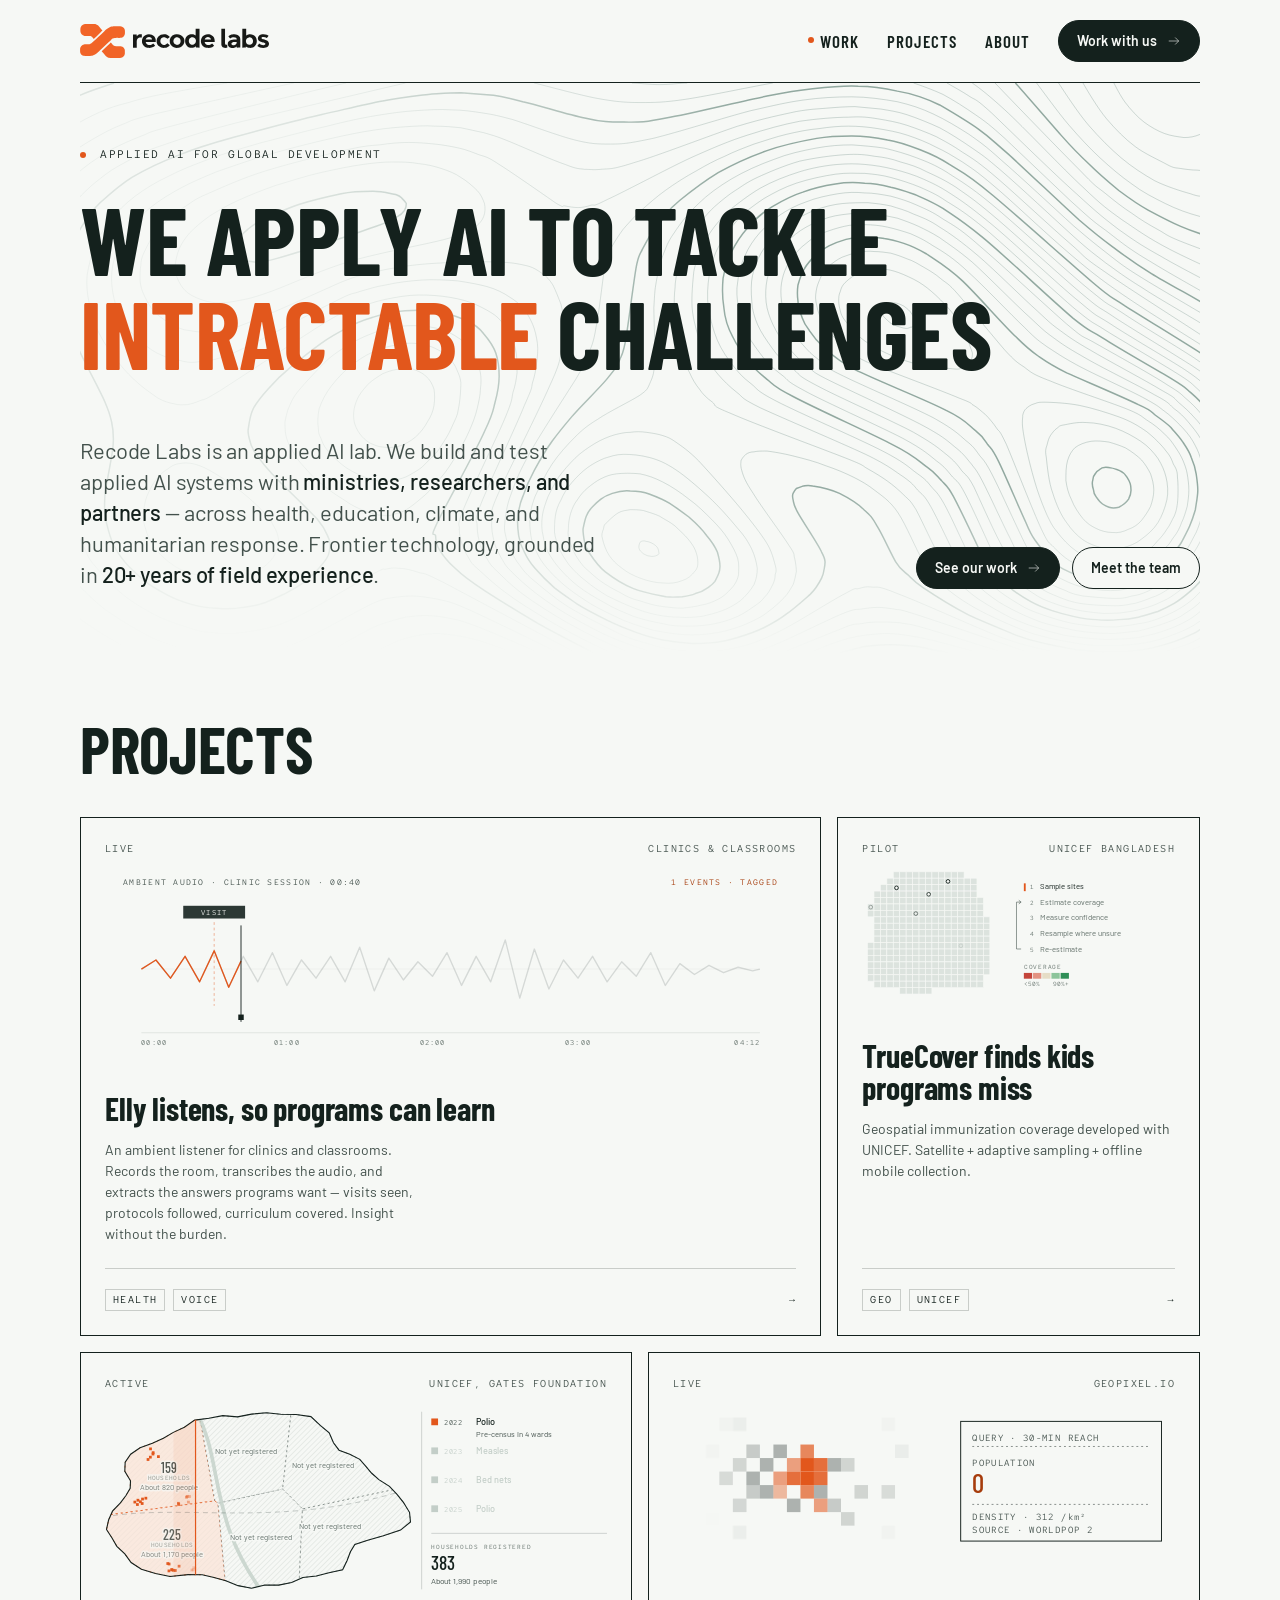
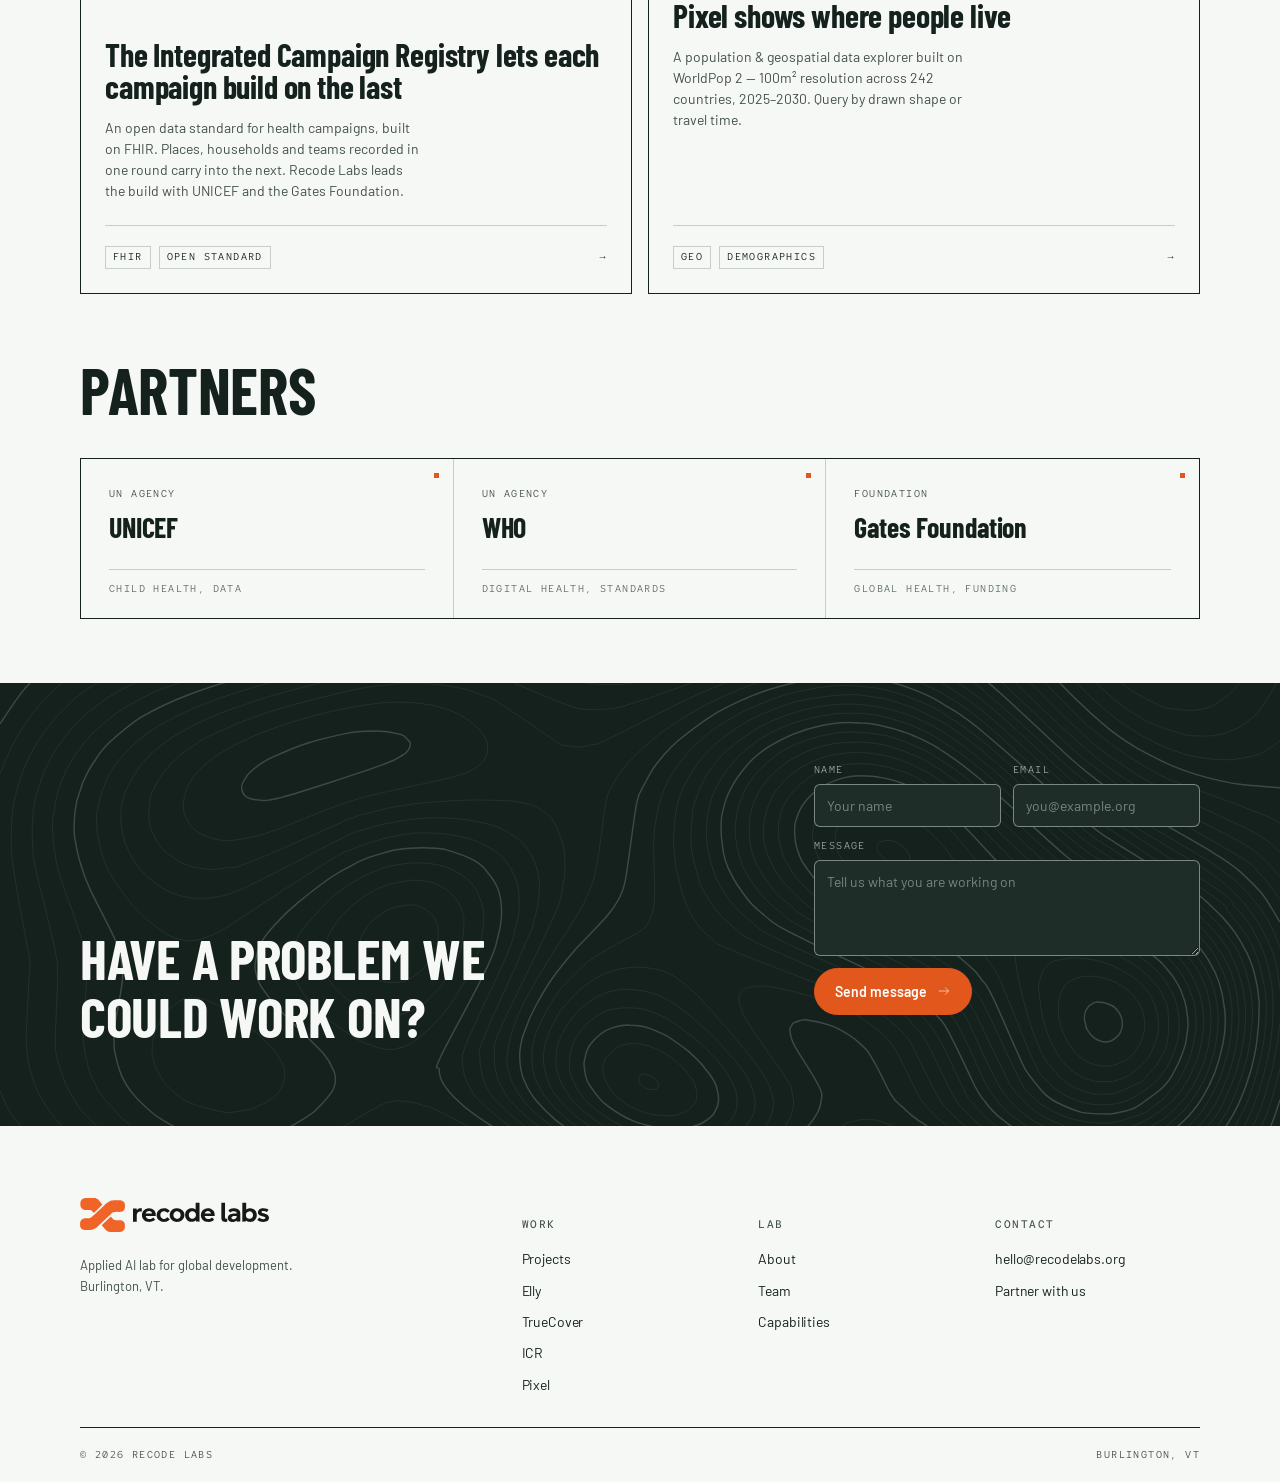
<file: index.html>
<!doctype html>
<html lang="en">
<head>
<meta charset="utf-8">
<meta name="viewport" content="width=device-width, initial-scale=1">
<title>Recode Labs — Applied AI for global development</title>
<meta name="description" content="Recode Labs is an applied AI lab. We build and test applied AI systems with ministries, researchers, and partners — across health, education, climate, and humanitarian response.">
<link rel="icon" href="assets/favicon.svg" type="image/svg+xml">
<link rel="apple-touch-icon" href="assets/apple-touch-icon.png">
<link rel="stylesheet" href="tokens.css?v=2026-10-20e">
<link rel="stylesheet" href="site.css?v=2026-10-20e">
<style>
  /* HERO */
  .hero { padding: 64px 0; position: relative; }
  .hero .eyebrow { display: flex; gap: 14px; align-items: center; margin-bottom: 28px; font-family: var(--font-mono); font-size: 11px; letter-spacing: 0.14em; text-transform: uppercase; }
  .hero .eyebrow .dot { width: 6px; height: 6px; background: var(--signal-500); }
  .hero h1 { font-family: var(--font-display); font-weight: 700; font-size: 96px; line-height: 0.98; letter-spacing: -0.005em; max-width: 1100px; text-transform: uppercase; }
  .hero h1 .acc { color: var(--signal-500); }
  .hero .sub { display: grid; grid-template-columns: 1fr 1fr; gap: 48px; margin-top: 56px; align-items: end; }
  .hero .lede { font-size: 22px; line-height: 1.4; max-width: 52ch; color: var(--color-text-secondary); letter-spacing: -0.005em; }
  .hero .lede strong { color: var(--ink-900); font-weight: 500; }
  .hero .cta { display: flex; gap: 12px; align-items: center; justify-self: end; }
  .hero .plates { top: 64px; }

  /* Ticker */
  .ticker { display: flex; align-items: center; gap: 32px; padding: 16px 0; border-bottom: 1px solid var(--color-line-hairline); font-family: var(--font-mono); font-size: 11px; letter-spacing: 0.12em; text-transform: uppercase; color: var(--color-text-secondary); overflow: hidden; }
  .ticker .pair { display: flex; gap: 10px; align-items: center; white-space: nowrap; }
  .ticker .pair .k { color: var(--color-text-caption); }
  .ticker .pair .v { color: var(--ink-900); font-variant-numeric: tabular-nums; }
  .ticker .dot { width: 5px; height: 5px; background: var(--signal-500); }

  /* SECTION */
  .section { padding: 64px 0; border-bottom: 1px solid var(--color-line-hairline); }
  .section-h { display: grid; grid-template-columns: 1fr auto; gap: 12px 40px; align-items: end; margin-bottom: 36px; }
  .section-h .lbl { grid-column: 1 / -1; font-family: var(--font-mono); font-size: 11px; letter-spacing: 0.14em; text-transform: uppercase; color: var(--color-text-secondary); padding-bottom: 12px; border-bottom: 1px solid var(--color-line-hairline); }
  .section-h h2 { font-family: var(--font-display); font-weight: 700; font-size: 64px; line-height: 1; letter-spacing: -0.005em; text-transform: uppercase; }
  .section-h h2 .acc { color: var(--signal-500); }
  .section-h .rt { justify-self: end; text-align: right; font-family: var(--font-mono); font-size: 11px; letter-spacing: 0.12em; text-transform: uppercase; color: var(--color-text-secondary); }

  /* Work grid */
  .work-grid { display: grid; grid-template-columns: repeat(12, 1fr); gap: 16px; }
  .proj { position: relative; border: 1px solid var(--ink-900); background: var(--bone-50); padding: 24px; min-height: 380px; display: flex; flex-direction: column; text-decoration: none; color: inherit; }
  .proj .tl,.proj .tr,.proj .bl,.proj .br { position: absolute; width: 10px; height: 10px; border: 0 solid var(--ink-900); }
  .proj .tl { top: -1px; left: -1px; border-top-width: 1px; border-left-width: 1px; }
  .proj .tr { top: -1px; right: -1px; border-top-width: 1px; border-right-width: 1px; }
  .proj .bl { bottom: -1px; left: -1px; border-bottom-width: 1px; border-left-width: 1px; }
  .proj .br { bottom: -1px; right: -1px; border-bottom-width: 1px; border-right-width: 1px; }
  .proj .spec { display: flex; justify-content: space-between; font-family: var(--font-mono); font-size: 10px; letter-spacing: 0.14em; text-transform: uppercase; color: var(--color-text-secondary); }
  .proj h3 { font-family: var(--font-display); font-weight: 700; font-size: 32px; line-height: 1.02; letter-spacing: -0.005em; margin-top: 36px; }
  .proj h3 .acc { color: var(--signal-500); }
  .proj p { font-size: 14px; color: var(--color-text-secondary); line-height: 1.5; margin-top: 14px; margin-bottom: 24px; max-width: 40ch; }
  .proj .foot { margin-top: auto; padding-top: 20px; border-top: 1px solid var(--color-line-hairline); display: flex; justify-content: space-between; align-items: center; font-family: var(--font-mono); font-size: 10px; letter-spacing: 0.14em; text-transform: uppercase; color: var(--color-text-secondary); }
  .proj .foot .tags { display: flex; gap: 8px; }
  .proj .foot .tags .t { border: 1px solid var(--color-line-hairline); padding: 3px 7px; color: var(--ink-900); }
  .proj .foot .arr { color: var(--ink-900); }
  .proj.big { grid-column: span 8; }
  .proj.sm  { grid-column: span 4; }
  .proj.mid { grid-column: span 6; }
  .proj .visual { margin-top: 12px; }


  /* Partners */
  .partners { padding: 0 0 64px; }
  .partners .intro { font-size: 17px; line-height: 1.55; color: var(--color-text-secondary); max-width: 64ch; margin-top: 4px; }
  .partners .intro strong { color: var(--ink-900); font-weight: 500; }
  .partners-grid { display: grid; grid-template-columns: repeat(3, 1fr); border: 1px solid var(--ink-900); margin-top: 24px; }
  .partner { padding: 28px 28px 22px; border-right: 1px solid var(--color-line-hairline); display: flex; flex-direction: column; gap: 8px; position: relative; }
  .partner:last-child { border-right: none; }
  .partner .row1 { display: flex; justify-content: space-between; align-items: center; font-family: var(--font-mono); font-size: 10px; letter-spacing: 0.14em; text-transform: uppercase; color: var(--color-text-secondary); }
  .partner .row1 .n { color: var(--signal-500); font-weight: 500; }
  .partner .name { font-family: var(--font-display); font-weight: 700; font-size: 28px; line-height: 1.05; letter-spacing: -0.005em; margin-top: 4px; }
  .partner .role { font-family: var(--font-mono); font-size: 10px; letter-spacing: 0.14em; text-transform: uppercase; color: var(--color-text-caption); margin-top: 18px; padding-top: 12px; border-top: 1px solid var(--color-line-hairline); }
  .partner.live::after { content: ''; position: absolute; top: 14px; right: 14px; width: 5px; height: 5px; background: var(--signal-500); }
  .partners .footnote { font-family: var(--font-mono); font-size: 10px; letter-spacing: 0.14em; text-transform: uppercase; color: var(--color-text-caption); margin-top: 18px; padding-top: 12px; border-top: 1px solid var(--color-line-hairline); }

  /* Manifesto */
  .manifesto { display: grid; grid-template-columns: 1fr 1.4fr; gap: 48px; padding: 96px 0; align-items: start; border-bottom: 1px solid var(--color-line-hairline); }
  .manifesto .side { font-family: var(--font-mono); font-size: 11px; letter-spacing: 0.14em; text-transform: uppercase; color: var(--color-text-secondary); }
  .manifesto .body { font-family: var(--font-display); font-weight: 600; font-size: 48px; line-height: 1.1; letter-spacing: -0.005em; max-width: 22ch; }
  .manifesto .body .acc { color: var(--signal-500); }
  .manifesto .rule { margin-top: 24px; height: 1px; background: var(--ink-900); width: 100%; }
  .manifesto ol { list-style: none; padding: 0; margin: 0; counter-reset: m; }
  .manifesto ol li { counter-increment: m; padding: 20px 0; border-bottom: 1px solid var(--color-line-hairline); display: grid; grid-template-columns: 60px 1fr; gap: 24px; }
  .manifesto ol li::before { content: counter(m, decimal-leading-zero); font-family: var(--font-mono); font-size: 12px; letter-spacing: 0.1em; color: var(--signal-500); padding-top: 4px; }
  .manifesto ol li h4 { font-family: var(--font-sans); font-size: 18px; font-weight: 500; letter-spacing: -0.01em; margin-bottom: 4px; }
  .manifesto ol li p { font-size: 15px; color: var(--color-text-secondary); line-height: 1.5; }

  /* Quote */
  .quote-wrap { padding: 120px 0; border-bottom: 1px solid var(--color-line-hairline); }
  .quote-grid { display: grid; grid-template-columns: 220px 1fr; gap: 48px; }
  .quote-body { font-family: var(--font-display); font-weight: 600; font-size: 44px; line-height: 1.18; letter-spacing: -0.005em; }
  .quote-body .mark { color: var(--signal-500); }
  .quote-body .acc { color: var(--signal-500); }
  .quote-attrib { display: flex; align-items: center; gap: 14px; margin-top: 32px; padding-top: 16px; border-top: 1px solid var(--color-line-hairline); }
  .quote-avatar { width: 44px; height: 44px; background: var(--bone-100); border: 1px solid var(--ink-900); display: grid; place-items: center; font-family: var(--font-display); font-weight: 700; font-size: 22px; }

  /* CTA */
  .cta-block { background: var(--ink-900); color: var(--bone-50); padding: 80px 0; position: relative; }
  .cta-block .grid { position: absolute; inset: 0; pointer-events: none; }
  .cta-block .wrap { position: relative; z-index: 1; display: grid; grid-template-columns: 1fr auto; gap: 48px; align-items: end; }
  .cta-block .lbl { font-family: var(--font-mono); font-size: 11px; letter-spacing: 0.14em; text-transform: uppercase; color: var(--ink-400); display: flex; align-items: center; gap: 10px; }
  .cta-block .lbl .dot { width: 6px; height: 6px; background: var(--signal-500); }
  .cta-block h2 { font-family: var(--font-display); font-weight: 700; font-size: 56px; line-height: 1.05; letter-spacing: -0.005em; margin-top: 20px; max-width: 18ch; text-transform: uppercase; }
  .cta-block h2 .acc { color: var(--signal-500); }
  .cta-block .buttons { display: flex; gap: 12px; }
  .cta-block .buttons .btn { background: var(--signal-500); border-color: var(--signal-500); color: #fff; padding: 14px 20px; font-size: 14px; }
  .cta-block .buttons .btn.ghost { background: transparent; color: var(--bone-50); border-color: var(--bone-50); }
  .contact-form { width: min(420px, 100%); display: grid; gap: 12px; }
  .contact-form .row { display: grid; grid-template-columns: 1fr 1fr; gap: 12px; }
  .contact-form label { display: grid; gap: 6px; font-family: var(--font-mono); font-size: 10px; letter-spacing: 0.14em; text-transform: uppercase; color: var(--ink-300); }
  .contact-form input,
  .contact-form textarea {
    width: 100%;
    box-sizing: border-box;
    border: 1px solid rgba(238,242,238,0.46);
    border-radius: 6px;
    background: #1E2D28;
    color: var(--bone-50);
    font: 14px/1.4 var(--font-sans);
    padding: 11px 12px;
  }
  .contact-form textarea { min-height: 96px; resize: vertical; }
  .contact-form input::placeholder,
  .contact-form textarea::placeholder { color: var(--ink-300); opacity: 0.72; }
  .contact-form input:focus,
  .contact-form textarea:focus { outline: 2px solid var(--signal-500); outline-offset: 1px; border-color: var(--signal-500); }
  .contact-form .hp { position: absolute; left: -9999px; width: 1px; height: 1px; overflow: hidden; }
  .contact-form .btn[disabled] { opacity: 0.6; cursor: progress; }
  .contact-form .form-status { margin: 0; font-size: 14px; color: var(--bone-50); min-height: 1.4em; }
  .contact-form .form-status.is-error { color: #F2B8A8; }
  .contact-form .btn { justify-self: start; background: var(--signal-500); border-color: var(--signal-500); color: #fff; padding: 14px 20px; font-size: 14px; }

  /* Footer */
  .foot-big { padding: 72px 0 32px; }
  .foot-big .cols { display: grid; grid-template-columns: 2fr 1fr 1fr 1fr; gap: 32px; }
  .foot-big h5 { font-family: var(--font-mono); font-size: 11px; letter-spacing: 0.14em; text-transform: uppercase; color: var(--color-text-secondary); margin-bottom: 14px; font-weight: 500; }
  .foot-big ul { list-style: none; padding: 0; margin: 0; display: flex; flex-direction: column; gap: 8px; }
  .foot-big a { color: var(--ink-900); text-decoration: none; font-size: 14px; letter-spacing: -0.01em; }
  .foot-big a:hover { color: var(--signal-500); }

  /* RESPONSIVE */
  @media (max-width: 960px) {
    .hero { padding: 48px 0; }
    .hero h1 { font-size: 64px; }
    .hero .lede { font-size: 18px; }
    .hero .sub { grid-template-columns: 1fr; gap: 28px; margin-top: 36px; align-items: start; }
    .hero .cta { justify-self: start; flex-wrap: wrap; }
    .section { padding: 48px 0; }
    .section-h { grid-template-columns: 1fr; margin-bottom: 28px; }
    .section-h h2 { font-size: 44px; white-space: normal; }
    .section-h .rt { justify-self: start; text-align: left; }
    .work-grid { grid-template-columns: repeat(6, 1fr); }
    .proj.big, .proj.sm, .proj.mid { grid-column: span 6; }
    .partners { padding: 0 0 48px; }
    .partners-grid { grid-template-columns: 1fr; }
    .partner { border-right: none; border-bottom: 1px solid var(--color-line-hairline); }
    .partner:last-child { border-bottom: none; }
    .cta-block { padding: 56px 0; }
    .cta-block .wrap { grid-template-columns: 1fr; gap: 24px; align-items: start; }
    .cta-block h2 { font-size: 40px; }
    .cta-block .buttons { flex-wrap: wrap; }
    .contact-form { width: 100%; }
    .foot-big .cols { grid-template-columns: 1fr 1fr; gap: 28px; }
  }
  @media (max-width: 640px) {
    .hero { padding: 32px 0; }
    .hero h1 { font-size: 44px; line-height: 1.02; }
    .hero .lede { font-size: 16px; }
    .hero .eyebrow { font-size: 10px; flex-wrap: wrap; margin-bottom: 20px; }
    .hero .cta { gap: 8px; }
    .hero .cta .btn { font-size: 12px; padding: 9px 12px; }
    .section { padding: 40px 0; }
    .section-h h2 { font-size: 32px; }
    .work-grid { grid-template-columns: 1fr; }
    .proj.big, .proj.sm, .proj.mid { grid-column: 1 / -1; min-height: 280px; padding: 18px; }
    .proj h3 { font-size: 24px; margin-top: 24px; }
    .proj p { font-size: 13px; }
    .proj .visual { margin-top: 8px; }
    .partners { padding: 0 0 32px; }
    .cta-block { padding: 40px 0; }
    .cta-block h2 { font-size: 28px; }
    .cta-block .buttons .btn { padding: 10px 14px; font-size: 12px; }
    .contact-form .row { grid-template-columns: 1fr; }
    .contact-form .btn { padding: 10px 14px; font-size: 12px; }
    .foot-big { padding: 48px 0 24px; }
    .foot-big .cols { grid-template-columns: 1fr; gap: 24px; }
  }
</style>
</head>
<body>
<div style="display:none"><svg xmlns="http://www.w3.org/2000/svg"><use href="assets/icons.svg"></use></svg></div>

<div class="wrap">

  <!-- NAV -->
  <nav class="nav">
    <div class="brand">
      <a href="index.html" class="logo-link">
        <img class="logo" src="assets/recodelabs-lockup.svg" alt="Recode Labs">
      </a>
    </div>
    <div class="navlinks">
      <a href="index.html" class="active">Work</a>
      <a href="projects.html">Projects</a>
      <a href="about.html">About</a>
      <a class="btn" href="#contact">Work with us <svg width="14" height="14"><use href="assets/icons.svg#rl-arrow"></use></svg></a>
    </div>
  </nav>

  <!-- HERO -->
  <section class="hero contours">
    <div class="eyebrow">
      <span class="dot"></span>
      <span>APPLIED AI FOR GLOBAL DEVELOPMENT</span>
    </div>
    <h1>We apply AI to tackle <span class="acc">intractable</span> challenges</h1>
    <div class="sub">
      <p class="lede">Recode Labs is an applied AI lab. We build and test applied AI systems with <strong>ministries, researchers, and partners</strong> — across health, education, climate, and humanitarian response. Frontier technology, grounded in <strong>20+ years of field experience</strong>.</p>
      <div class="cta">
        <a class="btn" href="projects.html">See our work <svg width="14" height="14"><use href="assets/icons.svg#rl-arrow"></use></svg></a>
        <a class="btn ghost" href="about.html">Meet the team</a>
      </div>
    </div>
  </section>

  <!-- Work -->
  <section class="section" style="border-bottom: none;">
    <div class="section-h">
      <h2>Projects</h2>
    </div>

    <div class="work-grid">
      <!-- Big: Elly -->
      <a class="proj big" href="projects.html#elly">
        <span class="tl"></span><span class="tr"></span><span class="bl"></span><span class="br"></span>
        <div class="spec"><span>LIVE</span><span>CLINICS &amp; CLASSROOMS</span></div>
        <div class="visual">
          <svg viewBox="0 0 760 200" width="100%" data-anim="elly">
            <!-- Top label -->
            <text x="20" y="18" font-family="Red Hat Mono" font-size="9" letter-spacing="1.4" fill="#43514C">AMBIENT AUDIO · CLINIC SESSION · <tspan data-clock>04:12</tspan></text>
            <text x="740" y="18" text-anchor="end" font-family="Red Hat Mono" font-size="9" letter-spacing="1.4" fill="#A63C0C"><tspan data-event-count>4</tspan> EVENTS · TAGGED</text>

            <!-- Faint baseline -->
            <line x1="40" y1="110" x2="720" y2="110" stroke="rgba(20,33,29,0.08)" stroke-width="0.5"/>

            <!-- Audio waveform: full session in grey, processed portion in signal -->
            <path d="M 40 110 L 56 100 L 72 120 L 88 96 L 104 124 L 120 90 L 136 130 L 152 96 L 168 124 L 184 92 L 200 128 L 216 100 L 232 120 L 248 96 L 264 124 L 280 86 L 296 134 L 312 98 L 328 122 L 344 102 L 360 118 L 376 92 L 392 128 L 408 96 L 424 124 L 440 78 L 456 142 L 472 88 L 488 132 L 504 100 L 520 120 L 536 96 L 552 124 L 568 102 L 584 118 L 600 92 L 616 128 L 632 104 L 648 116 L 664 106 L 680 114 L 696 108 L 712 112 L 720 110" fill="none" stroke="rgba(20,33,29,0.14)" stroke-width="1.5" stroke-linejoin="round"/>
            <path data-wave d="M 40 110 L 56 100 L 72 120 L 88 96 L 104 124 L 120 90 L 136 130 L 152 96 L 168 124 L 184 92 L 200 128 L 216 100 L 232 120 L 248 96 L 264 124 L 280 86 L 296 134 L 312 98 L 328 122 L 344 102 L 360 118 L 376 92 L 392 128 L 408 96 L 424 124 L 440 78 L 456 142 L 472 88 L 488 132 L 504 100 L 520 120 L 536 96 L 552 124 L 568 102 L 584 118 L 600 92 L 616 128 L 632 104 L 648 116 L 664 106 L 680 114 L 696 108 L 712 112 L 720 110" fill="none" stroke="#E2571C" stroke-width="1.5" stroke-linejoin="round"/>

            <!-- Event markers: tagged moments in the session -->
            <g data-event data-x="120">
              <line x1="120" y1="58" x2="120" y2="150" stroke="#E2571C" stroke-width="0.75" stroke-dasharray="3 3" opacity="0.7"/>
              <rect x="86" y="40" width="68" height="14" fill="#14211D"/>
              <text x="120" y="50" text-anchor="middle" font-family="Red Hat Mono" font-size="8" letter-spacing="1.4" fill="#F6F8F5">VISIT</text>
            </g>
            <g data-event data-x="280">
              <line x1="280" y1="58" x2="280" y2="150" stroke="#E2571C" stroke-width="0.75" stroke-dasharray="3 3" opacity="0.7"/>
              <rect x="246" y="40" width="68" height="14" fill="#14211D"/>
              <text x="280" y="50" text-anchor="middle" font-family="Red Hat Mono" font-size="8" letter-spacing="1.4" fill="#F6F8F5">VITALS</text>
            </g>
            <g data-event data-x="440">
              <line x1="440" y1="54" x2="440" y2="156" stroke="#E2571C" stroke-width="0.75" stroke-dasharray="3 3" opacity="0.7"/>
              <rect x="402" y="36" width="76" height="14" fill="#E2571C"/>
              <text x="440" y="46" text-anchor="middle" font-family="Red Hat Mono" font-size="8" letter-spacing="1.4" fill="#F6F8F5">STOCK-OUT</text>
            </g>
            <g data-event data-x="600">
              <line x1="600" y1="58" x2="600" y2="150" stroke="#E2571C" stroke-width="0.75" stroke-dasharray="3 3" opacity="0.7"/>
              <rect x="566" y="40" width="68" height="14" fill="#14211D"/>
              <text x="600" y="50" text-anchor="middle" font-family="Red Hat Mono" font-size="8" letter-spacing="1.4" fill="#F6F8F5">PATIENT Q</text>
            </g>

            <!-- Playhead (animated by assets/motion.js) -->
            <g data-playhead opacity="0">
              <line x1="0" y1="62" x2="0" y2="168" stroke="#14211D" stroke-width="1"/>
              <rect x="-3" y="160" width="6" height="6" fill="#14211D"/>
            </g>

            <!-- Time axis -->
            <line x1="40" y1="180" x2="720" y2="180" stroke="rgba(20,33,29,0.2)" stroke-width="0.5"/>
            <g font-family="Red Hat Mono" font-size="8" letter-spacing="1.2" fill="#5F6D67">
              <text x="40" y="194">00:00</text>
              <text x="200" y="194" text-anchor="middle">01:00</text>
              <text x="360" y="194" text-anchor="middle">02:00</text>
              <text x="520" y="194" text-anchor="middle">03:00</text>
              <text x="720" y="194" text-anchor="end">04:12</text>
            </g>
          </svg>
        </div>
        <h3>Elly listens, so programs can learn</h3>
        <p>An ambient listener for clinics and classrooms. Records the room, transcribes the audio, and extracts the answers programs want — visits seen, protocols followed, curriculum covered. Insight without the burden.</p>
        <div class="foot">
          <div class="tags"><span class="t">HEALTH</span><span class="t">VOICE</span></div>
          <div class="arr">→</div>
        </div>
      </a>

      <!-- Small: TrueCover -->
      <a class="proj sm" href="projects.html#truecover">
        <span class="tl"></span><span class="tr"></span><span class="bl"></span><span class="br"></span>
        <div class="spec"><span>PILOT</span><span>UNICEF BANGLADESH</span></div>
        <div class="visual">
          <svg viewBox="0 0 340 140" width="100%" data-anim="truecover" data-ramp="#C4453B,#E39382,#E6DDC6,#8CC49A,#2F8F57">
          <g data-cells>
          <rect x="34" y="3" width="7" height="7" fill="#8CC49A" stroke="#F6F8F5" stroke-width="0.70" data-c1="3" data-c2="3" data-w="0.28"/>
          <rect x="41" y="3" width="7" height="7" fill="#8CC49A" stroke="#F6F8F5" stroke-width="0.70" data-c1="4" data-c2="3" data-w="0.32"/>
          <rect x="48" y="3" width="7" height="7" fill="#2F8F57" stroke="#F6F8F5" stroke-width="0.70" data-c1="2" data-c2="4" data-w="0.40"/>
          <rect x="55" y="3" width="7" height="7" fill="#8CC49A" stroke="#F6F8F5" stroke-width="0.70" data-c1="4" data-c2="3" data-w="0.51"/>
          <rect x="62" y="3" width="7" height="7" fill="#8CC49A" stroke="#F6F8F5" stroke-width="0.70" data-c1="4" data-c2="3" data-w="0.45"/>
          <rect x="69" y="3" width="7" height="7" fill="#8CC49A" stroke="#F6F8F5" stroke-width="0.70" data-c1="2" data-c2="3" data-w="0.42"/>
          <rect x="76" y="3" width="7" height="7" fill="#8CC49A" stroke="#F6F8F5" stroke-width="0.70" data-c1="4" data-c2="3" data-w="0.32"/>
          <rect x="83" y="3" width="7" height="7" fill="#8CC49A" stroke="#F6F8F5" stroke-width="0.70" data-c1="4" data-c2="3" data-w="0.20"/>
          <rect x="90" y="3" width="7" height="7" fill="#8CC49A" stroke="#F6F8F5" stroke-width="0.70" data-c1="3" data-c2="3" data-w="0.14"/>
          <rect x="97" y="3" width="7" height="7" fill="#8CC49A" stroke="#F6F8F5" stroke-width="0.70" data-c1="3" data-c2="3" data-w="0.20"/>
          <rect x="104" y="3" width="7" height="7" fill="#8CC49A" stroke="#F6F8F5" stroke-width="0.70" data-c1="3" data-c2="3" data-w="0.32"/>
          <rect x="27" y="10" width="7" height="7" fill="#8CC49A" stroke="#F6F8F5" stroke-width="0.70" data-c1="3" data-c2="3" data-w="0.20"/>
          <rect x="34" y="10" width="7" height="7" fill="#8CC49A" stroke="#F6F8F5" stroke-width="0.70" data-c1="4" data-c2="3" data-w="0.14"/>
          <rect x="41" y="10" width="7" height="7" fill="#8CC49A" stroke="#F6F8F5" stroke-width="0.70" data-c1="4" data-c2="3" data-w="0.20"/>
          <rect x="48" y="10" width="7" height="7" fill="#8CC49A" stroke="#F6F8F5" stroke-width="0.70" data-c1="3" data-c2="3" data-w="0.32"/>
          <rect x="55" y="10" width="7" height="7" fill="#8CC49A" stroke="#F6F8F5" stroke-width="0.70" data-c1="3" data-c2="3" data-w="0.40"/>
          <rect x="62" y="10" width="7" height="7" fill="#8CC49A" stroke="#F6F8F5" stroke-width="0.70" data-c1="3" data-c2="3" data-w="0.32"/>
          <rect x="69" y="10" width="7" height="7" fill="#2F8F57" stroke="#F6F8F5" stroke-width="0.70" data-c1="3" data-c2="4" data-w="0.28"/>
          <rect x="76" y="10" width="7" height="7" fill="#8CC49A" stroke="#F6F8F5" stroke-width="0.70" data-c1="3" data-c2="3" data-w="0.28"/>
          <rect x="83" y="10" width="7" height="7" fill="#8CC49A" stroke="#F6F8F5" stroke-width="0.70" data-c1="3" data-c2="3" data-w="0.14"/>
          <rect x="90" y="10" width="7" height="7" fill="#2F8F57" stroke="#F6F8F5" stroke-width="0.70" data-c1="4" data-c2="4" data-w="0.00"/>
          <rect x="97" y="10" width="7" height="7" fill="#8CC49A" stroke="#F6F8F5" stroke-width="0.70" data-c1="3" data-c2="3" data-w="0.14"/>
          <rect x="104" y="10" width="7" height="7" fill="#8CC49A" stroke="#F6F8F5" stroke-width="0.70" data-c1="3" data-c2="3" data-w="0.28"/>
          <rect x="111" y="10" width="7" height="7" fill="#8CC49A" stroke="#F6F8F5" stroke-width="0.70" data-c1="2" data-c2="3" data-w="0.42"/>
          <rect x="118" y="10" width="7" height="7" fill="#8CC49A" stroke="#F6F8F5" stroke-width="0.70" data-c1="3" data-c2="3" data-w="0.57"/>
          <rect x="20" y="17" width="7" height="7" fill="#8CC49A" stroke="#F6F8F5" stroke-width="0.70" data-c1="2" data-c2="3" data-w="0.28"/>
          <rect x="27" y="17" width="7" height="7" fill="#8CC49A" stroke="#F6F8F5" stroke-width="0.70" data-c1="3" data-c2="3" data-w="0.14"/>
          <rect x="34" y="17" width="7" height="7" fill="#8CC49A" stroke="#F6F8F5" stroke-width="0.70" data-c1="3" data-c2="3" data-w="0.00"/>
          <rect x="41" y="17" width="7" height="7" fill="#8CC49A" stroke="#F6F8F5" stroke-width="0.70" data-c1="3" data-c2="3" data-w="0.14"/>
          <rect x="48" y="17" width="7" height="7" fill="#8CC49A" stroke="#F6F8F5" stroke-width="0.70" data-c1="3" data-c2="3" data-w="0.28"/>
          <rect x="55" y="17" width="7" height="7" fill="#8CC49A" stroke="#F6F8F5" stroke-width="0.70" data-c1="3" data-c2="3" data-w="0.32"/>
          <rect x="62" y="17" width="7" height="7" fill="#8CC49A" stroke="#F6F8F5" stroke-width="0.70" data-c1="3" data-c2="3" data-w="0.20"/>
          <rect x="69" y="17" width="7" height="7" fill="#8CC49A" stroke="#F6F8F5" stroke-width="0.70" data-c1="4" data-c2="3" data-w="0.14"/>
          <rect x="76" y="17" width="7" height="7" fill="#8CC49A" stroke="#F6F8F5" stroke-width="0.70" data-c1="3" data-c2="3" data-w="0.20"/>
          <rect x="83" y="17" width="7" height="7" fill="#8CC49A" stroke="#F6F8F5" stroke-width="0.70" data-c1="3" data-c2="3" data-w="0.20"/>
          <rect x="90" y="17" width="7" height="7" fill="#8CC49A" stroke="#F6F8F5" stroke-width="0.70" data-c1="3" data-c2="3" data-w="0.14"/>
          <rect x="97" y="17" width="7" height="7" fill="#8CC49A" stroke="#F6F8F5" stroke-width="0.70" data-c1="3" data-c2="3" data-w="0.20"/>
          <rect x="104" y="17" width="7" height="7" fill="#8CC49A" stroke="#F6F8F5" stroke-width="0.70" data-c1="2" data-c2="3" data-w="0.32"/>
          <rect x="111" y="17" width="7" height="7" fill="#E6DDC6" stroke="#F6F8F5" stroke-width="0.70" data-c1="3" data-c2="2" data-w="0.45"/>
          <rect x="118" y="17" width="7" height="7" fill="#8CC49A" stroke="#F6F8F5" stroke-width="0.70" data-c1="3" data-c2="3" data-w="0.58"/>
          <rect x="13" y="24" width="7" height="7" fill="#8CC49A" stroke="#F6F8F5" stroke-width="0.70" data-c1="3" data-c2="3" data-w="0.32"/>
          <rect x="20" y="24" width="7" height="7" fill="#8CC49A" stroke="#F6F8F5" stroke-width="0.70" data-c1="2" data-c2="3" data-w="0.32"/>
          <rect x="27" y="24" width="7" height="7" fill="#8CC49A" stroke="#F6F8F5" stroke-width="0.70" data-c1="3" data-c2="3" data-w="0.20"/>
          <rect x="34" y="24" width="7" height="7" fill="#8CC49A" stroke="#F6F8F5" stroke-width="0.70" data-c1="2" data-c2="3" data-w="0.14"/>
          <rect x="41" y="24" width="7" height="7" fill="#E6DDC6" stroke="#F6F8F5" stroke-width="0.70" data-c1="2" data-c2="2" data-w="0.20"/>
          <rect x="48" y="24" width="7" height="7" fill="#E6DDC6" stroke="#F6F8F5" stroke-width="0.70" data-c1="2" data-c2="2" data-w="0.32"/>
          <rect x="55" y="24" width="7" height="7" fill="#8CC49A" stroke="#F6F8F5" stroke-width="0.70" data-c1="2" data-c2="3" data-w="0.28"/>
          <rect x="62" y="24" width="7" height="7" fill="#8CC49A" stroke="#F6F8F5" stroke-width="0.70" data-c1="3" data-c2="3" data-w="0.14"/>
          <rect x="69" y="24" width="7" height="7" fill="#8CC49A" stroke="#F6F8F5" stroke-width="0.70" data-c1="3" data-c2="3" data-w="0.00"/>
          <rect x="76" y="24" width="7" height="7" fill="#8CC49A" stroke="#F6F8F5" stroke-width="0.70" data-c1="3" data-c2="3" data-w="0.14"/>
          <rect x="83" y="24" width="7" height="7" fill="#2F8F57" stroke="#F6F8F5" stroke-width="0.70" data-c1="4" data-c2="4" data-w="0.28"/>
          <rect x="90" y="24" width="7" height="7" fill="#8CC49A" stroke="#F6F8F5" stroke-width="0.70" data-c1="2" data-c2="3" data-w="0.28"/>
          <rect x="97" y="24" width="7" height="7" fill="#E6DDC6" stroke="#F6F8F5" stroke-width="0.70" data-c1="2" data-c2="2" data-w="0.32"/>
          <rect x="104" y="24" width="7" height="7" fill="#E6DDC6" stroke="#F6F8F5" stroke-width="0.70" data-c1="2" data-c2="2" data-w="0.40"/>
          <rect x="111" y="24" width="7" height="7" fill="#E39382" stroke="#F6F8F5" stroke-width="0.70" data-c1="1" data-c2="1" data-w="0.51"/>
          <rect x="118" y="24" width="7" height="7" fill="#E6DDC6" stroke="#F6F8F5" stroke-width="0.70" data-c1="1" data-c2="2" data-w="0.58"/>
          <rect x="13" y="31" width="7" height="7" fill="#8CC49A" stroke="#F6F8F5" stroke-width="0.70" data-c1="2" data-c2="3" data-w="0.20"/>
          <rect x="20" y="31" width="7" height="7" fill="#8CC49A" stroke="#F6F8F5" stroke-width="0.70" data-c1="3" data-c2="3" data-w="0.32"/>
          <rect x="27" y="31" width="7" height="7" fill="#E6DDC6" stroke="#F6F8F5" stroke-width="0.70" data-c1="2" data-c2="2" data-w="0.32"/>
          <rect x="34" y="31" width="7" height="7" fill="#E6DDC6" stroke="#F6F8F5" stroke-width="0.70" data-c1="1" data-c2="2" data-w="0.28"/>
          <rect x="41" y="31" width="7" height="7" fill="#E39382" stroke="#F6F8F5" stroke-width="0.70" data-c1="2" data-c2="1" data-w="0.32"/>
          <rect x="48" y="31" width="7" height="7" fill="#E39382" stroke="#F6F8F5" stroke-width="0.70" data-c1="2" data-c2="1" data-w="0.32"/>
          <rect x="55" y="31" width="7" height="7" fill="#E6DDC6" stroke="#F6F8F5" stroke-width="0.70" data-c1="2" data-c2="2" data-w="0.28"/>
          <rect x="62" y="31" width="7" height="7" fill="#8CC49A" stroke="#F6F8F5" stroke-width="0.70" data-c1="2" data-c2="3" data-w="0.20"/>
          <rect x="69" y="31" width="7" height="7" fill="#8CC49A" stroke="#F6F8F5" stroke-width="0.70" data-c1="3" data-c2="3" data-w="0.14"/>
          <rect x="76" y="31" width="7" height="7" fill="#8CC49A" stroke="#F6F8F5" stroke-width="0.70" data-c1="3" data-c2="3" data-w="0.20"/>
          <rect x="83" y="31" width="7" height="7" fill="#8CC49A" stroke="#F6F8F5" stroke-width="0.70" data-c1="3" data-c2="3" data-w="0.32"/>
          <rect x="90" y="31" width="7" height="7" fill="#2F8F57" stroke="#F6F8F5" stroke-width="0.70" data-c1="2" data-c2="4" data-w="0.42"/>
          <rect x="97" y="31" width="7" height="7" fill="#E6DDC6" stroke="#F6F8F5" stroke-width="0.70" data-c1="2" data-c2="2" data-w="0.45"/>
          <rect x="104" y="31" width="7" height="7" fill="#E6DDC6" stroke="#F6F8F5" stroke-width="0.70" data-c1="1" data-c2="2" data-w="0.45"/>
          <rect x="111" y="31" width="7" height="7" fill="#E39382" stroke="#F6F8F5" stroke-width="0.70" data-c1="1" data-c2="1" data-w="0.42"/>
          <rect x="118" y="31" width="7" height="7" fill="#E6DDC6" stroke="#F6F8F5" stroke-width="0.70" data-c1="3" data-c2="2" data-w="0.45"/>
          <rect x="125" y="31" width="7" height="7" fill="#8CC49A" stroke="#F6F8F5" stroke-width="0.70" data-c1="4" data-c2="3" data-w="0.51"/>
          <rect x="6" y="38" width="7" height="7" fill="#2F8F57" stroke="#F6F8F5" stroke-width="0.70" data-c1="4" data-c2="4" data-w="0.00"/>
          <rect x="13" y="38" width="7" height="7" fill="#8CC49A" stroke="#F6F8F5" stroke-width="0.70" data-c1="3" data-c2="3" data-w="0.14"/>
          <rect x="20" y="38" width="7" height="7" fill="#E6DDC6" stroke="#F6F8F5" stroke-width="0.70" data-c1="2" data-c2="2" data-w="0.28"/>
          <rect x="27" y="38" width="7" height="7" fill="#E39382" stroke="#F6F8F5" stroke-width="0.70" data-c1="1" data-c2="1" data-w="0.42"/>
          <rect x="34" y="38" width="7" height="7" fill="#E39382" stroke="#F6F8F5" stroke-width="0.70" data-c1="1" data-c2="1" data-w="0.42"/>
          <rect x="41" y="38" width="7" height="7" fill="#E39382" stroke="#F6F8F5" stroke-width="0.70" data-c1="0" data-c2="1" data-w="0.32"/>
          <rect x="48" y="38" width="7" height="7" fill="#E39382" stroke="#F6F8F5" stroke-width="0.70" data-c1="1" data-c2="1" data-w="0.20"/>
          <rect x="55" y="38" width="7" height="7" fill="#E39382" stroke="#F6F8F5" stroke-width="0.70" data-c1="1" data-c2="1" data-w="0.14"/>
          <rect x="62" y="38" width="7" height="7" fill="#E6DDC6" stroke="#F6F8F5" stroke-width="0.70" data-c1="1" data-c2="2" data-w="0.20"/>
          <rect x="69" y="38" width="7" height="7" fill="#8CC49A" stroke="#F6F8F5" stroke-width="0.70" data-c1="2" data-c2="3" data-w="0.28"/>
          <rect x="76" y="38" width="7" height="7" fill="#8CC49A" stroke="#F6F8F5" stroke-width="0.70" data-c1="3" data-c2="3" data-w="0.32"/>
          <rect x="83" y="38" width="7" height="7" fill="#8CC49A" stroke="#F6F8F5" stroke-width="0.70" data-c1="4" data-c2="3" data-w="0.40"/>
          <rect x="90" y="38" width="7" height="7" fill="#8CC49A" stroke="#F6F8F5" stroke-width="0.70" data-c1="2" data-c2="3" data-w="0.45"/>
          <rect x="97" y="38" width="7" height="7" fill="#E6DDC6" stroke="#F6F8F5" stroke-width="0.70" data-c1="2" data-c2="2" data-w="0.40"/>
          <rect x="104" y="38" width="7" height="7" fill="#8CC49A" stroke="#F6F8F5" stroke-width="0.70" data-c1="2" data-c2="3" data-w="0.32"/>
          <rect x="111" y="38" width="7" height="7" fill="#E6DDC6" stroke="#F6F8F5" stroke-width="0.70" data-c1="1" data-c2="2" data-w="0.28"/>
          <rect x="118" y="38" width="7" height="7" fill="#E6DDC6" stroke="#F6F8F5" stroke-width="0.70" data-c1="2" data-c2="2" data-w="0.32"/>
          <rect x="125" y="38" width="7" height="7" fill="#8CC49A" stroke="#F6F8F5" stroke-width="0.70" data-c1="4" data-c2="3" data-w="0.40"/>
          <rect x="6" y="45" width="7" height="7" fill="#8CC49A" stroke="#F6F8F5" stroke-width="0.70" data-c1="4" data-c2="3" data-w="0.14"/>
          <rect x="13" y="45" width="7" height="7" fill="#8CC49A" stroke="#F6F8F5" stroke-width="0.70" data-c1="3" data-c2="3" data-w="0.20"/>
          <rect x="20" y="45" width="7" height="7" fill="#E6DDC6" stroke="#F6F8F5" stroke-width="0.70" data-c1="2" data-c2="2" data-w="0.32"/>
          <rect x="27" y="45" width="7" height="7" fill="#E39382" stroke="#F6F8F5" stroke-width="0.70" data-c1="1" data-c2="1" data-w="0.45"/>
          <rect x="34" y="45" width="7" height="7" fill="#E39382" stroke="#F6F8F5" stroke-width="0.70" data-c1="1" data-c2="1" data-w="0.42"/>
          <rect x="41" y="45" width="7" height="7" fill="#C4453B" stroke="#F6F8F5" stroke-width="0.70" data-c1="1" data-c2="0" data-w="0.28"/>
          <rect x="48" y="45" width="7" height="7" fill="#E39382" stroke="#F6F8F5" stroke-width="0.70" data-c1="1" data-c2="1" data-w="0.14"/>
          <rect x="55" y="45" width="7" height="7" fill="#E39382" stroke="#F6F8F5" stroke-width="0.70" data-c1="1" data-c2="1" data-w="0.00"/>
          <rect x="62" y="45" width="7" height="7" fill="#E6DDC6" stroke="#F6F8F5" stroke-width="0.70" data-c1="1" data-c2="2" data-w="0.14"/>
          <rect x="69" y="45" width="7" height="7" fill="#8CC49A" stroke="#F6F8F5" stroke-width="0.70" data-c1="2" data-c2="3" data-w="0.28"/>
          <rect x="76" y="45" width="7" height="7" fill="#8CC49A" stroke="#F6F8F5" stroke-width="0.70" data-c1="3" data-c2="3" data-w="0.32"/>
          <rect x="83" y="45" width="7" height="7" fill="#8CC49A" stroke="#F6F8F5" stroke-width="0.70" data-c1="3" data-c2="3" data-w="0.28"/>
          <rect x="90" y="45" width="7" height="7" fill="#8CC49A" stroke="#F6F8F5" stroke-width="0.70" data-c1="4" data-c2="3" data-w="0.32"/>
          <rect x="97" y="45" width="7" height="7" fill="#8CC49A" stroke="#F6F8F5" stroke-width="0.70" data-c1="4" data-c2="3" data-w="0.32"/>
          <rect x="104" y="45" width="7" height="7" fill="#8CC49A" stroke="#F6F8F5" stroke-width="0.70" data-c1="2" data-c2="3" data-w="0.20"/>
          <rect x="111" y="45" width="7" height="7" fill="#E6DDC6" stroke="#F6F8F5" stroke-width="0.70" data-c1="2" data-c2="2" data-w="0.14"/>
          <rect x="118" y="45" width="7" height="7" fill="#8CC49A" stroke="#F6F8F5" stroke-width="0.70" data-c1="2" data-c2="3" data-w="0.20"/>
          <rect x="125" y="45" width="7" height="7" fill="#8CC49A" stroke="#F6F8F5" stroke-width="0.70" data-c1="3" data-c2="3" data-w="0.32"/>
          <rect x="13" y="52" width="7" height="7" fill="#8CC49A" stroke="#F6F8F5" stroke-width="0.70" data-c1="3" data-c2="3" data-w="0.32"/>
          <rect x="20" y="52" width="7" height="7" fill="#8CC49A" stroke="#F6F8F5" stroke-width="0.70" data-c1="4" data-c2="3" data-w="0.40"/>
          <rect x="27" y="52" width="7" height="7" fill="#E6DDC6" stroke="#F6F8F5" stroke-width="0.70" data-c1="2" data-c2="2" data-w="0.51"/>
          <rect x="34" y="52" width="7" height="7" fill="#E39382" stroke="#F6F8F5" stroke-width="0.70" data-c1="1" data-c2="1" data-w="0.45"/>
          <rect x="41" y="52" width="7" height="7" fill="#E39382" stroke="#F6F8F5" stroke-width="0.70" data-c1="1" data-c2="1" data-w="0.32"/>
          <rect x="48" y="52" width="7" height="7" fill="#E39382" stroke="#F6F8F5" stroke-width="0.70" data-c1="1" data-c2="1" data-w="0.20"/>
          <rect x="55" y="52" width="7" height="7" fill="#E39382" stroke="#F6F8F5" stroke-width="0.70" data-c1="1" data-c2="1" data-w="0.14"/>
          <rect x="62" y="52" width="7" height="7" fill="#E6DDC6" stroke="#F6F8F5" stroke-width="0.70" data-c1="2" data-c2="2" data-w="0.20"/>
          <rect x="69" y="52" width="7" height="7" fill="#8CC49A" stroke="#F6F8F5" stroke-width="0.70" data-c1="3" data-c2="3" data-w="0.32"/>
          <rect x="76" y="52" width="7" height="7" fill="#8CC49A" stroke="#F6F8F5" stroke-width="0.70" data-c1="3" data-c2="3" data-w="0.20"/>
          <rect x="83" y="52" width="7" height="7" fill="#8CC49A" stroke="#F6F8F5" stroke-width="0.70" data-c1="4" data-c2="3" data-w="0.14"/>
          <rect x="90" y="52" width="7" height="7" fill="#8CC49A" stroke="#F6F8F5" stroke-width="0.70" data-c1="3" data-c2="3" data-w="0.20"/>
          <rect x="97" y="52" width="7" height="7" fill="#8CC49A" stroke="#F6F8F5" stroke-width="0.70" data-c1="3" data-c2="3" data-w="0.28"/>
          <rect x="104" y="52" width="7" height="7" fill="#8CC49A" stroke="#F6F8F5" stroke-width="0.70" data-c1="2" data-c2="3" data-w="0.14"/>
          <rect x="111" y="52" width="7" height="7" fill="#8CC49A" stroke="#F6F8F5" stroke-width="0.70" data-c1="3" data-c2="3" data-w="0.00"/>
          <rect x="118" y="52" width="7" height="7" fill="#8CC49A" stroke="#F6F8F5" stroke-width="0.70" data-c1="3" data-c2="3" data-w="0.14"/>
          <rect x="125" y="52" width="7" height="7" fill="#8CC49A" stroke="#F6F8F5" stroke-width="0.70" data-c1="3" data-c2="3" data-w="0.28"/>
          <rect x="132" y="52" width="7" height="7" fill="#8CC49A" stroke="#F6F8F5" stroke-width="0.70" data-c1="2" data-c2="3" data-w="0.42"/>
          <rect x="13" y="59" width="7" height="7" fill="#8CC49A" stroke="#F6F8F5" stroke-width="0.70" data-c1="2" data-c2="3" data-w="0.28"/>
          <rect x="20" y="59" width="7" height="7" fill="#E6DDC6" stroke="#F6F8F5" stroke-width="0.70" data-c1="2" data-c2="2" data-w="0.32"/>
          <rect x="27" y="59" width="7" height="7" fill="#E6DDC6" stroke="#F6F8F5" stroke-width="0.70" data-c1="2" data-c2="2" data-w="0.40"/>
          <rect x="34" y="59" width="7" height="7" fill="#E39382" stroke="#F6F8F5" stroke-width="0.70" data-c1="1" data-c2="1" data-w="0.51"/>
          <rect x="41" y="59" width="7" height="7" fill="#E39382" stroke="#F6F8F5" stroke-width="0.70" data-c1="1" data-c2="1" data-w="0.40"/>
          <rect x="48" y="59" width="7" height="7" fill="#E39382" stroke="#F6F8F5" stroke-width="0.70" data-c1="1" data-c2="1" data-w="0.32"/>
          <rect x="55" y="59" width="7" height="7" fill="#E6DDC6" stroke="#F6F8F5" stroke-width="0.70" data-c1="1" data-c2="2" data-w="0.28"/>
          <rect x="62" y="59" width="7" height="7" fill="#E6DDC6" stroke="#F6F8F5" stroke-width="0.70" data-c1="2" data-c2="2" data-w="0.32"/>
          <rect x="69" y="59" width="7" height="7" fill="#8CC49A" stroke="#F6F8F5" stroke-width="0.70" data-c1="3" data-c2="3" data-w="0.28"/>
          <rect x="76" y="59" width="7" height="7" fill="#8CC49A" stroke="#F6F8F5" stroke-width="0.70" data-c1="3" data-c2="3" data-w="0.14"/>
          <rect x="83" y="59" width="7" height="7" fill="#8CC49A" stroke="#F6F8F5" stroke-width="0.70" data-c1="3" data-c2="3" data-w="0.00"/>
          <rect x="90" y="59" width="7" height="7" fill="#8CC49A" stroke="#F6F8F5" stroke-width="0.70" data-c1="3" data-c2="3" data-w="0.14"/>
          <rect x="97" y="59" width="7" height="7" fill="#8CC49A" stroke="#F6F8F5" stroke-width="0.70" data-c1="3" data-c2="3" data-w="0.28"/>
          <rect x="104" y="59" width="7" height="7" fill="#8CC49A" stroke="#F6F8F5" stroke-width="0.70" data-c1="3" data-c2="3" data-w="0.20"/>
          <rect x="111" y="59" width="7" height="7" fill="#8CC49A" stroke="#F6F8F5" stroke-width="0.70" data-c1="3" data-c2="3" data-w="0.14"/>
          <rect x="118" y="59" width="7" height="7" fill="#8CC49A" stroke="#F6F8F5" stroke-width="0.70" data-c1="4" data-c2="3" data-w="0.20"/>
          <rect x="125" y="59" width="7" height="7" fill="#2F8F57" stroke="#F6F8F5" stroke-width="0.70" data-c1="4" data-c2="4" data-w="0.32"/>
          <rect x="132" y="59" width="7" height="7" fill="#8CC49A" stroke="#F6F8F5" stroke-width="0.70" data-c1="3" data-c2="3" data-w="0.28"/>
          <rect x="13" y="66" width="7" height="7" fill="#8CC49A" stroke="#F6F8F5" stroke-width="0.70" data-c1="3" data-c2="3" data-w="0.14"/>
          <rect x="20" y="66" width="7" height="7" fill="#E6DDC6" stroke="#F6F8F5" stroke-width="0.70" data-c1="2" data-c2="2" data-w="0.20"/>
          <rect x="27" y="66" width="7" height="7" fill="#E6DDC6" stroke="#F6F8F5" stroke-width="0.70" data-c1="2" data-c2="2" data-w="0.32"/>
          <rect x="34" y="66" width="7" height="7" fill="#E6DDC6" stroke="#F6F8F5" stroke-width="0.70" data-c1="2" data-c2="2" data-w="0.45"/>
          <rect x="41" y="66" width="7" height="7" fill="#E6DDC6" stroke="#F6F8F5" stroke-width="0.70" data-c1="1" data-c2="2" data-w="0.51"/>
          <rect x="48" y="66" width="7" height="7" fill="#8CC49A" stroke="#F6F8F5" stroke-width="0.70" data-c1="3" data-c2="3" data-w="0.45"/>
          <rect x="55" y="66" width="7" height="7" fill="#E6DDC6" stroke="#F6F8F5" stroke-width="0.70" data-c1="3" data-c2="2" data-w="0.42"/>
          <rect x="62" y="66" width="7" height="7" fill="#E6DDC6" stroke="#F6F8F5" stroke-width="0.70" data-c1="2" data-c2="2" data-w="0.45"/>
          <rect x="69" y="66" width="7" height="7" fill="#8CC49A" stroke="#F6F8F5" stroke-width="0.70" data-c1="2" data-c2="3" data-w="0.32"/>
          <rect x="76" y="66" width="7" height="7" fill="#8CC49A" stroke="#F6F8F5" stroke-width="0.70" data-c1="3" data-c2="3" data-w="0.20"/>
          <rect x="83" y="66" width="7" height="7" fill="#E6DDC6" stroke="#F6F8F5" stroke-width="0.70" data-c1="2" data-c2="2" data-w="0.14"/>
          <rect x="90" y="66" width="7" height="7" fill="#8CC49A" stroke="#F6F8F5" stroke-width="0.70" data-c1="3" data-c2="3" data-w="0.20"/>
          <rect x="97" y="66" width="7" height="7" fill="#E6DDC6" stroke="#F6F8F5" stroke-width="0.70" data-c1="2" data-c2="2" data-w="0.32"/>
          <rect x="104" y="66" width="7" height="7" fill="#8CC49A" stroke="#F6F8F5" stroke-width="0.70" data-c1="3" data-c2="3" data-w="0.28"/>
          <rect x="111" y="66" width="7" height="7" fill="#8CC49A" stroke="#F6F8F5" stroke-width="0.70" data-c1="4" data-c2="3" data-w="0.28"/>
          <rect x="118" y="66" width="7" height="7" fill="#8CC49A" stroke="#F6F8F5" stroke-width="0.70" data-c1="3" data-c2="3" data-w="0.32"/>
          <rect x="125" y="66" width="7" height="7" fill="#8CC49A" stroke="#F6F8F5" stroke-width="0.70" data-c1="3" data-c2="3" data-w="0.20"/>
          <rect x="132" y="66" width="7" height="7" fill="#8CC49A" stroke="#F6F8F5" stroke-width="0.70" data-c1="3" data-c2="3" data-w="0.14"/>
          <rect x="13" y="73" width="7" height="7" fill="#8CC49A" stroke="#F6F8F5" stroke-width="0.70" data-c1="3" data-c2="3" data-w="0.00"/>
          <rect x="20" y="73" width="7" height="7" fill="#8CC49A" stroke="#F6F8F5" stroke-width="0.70" data-c1="3" data-c2="3" data-w="0.14"/>
          <rect x="27" y="73" width="7" height="7" fill="#8CC49A" stroke="#F6F8F5" stroke-width="0.70" data-c1="3" data-c2="3" data-w="0.28"/>
          <rect x="34" y="73" width="7" height="7" fill="#E6DDC6" stroke="#F6F8F5" stroke-width="0.70" data-c1="2" data-c2="2" data-w="0.42"/>
          <rect x="41" y="73" width="7" height="7" fill="#8CC49A" stroke="#F6F8F5" stroke-width="0.70" data-c1="4" data-c2="3" data-w="0.57"/>
          <rect x="48" y="73" width="7" height="7" fill="#E6DDC6" stroke="#F6F8F5" stroke-width="0.70" data-c1="2" data-c2="2" data-w="0.51"/>
          <rect x="55" y="73" width="7" height="7" fill="#8CC49A" stroke="#F6F8F5" stroke-width="0.70" data-c1="4" data-c2="3" data-w="0.45"/>
          <rect x="62" y="73" width="7" height="7" fill="#8CC49A" stroke="#F6F8F5" stroke-width="0.70" data-c1="3" data-c2="3" data-w="0.42"/>
          <rect x="69" y="73" width="7" height="7" fill="#8CC49A" stroke="#F6F8F5" stroke-width="0.70" data-c1="3" data-c2="3" data-w="0.40"/>
          <rect x="76" y="73" width="7" height="7" fill="#8CC49A" stroke="#F6F8F5" stroke-width="0.70" data-c1="2" data-c2="3" data-w="0.32"/>
          <rect x="83" y="73" width="7" height="7" fill="#8CC49A" stroke="#F6F8F5" stroke-width="0.70" data-c1="2" data-c2="3" data-w="0.28"/>
          <rect x="90" y="73" width="7" height="7" fill="#E6DDC6" stroke="#F6F8F5" stroke-width="0.70" data-c1="3" data-c2="2" data-w="0.32"/>
          <rect x="97" y="73" width="7" height="7" fill="#E6DDC6" stroke="#F6F8F5" stroke-width="0.70" data-c1="3" data-c2="2" data-w="0.20"/>
          <rect x="104" y="73" width="7" height="7" fill="#E6DDC6" stroke="#F6F8F5" stroke-width="0.70" data-c1="2" data-c2="2" data-w="0.14"/>
          <rect x="111" y="73" width="7" height="7" fill="#8CC49A" stroke="#F6F8F5" stroke-width="0.70" data-c1="3" data-c2="3" data-w="0.20"/>
          <rect x="118" y="73" width="7" height="7" fill="#8CC49A" stroke="#F6F8F5" stroke-width="0.70" data-c1="2" data-c2="3" data-w="0.28"/>
          <rect x="125" y="73" width="7" height="7" fill="#8CC49A" stroke="#F6F8F5" stroke-width="0.70" data-c1="3" data-c2="3" data-w="0.14"/>
          <rect x="132" y="73" width="7" height="7" fill="#8CC49A" stroke="#F6F8F5" stroke-width="0.70" data-c1="3" data-c2="3" data-w="0.00"/>
          <rect x="6" y="80" width="7" height="7" fill="#8CC49A" stroke="#F6F8F5" stroke-width="0.70" data-c1="2" data-c2="3" data-w="0.20"/>
          <rect x="13" y="80" width="7" height="7" fill="#8CC49A" stroke="#F6F8F5" stroke-width="0.70" data-c1="3" data-c2="3" data-w="0.14"/>
          <rect x="20" y="80" width="7" height="7" fill="#8CC49A" stroke="#F6F8F5" stroke-width="0.70" data-c1="3" data-c2="3" data-w="0.20"/>
          <rect x="27" y="80" width="7" height="7" fill="#8CC49A" stroke="#F6F8F5" stroke-width="0.70" data-c1="4" data-c2="3" data-w="0.32"/>
          <rect x="34" y="80" width="7" height="7" fill="#8CC49A" stroke="#F6F8F5" stroke-width="0.70" data-c1="4" data-c2="3" data-w="0.45"/>
          <rect x="41" y="80" width="7" height="7" fill="#2F8F57" stroke="#F6F8F5" stroke-width="0.70" data-c1="4" data-c2="4" data-w="0.51"/>
          <rect x="48" y="80" width="7" height="7" fill="#8CC49A" stroke="#F6F8F5" stroke-width="0.70" data-c1="4" data-c2="3" data-w="0.40"/>
          <rect x="55" y="80" width="7" height="7" fill="#2F8F57" stroke="#F6F8F5" stroke-width="0.70" data-c1="4" data-c2="4" data-w="0.32"/>
          <rect x="62" y="80" width="7" height="7" fill="#8CC49A" stroke="#F6F8F5" stroke-width="0.70" data-c1="2" data-c2="3" data-w="0.28"/>
          <rect x="69" y="80" width="7" height="7" fill="#E6DDC6" stroke="#F6F8F5" stroke-width="0.70" data-c1="2" data-c2="2" data-w="0.32"/>
          <rect x="76" y="80" width="7" height="7" fill="#E6DDC6" stroke="#F6F8F5" stroke-width="0.70" data-c1="3" data-c2="2" data-w="0.40"/>
          <rect x="83" y="80" width="7" height="7" fill="#E39382" stroke="#F6F8F5" stroke-width="0.70" data-c1="2" data-c2="1" data-w="0.42"/>
          <rect x="90" y="80" width="7" height="7" fill="#E39382" stroke="#F6F8F5" stroke-width="0.70" data-c1="1" data-c2="1" data-w="0.28"/>
          <rect x="97" y="80" width="7" height="7" fill="#E6DDC6" stroke="#F6F8F5" stroke-width="0.70" data-c1="2" data-c2="2" data-w="0.14"/>
          <rect x="104" y="80" width="7" height="7" fill="#E6DDC6" stroke="#F6F8F5" stroke-width="0.70" data-c1="2" data-c2="2" data-w="0.00"/>
          <rect x="111" y="80" width="7" height="7" fill="#8CC49A" stroke="#F6F8F5" stroke-width="0.70" data-c1="3" data-c2="3" data-w="0.14"/>
          <rect x="118" y="80" width="7" height="7" fill="#8CC49A" stroke="#F6F8F5" stroke-width="0.70" data-c1="3" data-c2="3" data-w="0.28"/>
          <rect x="125" y="80" width="7" height="7" fill="#8CC49A" stroke="#F6F8F5" stroke-width="0.70" data-c1="3" data-c2="3" data-w="0.20"/>
          <rect x="132" y="80" width="7" height="7" fill="#8CC49A" stroke="#F6F8F5" stroke-width="0.70" data-c1="3" data-c2="3" data-w="0.14"/>
          <rect x="6" y="87" width="7" height="7" fill="#8CC49A" stroke="#F6F8F5" stroke-width="0.70" data-c1="2" data-c2="3" data-w="0.32"/>
          <rect x="13" y="87" width="7" height="7" fill="#8CC49A" stroke="#F6F8F5" stroke-width="0.70" data-c1="3" data-c2="3" data-w="0.28"/>
          <rect x="20" y="87" width="7" height="7" fill="#8CC49A" stroke="#F6F8F5" stroke-width="0.70" data-c1="4" data-c2="3" data-w="0.32"/>
          <rect x="27" y="87" width="7" height="7" fill="#8CC49A" stroke="#F6F8F5" stroke-width="0.70" data-c1="2" data-c2="3" data-w="0.40"/>
          <rect x="34" y="87" width="7" height="7" fill="#8CC49A" stroke="#F6F8F5" stroke-width="0.70" data-c1="4" data-c2="3" data-w="0.51"/>
          <rect x="41" y="87" width="7" height="7" fill="#8CC49A" stroke="#F6F8F5" stroke-width="0.70" data-c1="2" data-c2="3" data-w="0.45"/>
          <rect x="48" y="87" width="7" height="7" fill="#8CC49A" stroke="#F6F8F5" stroke-width="0.70" data-c1="2" data-c2="3" data-w="0.32"/>
          <rect x="55" y="87" width="7" height="7" fill="#8CC49A" stroke="#F6F8F5" stroke-width="0.70" data-c1="3" data-c2="3" data-w="0.20"/>
          <rect x="62" y="87" width="7" height="7" fill="#8CC49A" stroke="#F6F8F5" stroke-width="0.70" data-c1="3" data-c2="3" data-w="0.14"/>
          <rect x="69" y="87" width="7" height="7" fill="#8CC49A" stroke="#F6F8F5" stroke-width="0.70" data-c1="2" data-c2="3" data-w="0.20"/>
          <rect x="76" y="87" width="7" height="7" fill="#E6DDC6" stroke="#F6F8F5" stroke-width="0.70" data-c1="1" data-c2="2" data-w="0.32"/>
          <rect x="83" y="87" width="7" height="7" fill="#E39382" stroke="#F6F8F5" stroke-width="0.70" data-c1="1" data-c2="1" data-w="0.45"/>
          <rect x="90" y="87" width="7" height="7" fill="#E39382" stroke="#F6F8F5" stroke-width="0.70" data-c1="1" data-c2="1" data-w="0.32"/>
          <rect x="97" y="87" width="7" height="7" fill="#E39382" stroke="#F6F8F5" stroke-width="0.70" data-c1="1" data-c2="1" data-w="0.20"/>
          <rect x="104" y="87" width="7" height="7" fill="#E39382" stroke="#F6F8F5" stroke-width="0.70" data-c1="1" data-c2="1" data-w="0.14"/>
          <rect x="111" y="87" width="7" height="7" fill="#E6DDC6" stroke="#F6F8F5" stroke-width="0.70" data-c1="2" data-c2="2" data-w="0.20"/>
          <rect x="118" y="87" width="7" height="7" fill="#E6DDC6" stroke="#F6F8F5" stroke-width="0.70" data-c1="3" data-c2="2" data-w="0.32"/>
          <rect x="125" y="87" width="7" height="7" fill="#8CC49A" stroke="#F6F8F5" stroke-width="0.70" data-c1="2" data-c2="3" data-w="0.32"/>
          <rect x="132" y="87" width="7" height="7" fill="#8CC49A" stroke="#F6F8F5" stroke-width="0.70" data-c1="3" data-c2="3" data-w="0.28"/>
          <rect x="6" y="94" width="7" height="7" fill="#8CC49A" stroke="#F6F8F5" stroke-width="0.70" data-c1="4" data-c2="3" data-w="0.45"/>
          <rect x="13" y="94" width="7" height="7" fill="#8CC49A" stroke="#F6F8F5" stroke-width="0.70" data-c1="3" data-c2="3" data-w="0.42"/>
          <rect x="20" y="94" width="7" height="7" fill="#8CC49A" stroke="#F6F8F5" stroke-width="0.70" data-c1="2" data-c2="3" data-w="0.45"/>
          <rect x="27" y="94" width="7" height="7" fill="#8CC49A" stroke="#F6F8F5" stroke-width="0.70" data-c1="2" data-c2="3" data-w="0.51"/>
          <rect x="34" y="94" width="7" height="7" fill="#8CC49A" stroke="#F6F8F5" stroke-width="0.70" data-c1="2" data-c2="3" data-w="0.57"/>
          <rect x="41" y="94" width="7" height="7" fill="#8CC49A" stroke="#F6F8F5" stroke-width="0.70" data-c1="4" data-c2="3" data-w="0.42"/>
          <rect x="48" y="94" width="7" height="7" fill="#8CC49A" stroke="#F6F8F5" stroke-width="0.70" data-c1="3" data-c2="3" data-w="0.28"/>
          <rect x="55" y="94" width="7" height="7" fill="#8CC49A" stroke="#F6F8F5" stroke-width="0.70" data-c1="3" data-c2="3" data-w="0.14"/>
          <rect x="62" y="94" width="7" height="7" fill="#E6DDC6" stroke="#F6F8F5" stroke-width="0.70" data-c1="2" data-c2="2" data-w="0.00"/>
          <rect x="69" y="94" width="7" height="7" fill="#E6DDC6" stroke="#F6F8F5" stroke-width="0.70" data-c1="2" data-c2="2" data-w="0.14"/>
          <rect x="76" y="94" width="7" height="7" fill="#E39382" stroke="#F6F8F5" stroke-width="0.70" data-c1="1" data-c2="1" data-w="0.28"/>
          <rect x="83" y="94" width="7" height="7" fill="#E39382" stroke="#F6F8F5" stroke-width="0.70" data-c1="1" data-c2="1" data-w="0.42"/>
          <rect x="90" y="94" width="7" height="7" fill="#E39382" stroke="#F6F8F5" stroke-width="0.70" data-c1="1" data-c2="1" data-w="0.40"/>
          <rect x="97" y="94" width="7" height="7" fill="#E39382" stroke="#F6F8F5" stroke-width="0.70" data-c1="1" data-c2="1" data-w="0.32"/>
          <rect x="104" y="94" width="7" height="7" fill="#E39382" stroke="#F6F8F5" stroke-width="0.70" data-c1="2" data-c2="1" data-w="0.28"/>
          <rect x="111" y="94" width="7" height="7" fill="#E6DDC6" stroke="#F6F8F5" stroke-width="0.70" data-c1="2" data-c2="2" data-w="0.32"/>
          <rect x="118" y="94" width="7" height="7" fill="#8CC49A" stroke="#F6F8F5" stroke-width="0.70" data-c1="2" data-c2="3" data-w="0.32"/>
          <rect x="125" y="94" width="7" height="7" fill="#8CC49A" stroke="#F6F8F5" stroke-width="0.70" data-c1="2" data-c2="3" data-w="0.20"/>
          <rect x="132" y="94" width="7" height="7" fill="#8CC49A" stroke="#F6F8F5" stroke-width="0.70" data-c1="3" data-c2="3" data-w="0.14"/>
          <rect x="6" y="101" width="7" height="7" fill="#8CC49A" stroke="#F6F8F5" stroke-width="0.70" data-c1="4" data-c2="3" data-w="0.58"/>
          <rect x="13" y="101" width="7" height="7" fill="#8CC49A" stroke="#F6F8F5" stroke-width="0.70" data-c1="3" data-c2="3" data-w="0.57"/>
          <rect x="20" y="101" width="7" height="7" fill="#8CC49A" stroke="#F6F8F5" stroke-width="0.70" data-c1="4" data-c2="3" data-w="0.58"/>
          <rect x="27" y="101" width="7" height="7" fill="#8CC49A" stroke="#F6F8F5" stroke-width="0.70" data-c1="1" data-c2="3" data-w="0.63"/>
          <rect x="34" y="101" width="7" height="7" fill="#E6DDC6" stroke="#F6F8F5" stroke-width="0.70" data-c1="2" data-c2="2" data-w="0.58"/>
          <rect x="41" y="101" width="7" height="7" fill="#2F8F57" stroke="#F6F8F5" stroke-width="0.70" data-c1="3" data-c2="4" data-w="0.45"/>
          <rect x="48" y="101" width="7" height="7" fill="#8CC49A" stroke="#F6F8F5" stroke-width="0.70" data-c1="4" data-c2="3" data-w="0.32"/>
          <rect x="55" y="101" width="7" height="7" fill="#8CC49A" stroke="#F6F8F5" stroke-width="0.70" data-c1="3" data-c2="3" data-w="0.20"/>
          <rect x="62" y="101" width="7" height="7" fill="#8CC49A" stroke="#F6F8F5" stroke-width="0.70" data-c1="3" data-c2="3" data-w="0.14"/>
          <rect x="69" y="101" width="7" height="7" fill="#8CC49A" stroke="#F6F8F5" stroke-width="0.70" data-c1="2" data-c2="3" data-w="0.20"/>
          <rect x="76" y="101" width="7" height="7" fill="#E39382" stroke="#F6F8F5" stroke-width="0.70" data-c1="1" data-c2="1" data-w="0.32"/>
          <rect x="83" y="101" width="7" height="7" fill="#E39382" stroke="#F6F8F5" stroke-width="0.70" data-c1="1" data-c2="1" data-w="0.45"/>
          <rect x="90" y="101" width="7" height="7" fill="#E39382" stroke="#F6F8F5" stroke-width="0.70" data-c1="1" data-c2="1" data-w="0.42"/>
          <rect x="97" y="101" width="7" height="7" fill="#E39382" stroke="#F6F8F5" stroke-width="0.70" data-c1="1" data-c2="1" data-w="0.45"/>
          <rect x="104" y="101" width="7" height="7" fill="#E6DDC6" stroke="#F6F8F5" stroke-width="0.70" data-c1="2" data-c2="2" data-w="0.42"/>
          <rect x="111" y="101" width="7" height="7" fill="#E6DDC6" stroke="#F6F8F5" stroke-width="0.70" data-c1="2" data-c2="2" data-w="0.42"/>
          <rect x="118" y="101" width="7" height="7" fill="#8CC49A" stroke="#F6F8F5" stroke-width="0.70" data-c1="3" data-c2="3" data-w="0.28"/>
          <rect x="125" y="101" width="7" height="7" fill="#8CC49A" stroke="#F6F8F5" stroke-width="0.70" data-c1="3" data-c2="3" data-w="0.14"/>
          <rect x="132" y="101" width="7" height="7" fill="#8CC49A" stroke="#F6F8F5" stroke-width="0.70" data-c1="3" data-c2="3" data-w="0.00"/>
          <rect x="6" y="108" width="7" height="7" fill="#8CC49A" stroke="#F6F8F5" stroke-width="0.70" data-c1="3" data-c2="3" data-w="0.72"/>
          <rect x="13" y="108" width="7" height="7" fill="#8CC49A" stroke="#F6F8F5" stroke-width="0.70" data-c1="2" data-c2="3" data-w="0.71"/>
          <rect x="20" y="108" width="7" height="7" fill="#8CC49A" stroke="#F6F8F5" stroke-width="0.70" data-c1="2" data-c2="3" data-w="0.72"/>
          <rect x="27" y="108" width="7" height="7" fill="#8CC49A" stroke="#F6F8F5" stroke-width="0.70" data-c1="4" data-c2="3" data-w="0.76"/>
          <rect x="34" y="108" width="7" height="7" fill="#8CC49A" stroke="#F6F8F5" stroke-width="0.70" data-c1="2" data-c2="3" data-w="0.63"/>
          <rect x="41" y="108" width="7" height="7" fill="#E6DDC6" stroke="#F6F8F5" stroke-width="0.70" data-c1="2" data-c2="2" data-w="0.51"/>
          <rect x="48" y="108" width="7" height="7" fill="#8CC49A" stroke="#F6F8F5" stroke-width="0.70" data-c1="3" data-c2="3" data-w="0.40"/>
          <rect x="55" y="108" width="7" height="7" fill="#8CC49A" stroke="#F6F8F5" stroke-width="0.70" data-c1="3" data-c2="3" data-w="0.32"/>
          <rect x="62" y="108" width="7" height="7" fill="#8CC49A" stroke="#F6F8F5" stroke-width="0.70" data-c1="2" data-c2="3" data-w="0.28"/>
          <rect x="69" y="108" width="7" height="7" fill="#E6DDC6" stroke="#F6F8F5" stroke-width="0.70" data-c1="1" data-c2="2" data-w="0.32"/>
          <rect x="76" y="108" width="7" height="7" fill="#E6DDC6" stroke="#F6F8F5" stroke-width="0.70" data-c1="2" data-c2="2" data-w="0.40"/>
          <rect x="83" y="108" width="7" height="7" fill="#E6DDC6" stroke="#F6F8F5" stroke-width="0.70" data-c1="1" data-c2="2" data-w="0.32"/>
          <rect x="90" y="108" width="7" height="7" fill="#E39382" stroke="#F6F8F5" stroke-width="0.70" data-c1="2" data-c2="1" data-w="0.28"/>
          <rect x="97" y="108" width="7" height="7" fill="#E6DDC6" stroke="#F6F8F5" stroke-width="0.70" data-c1="2" data-c2="2" data-w="0.32"/>
          <rect x="104" y="108" width="7" height="7" fill="#E6DDC6" stroke="#F6F8F5" stroke-width="0.70" data-c1="3" data-c2="2" data-w="0.40"/>
          <rect x="111" y="108" width="7" height="7" fill="#E6DDC6" stroke="#F6F8F5" stroke-width="0.70" data-c1="2" data-c2="2" data-w="0.45"/>
          <rect x="118" y="108" width="7" height="7" fill="#8CC49A" stroke="#F6F8F5" stroke-width="0.70" data-c1="2" data-c2="3" data-w="0.32"/>
          <rect x="125" y="108" width="7" height="7" fill="#8CC49A" stroke="#F6F8F5" stroke-width="0.70" data-c1="3" data-c2="3" data-w="0.20"/>
          <rect x="132" y="108" width="7" height="7" fill="#8CC49A" stroke="#F6F8F5" stroke-width="0.70" data-c1="3" data-c2="3" data-w="0.14"/>
          <rect x="6" y="115" width="7" height="7" fill="#8CC49A" stroke="#F6F8F5" stroke-width="0.70" data-c1="4" data-c2="3" data-w="0.86"/>
          <rect x="13" y="115" width="7" height="7" fill="#8CC49A" stroke="#F6F8F5" stroke-width="0.70" data-c1="3" data-c2="3" data-w="0.85"/>
          <rect x="20" y="115" width="7" height="7" fill="#8CC49A" stroke="#F6F8F5" stroke-width="0.70" data-c1="2" data-c2="3" data-w="0.86"/>
          <rect x="27" y="115" width="7" height="7" fill="#8CC49A" stroke="#F6F8F5" stroke-width="0.70" data-c1="3" data-c2="3" data-w="0.82"/>
          <rect x="34" y="115" width="7" height="7" fill="#8CC49A" stroke="#F6F8F5" stroke-width="0.70" data-c1="3" data-c2="3" data-w="0.71"/>
          <rect x="41" y="115" width="7" height="7" fill="#8CC49A" stroke="#F6F8F5" stroke-width="0.70" data-c1="3" data-c2="3" data-w="0.60"/>
          <rect x="48" y="115" width="7" height="7" fill="#8CC49A" stroke="#F6F8F5" stroke-width="0.70" data-c1="3" data-c2="3" data-w="0.51"/>
          <rect x="55" y="115" width="7" height="7" fill="#8CC49A" stroke="#F6F8F5" stroke-width="0.70" data-c1="4" data-c2="3" data-w="0.45"/>
          <rect x="62" y="115" width="7" height="7" fill="#8CC49A" stroke="#F6F8F5" stroke-width="0.70" data-c1="3" data-c2="3" data-w="0.42"/>
          <rect x="69" y="115" width="7" height="7" fill="#8CC49A" stroke="#F6F8F5" stroke-width="0.70" data-c1="2" data-c2="3" data-w="0.45"/>
          <rect x="76" y="115" width="7" height="7" fill="#8CC49A" stroke="#F6F8F5" stroke-width="0.70" data-c1="3" data-c2="3" data-w="0.32"/>
          <rect x="83" y="115" width="7" height="7" fill="#E6DDC6" stroke="#F6F8F5" stroke-width="0.70" data-c1="2" data-c2="2" data-w="0.20"/>
          <rect x="90" y="115" width="7" height="7" fill="#E6DDC6" stroke="#F6F8F5" stroke-width="0.70" data-c1="2" data-c2="2" data-w="0.14"/>
          <rect x="97" y="115" width="7" height="7" fill="#8CC49A" stroke="#F6F8F5" stroke-width="0.70" data-c1="3" data-c2="3" data-w="0.20"/>
          <rect x="104" y="115" width="7" height="7" fill="#8CC49A" stroke="#F6F8F5" stroke-width="0.70" data-c1="3" data-c2="3" data-w="0.32"/>
          <rect x="111" y="115" width="7" height="7" fill="#E6DDC6" stroke="#F6F8F5" stroke-width="0.70" data-c1="2" data-c2="2" data-w="0.45"/>
          <rect x="118" y="115" width="7" height="7" fill="#E6DDC6" stroke="#F6F8F5" stroke-width="0.70" data-c1="2" data-c2="2" data-w="0.40"/>
          <rect x="125" y="115" width="7" height="7" fill="#8CC49A" stroke="#F6F8F5" stroke-width="0.70" data-c1="2" data-c2="3" data-w="0.32"/>
          <rect x="13" y="122" width="7" height="7" fill="#8CC49A" stroke="#F6F8F5" stroke-width="0.70" data-c1="1" data-c2="3" data-w="0.99"/>
          <rect x="20" y="122" width="7" height="7" fill="#8CC49A" stroke="#F6F8F5" stroke-width="0.70" data-c1="4" data-c2="3" data-w="1.00"/>
          <rect x="27" y="122" width="7" height="7" fill="#8CC49A" stroke="#F6F8F5" stroke-width="0.70" data-c1="3" data-c2="3" data-w="0.91"/>
          <rect x="34" y="122" width="7" height="7" fill="#8CC49A" stroke="#F6F8F5" stroke-width="0.70" data-c1="2" data-c2="3" data-w="0.80"/>
          <rect x="41" y="122" width="7" height="7" fill="#8CC49A" stroke="#F6F8F5" stroke-width="0.70" data-c1="3" data-c2="3" data-w="0.71"/>
          <rect x="48" y="122" width="7" height="7" fill="#8CC49A" stroke="#F6F8F5" stroke-width="0.70" data-c1="4" data-c2="3" data-w="0.63"/>
          <rect x="55" y="122" width="7" height="7" fill="#8CC49A" stroke="#F6F8F5" stroke-width="0.70" data-c1="3" data-c2="3" data-w="0.58"/>
          <rect x="62" y="122" width="7" height="7" fill="#8CC49A" stroke="#F6F8F5" stroke-width="0.70" data-c1="2" data-c2="3" data-w="0.57"/>
          <rect x="69" y="122" width="7" height="7" fill="#8CC49A" stroke="#F6F8F5" stroke-width="0.70" data-c1="4" data-c2="3" data-w="0.42"/>
          <rect x="76" y="122" width="7" height="7" fill="#8CC49A" stroke="#F6F8F5" stroke-width="0.70" data-c1="3" data-c2="3" data-w="0.28"/>
          <rect x="83" y="122" width="7" height="7" fill="#8CC49A" stroke="#F6F8F5" stroke-width="0.70" data-c1="3" data-c2="3" data-w="0.14"/>
          <rect x="90" y="122" width="7" height="7" fill="#8CC49A" stroke="#F6F8F5" stroke-width="0.70" data-c1="3" data-c2="3" data-w="0.00"/>
          <rect x="97" y="122" width="7" height="7" fill="#E6DDC6" stroke="#F6F8F5" stroke-width="0.70" data-c1="2" data-c2="2" data-w="0.14"/>
          <rect x="104" y="122" width="7" height="7" fill="#8CC49A" stroke="#F6F8F5" stroke-width="0.70" data-c1="4" data-c2="3" data-w="0.28"/>
          <rect x="111" y="122" width="7" height="7" fill="#8CC49A" stroke="#F6F8F5" stroke-width="0.70" data-c1="3" data-c2="3" data-w="0.42"/>
          <rect x="118" y="122" width="7" height="7" fill="#8CC49A" stroke="#F6F8F5" stroke-width="0.70" data-c1="4" data-c2="3" data-w="0.51"/>
          <rect x="125" y="122" width="7" height="7" fill="#8CC49A" stroke="#F6F8F5" stroke-width="0.70" data-c1="2" data-c2="3" data-w="0.45"/>
          <rect x="41" y="129" width="7" height="7" fill="#8CC49A" stroke="#F6F8F5" stroke-width="0.70" data-c1="2" data-c2="3" data-w="0.82"/>
          <rect x="48" y="129" width="7" height="7" fill="#8CC49A" stroke="#F6F8F5" stroke-width="0.70" data-c1="1" data-c2="3" data-w="0.76"/>
          <rect x="55" y="129" width="7" height="7" fill="#8CC49A" stroke="#F6F8F5" stroke-width="0.70" data-c1="2" data-c2="3" data-w="0.72"/>
          <rect x="62" y="129" width="7" height="7" fill="#8CC49A" stroke="#F6F8F5" stroke-width="0.70" data-c1="4" data-c2="3" data-w="0.58"/>
          <rect x="69" y="129" width="7" height="7" fill="#8CC49A" stroke="#F6F8F5" stroke-width="0.70" data-c1="3" data-c2="3" data-w="0.45"/>
          </g>
          <circle data-site="1" cx="37.5" cy="20.5" r="2.0" fill="#F6F8F5" stroke="#14211D" stroke-width="1"/>
          <circle data-site="1" cx="93.5" cy="13.5" r="2.0" fill="#F6F8F5" stroke="#14211D" stroke-width="1"/>
          <circle data-site="1" cx="72.5" cy="27.5" r="2.0" fill="#F6F8F5" stroke="#14211D" stroke-width="1"/>
          <circle data-site="1" cx="58.5" cy="48.5" r="2.0" fill="#F6F8F5" stroke="#14211D" stroke-width="1"/>
          <circle data-site="1" cx="9.5" cy="41.5" r="2.0" fill="#F6F8F5" stroke="#14211D" stroke-width="1"/>
          <circle data-site="1" cx="107.5" cy="83.5" r="2.0" fill="#F6F8F5" stroke="#14211D" stroke-width="1"/>
          <circle data-site="1" cx="86.5" cy="62.5" r="2.0" fill="#F6F8F5" stroke="#14211D" stroke-width="1"/>
          <circle data-site="1" cx="114.5" cy="55.5" r="2.0" fill="#F6F8F5" stroke="#14211D" stroke-width="1"/>
          <circle data-site="1" cx="135.5" cy="76.5" r="2.0" fill="#F6F8F5" stroke="#14211D" stroke-width="1"/>
          <circle data-site="1" cx="16.5" cy="76.5" r="2.0" fill="#F6F8F5" stroke="#14211D" stroke-width="1"/>
          <circle data-site="1" cx="93.5" cy="125.5" r="2.0" fill="#F6F8F5" stroke="#14211D" stroke-width="1"/>
          <circle data-site="1" cx="135.5" cy="104.5" r="2.0" fill="#F6F8F5" stroke="#14211D" stroke-width="1"/>
          <circle data-site="1" cx="65.5" cy="97.5" r="2.0" fill="#F6F8F5" stroke="#14211D" stroke-width="1"/>
          <rect data-site="2" x="21.3" y="123.3" width="4.3" height="4.3" fill="#14211D" stroke="#F6F8F5" stroke-width="0.8"/>
          <rect data-site="2" x="119.3" y="18.3" width="4.3" height="4.3" fill="#14211D" stroke="#F6F8F5" stroke-width="0.8"/>
          <rect data-site="2" x="119.3" y="123.3" width="4.3" height="4.3" fill="#14211D" stroke="#F6F8F5" stroke-width="0.8"/>
          <rect data-site="2" x="56.3" y="130.3" width="4.3" height="4.3" fill="#14211D" stroke="#F6F8F5" stroke-width="0.8"/>
          <rect data-site="2" x="28.3" y="53.3" width="4.3" height="4.3" fill="#14211D" stroke="#F6F8F5" stroke-width="0.8"/>
          <g data-stage="0"><rect x="176" y="15.6" width="2" height="8.5" fill="#E2571C" data-marker opacity="0"/><text x="183" y="22" font-family="Red Hat Mono, monospace" font-size="7.0" fill="#5F6D67">1</text><text x="194" y="22" font-family="Barlow, sans-serif" font-size="8.5" fill="#14211D">Sample sites</text></g>
          <g data-stage="1"><rect x="176" y="32.6" width="2" height="8.5" fill="#E2571C" data-marker opacity="0"/><text x="183" y="39" font-family="Red Hat Mono, monospace" font-size="7.0" fill="#5F6D67">2</text><text x="194" y="39" font-family="Barlow, sans-serif" font-size="8.5" fill="#14211D">Estimate coverage</text></g>
          <g data-stage="2"><rect x="176" y="49.6" width="2" height="8.5" fill="#E2571C" data-marker opacity="0"/><text x="183" y="56" font-family="Red Hat Mono, monospace" font-size="7.0" fill="#5F6D67">3</text><text x="194" y="56" font-family="Barlow, sans-serif" font-size="8.5" fill="#14211D">Measure confidence</text></g>
          <g data-stage="3"><rect x="176" y="66.6" width="2" height="8.5" fill="#E2571C" data-marker opacity="0"/><text x="183" y="73" font-family="Red Hat Mono, monospace" font-size="7.0" fill="#5F6D67">4</text><text x="194" y="73" font-family="Barlow, sans-serif" font-size="8.5" fill="#14211D">Resample where unsure</text></g>
          <g data-stage="4"><rect x="176" y="83.6" width="2" height="8.5" fill="#E2571C" data-marker opacity="0"/><text x="183" y="90" font-family="Red Hat Mono, monospace" font-size="7.0" fill="#5F6D67">5</text><text x="194" y="90" font-family="Barlow, sans-serif" font-size="8.5" fill="#14211D">Re-estimate</text></g>
          <path d="M173 87.0 H168 V36.0 H173" fill="none" stroke="#5F6D67" stroke-width="0.75"/><path d="M170.5 34.0 L173 36.0 L170.5 38.0" fill="none" stroke="#5F6D67" stroke-width="0.75"/>
          <text x="176" y="109" font-family="Red Hat Mono, monospace" font-size="6.5" fill="#5F6D67" letter-spacing="0.8">COVERAGE</text>
          <rect x="176" y="113" width="9" height="6.3" fill="#C4453B"/>
          <rect x="186" y="113" width="9" height="6.3" fill="#E39382"/>
          <rect x="196" y="113" width="9" height="6.3" fill="#E6DDC6"/>
          <rect x="206" y="113" width="9" height="6.3" fill="#8CC49A"/>
          <rect x="216" y="113" width="9" height="6.3" fill="#2F8F57"/>
          <text x="176" y="127.3" font-family="Red Hat Mono, monospace" font-size="6.5" fill="#5F6D67">&lt;50%</text><text x="225" y="127.3" font-family="Red Hat Mono, monospace" font-size="6.5" fill="#5F6D67" text-anchor="end">90%+</text>
          </svg>
        </div>
        <h3>TrueCover finds kids programs miss</h3>
        <p>Geospatial immunization coverage developed with UNICEF. Satellite + adaptive sampling + offline mobile collection.</p>
        <div class="foot">
          <div class="tags"><span class="t">GEO</span><span class="t">UNICEF</span></div>
          <div class="arr">→</div>
        </div>
      </a>

      <!-- Mid: Integrated Campaign Registry -->
      <a class="proj mid" href="projects.html#icr">
        <span class="tl"></span><span class="tr"></span><span class="bl"></span><span class="br"></span>
        <div class="spec"><span>ACTIVE</span><span>UNICEF, GATES FOUNDATION</span></div>
        <div class="visual">
          <svg viewBox="0 0 520 200" width="100%" data-anim="livingmap" role="img" aria-label="Illustrative district map: over four campaign rounds every ward's households are registered and its population estimated, so later rounds skip the pre-census">
          <defs><clipPath id="lm-clip-home"><path d="M833.3 262.0 L848.8 287.5 L851.5 313.7 L824.5 335.9 L777.9 351.3 L735.3 363.6 L700.4 374.9 L688.4 394.7 L679.4 418.3 L667.3 443.6 L630.2 451.5 L596.1 460.5 L559.3 464.6 L528.8 478.1 L493.7 485.1 L456.4 484.9 L420.0 493.6 L383.3 486.6 L350.2 473.4 L318.1 464.4 L286.0 456.9 L247.3 456.7 L198.7 461.6 L159.2 453.5 L121.0 442.2 L93.0 423.7 L76.0 400.5 L54.3 379.8 L40.8 356.6 L26.2 334.0 L31.9 308.5 L42.5 284.4 L64.0 262.0 L79.1 241.8 L90.5 222.5 L91.4 201.9 L75.9 176.1 L76.9 151.5 L91.8 129.8 L117.3 112.3 L150.9 99.8 L180.7 86.3 L207.7 70.5 L237.7 56.4 L265.5 37.2 L304.3 32.2 L341.8 25.1 L381.8 28.5 L420.0 20.9 L460.0 17.4 L499.4 21.5 L540.8 21.9 L581.1 27.7 L606.5 51.7 L630.8 71.8 L642.4 98.7 L657.5 118.9 L686.7 130.1 L713.8 143.7 L729.8 162.2 L745.5 180.8 L765.6 198.8 L794.4 217.1 L814.9 238.6 Z"/></clipPath><pattern id="lm-hatch-home" width="10.1" height="10.1" patternUnits="userSpaceOnUse" patternTransform="rotate(45)"><rect width="10.1" height="10.1" fill="#F6F8F5"/><line x1="0" y1="0" x2="0" y2="10.1" stroke="#C3CEC8" stroke-width="1.7"/></pattern></defs>
          <g data-map data-x0="26" data-x1="852" transform="translate(0.0 7.6) scale(0.3816) translate(-22.2 -13.4)">
          <path d="M833.3 262.0 L848.8 287.5 L851.5 313.7 L824.5 335.9 L777.9 351.3 L735.3 363.6 L700.4 374.9 L688.4 394.7 L679.4 418.3 L667.3 443.6 L630.2 451.5 L596.1 460.5 L559.3 464.6 L528.8 478.1 L493.7 485.1 L456.4 484.9 L420.0 493.6 L383.3 486.6 L350.2 473.4 L318.1 464.4 L286.0 456.9 L247.3 456.7 L198.7 461.6 L159.2 453.5 L121.0 442.2 L93.0 423.7 L76.0 400.5 L54.3 379.8 L40.8 356.6 L26.2 334.0 L31.9 308.5 L42.5 284.4 L64.0 262.0 L79.1 241.8 L90.5 222.5 L91.4 201.9 L75.9 176.1 L76.9 151.5 L91.8 129.8 L117.3 112.3 L150.9 99.8 L180.7 86.3 L207.7 70.5 L237.7 56.4 L265.5 37.2 L304.3 32.2 L341.8 25.1 L381.8 28.5 L420.0 20.9 L460.0 17.4 L499.4 21.5 L540.8 21.9 L581.1 27.7 L606.5 51.7 L630.8 71.8 L642.4 98.7 L657.5 118.9 L686.7 130.1 L713.8 143.7 L729.8 162.2 L745.5 180.8 L765.6 198.8 L794.4 217.1 L814.9 238.6 Z" fill="#F6F8F5"/>
          <g data-wards>
          <g data-r="1" data-cx="196"><path d="M38.5 293.6 L42.5 284.4 L64.0 262.0 L79.1 241.8 L90.5 222.5 L91.4 201.9 L75.9 176.1 L76.9 151.5 L91.8 129.8 L117.3 112.3 L150.9 99.8 L180.7 86.3 L207.7 70.5 L237.7 56.4 L265.5 37.2 L280.6 35.2 L320.3 256.5 Z" fill="url(#lm-hatch-home)"/><path data-fill d="M38.5 293.6 L42.5 284.4 L64.0 262.0 L79.1 241.8 L90.5 222.5 L91.4 201.9 L75.9 176.1 L76.9 151.5 L91.8 129.8 L117.3 112.3 L150.9 99.8 L180.7 86.3 L207.7 70.5 L237.7 56.4 L265.5 37.2 L280.6 35.2 L320.3 256.5 Z" fill="#DDE5E0"/><path data-edge d="M38.5 293.6 L42.5 284.4 L64.0 262.0 L79.1 241.8 L90.5 222.5 L91.4 201.9 L75.9 176.1 L76.9 151.5 L91.8 129.8 L117.3 112.3 L150.9 99.8 L180.7 86.3 L207.7 70.5 L237.7 56.4 L265.5 37.2 L280.6 35.2 L320.3 256.5 Z" fill="none" stroke="#43514C" stroke-width="0.8" stroke-dasharray="2 3" opacity="0.6" vector-effect="non-scaling-stroke"/></g>
          <g data-r="1" data-cx="406"><path d="M320.3 256.5 L280.6 35.2 L304.3 32.2 L341.8 25.1 L381.8 28.5 L420.0 20.9 L460.0 17.4 L499.4 21.5 L527.0 21.8 L504.5 224.5 L328.9 263.0 Z" fill="url(#lm-hatch-home)"/><path data-fill d="M320.3 256.5 L280.6 35.2 L304.3 32.2 L341.8 25.1 L381.8 28.5 L420.0 20.9 L460.0 17.4 L499.4 21.5 L527.0 21.8 L504.5 224.5 L328.9 263.0 Z" fill="#DDE5E0"/><path data-edge d="M320.3 256.5 L280.6 35.2 L304.3 32.2 L341.8 25.1 L381.8 28.5 L420.0 20.9 L460.0 17.4 L499.4 21.5 L527.0 21.8 L504.5 224.5 L328.9 263.0 Z" fill="none" stroke="#43514C" stroke-width="0.8" stroke-dasharray="2 3" opacity="0.6" vector-effect="non-scaling-stroke"/></g>
          <g data-r="3" data-cx="615"><path d="M558.3 278.3 L504.5 224.5 L527.0 21.8 L540.8 21.9 L581.1 27.7 L606.5 51.7 L630.8 71.8 L642.4 98.7 L657.5 118.9 L686.7 130.1 L713.8 143.7 L729.8 162.2 L745.5 180.8 L765.6 198.8 L794.4 217.1 L803.5 226.6 Z" fill="url(#lm-hatch-home)"/><path data-fill d="M558.3 278.3 L504.5 224.5 L527.0 21.8 L540.8 21.9 L581.1 27.7 L606.5 51.7 L630.8 71.8 L642.4 98.7 L657.5 118.9 L686.7 130.1 L713.8 143.7 L729.8 162.2 L745.5 180.8 L765.6 198.8 L794.4 217.1 L803.5 226.6 Z" fill="#DDE5E0"/><path data-edge d="M558.3 278.3 L504.5 224.5 L527.0 21.8 L540.8 21.9 L581.1 27.7 L606.5 51.7 L630.8 71.8 L642.4 98.7 L657.5 118.9 L686.7 130.1 L713.8 143.7 L729.8 162.2 L745.5 180.8 L765.6 198.8 L794.4 217.1 L803.5 226.6 Z" fill="none" stroke="#43514C" stroke-width="0.8" stroke-dasharray="2 3" opacity="0.6" vector-effect="non-scaling-stroke"/></g>
          <g data-r="1" data-cx="204"><path d="M348.5 472.9 L318.1 464.4 L286.0 456.9 L247.3 456.7 L198.7 461.6 L159.2 453.5 L121.0 442.2 L93.0 423.7 L76.0 400.5 L54.3 379.8 L40.8 356.6 L26.2 334.0 L31.9 308.5 L38.5 293.6 L320.3 256.5 L328.9 263.0 Z" fill="url(#lm-hatch-home)"/><path data-fill d="M348.5 472.9 L318.1 464.4 L286.0 456.9 L247.3 456.7 L198.7 461.6 L159.2 453.5 L121.0 442.2 L93.0 423.7 L76.0 400.5 L54.3 379.8 L40.8 356.6 L26.2 334.0 L31.9 308.5 L38.5 293.6 L320.3 256.5 L328.9 263.0 Z" fill="#DDE5E0"/><path data-edge d="M348.5 472.9 L318.1 464.4 L286.0 456.9 L247.3 456.7 L198.7 461.6 L159.2 453.5 L121.0 442.2 L93.0 423.7 L76.0 400.5 L54.3 379.8 L40.8 356.6 L26.2 334.0 L31.9 308.5 L38.5 293.6 L320.3 256.5 L328.9 263.0 Z" fill="none" stroke="#43514C" stroke-width="0.8" stroke-dasharray="2 3" opacity="0.6" vector-effect="non-scaling-stroke"/></g>
          <g data-r="1" data-cx="447"><path d="M549.6 468.9 L528.8 478.1 L493.7 485.1 L456.4 484.9 L420.0 493.6 L383.3 486.6 L350.2 473.4 L348.5 472.9 L328.9 263.0 L504.5 224.5 L558.3 278.3 Z" fill="url(#lm-hatch-home)"/><path data-fill d="M549.6 468.9 L528.8 478.1 L493.7 485.1 L456.4 484.9 L420.0 493.6 L383.3 486.6 L350.2 473.4 L348.5 472.9 L328.9 263.0 L504.5 224.5 L558.3 278.3 Z" fill="#DDE5E0"/><path data-edge d="M549.6 468.9 L528.8 478.1 L493.7 485.1 L456.4 484.9 L420.0 493.6 L383.3 486.6 L350.2 473.4 L348.5 472.9 L328.9 263.0 L504.5 224.5 L558.3 278.3 Z" fill="none" stroke="#43514C" stroke-width="0.8" stroke-dasharray="2 3" opacity="0.6" vector-effect="non-scaling-stroke"/></g>
          <g data-r="2" data-cx="633"><path d="M833.3 262.0 L848.8 287.5 L851.5 313.7 L824.5 335.9 L777.9 351.3 L735.3 363.6 L700.4 374.9 L688.4 394.7 L679.4 418.3 L667.3 443.6 L630.2 451.5 L596.1 460.5 L559.3 464.6 L549.6 468.9 L558.3 278.3 L803.5 226.6 L814.9 238.6 Z" fill="url(#lm-hatch-home)"/><path data-fill d="M833.3 262.0 L848.8 287.5 L851.5 313.7 L824.5 335.9 L777.9 351.3 L735.3 363.6 L700.4 374.9 L688.4 394.7 L679.4 418.3 L667.3 443.6 L630.2 451.5 L596.1 460.5 L559.3 464.6 L549.6 468.9 L558.3 278.3 L803.5 226.6 L814.9 238.6 Z" fill="#DDE5E0"/><path data-edge d="M833.3 262.0 L848.8 287.5 L851.5 313.7 L824.5 335.9 L777.9 351.3 L735.3 363.6 L700.4 374.9 L688.4 394.7 L679.4 418.3 L667.3 443.6 L630.2 451.5 L596.1 460.5 L559.3 464.6 L549.6 468.9 L558.3 278.3 L803.5 226.6 L814.9 238.6 Z" fill="none" stroke="#43514C" stroke-width="0.8" stroke-dasharray="2 3" opacity="0.6" vector-effect="non-scaling-stroke"/></g>
          </g>
          <g clip-path="url(#lm-clip-home)"><path d="M262 0 C352 150 290 300 468 530" fill="none" stroke="#C3D1C9" stroke-width="10" opacity="0.8"/><path d="M20 300 C240 262 500 334 840 226" fill="none" stroke="#43514C" stroke-width="0.7" stroke-dasharray="5 4" opacity="0.4" vector-effect="non-scaling-stroke"/></g>
          <path d="M833.3 262.0 L848.8 287.5 L851.5 313.7 L824.5 335.9 L777.9 351.3 L735.3 363.6 L700.4 374.9 L688.4 394.7 L679.4 418.3 L667.3 443.6 L630.2 451.5 L596.1 460.5 L559.3 464.6 L528.8 478.1 L493.7 485.1 L456.4 484.9 L420.0 493.6 L383.3 486.6 L350.2 473.4 L318.1 464.4 L286.0 456.9 L247.3 456.7 L198.7 461.6 L159.2 453.5 L121.0 442.2 L93.0 423.7 L76.0 400.5 L54.3 379.8 L40.8 356.6 L26.2 334.0 L31.9 308.5 L42.5 284.4 L64.0 262.0 L79.1 241.8 L90.5 222.5 L91.4 201.9 L75.9 176.1 L76.9 151.5 L91.8 129.8 L117.3 112.3 L150.9 99.8 L180.7 86.3 L207.7 70.5 L237.7 56.4 L265.5 37.2 L304.3 32.2 L341.8 25.1 L381.8 28.5 L420.0 20.9 L460.0 17.4 L499.4 21.5 L540.8 21.9 L581.1 27.7 L606.5 51.7 L630.8 71.8 L642.4 98.7 L657.5 118.9 L686.7 130.1 L713.8 143.7 L729.8 162.2 L745.5 180.8 L765.6 198.8 L794.4 217.1 L814.9 238.6 Z" fill="none" stroke="#14211D" stroke-width="1.1" vector-effect="non-scaling-stroke"/>
          <g data-households>
          <rect data-r="1" x="114.6" y="255.1" width="7.5" height="7.5" fill="#14211D"/>
          <rect data-r="2" x="122.5" y="246.0" width="7.5" height="7.5" fill="#14211D"/>
          <rect data-r="1" x="107.8" y="250.9" width="7.5" height="7.5" fill="#14211D"/>
          <rect data-r="1" x="106.4" y="262.6" width="7.5" height="7.5" fill="#14211D"/>
          <rect data-r="1" x="99.4" y="256.0" width="7.5" height="7.5" fill="#14211D"/>
          <rect data-r="1" x="119.3" y="259.9" width="7.5" height="7.5" fill="#14211D"/>
          <rect data-r="1" x="120.3" y="247.7" width="7.5" height="7.5" fill="#14211D"/>
          <rect data-r="1" x="129.3" y="245.4" width="7.5" height="7.5" fill="#14211D"/>
          <rect data-r="1" x="163.4" y="132.6" width="7.5" height="7.5" fill="#14211D"/>
          <rect data-r="1" x="149.1" y="121.8" width="7.5" height="7.5" fill="#14211D"/>
          <rect data-r="4" x="171.6" y="115.9" width="7.5" height="7.5" fill="#E2571C"/>
          <rect data-r="1" x="148.6" y="125.6" width="7.5" height="7.5" fill="#14211D"/>
          <rect data-r="1" x="141.5" y="134.0" width="7.5" height="7.5" fill="#14211D"/>
          <rect data-r="1" x="135.2" y="140.4" width="7.5" height="7.5" fill="#14211D"/>
          <rect data-r="1" x="142.0" y="111.6" width="7.5" height="7.5" fill="#14211D"/>
          <rect data-r="3" x="226.2" y="248.1" width="7.5" height="7.5" fill="#14211D"/>
          <rect data-r="1" x="244.9" y="256.1" width="7.5" height="7.5" fill="#14211D"/>
          <rect data-r="1" x="247.6" y="240.8" width="7.5" height="7.5" fill="#14211D"/>
          <rect data-r="1" x="218.6" y="262.6" width="7.5" height="7.5" fill="#14211D"/>
          <rect data-r="1" x="239.7" y="242.9" width="7.5" height="7.5" fill="#14211D"/>
          <rect data-r="1" x="241.5" y="240.5" width="7.5" height="7.5" fill="#14211D"/>
          <rect data-r="1" x="217.7" y="259.3" width="7.5" height="7.5" fill="#14211D"/>
          <rect data-r="1" x="366.5" y="58.2" width="7.5" height="7.5" fill="#14211D"/>
          <rect data-r="1" x="355.7" y="38.2" width="7.5" height="7.5" fill="#14211D"/>
          <rect data-r="1" x="345.7" y="47.5" width="7.5" height="7.5" fill="#14211D"/>
          <rect data-r="1" x="355.3" y="61.6" width="7.5" height="7.5" fill="#14211D"/>
          <rect data-r="1" x="355.6" y="40.7" width="7.5" height="7.5" fill="#14211D"/>
          <rect data-r="1" x="360.9" y="69.5" width="7.5" height="7.5" fill="#14211D"/>
          <rect data-r="1" x="363.4" y="54.3" width="7.5" height="7.5" fill="#14211D"/>
          <rect data-r="1" x="360.0" y="48.3" width="7.5" height="7.5" fill="#14211D"/>
          <rect data-r="1" x="358.1" y="43.0" width="7.5" height="7.5" fill="#14211D"/>
          <rect data-r="1" x="384.3" y="81.5" width="7.5" height="7.5" fill="#14211D"/>
          <rect data-r="1" x="366.4" y="80.6" width="7.5" height="7.5" fill="#14211D"/>
          <rect data-r="1" x="395.3" y="52.4" width="7.5" height="7.5" fill="#14211D"/>
          <rect data-r="1" x="388.4" y="86.8" width="7.5" height="7.5" fill="#14211D"/>
          <rect data-r="1" x="398.4" y="76.7" width="7.5" height="7.5" fill="#14211D"/>
          <rect data-r="1" x="388.2" y="83.2" width="7.5" height="7.5" fill="#14211D"/>
          <rect data-r="1" x="378.6" y="64.5" width="7.5" height="7.5" fill="#14211D"/>
          <rect data-r="1" x="384.3" y="66.0" width="7.5" height="7.5" fill="#14211D"/>
          <rect data-r="1" x="388.4" y="73.6" width="7.5" height="7.5" fill="#14211D"/>
          <rect data-r="3" x="452.9" y="86.1" width="7.5" height="7.5" fill="#14211D"/>
          <rect data-r="1" x="425.6" y="69.7" width="7.5" height="7.5" fill="#14211D"/>
          <rect data-r="1" x="439.8" y="48.2" width="7.5" height="7.5" fill="#14211D"/>
          <rect data-r="1" x="442.2" y="59.6" width="7.5" height="7.5" fill="#14211D"/>
          <rect data-r="1" x="479.5" y="63.0" width="7.5" height="7.5" fill="#14211D"/>
          <rect data-r="1" x="446.9" y="57.9" width="7.5" height="7.5" fill="#14211D"/>
          <rect data-r="4" x="451.4" y="59.1" width="7.5" height="7.5" fill="#E2571C"/>
          <rect data-r="1" x="436.6" y="75.1" width="7.5" height="7.5" fill="#14211D"/>
          <rect data-r="1" x="452.0" y="63.0" width="7.5" height="7.5" fill="#14211D"/>
          <rect data-r="1" x="440.9" y="67.5" width="7.5" height="7.5" fill="#14211D"/>
          <rect data-r="3" x="615.9" y="230.7" width="7.5" height="7.5" fill="#14211D"/>
          <rect data-r="3" x="573.5" y="244.8" width="7.5" height="7.5" fill="#14211D"/>
          <rect data-r="3" x="589.8" y="248.4" width="7.5" height="7.5" fill="#14211D"/>
          <rect data-r="3" x="598.0" y="241.4" width="7.5" height="7.5" fill="#14211D"/>
          <rect data-r="3" x="613.6" y="239.4" width="7.5" height="7.5" fill="#14211D"/>
          <rect data-r="3" x="630.4" y="238.0" width="7.5" height="7.5" fill="#14211D"/>
          <rect data-r="3" x="602.8" y="248.8" width="7.5" height="7.5" fill="#14211D"/>
          <rect data-r="3" x="603.0" y="255.2" width="7.5" height="7.5" fill="#14211D"/>
          <rect data-r="3" x="606.2" y="244.3" width="7.5" height="7.5" fill="#14211D"/>
          <rect data-r="3" x="601.5" y="242.9" width="7.5" height="7.5" fill="#14211D"/>
          <rect data-r="3" x="567.5" y="235.4" width="7.5" height="7.5" fill="#14211D"/>
          <rect data-r="3" x="537.7" y="100.7" width="7.5" height="7.5" fill="#14211D"/>
          <rect data-r="3" x="521.7" y="110.7" width="7.5" height="7.5" fill="#14211D"/>
          <rect data-r="3" x="560.4" y="101.5" width="7.5" height="7.5" fill="#14211D"/>
          <rect data-r="4" x="544.1" y="116.9" width="7.5" height="7.5" fill="#E2571C"/>
          <rect data-r="3" x="549.1" y="123.0" width="7.5" height="7.5" fill="#14211D"/>
          <rect data-r="3" x="534.7" y="111.6" width="7.5" height="7.5" fill="#14211D"/>
          <rect data-r="3" x="531.9" y="102.9" width="7.5" height="7.5" fill="#14211D"/>
          <rect data-r="3" x="516.4" y="110.4" width="7.5" height="7.5" fill="#14211D"/>
          <rect data-r="3" x="518.8" y="99.2" width="7.5" height="7.5" fill="#14211D"/>
          <rect data-r="3" x="535.6" y="108.8" width="7.5" height="7.5" fill="#14211D"/>
          <rect data-r="3" x="541.7" y="98.0" width="7.5" height="7.5" fill="#14211D"/>
          <rect data-r="3" x="537.7" y="105.5" width="7.5" height="7.5" fill="#14211D"/>
          <rect data-r="3" x="555.9" y="100.0" width="7.5" height="7.5" fill="#14211D"/>
          <rect data-r="3" x="552.8" y="126.2" width="7.5" height="7.5" fill="#14211D"/>
          <rect data-r="3" x="562.6" y="114.7" width="7.5" height="7.5" fill="#14211D"/>
          <rect data-r="4" x="555.8" y="110.6" width="7.5" height="7.5" fill="#E2571C"/>
          <rect data-r="3" x="537.8" y="114.0" width="7.5" height="7.5" fill="#14211D"/>
          <rect data-r="4" x="541.2" y="105.3" width="7.5" height="7.5" fill="#E2571C"/>
          <rect data-r="4" x="586.3" y="104.3" width="7.5" height="7.5" fill="#E2571C"/>
          <rect data-r="3" x="537.5" y="118.0" width="7.5" height="7.5" fill="#14211D"/>
          <rect data-r="4" x="562.9" y="120.3" width="7.5" height="7.5" fill="#E2571C"/>
          <rect data-r="3" x="562.3" y="123.3" width="7.5" height="7.5" fill="#14211D"/>
          <rect data-r="1" x="259.1" y="433.7" width="7.5" height="7.5" fill="#14211D"/>
          <rect data-r="1" x="270.4" y="438.4" width="7.5" height="7.5" fill="#14211D"/>
          <rect data-r="1" x="254.4" y="440.4" width="7.5" height="7.5" fill="#14211D"/>
          <rect data-r="2" x="252.4" y="446.4" width="7.5" height="7.5" fill="#14211D"/>
          <rect data-r="1" x="271.2" y="446.3" width="7.5" height="7.5" fill="#14211D"/>
          <rect data-r="1" x="258.2" y="440.0" width="7.5" height="7.5" fill="#14211D"/>
          <rect data-r="1" x="263.0" y="436.1" width="7.5" height="7.5" fill="#14211D"/>
          <rect data-r="1" x="200.2" y="439.9" width="7.5" height="7.5" fill="#14211D"/>
          <rect data-r="1" x="209.2" y="441.7" width="7.5" height="7.5" fill="#14211D"/>
          <rect data-r="1" x="192.0" y="442.8" width="7.5" height="7.5" fill="#14211D"/>
          <rect data-r="1" x="203.6" y="441.2" width="7.5" height="7.5" fill="#14211D"/>
          <rect data-r="1" x="199.5" y="439.4" width="7.5" height="7.5" fill="#14211D"/>
          <rect data-r="3" x="229.4" y="433.8" width="7.5" height="7.5" fill="#14211D"/>
          <rect data-r="1" x="219.5" y="430.0" width="7.5" height="7.5" fill="#14211D"/>
          <rect data-r="1" x="192.4" y="424.1" width="7.5" height="7.5" fill="#14211D"/>
          <rect data-r="1" x="188.8" y="422.9" width="7.5" height="7.5" fill="#14211D"/>
          <rect data-r="1" x="299.3" y="286.1" width="7.5" height="7.5" fill="#14211D"/>
          <rect data-r="1" x="269.8" y="281.0" width="7.5" height="7.5" fill="#14211D"/>
          <rect data-r="1" x="301.9" y="282.0" width="7.5" height="7.5" fill="#14211D"/>
          <rect data-r="1" x="283.1" y="292.0" width="7.5" height="7.5" fill="#14211D"/>
          <rect data-r="4" x="266.9" y="279.0" width="7.5" height="7.5" fill="#E2571C"/>
          <rect data-r="1" x="293.7" y="277.8" width="7.5" height="7.5" fill="#14211D"/>
          <rect data-r="1" x="292.1" y="278.4" width="7.5" height="7.5" fill="#14211D"/>
          <rect data-r="1" x="299.7" y="291.0" width="7.5" height="7.5" fill="#14211D"/>
          <rect data-r="4" x="274.0" y="281.8" width="7.5" height="7.5" fill="#E2571C"/>
          <rect data-r="1" x="277.9" y="287.3" width="7.5" height="7.5" fill="#14211D"/>
          <rect data-r="1" x="284.7" y="287.6" width="7.5" height="7.5" fill="#14211D"/>
          <rect data-r="1" x="366.9" y="305.7" width="7.5" height="7.5" fill="#14211D"/>
          <rect data-r="1" x="338.0" y="295.0" width="7.5" height="7.5" fill="#14211D"/>
          <rect data-r="1" x="358.9" y="296.1" width="7.5" height="7.5" fill="#14211D"/>
          <rect data-r="1" x="356.0" y="319.6" width="7.5" height="7.5" fill="#14211D"/>
          <rect data-r="1" x="375.4" y="296.7" width="7.5" height="7.5" fill="#14211D"/>
          <rect data-r="1" x="379.9" y="300.4" width="7.5" height="7.5" fill="#14211D"/>
          <rect data-r="1" x="369.8" y="312.1" width="7.5" height="7.5" fill="#14211D"/>
          <rect data-r="1" x="357.4" y="306.0" width="7.5" height="7.5" fill="#14211D"/>
          <rect data-r="1" x="366.1" y="310.5" width="7.5" height="7.5" fill="#14211D"/>
          <rect data-r="1" x="346.4" y="305.0" width="7.5" height="7.5" fill="#14211D"/>
          <rect data-r="3" x="447.9" y="430.1" width="7.5" height="7.5" fill="#14211D"/>
          <rect data-r="1" x="452.8" y="423.7" width="7.5" height="7.5" fill="#14211D"/>
          <rect data-r="1" x="446.2" y="452.5" width="7.5" height="7.5" fill="#14211D"/>
          <rect data-r="1" x="433.4" y="429.7" width="7.5" height="7.5" fill="#14211D"/>
          <rect data-r="1" x="452.5" y="444.5" width="7.5" height="7.5" fill="#14211D"/>
          <rect data-r="1" x="471.9" y="427.0" width="7.5" height="7.5" fill="#14211D"/>
          <rect data-r="1" x="458.9" y="437.9" width="7.5" height="7.5" fill="#14211D"/>
          <rect data-r="1" x="461.9" y="444.9" width="7.5" height="7.5" fill="#14211D"/>
          <rect data-r="1" x="455.5" y="434.3" width="7.5" height="7.5" fill="#14211D"/>
          <rect data-r="1" x="446.5" y="288.8" width="7.5" height="7.5" fill="#14211D"/>
          <rect data-r="1" x="453.7" y="284.6" width="7.5" height="7.5" fill="#14211D"/>
          <rect data-r="1" x="441.8" y="289.2" width="7.5" height="7.5" fill="#14211D"/>
          <rect data-r="1" x="456.1" y="314.8" width="7.5" height="7.5" fill="#14211D"/>
          <rect data-r="1" x="436.4" y="315.5" width="7.5" height="7.5" fill="#14211D"/>
          <rect data-r="1" x="449.6" y="312.5" width="7.5" height="7.5" fill="#14211D"/>
          <rect data-r="1" x="430.8" y="301.2" width="7.5" height="7.5" fill="#14211D"/>
          <rect data-r="3" x="695.5" y="266.1" width="7.5" height="7.5" fill="#14211D"/>
          <rect data-r="2" x="669.0" y="252.3" width="7.5" height="7.5" fill="#14211D"/>
          <rect data-r="2" x="697.8" y="247.0" width="7.5" height="7.5" fill="#14211D"/>
          <rect data-r="2" x="677.9" y="271.0" width="7.5" height="7.5" fill="#14211D"/>
          <rect data-r="2" x="674.8" y="256.7" width="7.5" height="7.5" fill="#14211D"/>
          <rect data-r="2" x="682.2" y="253.6" width="7.5" height="7.5" fill="#14211D"/>
          <rect data-r="4" x="712.1" y="261.3" width="7.5" height="7.5" fill="#E2571C"/>
          <rect data-r="2" x="680.9" y="257.8" width="7.5" height="7.5" fill="#14211D"/>
          <rect data-r="2" x="683.6" y="249.4" width="7.5" height="7.5" fill="#14211D"/>
          <rect data-r="2" x="681.9" y="272.4" width="7.5" height="7.5" fill="#14211D"/>
          <rect data-r="2" x="686.5" y="265.2" width="7.5" height="7.5" fill="#14211D"/>
          <rect data-r="4" x="706.1" y="262.9" width="7.5" height="7.5" fill="#E2571C"/>
          <rect data-r="2" x="669.3" y="268.0" width="7.5" height="7.5" fill="#14211D"/>
          <rect data-r="2" x="697.3" y="255.6" width="7.5" height="7.5" fill="#14211D"/>
          <rect data-r="2" x="673.5" y="275.2" width="7.5" height="7.5" fill="#14211D"/>
          <rect data-r="2" x="697.3" y="269.3" width="7.5" height="7.5" fill="#14211D"/>
          <rect data-r="4" x="703.6" y="266.7" width="7.5" height="7.5" fill="#E2571C"/>
          <rect data-r="2" x="686.8" y="261.3" width="7.5" height="7.5" fill="#14211D"/>
          <rect data-r="2" x="699.7" y="266.5" width="7.5" height="7.5" fill="#14211D"/>
          <rect data-r="2" x="699.6" y="262.0" width="7.5" height="7.5" fill="#14211D"/>
          <rect data-r="2" x="556.2" y="281.5" width="7.5" height="7.5" fill="#14211D"/>
          <rect data-r="2" x="564.0" y="288.5" width="7.5" height="7.5" fill="#14211D"/>
          <rect data-r="3" x="585.0" y="274.2" width="7.5" height="7.5" fill="#14211D"/>
          <rect data-r="2" x="569.5" y="281.5" width="7.5" height="7.5" fill="#14211D"/>
          <rect data-r="2" x="555.5" y="293.3" width="7.5" height="7.5" fill="#14211D"/>
          <rect data-r="2" x="583.3" y="277.6" width="7.5" height="7.5" fill="#14211D"/>
          <rect data-r="2" x="584.8" y="279.0" width="7.5" height="7.5" fill="#14211D"/>
          <rect data-r="2" x="588.1" y="293.9" width="7.5" height="7.5" fill="#14211D"/>
          <rect data-r="2" x="567.9" y="288.3" width="7.5" height="7.5" fill="#14211D"/>
          <rect data-r="2" x="589.3" y="280.3" width="7.5" height="7.5" fill="#14211D"/>
          </g>
          <g data-labels>
          <g data-hh="400,406,413,428" data-r="1"><text x="196.0" y="180.1" font-family="'Barlow Condensed', sans-serif" font-size="38" fill="#14211D" data-known font-weight="500" stroke="#F6F8F5" stroke-width="7.9" paint-order="stroke" text-anchor="middle"><tspan data-num>428</tspan></text><text x="196.0" y="201.1" font-family="Red Hat Mono, monospace" font-size="16.15" fill="#5F6D67" letter-spacing="0.8" data-known stroke="#F6F8F5" stroke-width="7.9" paint-order="stroke" text-anchor="middle">HOUSEHOLDS</text><text x="196.0" y="226.1" font-family="Barlow, sans-serif" font-size="21" fill="#43514C" data-known stroke="#F6F8F5" stroke-width="7.9" paint-order="stroke" text-anchor="middle">About <tspan data-pop>2,230</tspan> people</text><text x="196.0" y="180.1" font-family="Barlow, sans-serif" font-size="21" fill="#5F6D67" data-unknown opacity="0" stroke="#F6F8F5" stroke-width="7.9" paint-order="stroke" text-anchor="middle">Not yet registered</text></g>
          <g data-hh="391,395,399,410" data-r="1"><text x="405.5" y="129.3" font-family="'Barlow Condensed', sans-serif" font-size="38" fill="#14211D" data-known font-weight="500" stroke="#F6F8F5" stroke-width="7.9" paint-order="stroke" text-anchor="middle"><tspan data-num>410</tspan></text><text x="405.5" y="150.3" font-family="Red Hat Mono, monospace" font-size="16.15" fill="#5F6D67" letter-spacing="0.8" data-known stroke="#F6F8F5" stroke-width="7.9" paint-order="stroke" text-anchor="middle">HOUSEHOLDS</text><text x="405.5" y="175.3" font-family="Barlow, sans-serif" font-size="21" fill="#43514C" data-known stroke="#F6F8F5" stroke-width="7.9" paint-order="stroke" text-anchor="middle">About <tspan data-pop>2,130</tspan> people</text><text x="405.5" y="129.3" font-family="Barlow, sans-serif" font-size="21" fill="#5F6D67" data-unknown opacity="0" stroke="#F6F8F5" stroke-width="7.9" paint-order="stroke" text-anchor="middle">Not yet registered</text></g>
          <g data-hh="0,0,589,595" data-r="3"><text x="614.6" y="167.4" font-family="'Barlow Condensed', sans-serif" font-size="38" fill="#14211D" data-known font-weight="500" stroke="#F6F8F5" stroke-width="7.9" paint-order="stroke" text-anchor="middle"><tspan data-num>595</tspan></text><text x="614.6" y="188.4" font-family="Red Hat Mono, monospace" font-size="16.15" fill="#5F6D67" letter-spacing="0.8" data-known stroke="#F6F8F5" stroke-width="7.9" paint-order="stroke" text-anchor="middle">HOUSEHOLDS</text><text x="614.6" y="213.4" font-family="Barlow, sans-serif" font-size="21" fill="#43514C" data-known stroke="#F6F8F5" stroke-width="7.9" paint-order="stroke" text-anchor="middle">About <tspan data-pop>3,090</tspan> people</text><text x="614.6" y="167.4" font-family="Barlow, sans-serif" font-size="21" fill="#5F6D67" data-unknown opacity="0" stroke="#F6F8F5" stroke-width="7.9" paint-order="stroke" text-anchor="middle">Not yet registered</text></g>
          <g data-hh="626,633,644,656" data-r="1"><text x="204.4" y="361.6" font-family="'Barlow Condensed', sans-serif" font-size="38" fill="#14211D" data-known font-weight="500" stroke="#F6F8F5" stroke-width="7.9" paint-order="stroke" text-anchor="middle"><tspan data-num>656</tspan></text><text x="204.4" y="382.6" font-family="Red Hat Mono, monospace" font-size="16.15" fill="#5F6D67" letter-spacing="0.8" data-known stroke="#F6F8F5" stroke-width="7.9" paint-order="stroke" text-anchor="middle">HOUSEHOLDS</text><text x="204.4" y="407.6" font-family="Barlow, sans-serif" font-size="21" fill="#43514C" data-known stroke="#F6F8F5" stroke-width="7.9" paint-order="stroke" text-anchor="middle">About <tspan data-pop>3,410</tspan> people</text><text x="204.4" y="361.6" font-family="Barlow, sans-serif" font-size="21" fill="#5F6D67" data-unknown opacity="0" stroke="#F6F8F5" stroke-width="7.9" paint-order="stroke" text-anchor="middle">Not yet registered</text></g>
          <g data-hh="437,452,468,474" data-r="1"><text x="446.8" y="361.6" font-family="'Barlow Condensed', sans-serif" font-size="38" fill="#14211D" data-known font-weight="500" stroke="#F6F8F5" stroke-width="7.9" paint-order="stroke" text-anchor="middle"><tspan data-num>474</tspan></text><text x="446.8" y="382.6" font-family="Red Hat Mono, monospace" font-size="16.15" fill="#5F6D67" letter-spacing="0.8" data-known stroke="#F6F8F5" stroke-width="7.9" paint-order="stroke" text-anchor="middle">HOUSEHOLDS</text><text x="446.8" y="407.6" font-family="Barlow, sans-serif" font-size="21" fill="#43514C" data-known stroke="#F6F8F5" stroke-width="7.9" paint-order="stroke" text-anchor="middle">About <tspan data-pop>2,460</tspan> people</text><text x="446.8" y="361.6" font-family="Barlow, sans-serif" font-size="21" fill="#5F6D67" data-unknown opacity="0" stroke="#F6F8F5" stroke-width="7.9" paint-order="stroke" text-anchor="middle">Not yet registered</text></g>
          <g data-hh="0,554,568,578" data-r="2"><text x="633.4" y="334.1" font-family="'Barlow Condensed', sans-serif" font-size="38" fill="#14211D" data-known font-weight="500" stroke="#F6F8F5" stroke-width="7.9" paint-order="stroke" text-anchor="middle"><tspan data-num>578</tspan></text><text x="633.4" y="355.1" font-family="Red Hat Mono, monospace" font-size="16.15" fill="#5F6D67" letter-spacing="0.8" data-known stroke="#F6F8F5" stroke-width="7.9" paint-order="stroke" text-anchor="middle">HOUSEHOLDS</text><text x="633.4" y="380.1" font-family="Barlow, sans-serif" font-size="21" fill="#43514C" data-known stroke="#F6F8F5" stroke-width="7.9" paint-order="stroke" text-anchor="middle">About <tspan data-pop>3,010</tspan> people</text><text x="633.4" y="334.1" font-family="Barlow, sans-serif" font-size="21" fill="#5F6D67" data-unknown opacity="0" stroke="#F6F8F5" stroke-width="7.9" paint-order="stroke" text-anchor="middle">Not yet registered</text></g>
          </g>
          <g clip-path="url(#lm-clip-home)"><g data-sweep opacity="0"><rect x="-60" y="0" width="60" height="560" fill="#E2571C" opacity="0.07"/><line x1="0" y1="0" x2="0" y2="560" stroke="#E2571C" stroke-width="1.2" vector-effect="non-scaling-stroke"/></g></g>
          </g>
          <line x1="328" y1="8" x2="328" y2="192" stroke="rgba(20,33,29,0.18)"/>
          <g data-round="1"><rect data-marker x="338" y="15" width="7" height="7" fill="#14211D"/><text x="351.0" y="22.0" font-family="Red Hat Mono, monospace" font-size="7" fill="#43514C" letter-spacing="0.8">2022</text><text x="384.0" y="22.0" font-family="Barlow, sans-serif" font-size="9.5" fill="#14211D" font-weight="500">Polio</text><text x="384.0" y="34.0" font-family="Barlow, sans-serif" font-size="8" fill="#43514C" data-note>Pre-census in 4 wards</text></g>
          <g data-round="2"><rect data-marker x="338" y="45" width="7" height="7" fill="#14211D"/><text x="351.0" y="52.0" font-family="Red Hat Mono, monospace" font-size="7" fill="#43514C" letter-spacing="0.8">2023</text><text x="384.0" y="52.0" font-family="Barlow, sans-serif" font-size="9.5" fill="#14211D" font-weight="500">Measles</text><text x="384.0" y="64.0" font-family="Barlow, sans-serif" font-size="8" fill="#43514C" data-note>Pre-census in 1 ward</text></g>
          <g data-round="3"><rect data-marker x="338" y="75" width="7" height="7" fill="#14211D"/><text x="351.0" y="82.0" font-family="Red Hat Mono, monospace" font-size="7" fill="#43514C" letter-spacing="0.8">2024</text><text x="384.0" y="82.0" font-family="Barlow, sans-serif" font-size="9.5" fill="#14211D" font-weight="500">Bed nets</text><text x="384.0" y="94.0" font-family="Barlow, sans-serif" font-size="8" fill="#43514C" data-note>Pre-census in 1 ward</text></g>
          <g data-round="4"><rect data-marker x="338" y="105" width="7" height="7" fill="#E2571C"/><text x="351.0" y="112.0" font-family="Red Hat Mono, monospace" font-size="7" fill="#43514C" letter-spacing="0.8">2025</text><text x="384.0" y="112.0" font-family="Barlow, sans-serif" font-size="9.5" fill="#14211D" font-weight="500">Polio</text><text x="384.0" y="124.0" font-family="Barlow, sans-serif" font-size="8" fill="#E2571C" data-note>No pre-census</text></g>
          <line x1="338" y1="134" x2="520" y2="134" stroke="rgba(20,33,29,0.18)"/>
          <text x="338.0" y="150.0" font-family="Red Hat Mono, monospace" font-size="6.5" fill="#5F6D67" letter-spacing="0.8">HOUSEHOLDS REGISTERED</text>
          <text x="338.0" y="172.0" font-family="'Barlow Condensed', sans-serif" font-size="20" fill="#14211D" font-weight="500"><tspan data-total>3,141</tspan></text>
          <text x="338.0" y="186.0" font-family="Barlow, sans-serif" font-size="8.5" fill="#43514C">About <tspan data-total-pop>16,330</tspan> people</text>
          </svg>
        </div>
        <h3>The Integrated Campaign Registry lets each campaign build on the last</h3>
        <p>An open data standard for health campaigns, built on FHIR. Places, households and teams recorded in one round carry into the next. Recode Labs leads the build with UNICEF and the Gates Foundation.</p>
        <div class="foot">
          <div class="tags"><span class="t">FHIR</span><span class="t">OPEN STANDARD</span></div>
          <div class="arr">→</div>
        </div>
      </a>

      <!-- Mid: Pixel -->
      <a class="proj mid" href="projects.html#pixel">
        <span class="tl"></span><span class="tr"></span><span class="bl"></span><span class="br"></span>
        <div class="spec"><span>LIVE</span><span>geopixel.io</span></div>
        <div class="visual">
          <svg viewBox="0 0 520 160" width="100%" data-anim="reach" data-cx="139" data-cy="77">
            <!-- Population pixel raster (each cell = a 100m² WorldPop tile) -->
            <g data-cells>
              <!-- Sparse outer ink cells (very low density) -->
              <g fill="#14211D" opacity="0.06">
                <rect x="20" y="14" width="14" height="14"/>
                <rect x="48" y="14" width="14" height="14"/>
                <rect x="20" y="28" width="14" height="14"/>
                <rect x="34" y="42" width="14" height="14"/>
                <rect x="20" y="56" width="14" height="14"/>
                <rect x="20" y="84" width="14" height="14"/>
                <rect x="34" y="112" width="14" height="14"/>
                <rect x="62" y="126" width="14" height="14"/>
                <rect x="20" y="126" width="14" height="14"/>
                <rect x="48" y="140" width="14" height="14"/>
                <rect x="216" y="126" width="14" height="14"/>
                <rect x="244" y="14" width="14" height="14"/>
                <rect x="258" y="56" width="14" height="14"/>
                <rect x="216" y="14" width="14" height="14"/>
                <rect x="62" y="14" width="14" height="14"/>
              </g>
              <!-- Mid density ink cells -->
              <g fill="#14211D" opacity="0.16">
                <rect x="76" y="42" width="14" height="14"/>
                <rect x="62" y="56" width="14" height="14"/>
                <rect x="48" y="70" width="14" height="14"/>
                <rect x="76" y="84" width="14" height="14"/>
                <rect x="62" y="98" width="14" height="14"/>
                <rect x="174" y="56" width="14" height="14"/>
                <rect x="188" y="84" width="14" height="14"/>
                <rect x="160" y="98" width="14" height="14"/>
                <rect x="174" y="112" width="14" height="14"/>
                <rect x="216" y="84" width="14" height="14"/>
                <rect x="230" y="42" width="14" height="14"/>
              </g>
              <!-- Higher density ink -->
              <g fill="#14211D" opacity="0.32">
                <rect x="90" y="56" width="14" height="14"/>
                <rect x="104" y="42" width="14" height="14"/>
                <rect x="76" y="70" width="14" height="14"/>
                <rect x="90" y="84" width="14" height="14"/>
                <rect x="118" y="98" width="14" height="14"/>
                <rect x="146" y="84" width="14" height="14"/>
                <rect x="160" y="56" width="14" height="14"/>
              </g>
              <!-- High-density signal cluster (the city) -->
              <g fill="#E2571C">
                <rect x="118" y="56" width="14" height="14" opacity="0.55"/>
                <rect x="132" y="42" width="14" height="14" opacity="0.7"/>
                <rect x="146" y="56" width="14" height="14" opacity="0.85"/>
                <rect x="132" y="56" width="14" height="14" opacity="1"/>
                <rect x="118" y="70" width="14" height="14" opacity="0.85"/>
                <rect x="132" y="70" width="14" height="14" opacity="1"/>
                <rect x="146" y="70" width="14" height="14" opacity="0.85"/>
                <rect x="104" y="70" width="14" height="14" opacity="0.55"/>
                <rect x="132" y="84" width="14" height="14" opacity="0.7"/>
                <rect x="146" y="98" width="14" height="14" opacity="0.55"/>
                <rect x="104" y="84" width="14" height="14" opacity="0.4"/>
              </g>
            </g>
            <!-- Travel-time isochrones around the cluster -->
            <g transform="translate(139 77)" fill="none" stroke="#E2571C">
              <circle data-ring r="22" stroke-width="1" stroke-dasharray="3 4" opacity="0.85"/>
              <circle data-ring r="40" stroke-width="0.75" stroke-dasharray="3 4" opacity="0.55"/>
              <circle data-ring r="60" stroke-width="0.75" stroke-dasharray="3 4" opacity="0.3"/>
            </g>
            <!-- Center pin -->
            <circle cx="139" cy="77" r="2.5" fill="#E2571C"/>

            <!-- Data card -->
            <g transform="translate(298 18)">
              <rect x="0" y="0" width="208" height="124" stroke="#14211D" stroke-width="1" fill="#F6F8F5"/>
              <text x="12" y="20" font-family="Red Hat Mono" font-size="9" letter-spacing="1.4" fill="#43514C">QUERY · 30-MIN REACH</text>
              <line x1="12" y1="26" x2="196" y2="26" stroke="#14211D" stroke-width="0.5" stroke-dasharray="2 3"/>
              <text x="12" y="46" font-family="Red Hat Mono" font-size="9" letter-spacing="1.4" fill="#43514C">POPULATION</text>
              <text x="12" y="74" font-family="'Barlow Condensed', sans-serif" font-weight="500" font-size="28" fill="#A63C0C" data-count="47210">47,210</text>
              <line x1="12" y1="86" x2="196" y2="86" stroke="#14211D" stroke-width="0.5" stroke-dasharray="2 3"/>
              <text x="12" y="102" font-family="Red Hat Mono" font-size="9" letter-spacing="1.4" fill="#43514C">DENSITY · 312 /km²</text>
              <text x="12" y="116" font-family="Red Hat Mono" font-size="9" letter-spacing="1.4" fill="#43514C">SOURCE · WORLDPOP 2</text>
            </g>
          </svg>
        </div>
        <h3>Pixel shows where people live</h3>
        <p>A population &amp; geospatial data explorer built on WorldPop 2 — 100m² resolution across 242 countries, 2025–2030. Query by drawn shape or travel time.</p>
        <div class="foot">
          <div class="tags"><span class="t">GEO</span><span class="t">DEMOGRAPHICS</span></div>
          <div class="arr">→</div>
        </div>
      </a>

    </div>
  </section>

  <!-- Partners -->
  <section class="partners">
    <div class="section-h">
      <h2>Partners</h2>
    </div>
    <div class="partners-grid">
      <div class="partner live">
        <div class="row1"><span>UN AGENCY</span></div>
        <div class="name">UNICEF</div>
        <div class="role">CHILD HEALTH, DATA</div>
      </div>
      <div class="partner live">
        <div class="row1"><span>UN AGENCY</span></div>
        <div class="name">WHO</div>
        <div class="role">DIGITAL HEALTH, STANDARDS</div>
      </div>
      <div class="partner live">
        <div class="row1"><span>FOUNDATION</span></div>
        <div class="name">Gates Foundation</div>
        <div class="role">GLOBAL HEALTH, FUNDING</div>
      </div>
    </div>
  </section>

  <!-- Manifesto · hidden for now, keep for later -->
  <!--
  <section class="manifesto">
    <div>
      <div class="side">§ 04 · PRINCIPLES</div>
      <h3 class="body" style="margin-top: 24px;">Our principles</h3>
      <div class="rule"></div>
    </div>
    <ol>
      <li>
        <div>
          <h4>Evidence over ambition</h4>
          <p>If the result does not beat a credible baseline, we say so and publish the attempt.</p>
        </div>
      </li>
      <li>
        <div>
          <h4>Partners lead</h4>
          <p>Every project has a partner organisation that owns the operational decision. We are staff, not owners.</p>
        </div>
      </li>
      <li>
        <div>
          <h4>Limits are a deliverable</h4>
          <p>Every system ships with a known-failure mode and a monitoring plan. If we can't monitor it, we don't deploy it.</p>
        </div>
      </li>
      <li>
        <div>
          <h4>Open by default</h4>
          <p>Code, data schemas, protocols, and evaluation plans are public unless a partner's consent is at stake.</p>
        </div>
      </li>
    </ol>
  </section>
  -->

</div>

<!-- CTA -->
<section class="cta-block" id="contact">
  <div class="grid contours-light"></div>
  <div class="wrap">
    <div>
      <h2>Have a problem we could work on?</h2>
    </div>
    <form class="contact-form" action="/api/contact" method="post">
      <label class="hp" aria-hidden="true">Company <input type="text" name="company" tabindex="-1" autocomplete="off"></label>
      <div class="row">
        <label>
          Name
          <input type="text" name="name" autocomplete="name" placeholder="Your name" required>
        </label>
        <label>
          Email
          <input type="email" name="email" autocomplete="email" placeholder="you@example.org" required>
        </label>
      </div>
      <label>
        Message
        <textarea name="message" placeholder="Tell us what you are working on" required></textarea>
      </label>
      <button class="btn" type="submit">Send message <svg width="14" height="14"><use href="assets/icons.svg#rl-arrow"></use></svg></button>
      <p class="form-status" role="status" aria-live="polite"></p>
    </form>
  </div>
</section>

<div class="wrap">
  <!-- Footer -->
  <section class="foot-big">
    <div class="cols">
      <div>
        <a href="index.html" class="logo-link">
          <img class="logo" src="assets/recodelabs-lockup.svg" alt="Recode Labs">
        </a>
        <p style="max-width: 34ch; font-size: 13px; color: var(--color-text-secondary); margin-top: 18px; line-height: 1.55;">Applied AI lab for global development. Burlington, VT.</p>
      </div>
      <div>
        <h5>Work</h5>
        <ul>
          <li><a href="projects.html">Projects</a></li>
          <li><a href="projects.html#elly">Elly</a></li>
          <li><a href="projects.html#truecover">TrueCover</a></li>
          <li><a href="projects.html#icr">ICR</a></li>
          <li><a href="projects.html#pixel">Pixel</a></li>
        </ul>
      </div>
      <div>
        <h5>Lab</h5>
        <ul>
          <li><a href="about.html">About</a></li>
          <li><a href="about.html#team">Team</a></li>
          <li><a href="about.html#capabilities">Capabilities</a></li>
        </ul>
      </div>
      <div>
        <h5>Contact</h5>
        <ul>
          <li><a href="#contact">hello@recodelabs.org</a></li>
          <li><a href="#contact">Partner with us</a></li>
        </ul>
      </div>
    </div>
  </section>
  <div class="foot-bot">
    <span>© 2026 RECODE LABS</span>
    <span>BURLINGTON, VT</span>
  </div>
</div>

<script>
(function () {
  var form = document.querySelector('.contact-form');
  if (!form) return;
  var status = form.querySelector('.form-status');
  var button = form.querySelector('button[type="submit"]');
  function show(msg, isError) {
    status.textContent = msg;
    status.classList.toggle('is-error', !!isError);
  }
  var param = new URLSearchParams(location.search).get('contact');
  if (param === 'sent') show('Thanks. Your message was sent.');
  if (param === 'error') show('The message could not be sent. Please email hello@recodelabs.org.', true);
  form.addEventListener('submit', function (e) {
    e.preventDefault();
    button.disabled = true;
    show('Sending…');
    fetch(form.action, { method: 'POST', body: new FormData(form), headers: { Accept: 'application/json' } })
      .then(function (r) { return r.json().catch(function () { return { ok: false }; }); })
      .then(function (data) {
        if (data.ok) { form.reset(); show('Thanks. Your message was sent.'); }
        else show(data.error || 'The message could not be sent. Please email hello@recodelabs.org.', true);
      })
      .catch(function () { show('The message could not be sent. Please email hello@recodelabs.org.', true); })
      .finally(function () { button.disabled = false; });
  });
})();
</script>
<script src="assets/motion.js?v=2026-10-29b" defer></script>
</body>
</html>
</file>
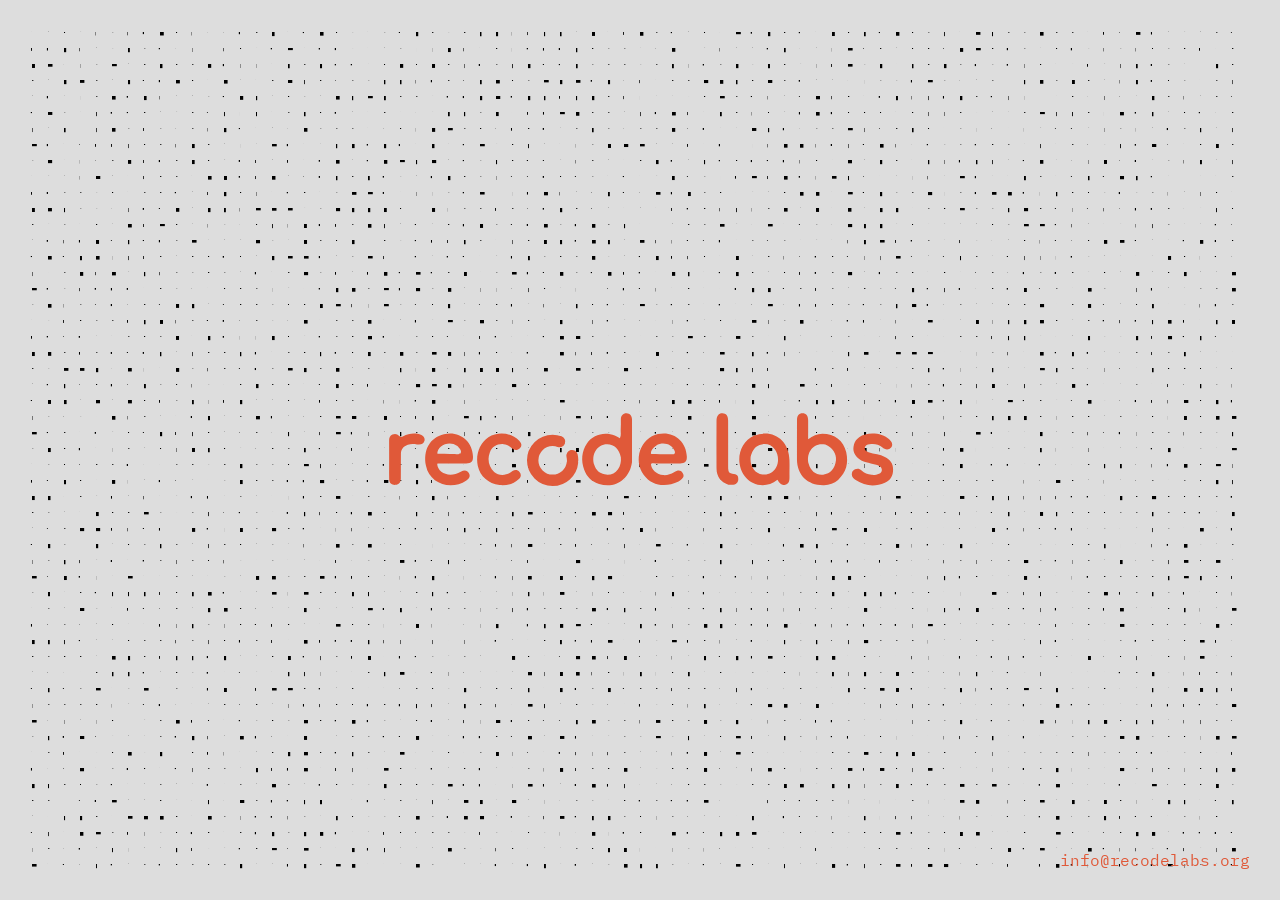
<file: old/index.html>
<!-- ABOUTME: Main entry point for Recode Labs that randomly loads visual effects -->
<!-- ABOUTME: Handles effect selection and remix functionality via iframe -->
<!doctype html>
<html lang="en">
    <head>
        <meta charset="UTF-8" />
        <meta name="viewport" content="width=device-width, initial-scale=1.0" />
        <title>Recode Labs</title>
        <link href="https://fonts.googleapis.com/css2?family=IBM+Plex+Mono:wght@400&display=swap" rel="stylesheet">
        <style>
            * {
                margin: 0;
                padding: 0;
                box-sizing: border-box;
            }

            html,
            body {
                width: 100%;
                height: 100%;
                overflow: hidden;
            }

            iframe {
                position: fixed;
                top: 0;
                left: 0;
                width: 100%;
                height: 100%;
                border: none;
            }

            .contact-email {
                position: fixed;
                bottom: 30px;
                right: 30px;
                z-index: 100;
                font-family: 'IBM Plex Mono', monospace;
                font-size: 16px;
                text-decoration: none;
                color: white;
            }
        </style>
    </head>
    <body>
        <iframe id="effectFrame"></iframe>
        <a href="mailto:info@recodelabs.org" class="contact-email">info@recodelabs.org</a>
        <script>
            const effects = [
                "effects/ribbon.html",
                "effects/rotating-squares.html",
                "effects/birds.html",
            ];

            let currentEffect = null;

            function getRandomEffect(excludeCurrent) {
                if (effects.length === 1) {
                    return effects[0];
                }

                let available = effects;
                if (excludeCurrent) {
                    available = effects.filter((e) => e !== currentEffect);
                }

                const index = Math.floor(Math.random() * available.length);
                return available[index];
            }

            function loadEffect(effectPath) {
                currentEffect = effectPath;
                document.getElementById("effectFrame").src = effectPath;

                // Update email color to match logo
                const emailLink = document.querySelector(".contact-email");
                if (effectPath === "effects/rotating-squares.html") {
                    emailLink.style.color = "#e05939";
                } else {
                    emailLink.style.color = "white";
                }

                // Store in sessionStorage so we know what to exclude on remix
                sessionStorage.setItem("currentEffect", effectPath);
            }

            function remix() {
                const newEffect = getRandomEffect(true);
                loadEffect(newEffect);
            }

            // Listen for remix messages from child frames
            window.addEventListener("message", function (event) {
                if (event.data === "remix") {
                    remix();
                }
            });

            // On load, pick a random effect
            const stored = sessionStorage.getItem("currentEffect");
            if (stored && effects.includes(stored)) {
                // If coming back to page, pick a different one
                currentEffect = stored;
                remix();
            } else {
                loadEffect(getRandomEffect(false));
            }
        </script>
    </body>
</html>
</file>
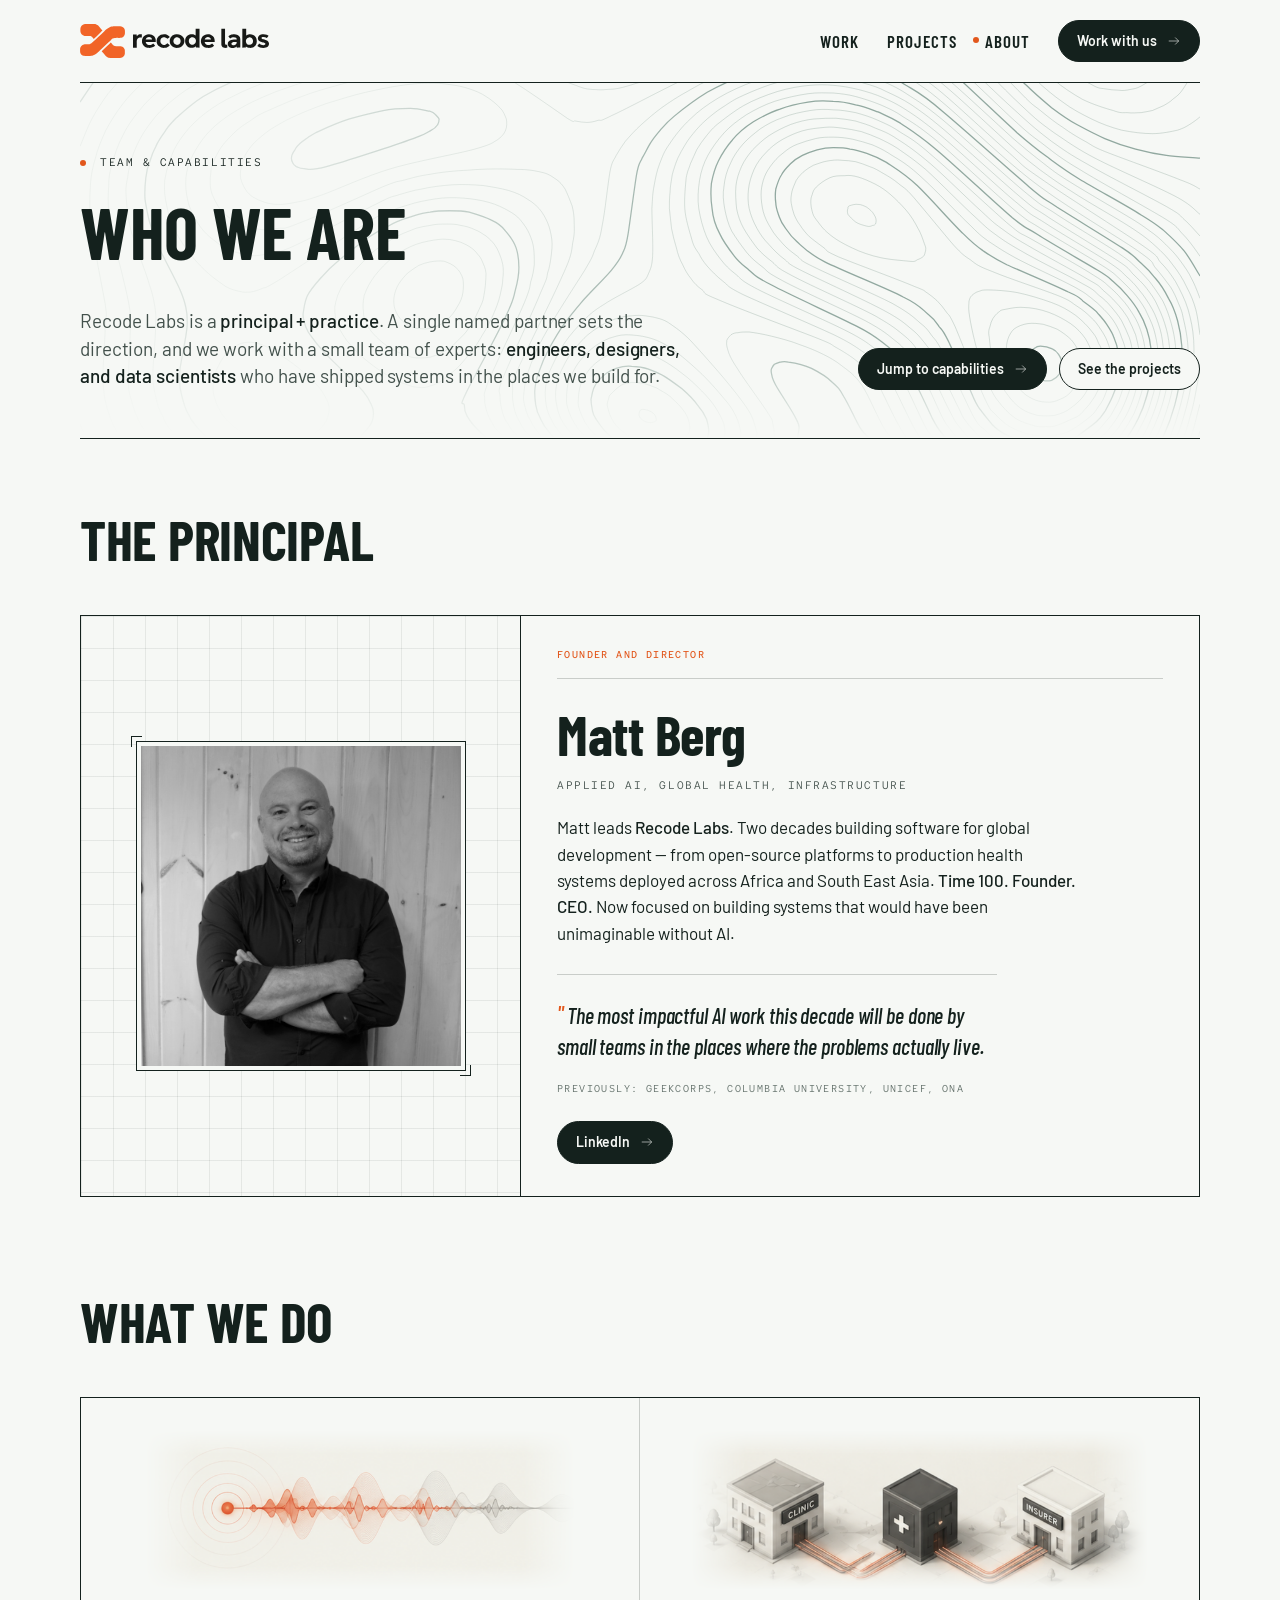
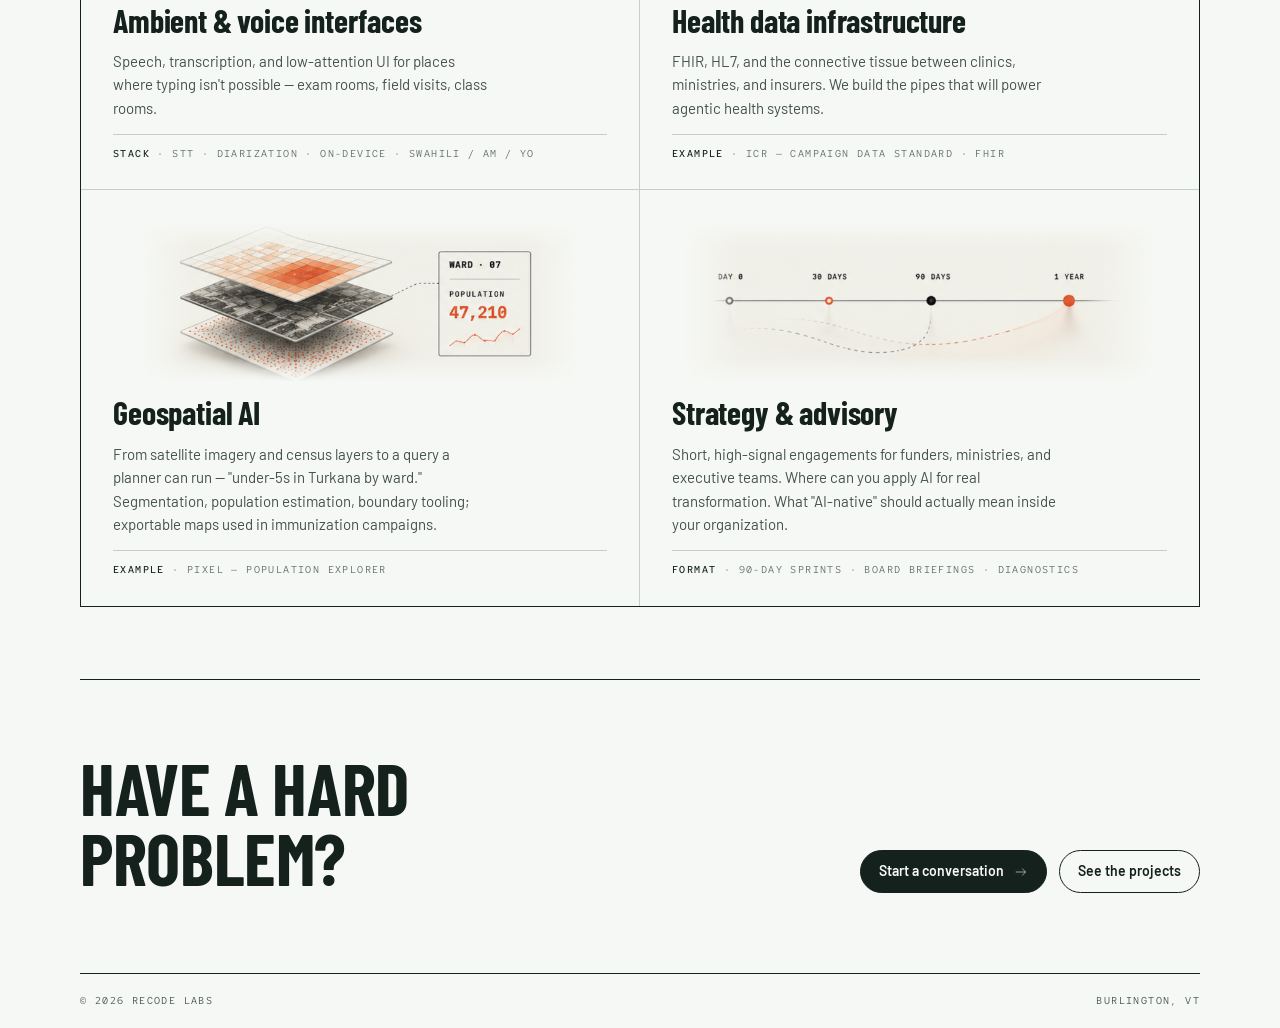
<file: about.html>
<!doctype html>
<html lang="en">
<head>
<meta charset="utf-8">
<meta name="viewport" content="width=device-width, initial-scale=1">
<title>Recode Labs — Team &amp; Capabilities</title>
<meta name="description" content="Matt Berg leads Recode Labs and works with a small team of experts: engineers, designers, and data scientists.">
<link rel="icon" href="assets/favicon.svg" type="image/svg+xml">
<link rel="apple-touch-icon" href="assets/apple-touch-icon.png">
<link rel="stylesheet" href="tokens.css?v=2026-10-20e">
<link rel="stylesheet" href="site.css?v=2026-10-20e">
<style>
  /* PAGE HEADER */
  .page-head { padding: 72px 0 48px; border-bottom: 1px solid var(--ink-900); position: relative; }
  .page-head .eyebrow { display: flex; gap: 14px; align-items: center; margin-bottom: 24px; font-family: var(--font-mono); font-size: 11px; letter-spacing: 0.14em; text-transform: uppercase; }
  .page-head .eyebrow .dot { width: 6px; height: 6px; background: var(--signal-500); }
  .page-head h1 { font-family: var(--font-display); font-weight: 700; font-size: 72px; line-height: 1; letter-spacing: -0.005em; max-width: 1100px; text-transform: uppercase; }
  .page-head h1 .acc { color: var(--signal-500); }
  .page-head .sub { display: grid; grid-template-columns: 1.3fr 1fr; gap: 48px; margin-top: 40px; align-items: end; }
  .page-head .lede { font-size: 19px; line-height: 1.45; max-width: 56ch; color: var(--color-text-secondary); letter-spacing: -0.005em; }
  .page-head .lede strong { color: var(--ink-900); font-weight: 500; }

  /* SECTION HEADER */
  .section-h { display: grid; grid-template-columns: 1fr auto; gap: 12px 40px; align-items: end; padding: 72px 0 24px; }
  .section-h .lbl { grid-column: 1 / -1; font-family: var(--font-mono); font-size: 11px; letter-spacing: 0.14em; text-transform: uppercase; color: var(--color-text-secondary); padding-bottom: 12px; border-bottom: 1px solid var(--color-line-hairline); }
  .section-h h2 { font-family: var(--font-display); font-weight: 700; font-size: 56px; line-height: 1; letter-spacing: -0.005em; text-transform: uppercase; }
  .section-h h2 .acc { color: var(--signal-500); }
  .section-h .rt { justify-self: end; text-align: right; font-family: var(--font-mono); font-size: 11px; letter-spacing: 0.12em; text-transform: uppercase; color: var(--color-text-secondary); }

  /* PRINCIPAL */
  .principal { display: grid; grid-template-columns: 440px 1fr; border: 1px solid var(--ink-900); background: var(--bone-50); margin-top: 24px; }
  .portrait { border-right: 1px solid var(--ink-900); display: flex; flex-direction: column; min-height: 560px; }
  .portrait .pmeta { display: flex; justify-content: space-between; padding: 14px 20px; border-bottom: 1px solid var(--color-line-hairline); font-family: var(--font-mono); font-size: 10px; letter-spacing: 0.14em; text-transform: uppercase; color: var(--color-text-secondary); }
  .portrait .canvas { flex: 1; position: relative;
    background:
      linear-gradient(var(--color-line-ghost) 1px, transparent 1px) 0 0 / 100% 32px,
      linear-gradient(90deg, var(--color-line-ghost) 1px, transparent 1px) 0 0 / 32px 100%,
      var(--bone-50);
    display: flex; align-items: center; justify-content: center; padding: 24px;
  }
  .portrait .canvas .frame { position: relative; border: 1px solid var(--ink-900); padding: 4px; background: var(--bone-50); }
  .portrait .canvas .frame::before, .portrait .canvas .frame::after { content: ''; position: absolute; width: 10px; height: 10px; border: 0 solid var(--ink-900); }
  .portrait .canvas .frame::before { top: -6px; left: -6px; border-top-width: 1px; border-left-width: 1px; }
  .portrait .canvas .frame::after  { bottom: -6px; right: -6px; border-bottom-width: 1px; border-right-width: 1px; }
  .portrait .canvas img { display: block; width: 320px; height: 320px; object-fit: cover; filter: grayscale(1) contrast(1.05); }
  .portrait .pbottom { display: flex; justify-content: space-between; padding: 12px 20px; border-top: 1px solid var(--color-line-hairline); font-family: var(--font-mono); font-size: 9px; letter-spacing: 0.14em; text-transform: uppercase; color: var(--color-text-caption); }

  .bio { padding: 32px 36px; display: flex; flex-direction: column; }
  .bio .idrow { display: flex; justify-content: space-between; align-items: center; font-family: var(--font-mono); font-size: 10px; letter-spacing: 0.14em; text-transform: uppercase; color: var(--color-text-secondary); padding-bottom: 16px; border-bottom: 1px solid var(--color-line-hairline); }
  .bio .idrow .n { color: var(--signal-500); font-weight: 500; }
  .bio h3 { font-family: var(--font-display); font-weight: 700; font-size: 56px; line-height: 0.98; letter-spacing: -0.005em; margin-top: 28px; }
  .bio .role { font-family: var(--font-mono); font-size: 11px; letter-spacing: 0.14em; text-transform: uppercase; color: var(--color-text-secondary); margin-top: 16px; }
  .bio .lede { font-size: 17px; line-height: 1.55; color: var(--color-text); margin-top: 20px; max-width: 52ch; }
  .bio .lede strong { color: var(--ink-900); font-weight: 500; }
  .bio .quote { margin-top: 28px; padding: 24px 0 0; border-top: 1px solid var(--color-line-hairline); font-family: var(--font-display); font-style: italic; font-weight: 500; font-size: 22px; line-height: 1.35; letter-spacing: -0.005em; color: var(--ink-900); max-width: 44ch; }
  .bio .quote::before { content: '"'; color: var(--signal-500); font-size: 1.1em; margin-right: 4px; }
  .bio .refs { font-family: var(--font-mono); font-size: 10px; letter-spacing: 0.14em; text-transform: uppercase; color: var(--color-text-caption); margin-top: 20px; line-height: 1.6; }
  .bio .foot { margin-top: auto; padding-top: 24px; display: flex; gap: 10px; }

  /* TEAM GRID */

  /* CAPABILITIES */
  .caps-grid { display: grid; grid-template-columns: repeat(2, 1fr); border: 1px solid var(--ink-900); margin-top: 24px; }
  .cap { padding: 32px 32px 28px; border-right: 1px solid var(--color-line-hairline); border-bottom: 1px solid var(--color-line-hairline); display: flex; flex-direction: column; gap: 14px; min-height: 260px; }
  .cap:nth-child(2n) { border-right: none; }
  .cap:nth-last-child(-n+2) { border-bottom: none; }
  .cap:last-child:nth-child(odd) { border-right: none; }
  .cap .row1 { display: flex; justify-content: space-between; align-items: flex-start; font-family: var(--font-mono); font-size: 10px; letter-spacing: 0.14em; text-transform: uppercase; color: var(--color-text-secondary); }
  .cap .row1 .n { color: var(--signal-500); font-weight: 500; }
  .cap .diagram { height: 160px; display: flex; align-items: center; justify-content: center;
    margin: 0 -32px;
    overflow: hidden;
  }
  .cap .diagram img { display: block; width: auto; max-width: 100%; height: 100%; object-fit: contain; mix-blend-mode: multiply; /* drops the PNGs' cream backgrounds into the sage page */
    -webkit-mask-image: linear-gradient(to right, transparent, #000 12%, #000 88%, transparent), linear-gradient(to bottom, transparent, #000 15%, #000 85%, transparent); -webkit-mask-composite: source-in;
    mask-image: linear-gradient(to right, transparent, #000 12%, #000 88%, transparent), linear-gradient(to bottom, transparent, #000 15%, #000 85%, transparent); mask-composite: intersect; }
  .cap h3 { font-family: var(--font-display); font-weight: 700; font-size: 32px; line-height: 1.02; letter-spacing: -0.005em; }
  .cap h3 .acc { color: var(--signal-500); }
  .cap p { font-size: 15px; line-height: 1.55; color: var(--color-text-secondary); max-width: 48ch; }
  .cap .ex { font-family: var(--font-mono); font-size: 10px; letter-spacing: 0.14em; text-transform: uppercase; color: var(--color-text-caption); margin-top: auto; padding-top: 12px; border-top: 1px solid var(--color-line-hairline); }
  .cap .ex strong { color: var(--ink-900); font-weight: 500; }

  /* CTA */
  .cta { padding: 72px 0 80px; border-top: 1px solid var(--ink-900); display: grid; grid-template-columns: 1fr auto; gap: 40px; align-items: end; margin-top: 72px; }
  .cta h2 { font-family: var(--font-display); font-weight: 700; font-size: 72px; line-height: 0.98; letter-spacing: -0.005em; max-width: 16ch; text-transform: uppercase; }
  .cta h2 .acc { color: var(--signal-500); }
  .cta .buttons { display: flex; gap: 12px; }


  /* RESPONSIVE */
  @media (max-width: 960px) {
    .page-head { padding: 48px 0 32px; }
    .page-head h1 { font-size: 56px; }
    .page-head .sub { grid-template-columns: 1fr; gap: 24px; align-items: start; margin-top: 28px; }
    .page-head .sub > div { justify-self: start !important; flex-wrap: wrap; }
    .section-h { grid-template-columns: 1fr; padding: 56px 0 20px; }
    .section-h h2 { font-size: 40px; }
    .section-h .rt { justify-self: start; text-align: left; }
    .principal { grid-template-columns: 1fr; }
    .portrait { border-right: none; border-bottom: 1px solid var(--ink-900); min-height: auto; }
    .portrait .canvas img { width: 240px; height: 240px; }
    .bio { padding: 28px; }
    .bio h3 { font-size: 44px; }
    .bio .quote { font-size: 18px; }
    .caps-grid { grid-template-columns: 1fr; }
    .cap { border-right: none; border-bottom: 1px solid var(--color-line-hairline); padding: 28px; }
    .cap:last-child { border-bottom: none; }
    .cap:nth-last-child(-n+2) { border-bottom: 1px solid var(--color-line-hairline); }
    .cap:last-child { border-bottom: none; }
    .cap h3 { font-size: 26px; }
    .cta { grid-template-columns: 1fr; align-items: start; gap: 24px; padding: 56px 0 64px; }
    .cta h2 { font-size: 40px; }
  }
  @media (max-width: 640px) {
    .page-head { padding: 32px 0 24px; }
    .page-head h1 { font-size: 38px; line-height: 1.04; }
    .page-head .lede { font-size: 16px; }
    .section-h { padding: 40px 0 16px; }
    .section-h h2 { font-size: 30px; }
    .portrait .canvas img { width: 180px; height: 180px; }
    .portrait .canvas .frame { padding: 3px; }
    .bio { padding: 22px; }
    .bio h3 { font-size: 32px; }
    .bio .lede { font-size: 15px; }
    .bio .quote { font-size: 16px; padding-top: 18px; }
    .bio .foot { flex-wrap: wrap; gap: 8px; }
    .bio .foot .btn { font-size: 12px; padding: 9px 12px; }
    .cap { padding: 22px; }
    .cap h3 { font-size: 22px; }
    .cap p { font-size: 14px; }
    .cap .diagram { height: 100px; margin: 0 -22px; }
    .cta { padding: 40px 0 48px; }
    .cta h2 { font-size: 28px; }
    .cta .buttons { flex-wrap: wrap; }
  }
</style>
</head>
<body>
<div class="wrap">

  <!-- NAV -->
  <nav class="nav">
    <div class="brand">
      <a href="index.html" class="logo-link">
        <img class="logo" src="assets/recodelabs-lockup.svg" alt="Recode Labs">
      </a>
    </div>
    <div class="navlinks">
      <a href="index.html">Work</a>
      <a href="projects.html">Projects</a>
      <a href="about.html" class="active">About</a>
      <a class="btn" href="index.html#contact">Work with us <svg width="14" height="14"><use href="assets/icons.svg#rl-arrow"></use></svg></a>
    </div>
  </nav>

  <!-- HEADER -->
  <section class="page-head contours">
    <div class="eyebrow"><span class="dot"></span>TEAM &amp; CAPABILITIES</div>
    <h1>Who we are</h1>
    <div class="sub">
      <p class="lede">Recode Labs is a <strong>principal + practice</strong>. A single named partner sets the direction, and we work with a small team of experts: <strong>engineers, designers, and data scientists</strong> who have shipped systems in the places we build for.</p>
      <div style="display:flex; gap:12px; justify-self:end;">
        <a href="#capabilities" class="btn">Jump to capabilities <svg width="14" height="14"><use href="assets/icons.svg#rl-arrow"></use></svg></a>
        <a href="projects.html" class="btn ghost">See the projects</a>
      </div>
    </div>
  </section>

  <!-- TEAM -->
  <section class="section-h" id="team">
    <h2>The principal</h2>
  </section>

  <div class="principal">
    <div class="portrait">
      <div class="canvas">
        <div class="frame">
          <img src="assets/team/matt-berg.jpeg" alt="Matt Berg">
        </div>
      </div>
    </div>
    <div class="bio">
      <div class="idrow">
        <span class="n">FOUNDER AND DIRECTOR</span>
      </div>
      <h3>Matt Berg</h3>
      <div class="role">APPLIED AI, GLOBAL HEALTH, INFRASTRUCTURE</div>
      <p class="lede">
        Matt leads <strong>Recode Labs</strong>. Two decades building software for global development — from open-source platforms to production health systems deployed across Africa and South East Asia. <strong>Time 100. Founder. CEO. </strong> Now focused on building systems that would have been unimaginable without AI.
      </p>
      <div class="quote">The most impactful AI work this decade will be done by small teams in the places where the problems actually live.</div>
      <div class="refs">PREVIOUSLY: GEEKCORPS, COLUMBIA UNIVERSITY, UNICEF, ONA</div>
      <div class="foot">
        <a href="https://www.linkedin.com/in/mattlberg/" target="_blank" rel="noopener" class="btn">LinkedIn <svg width="14" height="14"><use href="assets/icons.svg#rl-arrow"></use></svg></a>
      </div>
    </div>
  </div>

  <!-- CAPABILITIES -->
  <section class="section-h" id="capabilities" style="padding-top: 96px;">
    <h2>What we do</h2>
  </section>

  <div class="caps-grid">

    <div class="cap">
      <div class="diagram">
        <img src="assets/capabilities/ambient.png" alt="Ambient voice diagram">
      </div>
      <h3>Ambient &amp; voice interfaces</h3>
      <p>Speech, transcription, and low-attention UI for places where typing isn't possible — exam rooms, field visits, class rooms.</p>
      <div class="ex"><strong>STACK</strong> · STT · DIARIZATION · ON-DEVICE · SWAHILI / AM / YO</div>
    </div>

    <div class="cap">
      <div class="diagram">
        <img src="assets/capabilities/infrastructure.png" alt="Health infrastructure diagram">
      </div>
      <h3>Health data infrastructure</h3>
      <p>FHIR, HL7, and the connective tissue between clinics, ministries, and insurers. We build the pipes that will power agentic health systems.</p>
      <div class="ex"><strong>EXAMPLE</strong> · ICR &mdash; CAMPAIGN DATA STANDARD · FHIR</div>
    </div>

    <div class="cap">
      <div class="diagram">
        <img src="assets/capabilities/geospatial.png" alt="Geospatial AI diagram">
      </div>
      <h3>Geospatial AI</h3>
      <p>From satellite imagery and census layers to a query a planner can run — "under-5s in Turkana by ward." Segmentation, population estimation, boundary tooling; exportable maps used in immunization campaigns.</p>
      <div class="ex"><strong>EXAMPLE</strong> · PIXEL &mdash; POPULATION EXPLORER</div>
    </div>

    <div class="cap">
      <div class="diagram">
        <img src="assets/capabilities/advisory.png" alt="Strategy and advisory diagram">
      </div>
      <h3>Strategy &amp; advisory</h3>
      <p>Short, high-signal engagements for funders, ministries, and executive teams. Where can you apply AI for real transformation. What "AI-native" should actually mean inside your organization.</p>
      <div class="ex"><strong>FORMAT</strong> · 90-DAY SPRINTS · BOARD BRIEFINGS · DIAGNOSTICS</div>
    </div>

  </div>

  <!-- CTA -->
  <section class="cta">
    <h2>Have a hard problem?</h2>
    <div class="buttons">
      <a href="index.html#contact" class="btn">Start a conversation <svg width="14" height="14"><use href="assets/icons.svg#rl-arrow"></use></svg></a>
      <a href="projects.html" class="btn ghost">See the projects</a>
    </div>
  </section>

  <div class="foot-bot">
    <span>© 2026 RECODE LABS</span>
    <span>BURLINGTON, VT</span>
  </div>

</div>
</body>
</html>
</file>
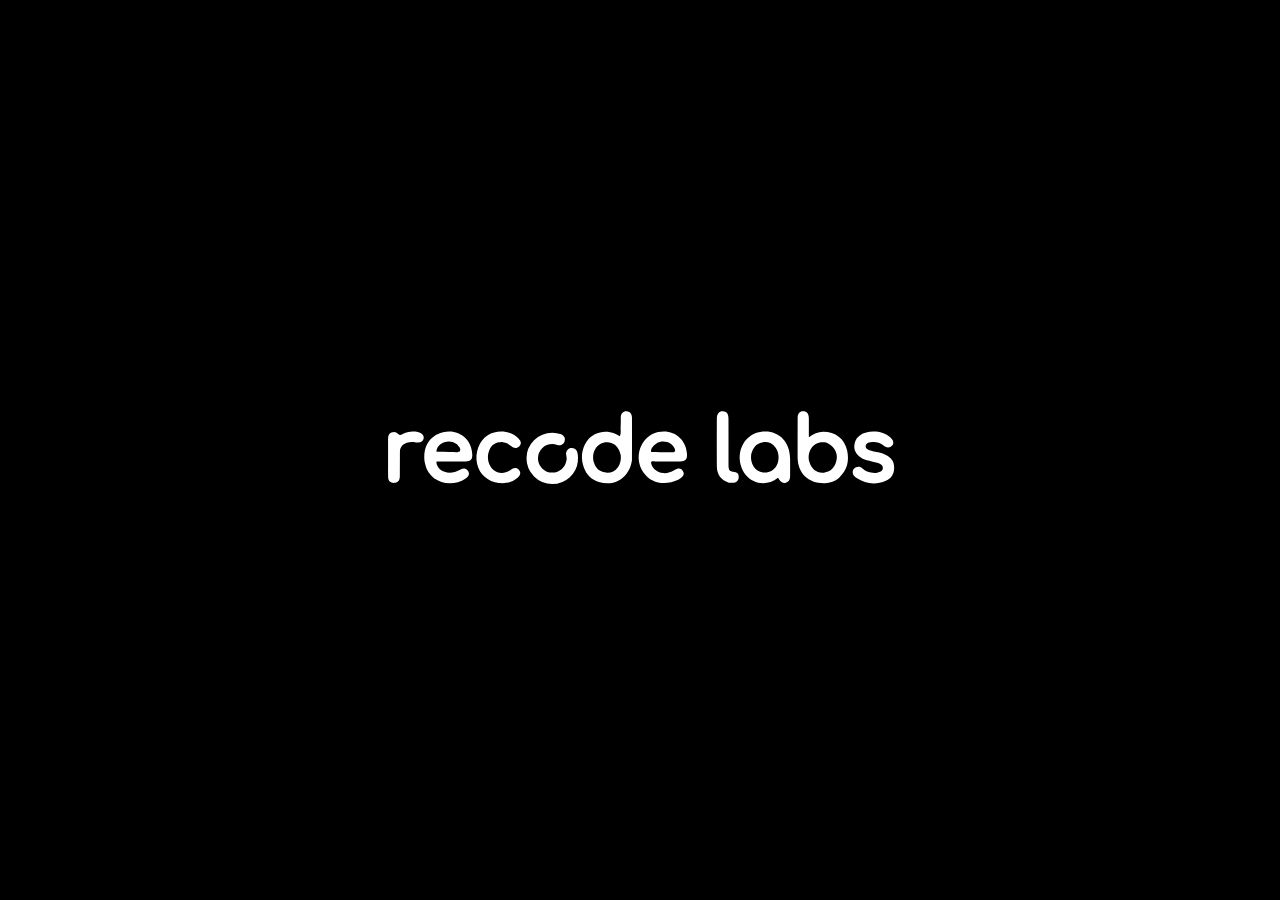
<file: index-random.html>
<!doctype html>
<html lang="en">
    <head>
        <meta charset="UTF-8" />
        <meta name="viewport" content="width=device-width, initial-scale=1.0" />
        <title>Recode Labs</title>
        <script src="https://cdnjs.cloudflare.com/ajax/libs/gsap/3.12.2/gsap.min.js"></script>
        <style>
            * {
                margin: 0;
                padding: 0;
                box-sizing: border-box;
            }

            body {
                background: black;
                overflow: hidden;
                margin: 0;
                min-height: 100vh;
                display: flex;
                justify-content: center;
                align-items: center;
            }

            .background-svg {
                position: fixed;
                top: 0;
                left: 0;
                width: 100vw;
                height: 100vh;
                opacity: 1;
                z-index: 0;
            }

            .container {
                position: relative;
                z-index: 1;
            }

            .logo {
                width: 40vw;
                height: auto;
                filter: brightness(0) invert(1);
            }
        </style>
    </head>
    <body>
        <svg class="background-svg" viewBox="0 0 921.5 600" preserveAspectRatio="xMidYMid slice">
            <defs></defs>
        </svg>
        <div class="container">
            <img src="image/recodelabs.svg" alt="Recode Labs" class="logo" />
        </div>
        <script>
const pathData = [
    { d: "M922.2-71.4c-13.43656-.412-26.48915,5.62324-35.99986,14.90046-14.855,13.16536-29.04824,42.71862-47.9996,46.90013-17.572,1.75686-29.56248-18.48017-40.00091-29.9-29.18831-35.737-40.50058-23.80184-63.99953,7.89994C717.36217-9.113,702.9969-3.10112,678.1999-18.80068c-9.80071-5.794-20.17021-13.15093-31.99991-13.29919-21.53446.34057-37.32314,19.99687-60,8.99916-23.38951-10.14357-39.21427-55.75048-67.99964-38.69961C498.937-51.89154,479.02251-12.143,458.20042-16.39949c-11.45371-3.33172-19.31009-13.99176-28.00056-21.50037C413.92368-52.97929,402.31529-44.67435,390.2-29.99949c-9.99742,11.65631-18.84148,25.89031-31.99977,34.29966-18.84346,10.84032-34.29633-12.23026-52.00044-15.59961-9.15219-2.33868-18.91.39229-27.99975,1.69967-13.97887,2.1049-26.77544-5.99233-40-8.90051-25.62086-6.35959-41.05658,16.23289-64,12.60093-25.66962-6.55755-37.99794-30.49476-68.00018-15.79995-11.469,5.43541-23.12182,12.3855-36,13.69907C38.95149-5.59716,16.01128-31.37117-5.8-49.9", stroke: "#e8505b", dasharray: "8 5" },
    { d: "M922.2-56.3a56.94513,56.94513,0,0,0-36,12.60012c-14.53055,10.97908-29.409,37.51327-47.99959,38.70049-17.535-1.107-28.95878-21.385-40.00088-33.1-34.37177-42.28981-48.22773-1.69194-71.99957,23.8-15.17058,16.46925-30.61237,13.269-48.00013,2.49878C669.6424-16.81079,660.42445-23.07,650.2-23.5c-22.089-.35286-37.08827,26.6514-60,20.6-26.02393-7.27763-40.04983-64.55317-67.99962-53.8006-23.35574,11.24147-32.78865,42.10628-56,52.80116-15.69881,4.14511-25.8689-13.21158-36.00068-22.2-13.07129-13.02322-23.6025-12.90669-35.99967.90009C383.38367-13.56468,374.59275.985,362.20014,11.1001c-16.20165,13.09869-30.341-2.107-44.00021-10.90058-6.9496-4.44042-15.65447-7.58087-24-6.79922C287.71877-6.15244,280.66752-4.103,274.2-3.50006c-9.34789.98225-18.92261-2.18495-28-3.90008-20.23839-3.97656-34.479,6.7327-51.99982,14.10089C164.92935,19.50593,146.38282-18.809,118.2-17.10041c-12.61817.69626-23.98422,8.03261-36,11.20034C48.334,4.54672,20.14637-19.465-5.8-37.6", stroke: "#e8505b", dasharray: "23 2" },
    { d: "M922.2-39.1c-14.04.007-28.65536,3.55258-39.99989,12.10028-15.13446,10.18256-31.53287,34.08971-51.99971,23-20.18208-10.4688-36.22226-50.58582-60-45.90088-24.44324,8.54316-32.33009,41.53223-56.0006,51.8003C691.84,10.00314,674.946-13.38164,654.20006-16.40042c-30.30464-2.485-50.05055,53.57238-80.00013,18.59989-12.61224-13.14236-28.55912-54.67817-47.99936-52.39994-21.39506,5.4936-35.01355,39.4101-52.0011,53.59978C445.478,28.28,433.26837-31.16834,406.20014-24.10063c-6.21795,2.33463-11.72848,8.10152-16,13.00081-8.98756,10.157-17.10208,22.42577-28,30.69989C345.88745,32.10033,330.93281,14.17158,318.2,5.09948,311.424.2022,302.69562-3.39677,294.2-2.49964c-10.55386,1.20262-21.23322,5.32248-32,4.39928-21.92555-2.15679-32.92833-.09792-51.99983,11.601-22.17142,13.86705-34.99359,13.9364-56.00005-2.50139C144.42533,3.7228,134.2838-4.7949,122.2-7.7999,110.18133-10.72681,97.77227-6.35379,86.2001-3.39974,73.25632-.18466,59.24117.43781,46.2-2.60024,27.78866-6.61468,11.108-16.39235-5.8-24.3", stroke: "#e8505b", dasharray: "24 4" },
    { d: "M922.2-20c-13.47139.34546-27.77378,1.31331-39.99994,7.5001C869.3-6.75364,857.17355,4.80441,842.2002,3.60023c-32.05478-4.4394-48.32175-70.92042-84.00009-35.1995C741.7454-16.71348,728.32642,13.8032,702.20044,9.70061,686.0963,7.05175,673.82923-5.93151,658.2001-9.80031c-27.63938-4.53285-39.38884,31.47642-64.00025,36.89987-19.35218,1.91811-30.909-27.83129-40.0004-41.399-6.81777-10.14123-14.00345-26.14263-27.999-26.5011C508.5262-37.75549,493.90032-6.7464,482.19939,6.49932c-18.848,24.05407-30.18763,18.04535-47.99931-2.69994-6.48068-6.89065-13.84507-16.19935-24-16.89947C388.17237-11.05484,376.9236,25.904,354.1998,30.09958c-16.68629.90652-26.77985-16.40443-40.00012-23.89889A30.425,30.425,0,0,0,290.2,2.20054c-6.42219,1.68687-13.47888,4.18337-20,5.49942-6.34586,1.11247-13.60428,1.28065-20,2C233.76256,11.14753,219.69388,20.957,206.2002,29.60041c-14.98621,9.584-28.91052,10.919-44.00011.29889C143.543,17.35719,126.7344-3.37813,102.19981-1.99967,88.97134-1.261,75.51055,1.58574,62.2,1.09958,39.06822,1.05377,16.5136-5.58293-5.8-10.9", stroke: "#e8505b", dasharray: "11 3" },
    { d: "M922.2,0c-14.06338.09731-30.64875-.88817-44.00129,3.10029-17.22254,5.03642-31.89948,11.14245-47.99864-.701-15.48757-9.81861-28.75382-35.19743-47.99964-35.29993-20.19241,3.19023-32.85851,27.04845-48.00086,39.2-15.14448,13.47626-31.46469,11.1713-47.99968,1.8C677.24652,3.15963,668.319-3.56059,658.2-5.9c-12.735-2.85113-23.69833,6.67925-32,15.10034-21.26136,21.9151-37.79119,45.50129-59.99972,8.69916-9.27461-12.65925-25.35869-55.04228-43.99977-48.79975-23.47008,10.80186-35.676,55.27641-60.00034,63.10053-11.96526,1.63545-20.587-9.72368-28.00027-17.4002C425.05632,4.62081,412.4924-9.21739,398.2.90066c-18.51621,12.87577-34.59938,46.18428-60,25.29869-10.35065-7.73741-19.22265-19.25883-32-23.09945-11.02464-2.809-21.92276,3.44256-32.0001,7.1C265.31047,13.40761,255.29442,14.54174,246.2,17c-20.787,5.17216-35.49059,23.5758-55.99966,29.10075-9.65377,2.25489-19.9811-1.32713-28.0002-6.70112C147.10587,29.3159,134.4417,15.094,118.2,6.7a61.37693,61.37693,0,0,0-20-5.79977C91.28146-.24289,3.3368.49577-5.8.3", stroke: "#f9d56e", dasharray: "11 4" },
    { d: "M922.2,20c-18.63657-.37017-37.295-4.61473-56-3.19941-46.60907,4.571-57.07375-49.42844-88-36.30128C754.7686-7.69627,740.58087,27.43639,710.20014,21.59991c-14.65832-2.89374-27.302-11.76184-40-19.10024-29.50795-17.76954-45.44331,14.88327-64.00031,32.10063-23.52751,23.97605-35.67186,1.61463-48-18.90072C550.70834,4.359,538.83215-24.55594,522.20051-20.40054c-18.75053,7.88236-31.805,40.1063-48.00114,54.59986-29.90017,28.12966-43.25461-33.14483-71.99926-25.4C384.36845,15.36168,371.86555,41.69481,350.19983,33.7c-18.64965-7.26758-29.77446-32.55847-51.99969-29.90043C289.80867,5.28922,281.86545,10.22493,274.2,13.7c-7.53853,3.435-16.13347,6.04715-24,8.59993-17.72292,5.02747-32.15706,17.32635-47.99967,26.10068C161.799,70.177,136.18782,11.76556,98.19968,3.00062,80.06308-1.57714,60.68572-1.80475,42.2.5998,26.10838,2.83513,10.11178,7.31916-5.8,10.5", stroke: "#14b1ab", dasharray: "31 4" },
    { d: "M922.2,39.1c-15.1026.205-29.61665-5.37535-44-9.20017-11.89183-3.141-24.73976-4.71587-36-9.89983C832.06856,15.33269,822.91079,7.84,814.20007.99986,800.58225-9.81393,788.598-13.08595,774.2-1.59932c-20.53381,16.2535-34.17858,39.72743-64,28.19855-15.76877-4.82134-29.45365-14.81476-43.9997-22.19971-27.686-14.3263-43.48389,16.823-60.00048,33.50056C599.19868,45.11772,588.93,55.17024,578.2,49.49963,558.24573,36.04308,552.65945,8.76968,534.19966-6.29969c-10.57749-7.8317-21.08441,1.40357-27.99959,9.50028C499.32146,11.2012,492.624,20.93918,486.2,29.3c-7.2605,8.75629-15.7601,20.00659-27.99989,21.00008-21.50458-1.4501-30.35452-30.044-52.00013-31.3-15.15707.7778-25.26842,15.81944-40.00011,18.29951-23.52,2.44434-35.3237-25.14494-55.99992-31.19921-8.24867-2.34657-17.00469,1.24353-23.9998,5.50007-7.63222,4.45783-15.83369,9.4544-24.00018,12.89939-11.96538,5.075-24.77145,9.4403-35.99983,16.10037C213.645,47.6876,201.02189,57.08237,186.2,58.29992c-28.09309.60456-46.88251-24.68906-68.00016-39.49943C98.18473,3.06792,71.14066-3.74266,46.19991,2.00029,28.13225,6.17622,11.511,15.45064-5.8,21.8", stroke: "#e8505b", dasharray: "27 5" },
    { d: "M922.2,56.2c-15.82593.39858-30.116-7.786-44-14.30022C865.12474,35.8,850.89583,31.31134,838.2,24.4c-24.36434-12.81246-37.48636-32.67017-63.99987-9.69945C753.56039,32.17923,742.36256,46.976,714.20005,32.69929c-9.24171-4.21113-19.19176-8.3108-28-13.39936-9.04328-4.79375-18.068-11.1503-28-13.99995C636.62856-1.28894,622.384,21.12684,610.19989,35.1,593.92243,54.243,580.9482,66.88709,562.20015,41.69943c-9.997-11.473-22.48283-40.73649-39.99962-38.3-17.55132,5.74726-30.16033,30.92673-44.0011,43.39985-8.47443,8.59566-20.34134,14.86009-31.99951,8.4C427.48908,44.59117,414.58541,21.128,390.2,33.70072c-9.76262,4.72467-21.28905,9.31859-32,4.89865-20.3319-7.72454-35.77863-38.76241-59.9997-30C286.86194,13.51354,277.1,22.34371,266.19984,28.09967,254.83273,34.37767,241.961,38.47342,230.2,43.89989c-16.41814,7.52552-33.11753,18.67172-52.00007,16.29977-27.23123-3.60356-46.39864-26.11166-68-40.89935-19.19253-14.05423-45.19935-22.40588-68-12.29969C25.39948,13.84812,10.57831,25.28748-5.8,33", stroke: "#f9d56e", dasharray: "23 2" },
    { d: "M922.2,70.5c-13.14042.40658-25.27278-6.20721-36-13.10028a280.72044,280.72044,0,0,0-28.0001-15.99963c-9.19564-4.521-18.99254-9.11048-27.99985-14.00024-9.70314-5.208-20.46462-12.38055-32-10.39982-24.23341,5.09917-40.25886,41.67285-68,28.99962-6.656-2.99282-13.47229-7.45723-20.00013-10.69958-9.10545-4.5635-18.94261-8.94225-27.9999-13.60015-16.14734-8.47976-35.378-20.45663-51.9999-6.29929-14.87924,11.95044-24.46989,30.08728-40,41.2995-12.78478,8.93679-23.85752-.88366-32-10.80074-9.5201-10.35572-19.90222-30.15681-35.99964-28.69994-18.73593,5.33462-31.945,29.74048-48.00093,41.09989-9.62451,7.56086-20.97158,9.771-31.99956,3.7-13.97767-7.62224-26.64687-22.22058-44-19.999-6.46617.81187-13.496,2.92092-19.99992,3.49962-11.98686,1.277-23.25433-5.31622-31.99983-12.90034-8.7646-7.18906-17.32115-16.26329-28.00009-20.59966-11.32309-4.81514-23.17717,1.99317-31.99991,8.90059-8.79976,6.60881-18.06857,13.843-28.0002,18.69939C246.87812,45.3034,234.043,48.41251,222.2,52.80005c-12.79415,4.5817-26.20213,9.57705-40.00007,9.29966-41.37069-.24379-66.56542-40.15807-103.99981-51.5C45.23186-.84338,20.85029,31.39911-5.8,44.8", stroke: "#e8505b", dasharray: "15 2" },
    { d: "M922.2,81.4c-20.388.972-35.71863-15.18207-52.00023-24.99978C858.92246,49.18555,846.35514,43.343,834.2,37.8c-9.95434-4.316-20.76686-10.49463-31.99993-8.59994-15.959,3.45579-26.24162,18.31056-40.00027,25.99968-21.875,12.74038-37.56329-9.637-55.99986-17.80008C695.8212,32.6428,684.55,28.72381,674.2,23.8999c-11.12753-4.7459-23.59139-11.44417-35.99994-8.2-25.33731,6.32514-44.77261,62.65907-71.99974,46.00067-13.99-8.5463-22.92112-26.62111-40-29.60106-17.48176-.61115-33.98228,21.75978-48.00072,31.19985-10.06026,7.74251-23.72326,12.63032-35.9997,7.29991-13.33614-5.34059-25.18149-15.75841-40-16.89887-11.95185-.64218-24.93765,1.47833-35.99979-4.30085-19.75342-8.42374-37.89447-39.74185-59.99979-34.2C297.20343,17.83449,289.41114,24.585,282.2,30.3,272.50487,38.12961,262.06421,46.35475,250.2,50.59985,241.34935,53.88331,231.41651,55.50747,222.2,57.4c-7.76847,1.50582-16.15435,3.41054-24,4.5a106.79816,106.79816,0,0,1-52-5.1C130.70188,50.83658,116.44127,41.40154,102.2,33c-16.56518-9.52-36.91323-21.068-56.00009-11.89983C27.33935,30.47007,12.84337,47.18459-5.8,57", stroke: "#e8505b", dasharray: "9 2" },
    { d: "M922.2,88.8c-20.39424,1.5871-35.82676-14.45168-52.00018-24.29993-9.90109-6.42566-21.13143-11.48215-31.99989-16-8.92986-3.42906-18.3288-7.95187-27.99991-8.60016-14.5738-.3103-25.28746,11.48377-36.00012,19.70018C748.8784,80.64033,735.0278,59.02833,714.2,45.49937c-10.854-6.80969-24.02638-9.222-36-13.29938-11.846-3.45735-23.49259-9.95451-35.99989-10.60023-20.97548.66645-33.50482,24.59037-48.00053,37.09958-33.12073,32.31207-44.68372-16.92709-75.99955-10.1-22.68633,7.22143-39.35852,29.22977-64.00009,31.30039-12.664.85582-24.44682-5.48931-35.99988-9.69994-10.11894-3.85813-21.43448-4.41167-32.00009-6.19943-30.24945-4.56347-46.83453-41.32566-71.99955-43.80117-12.65684-.06-22.84376,9.81922-32.00044,17.40069-25.15676,22.25-35.25733,23.99512-68.00012,25.19935-23.84957,1.98272-48.3415,3.40886-71.99982-1.09937-13.82689-2.45978-27.41335-7.657-39.99995-13.8C91.83238,42.77932,81.32715,36.47747,70.2,33.1c-16.66562-5.74-31.50941,3.48406-43.99976,13.90071C16.20607,55.02432,5.72913,63.64428-5.8,69.4", stroke: "#f9d56e", dasharray: "28 3" },
    { d: "M922.2,93.2c-19.7465,2.514-35.77481-11.96076-52.00014-20.8a213.89251,213.89251,0,0,0-31.99992-14.2c-7.67909-2.80146-15.867-6.30993-24-7.5001-24.58122-3.15986-37.0781,28.12528-59.99979,25.70078-16.02294-3.91094-26.19476-19.09274-40.00045-27.10038-10.75733-6.59488-23.92714-6.97336-35.99988-9.20015C667.3952,38.25745,656.81315,33.76878,646.2,31.19982c-10.05133-2.46268-20.41757,1.62611-27.99991,8.20081-13.42159,11.07389-24.08854,26.604-40,34.39951-12.123,5.76375-24.86479-.83672-36.00015-5.80079-11.439-5.57414-24.57961-4.7402-36,.40138-13.28435,5.16148-26.21927,12.35477-40,16.1992C448.89163,90.0995,431.18463,85.65308,414.2,81.29922c-11.94319-2.83882-24.89249-4.00926-36-9.59935-21.22832-10.54046-34.46655-32.944-55.9996-42.80055-25.28644-8.90183-44.87864,27.98908-68.00083,36-12.69561,4.92166-26.83,2.24557-39.9996,1.40052-19.91955-1.10234-40.1117.65435-60,1.69981-17.25787,1.38984-35.42265,3.413-51.99995-2.90009-13.52317-4.63476-25.95635-13.263-40-16.39977C49.123,45.64076,36.37217,53.11494,26.2002,60.60025,16.15045,68.00287,5.74447,76.11612-5.8,81.1", stroke: "#14b1ab", dasharray: "21 3" },
    { d: "M922.2,95.7c-18.5887,3.18323-35.53859-7.6972-52.00015-14.59989C858.60059,76.04369,846.09192,72.18059,834.2,67.89988c-8.81541-3.21465-18.42539-7.24518-28-6.19988-20.02727,2.16071-34.48275,29.8743-55.99976,20.00029-14.59039-7.52876-24.74035-22.43156-40.00031-28.90023-11.39641-4.42581-24.1481-1.58648-36-2.90015-12.2583-.79771-23.81449-6.92684-35.99989-7.90034-14.56065-.55672-25.84377,11.08832-36.00017,20.00032-17.04446,15.47094-31.68913,27.72255-56,21.09937-8.97782-2.174-18.76612-3.83089-27.99994-2.49909-17.48234,2.74461-34.60691,8.66228-52,11.89955-26.98216,5.95041-63.47955,4.54629-88.0001-8.99924-17.92765-10.88574-30.743-28.75831-47.99973-40.50064-34.897-23.14053-54.38843,34.51736-87.99987,32.59985-12.06589-.367-23.98156-4.82937-36.0003-5.79935-17.37132-1.66036-35.15416,1.261-52,5.39946-16.95587,4.63525-33.91046,14.557-52,10.90013C88.06881,83.46456,75.6808,74.717,62.20009,70.19986,36.76408,61.71149,16.80371,85.97314-5.8,93", stroke: "#f9d56e", dasharray: "16 3" },
    { d: "M922.2,97.8C908.83647,100.41332,895.1149,96.75575,882.2,93.4999,870.29273,90.51668,857.94876,87.5635,846.2,84c-19.253-5.61972-36.17544-18.86095-55.9999-6.89946C775.43156,85.45692,763.004,96.8629,746.2,85.3994c-21.893-15.26622-29.8399-32.46516-60-25.39871-7.7444,1.38579-16.21285,1.93684-24,.599-18.998-3.94857-30.1154-9.79047-47.9999,2.301C595.35505,75.32434,577.95784,93.80649,554.2,95.49984c-11.8664.31658-24.13131-1.39069-36-.39955-24.02254,2.1685-48.29965,4.2691-72,8.89985-23.31322,4.97136-47.24638,5.56071-68-7.90078C364.83827,87.41834,353.9697,74.79256,342.2,64.2c-8.75073-7.87029-19.43966-16.84219-32-15.59983C286.4753,51.936,274.00231,79.21008,250.2,82.4c-10.9595,1.13852-21.68379-3.89277-32-6.8-10.18108-3.09943-21.4518-4.34961-32-2.59974A110.87887,110.87887,0,0,0,146.2001,87.50019c-12.79923,7.08489-24.94233,17.75588-40,19.29993-14.42867,1.2116-27.5922-6.87442-39.99995-13.10031C39.35909,78.94613,19.70427,94.642-5.8,102.3", stroke: "#14b1ab", dasharray: "20 5" },
    { d: "M922.2,100.9c-11.64984,2.02742-24.23766,1.37137-36,1.1-11.92755-.26467-24.36746-.60283-36-3.5-18.73665-4.00756-35.92255-21.27052-55.99978-14.70007-8.22316,2.66047-15.906,8.061-24.00022,11.00024-11.82816,4.54522-22.97609-1.33329-31.99991-8.80076-11.39554-9.13034-24.19171-21.08885-40.00016-18.599-7.90667,1.193-16.09654,4.00664-24,5.19961-13.36624,2.66819-26.68554-2.89575-40-2.60046-11.71779.585-22.23367,7.43633-32,13.30054-11.40621,6.96359-23.47453,13.85235-36,18.59987-11.31368,4.48274-23.98693,4.90684-36,5.09989-20.06426,1.163-43.98263-.4913-63.99994,1.69936-20.22382,2.22614-39.30978,13.73692-59.99994,11.50112-47.55633-3.78357-69.2421-72.93893-107.9999-55.6008-16.472,7.2491-28.86151,24.88749-48.00012,25.30061-11.26705-.2011-21.66207-6.249-32-10.00027-20.25089-8.2578-42.44119-1.952-60,9.70076-9.87378,6.33645-19.1092,14.69235-27.99993,22.2995C121.24205,119.5269,110.44484,127.27665,98.2,127.3998c-20.77695-.31623-36.07058-18.27549-56.00006-21.99939C26.19875,101.71128,9.69811,106.34694-5.8,110.3", stroke: "#e8505b", dasharray: "26 3" },
    { d: "M922.2,106.4c-14.54728,2.05046-29.57366,2.98154-44,5.90037-20.52109,3.917-34.42279.19034-51.99992-10.30108-7.343-4.0706-15.43089-8.69716-24.00022-9.1991-9.89812-.63582-19.2108,4.69942-28,8.49983-32.99138,15.1993-45.38245-30.89869-80.00006-22.49965-10.48993,2.583-21.1041,6.89709-31.99991,7.49941-11.88347.39648-24.412-2.02038-35.9999,1.70062C615.20755,91.30418,604.70606,97.18408,594.2,101.7c-17.82824,7.37567-36.6357,14.0872-55.9999,15.60021a287.91014,287.91014,0,0,1-36.00007.29991c-10.50033-.47874-21.49011-1.94224-32-.9-15.578,1.22865-29.61856,9.36311-44,14.70015-23.35383,9.294-46.93519-2.53888-63.99978-18.601-23.01093-19.36184-43.56864-48.82213-76-28.199-11.98309,7.12382-25.38259,16.17672-40.00043,12.29924-16.19435-4.45879-30.52335-16.62111-48-15.99907-28.91159,1.72532-48.8236,26.3909-67.99989,45.29947-37.20764,37.81187-50.63377,14.32858-87.99987-4.50046A71.07779,71.07779,0,0,0-5.8,116.4", stroke: "#14b1ab", dasharray: "14 4" },
    { d: "M922.2,115c-9.22446.89984-18.9951,1.70385-28,4.00015-9.25007,2.37394-18.62811,6.20192-28,8.09984-31.70141,6.3598-45.19552-25.46695-71.99981-22.40067C783.19548,106.58506,773.38587,114.00255,762.2,115.1c-12.23658.82955-22.486-7.9255-32.00011-14.40006C707.06775,84.6744,694.85654,89.404,670.2,96.90071c-11.64107,3.28353-24.28279,3.303-36,6.19921-12.2499,3.08048-23.83611,9.4412-36,12.8-10.26532,3.0566-21.4155,4.15909-32,5.5a259.81044,259.81044,0,0,1-56,3.79964c-24.19749-1.19619-41.52768-4.81383-63.99983,7.80112-10.26312,5.26258-20.5347,12.15665-32.00017,14.4992-28.82211,5.13284-51.18786-18.57-71.9999-34.69985C330.748,103.80846,317.54271,93.7451,302.2,94.60014c-12.5052.65552-23.8617,7.76968-35.99992,10.09992-33.30461,5.62805-49.3325-33.27546-88.00011-11.49944-20.90555,12.42915-34.994,33.44689-52,50.29929-18.78246,19.209-36.37027,26.1474-59.99983,9.09943C44.47807,138.55811,22.29692,115.90917-5.8,121.7", stroke: "#f9d56e", dasharray: "12 5" },
    { d: "M922.2,127.1c-9.24639.1941-19.11047.62961-28,3.40011-22.16125,7.42246-37.2,18.85954-60,4.6992-12.26061-7.26407-24.61056-19.16767-39.99994-16.699-8.1733,1.52377-16.155,5.72632-24.00009,8.29976-18.366,6.51129-33.049-9.13322-48-17.00057-19.89367-10.99489-35.5219-8.06358-56-1.29874-7.8132,2.38829-16.31515,4.71929-24,7.49928-7.96271,3.05937-16.23354,7.09377-24,10.60007-25.01054,12.34035-42.44062,3.36282-68.00012,3.89948-23.81815,1.28586-48.2208-1.487-71.99991-.0002-13.07825,1.4255-25.21837,8.129-35.99994,15.30075-12.97182,8.54436-27.67377,18.56889-44.0001,15.99965-21.04505-3.49991-38.59388-17.38928-56-28.79953-9.89749-6.73523-20.342-14.09534-31.99994-17.40011-15.61009-4.9765-32.11431,1.00437-47.99995-.59991-12.98815-1.24057-24.59449-8.48129-35.99988-14.20049-25.21542-13.59014-45.28094-4.24766-64,14.90089-19.82513,18.75876-42.71254,58.80355-71.99964,59.70014-15.61808-.43717-28.27774-11.90242-40.00049-21.0006C33.9876,141.61541,16.6766,123.637-5.8,126.8", stroke: "#f9d56e", dasharray: "17 4" },
    { d: "M922.2,142c-39.23927-5.51627-51.59659,20.91691-80,10.90062-15.75667-6.1504-29.64577-22.10543-47.99993-18.30028-8.1201,1.668-16.04434,5.91785-24,8.09975-20.04221,5.64395-35.50131-11.87624-52.00019-20.0001-22.471-12.44457-41.43666-11.096-63.99983.00072-15.18605,7.06752-28.26024,18.86488-43.99988,24.79944-18.08145,6.6935-35.10565-5.1891-52.00011-10.00073-8.94073-2.58327-18.77765-3.01792-28-3.69932a243.26037,243.26037,0,0,0-36,.2c-30.12186.68921-44.79388,17.124-67.9997,32.50056-14.15111,9.27047-28.23353,10.02953-44.00036,4.49856-22.733-6.85775-42.79384-20.43059-63.99982-30.69951-18.71142-9.48015-40.34472-10.1722-60.00024-16.69938-12.4713-4.2178-23.87421-11.9065-35.99978-16.9006-23.20256-10.575-43.89835,1.91741-59.99991,18.70088-20.457,19.74755-44.3568,60.40037-75.99978,58.00007-15.61586-2.21808-28.30707-13.54453-40.00049-23.30054C31.08738,147.56747,15.65618,129.47174-5.8,131", stroke: "#f9d56e", dasharray: "26 3" },
    { d: "M922.2,158.7c-40.41887-10.95072-50.3275,15.41223-80.00007,7.00069-14.33973-5.12712-27.80943-17.1832-43.99992-14.30038-9.545,1.53572-18.58156,6.689-28,8.69962-13.35016,2.83881-25.56508-5.09859-36-12.40043A299.74308,299.74308,0,0,0,706.19993,130.3c-19.89719-10.9914-37.9884-9.83157-55.99986,4.00062-21.09017,15.109-39.88595,43.80425-67.99984,24.799-12.67854-8.1362-24.94042-18.553-40.00035-21.89944-28.06848-6.56929-60.08639-3.20093-84,13.69931-16.97073,11.48264-31.23006,29.32272-51.99971,33.90073C394.282,187.01068,381.832,184.04017,370.2,181.5c-26.78192-6.1587-51.30736-19.29332-75.99992-30.90018-17.36007-8.23376-35.08335-16.47326-52-25.59987-22.74251-12.511-40.37853-18.64-64.00008-3.19925-40.39922,27.17543-68.458,96.33525-123.99984,51.39883C35.21412,159.98407,19.34762,135.24379-5.8,135.2", stroke: "#14b1ab", dasharray: "8 5" },
    { d: "M922.2,176.1c-18.1517-6.05713-29.62913-7.908-48-1.49926-7.61492,2.31883-15.959,4.78535-24,4.39914-15.07082-1.25516-28.48347-12.06226-44-10.4995-23.37366,3.06258-36.05687,18.62794-60,2.69895-12.11363-8.11387-24.03159-17.37856-36-25.69924-12.511-8.69107-28.32775-18.68731-44-12.69979-18.288,7.82658-29.32632,26.19367-44.00031,38.79941-13.84732,12.30964-26.08953,12.23021-39.9997.19973-11.76686-9.98747-21.93647-23.02406-36.00009-29.99925-26.32034-12.98776-56.56886-5.24813-80,10.30019-37.00619,26.55307-43.99409,50.34461-96,43.899-22.27809-1.67866-44.689-7.17575-63.99974-18.69965-30.2274-17.15786-75.73814-60.57315-112-50.2-47.00034,13.72867-75.74754,88.5869-132.00034,56.29985C39.19212,172.1071,20.5352,140.688-5.8,141.20008", stroke: "#e8505b", dasharray: "16 2" },
    { d: "M922.2,193.5c-14.33693-5.84093-28.21519-11.49129-44.00013-8.39924-7.80241,1.29955-16.06757,3.47516-23.99993,3.79912-9.43371.28089-18.814-3.08956-28-4.60014-17.26535-3.48572-31.85821,6.08555-47.99989,9.701-15.29877,3.35852-28.76379-6.52662-40.00005-15.60125-12.03577-9.377-23.80122-19.9363-35.99993-29.09959C669.96,124.56568,654.72166,144.00947,634.2,169.90055c-8.5136,9.89915-17.86007,23.49041-31.99967,24.5998-21.59456-1.00068-38.07592-40.73025-60.00079-51.79972-10.76642-5.90431-23.97423-8.37141-35.99954-5.40048-16.11684,4.20324-31.18117,13.10361-44,23.59966-19.02119,15.45871-35.427,36.60966-59.99994,43.30008-11.58483,3.17816-24.058,3.83921-36,4.4-16.02031.74557-33.05132.44827-48-5.99982-18.39194-7.79216-32.633-22.9143-48.00008-35.2-14.04858-11.42866-30.34015-20.93426-48-25.39994-29.98907-8.15775-57.22258,12.05957-79.9996,29.00024-39.51516,29.6514-70.69762,28.88192-108.00018-4.10123C22.78042,157.48311,9.8975,146.40385-5.8,146.89994", stroke: "#e8505b", dasharray: "2 3" },
    { d: "M922.2,210.4c-15.17973-6.70027-30.81448-15.33507-48.00013-13.69929-9.14891.64872-18.83682,1.74432-27.99989.79925-9.14144-1.0476-18.90283-2.44882-28-.29956-17.199,3.57152-33.75879,17.9085-51.99987,11.49947-9.02922-3.07582-16.87827-9.88536-24.00008-16-10.62952-9.16849-21.4876-19.00183-32-28.3-12.87107-11.23789-30.53731-26.33638-48.00016-15.29918-20.05056,13.53535-29.192,38.51681-48,53.39927-32.62834,23.71142-48.87361-56.81353-88.00025-63.09931-21.00619-4.85485-40.13208,9.334-55.99981,21.2992-18.86205,14.51289-34.46523,34.07516-55.99977,44.90024C401.76856,211.862,387.79,215.33038,374.2,217.99982c-13.05206,2.49456-26.65406,5.06134-40,4.50016-30.84223-1.62251-48.75251-30.65586-72.0001-47-23.71644-17.52549-56.22174-22.67925-83.99984-12.49976-16.623,5.52975-31.83644,15.17872-48,21.7997-21.19545,9.05545-46.39229,13.11317-68,3.1997-9.91565-4.20454-19.3437-10.76329-28-17.09978-11.59306-8.50642-24.77545-18.6088-40-16.9", stroke: "#f9d56e", dasharray: "17 3" },
    { d: "M922.2,226.1c-9.49078-3.77455-18.64535-9.54535-28-13.60007-11.20979-5.03572-23.85318-6.23456-36.00012-6.19959-6.44094-.32249-13.55563-.91782-19.99993-1.00031-24.74333-1.11784-43.551,25.46154-67.99986,16.80054-9.12152-3.56772-16.97833-10.78016-24-17.40076C738.49771,197.31887,730.03087,189.53844,722.2,182.3c-26.418-24.39548-48.588-46.54226-75.9998-8.69941-11.15856,13.20833-25.78869,43.66438-43.99957,45.3-32.61543-2.40753-45.73588-94.22662-100.00089-72.70027C473.302,160.40122,453.02249,187.3276,426.2,204.59984,410.29844,214.52429,392.00288,220.41433,374.2,225.9c-14.22142,4.14378-29.02215,9.041-44,8.7001-30.54486-1.927-47.038-33.47063-72.00048-47.29953-24.88016-13.54163-56.88912-11.83179-83.99949-7.10121-31.52911,6.52829-63.369,18.269-96.00017,13.60035C63.89955,191.23316,50.49567,184.08,38.2,176.59987c-13.12069-8.15193-27.73665-18.49417-44-15.5", stroke: "#e8505b", dasharray: "21 5" },
    { d: "M922.2,240.1c-15.39194-5.54192-28.50239-16.62817-44-21.90008-14.03242-4.02162-29.43045-6.79886-44-4.60043-21.65471,4.07621-40.74263,30.76689-63.99991,17.90025C759.32182,225.45957,750.88276,215.07779,742.2,206.4c-8.78021-8.87378-18.42984-17.88774-28-25.9-11.24451-9.09364-24.54108-20.40831-39.99982-18.40018-24.85513,4.55721-38.53964,41.83769-56.00072,58.69951-35.41182,36.24426-52.17856-55.42425-87.99988-67.99885-19.40843-8.75966-38.07575,6.00317-51.99937,18.30009C463.96206,183.181,450.05208,196.4988,434.2,206.5c-16.08462,9.79361-34.54281,15.50344-51.99987,22.30029-23.91048,8.25681-52.06011,24.3515-76.00006,7.99955-23.57277-15.74247-40.738-40.54005-72.00029-39.999-10.15162-.48841-139.47947.54592-147.99972-.60053a87.49024,87.49024,0,0,1-23.99994-6.10043c-10.755-4.46952-21.57583-10.11714-32.00008-15.2998-10.98039-5.43174-23.75978-9.60107-36-6.2", stroke: "#14b1ab", dasharray: "14 5" },
    { d: "M922.2,251.9c-21.38226-6.87-37.72-25.00976-60.00017-29.79955-10.2576-2.90819-21.91475-4.41059-31.99982-.10018-17.73131,7.57348-35.085,30.45249-55.99986,18.79932C763.04127,234.65209,754.637,223.77293,746.19993,214.5a204.7057,204.7057,0,0,0-24-22.9c-12.70744-9.72092-27.1277-21.19756-43.99982-20.50016-26.735,3.22149-39.473,36.78405-56.00067,54.7995-17.04363,20.34491-30.18973,14.9671-43.99941-4.8-12.95637-17.76035-22.248-39.77724-39.99973-53.49958-21.22592-15.55145-39.30987-3.62126-56.0002,11.70088-12.46944,11.2245-25.122,23.2818-40.00017,31.29926-17.6299,9.21831-37.70128,13.22346-55.99968,20.90073-14.631,5.54857-28.95381,12.98692-44.00018,17.39954a44.05442,44.05442,0,0,1-35.99994-4.20078c-10.981-6.40588-21.09139-15.17143-32.00016-21.69929-19.08658-11.926-35.12772-8.2765-56-6.29934-29.816,2.13508-59.01632-6.4753-87.9999-12.10083-18.3858-3.91784-37.78222-2.69256-56.00008-7.39944C47.93131,189.992,22.61091,167.872-5.8,177.7", stroke: "#e8505b", dasharray: "21 2" },
    { d: "M922.2,261.1c-19.56092-4.65551-34.05082-20.33111-52.00012-28.49984-13.50591-6.59781-30.4541-11.25431-43.9998-2.29943-14.37741,8.39454-29.88933,26.71773-47.99991,17.399-9.48625-4.9451-17.07189-13.96155-24.0002-21.8997-8.34075-9.94687-17.44572-20.33583-28.00016-27.99986C713.46161,188.744,698.22334,180.80758,682.2,181.29992c-29.63688,2.09073-42.00178,34.04186-60.00042,53.09964-19.91993,22.43867-33.62835,11.85881-47.99961-8.90009-10.03252-14.34435-18.83887-30.87659-32-42.69951-30.9848-27.1528-52.85612,5.70736-75.99995,24.50057a75.40392,75.40392,0,0,1-32.00018,15.89923c-11.87357,2.38224-24.36916,3.91062-35.99986,7.40036-13.64482,3.872-26.96576,9.88519-40,15.39989-25.91157,11.70449-39.53686,11.92523-63.99989-3.40076-9.8053-5.98911-20.4782-12.12228-32.00018-13.89907-12.07921-1.86389-24.33595,1.94842-35.99991,4.6-21.52918,5.32861-43.69452-.9423-64-8.20058-13.11318-4.83457-26.46194-10.3338-40-13.89964-10.317-2.859-21.47591-4.08114-32-5.89981a120.52036,120.52036,0,0,1-27.99993-8.80033C40.38111,186.30456,18.24068,174.84082-5.8,186", stroke: "#f9d56e", dasharray: "21 5" },
    { d: "M922.2,268.1c-31.35425-4.69586-63.94541-51.5014-95.9999-31.70034-13.14518,7.98045-27.108,24.53064-43.99991,17.20017-21.761-11.2251-31.75344-36.70847-52.00057-49.99937C717.46721,195.0832,701.40558,191.40771,686.2,192.5c-38.31639,2.67835-47.77671,42.20743-75.99951,60.00086-17.02134,9.52763-31.00041-8.83455-40.00035-21.10125C561.66473,219.90815,553.35154,206.88365,542.2,197.7c-28.04231-22.98086-47.38057,1.2552-67.99994,19.90055-9.8527,9.06422-22.32229,16.41132-36.00026,16.89891-10.38224.6248-21.6614-.52279-31.99978.80062a122.87843,122.87843,0,0,0-28,6.89988c-17.01763,5.72843-33.5935,15.77441-51.99991,15.70032-14.24727-.30062-27.059-7.97094-40-13.00051-25.64205-10.85724-40.13876.02248-64,6.90094-23.62426,6.00712-46.96123-5.7569-68.00017-15.30053C142.63819,230.99052,130.57693,225.247,118.2,221.8c-13.10631-3.79687-27.18317-5.47716-40-10.3001C48.48869,199.97113,27.00312,180.10234-5.8,198", stroke: "#f9d56e", dasharray: "3 3" },
    { d: "M922.2,273.6c-29.69686-4.44455-58.47224-37.84566-83.99978-35.90079-12.22628,2.02628-21.53492,11.67527-32.0003,17.5008-13.70507,8.4901-25.87464,1.88178-35.99989-8.40064-24.83755-26.29495-33.96443-50.997-76.00029-43.79861-14.13889,2.16324-28.664,6.56443-39.99962,15.59952-17.38488,12.61359-36.02237,47.92209-59.9997,43.10047-17.70519-6.01025-27.34578-24.90122-40.001-37.50006-37.01688-38.40207-52.83131-12.24945-83.99906,13.69978-28.70072,21.96934-47.63584-3.68052-88.00039,7.20012-14.73481,3.54972-29.06478,9.9261-44,12.69947-21.30214,4.15968-39.596-7.02644-59.99992-9.60079-15.84228-1.69848-30.26735,7.00556-44,13.601-28.17557,14.98739-54.18018-.64431-80.00023-12.70073-9.00821-4.31681-18.57457-8.94272-27.9999-12.29949-10.30029-3.55922-21.51788-5.76754-32-8.70005-36.99494-10.40233-60.10866-43.54032-100-18.60008", stroke: "#14b1ab", dasharray: "7 2" },
    { d: "M922.2,278.2c-13.95131-2.9211-27.49257-8.76936-40-15.50006-11.7185-6.10025-23.10165-14.47853-35.99985-17.90029-15.34655-3.58973-27.27947,9.15524-40.00029,15.30055-14.1674,7.34808-26.29181-.99884-35.99983-11.20084-15.05166-14.72442-27.68023-40.54185-51.99963-38.69974-9.47383.7571-19.00373,4.24973-28.00046,7.10028-9.28913,3.0348-19.25207,5.97022-27.99993,10.40018-13.73774,6.85151-24.34839,18.92154-36,28.6-39.00473,34.28477-53.74531-6.134-84.00008-25.80066-12.80073-8.58635-27.07224-10.0997-39.99991-.8987C489.56063,237.96023,479.52754,250.60621,466.2,258c-28.05379,14.8567-48.34425-15.75118-92-5.59933-13.16637,2.59589-26.51964,6.58633-40,7.19916-10.58921.53971-21.62087-.761-32-2.80009-13.171-2.92193-27.63318-3.49211-40,2.70081-14.78648,6.82417-27.63189,19.01618-44,22.09949-15.31172,2.66828-30.21218-4.82631-44-10.5-19.374-8.84578-39.0534-18.03271-60.0001-22.4997-13.79652-2.78728-27.81614-6.993-39.99977-14.20066C45.97113,217.49558,26.11091,201.93348-5.8,223.5", stroke: "#f9d56e", dasharray: "17 2" },
    { d: "M922.2,283a235.74827,235.74827,0,0,1-59.99971-23.80073c-26.19076-14.87586-32.59032-5.02979-56.00017,5.80147-11.84089,5.32141-23.65187-1.44162-32-9.8014-15.936-14.02657-31.0082-44.01555-55.99971-36.69972-9.6043,2.88887-18.82653,8.24858-28.00044,12.20031-14.66974,6.452-30.91879,10.692-43.99986,20.30021-22.36262,15.71172-44.56928,36.87251-72,17.69913-18.65-11.82472-39.97511-34.99063-63.99984-25.99982C482.405,255.658,469.9856,288.07925,434.2,271.79918c-18.2022-7.73939-35.63935-15.857-56.0001-14.69851-18.535,1.16729-37.368,4.00919-55.99986,3.09876-15.90187-.30612-32.79491-4.17869-47.99993,2.20051-17.39,7.01918-30.39545,22.44512-48,29-17.95338,6.65724-35.84877-4.57262-52.00009-11.40006-17.82973-7.80317-36.688-13.96008-56.00009-16.69965-13.87331-1.78063-27.95032-5.62108-39.99976-12.90078C48.07583,231.07108,29.96582,211.83315-5.8,235.79984", stroke: "#14b1ab", dasharray: "7 5" },
    { d: "M922.2,288.5c-18.67991-6.41418-38.57643-10.34076-55.99985-20.00034-29.29018-15.51874-32.62-8.54052-60,2.301-16.33417,5.30741-29.64735-9.02508-40.00025-19.60086-26.53221-27.88465-34.6864-32.57917-67.99971-10.59921-13.50126,8.93284-29.47719,13.39554-44.00045,20.19883-40.29991,22.15127-56.3395,35.08792-99.99958,9.49988-14.636-7.46354-31.9305-16.41689-48.00011-7.69862-16.37905,8.18917-28.89457,25.49493-47.99992,27.59956-12.85874.96635-24.86028-5.88743-36.00012-11.40023-12.47172-6.56405-25.92162-12.41633-40.00009-14.29965-19.46411-2.35044-40.3821-2.15554-59.99994-2.00076-11.88943.49131-24.50213-.29861-36,3.30036-18.71879,5.91151-31.931,21.987-48,32.4-18.858,12.99577-33.58,6.12462-52-3.30064-12.49529-6.4723-26.08327-11.8912-40-14.2992-21.30543-3.63194-44.53293-.09578-63.99987-11.30063C48.51515,248.98457,35.97076,225.01061-5.8,251.1", stroke: "#e8505b", dasharray: "27 5" },
    { d: "M922.2,295.1c-14.13067-6.04834-29.66052-8.72882-44.0002-14.0995-11.79739-4.351-23.26651-11.667-35.99975-12.90063-15.51539-1.65651-28.60611,11.13794-44,9.90044-23.08615-3.92474-34.96482-30.01312-56.00034-38.69968-19.96095-7.483-36.11271,11.30618-51.99988,20.29914-9.92578,6.05862-21.32526,10.22156-31.99989,14.7001-6.45821,2.85166-13.457,6.44808-20,9.10007-28.9233,12.51758-58.91788,12.64856-87.99985.69929-19.19068-7.51752-32.98973-13.57741-52-1.19853-14.46762,9.104-29.568,23.10232-48.0001,19.59912-11.452-2.23054-22.0179-8.64941-31.99994-14.39977-10.11625-5.71726-20.94074-11.3374-32.00006-14.99989-30.8234-10.2756-80.18287-12.75365-108.00006,5.89941-22.19873,13.79873-42.025,48.2889-72.00008,35.2008-14.88342-6.43187-28.25646-17.01575-43.99988-21.50007-24.8152-7.48848-51.802,5.07591-75.99992-5.60018-38.79589-19.26766-42.87272-48.11462-92-20.1", stroke: "#14b1ab", dasharray: "19 2" },
    { d: "M922.2,302.8c-13.78764-7.13225-29.35749-9.9873-44.00024-14.69948-11.71064-3.87352-23.46823-9.97523-35.99974-10.50056-15.24726-.85931-28.69783,11.08527-44,8.60034-23.41242-5.23023-35.74189-32.65212-60.00009-36.00013-18.82843-1.28717-32.96811,14.26805-48.00019,23.19949-8.67127,5.65586-18.532,10.3707-27.99987,14.50021-8.99218,4.01493-18.38,8.67614-28,11-12.95426,3.22494-26.73622,3.26185-40,3.6001-11.771.2797-24.3867.971-36-1.4-17.14611-3.15307-34.2456-14.11263-51.99994-8.1996-18.72143,6.15355-34.87658,23.676-56.00015,20.0993-10.00654-1.77306-19.43307-7.16835-27.99987-12.3997-9.11716-5.48392-18.63547-11.53911-28-16.59985-31.47492-17.49315-67.51729-22.68087-100-4.59941-11.89337,6.40216-22.358,15.96179-31.99988,25.29955-12.92875,11.85911-28.78571,28.16225-48.00027,22.19959-14.50033-4.91005-26.48313-15.78457-40-22.69948-27.45167-15.52865-52.05006,2.29507-79.99995-1.59951C82.23857,300.79048,71.57419,293.44193,62.20011,286.2c-26.074-21.325-38.984-18.64719-68.0001-4.09984", stroke: "#f9d56e", dasharray: "10 3" },
    { d: "M922.2,311.2c-13.6982-7.4787-29.00224-11.5758-44.00026-15.49946C866.52594,292.42168,854.53911,287.4328,842.2,288c-14.992.4099-28.7652,11.54365-43.99993,8.1-22.32687-6.18532-35.59372-32.24807-60-32.90009-16.89648.11628-30.48558,12.159-44.0002,20.8A350.27929,350.27929,0,0,1,662.2,303.2c-8.619,4.87132-18.12776,9.63884-28,11.19991-14.49671,2.05675-29.45268-1.14324-43.99993-.09976-27.19955,2.96323-33.32437,4.2547-59.99994-4.80095-8.88164-2.76631-18.93373-4.01617-28.00006-1.39892C484.97885,313.11151,469.09868,326.862,450.2,323.79974c-18.06241-3.38169-32.87872-16.05621-48.00018-25.69933-32.2459-22.201-63.74271-36.56344-99.99967-12.99979-13.23652,8.44473-24.79083,19.91481-36,30.79946-12.817,12.18205-28.48337,29.314-48.00014,24.2-15.07839-4.58-26.89324-16.46423-40.00014-24.69981-25.65482-17.61384-45.00659-5.61575-71.99994-1.09971-33.19939,5.76943-45.179-21.59749-71.99961-26.90137C20.23524,285.78754,6.89149,292.90021-5.8,297.7", stroke: "#f9d56e", dasharray: "15 2" },
    { d: "M922.2,320.3c-12.30263-7.2366-26.11539-11.71079-40.00031-14.69937-10.47564-2.39769-21.19052-6.27339-31.99969-6.80071-15.33673-.75285-28.84728,9.46271-44,9.70038-26.19509-1.6817-40.57541-34.12155-68.00015-31.99968-21.90567,1.797-45.62051,21.18968-64.00014,32.89878C661.799,317.48268,649.5293,328.42121,634.2,329.9c-13.37318,1.17129-26.64278-4.05823-40.00006-3.79978-13.392-.19481-26.56452,5.74869-40,4.3998-16.38586-1.34644-31.339-11.49042-48-10.80007-19.27119,1.21161-36.17292,16.24812-56,12.99985-19.91427-4.26194-35.88815-18.70815-52.00022-30.29938-29.96977-22.40943-58.483-36.89557-91.99961-11.19976-23.27324,15.93422-51.56773,62.02494-79.99974,60.8-15.79184-1.51489-27.90916-14.11518-40.00064-23.20018-16.02368-13.08311-30.86611-20.85947-51.99985-14.79972-14.56824,3.23142-28.85209,10.17735-43.99989,10.09951-11.42242-.17775-22.26763-5.69427-31.99994-11.20038C33.6697,297.61854,19.84056,303.02239-5.8,311.80007", stroke: "#e8505b", dasharray: "20 2" },
    { d: "M922.2,329.7c-12.3262-6.85888-26.2867-10.406-40.00022-13.19952-11.72779-2.40306-23.86305-6.94055-35.99977-5.10031-14.75711,2.165-28.58377,13.44092-43.99992,9.59978-24.562-7.3238-39.11417-37.27048-68.00029-31.49919-20.62276,4.33669-39.396,16.20664-56.00009,28.7986-14.51588,10.77092-28.19408,28.2952-47.99953,27.20078-13.4104-1.15815-26.32418-7.92589-40.00022-7.09972-10.80394.60864-21.25773,5.52626-32,6.49964-15.48074,1.4738-29.43713-6.94524-43.99993-10.50053-21.92784-5.84332-42.13488,11.959-64.00007,7.40084-20.26547-4.77177-35.91236-20.3199-52.00024-32.6-28.12527-22.1656-56.25744-38.675-87.99959-11.79981C285.923,315.66149,258.99155,365.931,226.20045,363.0007c-15.8753-2.80444-27.95455-15.53184-40.00063-25.30036-13.15086-11.69162-29.43474-23.34269-47.99993-19.39963C127.33669,320.21055,116.5928,324.53842,106.2,328.1c-37.06618,13.18036-45.07171-6.35736-75.9999-9.30089C18.12783,318.53524,5.7768,321.30279-5.8,324.4999", stroke: "#e8505b", dasharray: "4 2" },
    { d: "M922.2,339.4c-12.66074-5.365-26.528-7.5256-40.00017-9.69955-10.46-1.85992-21.23922-5.83565-31.99982-4.80041-13.88893,1.25684-25.87712,11.39677-40,11.30009-27.82979-2.24337-41.99941-38.281-72.00025-35.29926-18.84461,1.87469-36.78066,11.101-52,21.9987-17.25907,11.97831-33.16307,40.05236-55.99941,38.101-9.63461-1.00406-18.7439-6.01647-28.00041-8.50049-16.60154-5.03153-28.44495,2.4958-43.99992,5.7007-15.36839,2.94739-29.72665-5.17381-44-9.40115-23.8566-7.22137-44.72132,9.82569-68,1.40065-18.5286-7.1108-32.65693-22.37108-48.00021-34.3999-28.94718-23.08415-56.5479-38.40986-87.99956-9.19977-23.18834,20.07174-44.248,60.76849-75.99972,65.70034-11.93017,1.19451-22.96939-5.88807-32.00042-12.901-16.745-12.47909-30.83181-31.2628-51.99983-36.20023-24.294-4.43872-45.12554,13.7204-68.0002,18.30034-14.77124,3.42229-29.656-2.55948-44-5.4-14.3302-2.21074-29.76564-2.31262-44.00009.60024", stroke: "#14b1ab", dasharray: "26 2" },
    { d: "M922.2,349.4c-12.97272-3.41841-26.80073-2.68107-40.00007-4.39977-15.59255-2.45519-28.30608-8.01427-43.99991-1.59946-7.70216,2.75523-15.71377,6.91554-24.00007,7.49916-21.84265-.02758-35.00081-22.38195-52.00025-32.99928-22.97319-15.29172-51.79175-2.07976-71.99988,11.99924-18.73342,12.04994-37.25844,49.159-59.99942,45.90052C620.36959,374.26648,611.40928,368.40049,602.2,365c-16.31926-6.62984-28.75449.89664-43.99993,5.60069-12.01448,3.22593-24.53221-.73738-36-4.301-34.46076-12.607-51.85589,6.78511-80.00008-7.59926-17.882-10.098-31.57578-26.49178-48.0001-38.60027-32.68564-24.63472-57.04777-30.90007-87.9996.60031-21.1,19.94231-44.0094,59.77455-75.99978,59.30019C216.36045,378.9071,204.54266,369.61146,194.2,361.1c-15.95657-12.68037-30.3522-31.63769-51.99985-33.70034-27.04207-1.08078-46.835,21.95746-71.99987,27.7007-10.49129,2.12814-21.6326-.02372-32.00018-1.90063C23.77023,351.19768,8.80988,347.29852-5.8,349.39992", stroke: "#e8505b", dasharray: "7 5" },
    { d: "M922.2,359.2c-14.59393-.54261-29.44762,3.847-44,1.60012-28.68587-6.14948-28.82677-5.12989-56,3.4006-29.71284,6.39586-44.08769-30.83016-68.00035-41.3-21.939-10.14218-46.55818,2.16852-63.99981,15.89905-8.85769,7.35083-16.79258,16.97737-23.99981,25.90025-8.5871,9.8401-17.96294,23.04172-31.99984,24.40019-20.21953-.467-33.65932-22.645-56.00035-15.6996-14.05273,4.6789-24.24969,11.85883-40,9.59856-14.63775-1.55152-29.182-6.39556-43.99988-6.29913-14.59048-.0715-30.10089,3.1885-43.99991-2.80046-18.9792-8.57032-32.24966-25.97772-48.00027-38.99936-11.712-9.81475-25.34436-18.41709-39.99975-23.00031-25.05841-8.6181-47.89414,9.49657-63.99982,26.90075-38.2849,40.447-61.86427,68.35517-112,22.49882-14.05252-11.9332-28.08661-28.92063-48.00017-29.09977-28.81326.25406-46.50877,27.79138-71.99977,36.8007C51.91365,373.61618,36.35821,370.21051,22.2,366.7c-8.93214-2.55777-18.60053-5.32851-28-4.6", stroke: "#14b1ab", dasharray: "2 2" },
    { d: "M922.2,368.4c-14.54283,3.09661-28.777,10.93828-43.99994,9.50006-7.85546-.8217-16.10221-3.10208-24.0001-3.50011-14.77415-1.3756-29.30462,7.094-43.99994,3.90034-22.63066-7.32738-32.971-32.3647-52.00048-45.09976-35.16-23.25857-72.15387,15.18-91.99935,41.89922-9.70668,11.70626-22.47571,30.1857-40,24.10029-8.53607-3.21537-16.12747-9.64845-24.00022-14.10011-8.34848-5.00357-18.90177-6.59872-28-2.69935-11.81942,5.076-22.64224,11.18888-36.00011,10.99866-11.89526.16579-24.13605-1.31-35.99981-1.89937-9.15718-.44385-18.84268.08268-28,.10025-31.65233.759-49.90282-28.85414-71.99991-46.70048-11.60324-9.52725-25.43762-17.34116-40-21.19981-24.27223-6.87627-46.99655,8.83744-63.99978,24.60071-27.91316,25.95686-56.77949,54.94759-96.00035,29.99874-22.21267-12.08723-40.78836-43.17532-67.99959-40.6998-30.29772,3.44047-45.33665,35.59566-72.00019,46.60074-11.36326,4.66874-24.59084,3.18787-36.00008-.60034C15.86321,380.14958,5.40126,374.46807-5.8,374.9", stroke: "#f9d56e", dasharray: "22 2" },
    { d: "M922.2,376.6c-16.45262,7.66654-32.71,20.9689-52,17.09936-9.09607-1.43776-18.77376-2.87439-28-2.09917-13.25748.96879-28.26766,4.52275-39.99977-3.8007-14.45636-10.31254-23.78113-26.69536-36.00043-39.29929-18.02191-19.73116-39.05352-20.06912-59.99988-4.59957C694.24216,352.5648,683.47466,363.7522,674.20008,375.2c-10.8283,12.21206-22.44515,33.83743-39.99956,35.80055-15.86994-.6617-25.95793-16.18409-40.00074-21.70013-15.64154-6.81638-29.68444,6.23433-43.99984,10.59987-18.08384,5.14921-37.373,4.948-55.99991,6.1-43.13057,3.26327-51.41505-10.05841-79.99991-38.10076C398.2068,351.84112,377.05468,339.52686,354.19994,337.4c-17.24908-1.00721-34.00853,6.357-47.99984,15.90029-34.5816,24.19249-64.80489,52.09953-108.00023,26.29907-20.18087-11.13759-35.27151-34.92056-59.99957-35.70011-30.34118,1.72806-45.70826,33.65592-68.00071,50.00017C55.65681,405.58425,38.84578,406.52679,22.2,398.29933c-8.71974-4.13787-18.117-9.19253-28-9.39923", stroke: "#e8505b", dasharray: "3 5" },
    { d: "M922.2,383.5c-15.26175,9.26788-28.7651,25.73189-47.99983,25.50008-10.55385-.17165-21.43311-2.23225-32.0002-2.19985-15.73337.29752-31.90136,1.51327-43.99972-10.50088-21.48142-18.932-36.66578-65.08826-71.99982-55.09991-17.67178,6.27838-31.383,20.68209-44.00064,34.0004-8.1909,8.91649-15.99176,19.42995-23.99976,28.50031-9.535,10.72991-21.74719,20.38658-36.00012,11.4993-10.81616-6.49919-19.71736-17.269-31.99989-21.19939-12.92068-3.757-24.75526,5.09707-36.00009,10.10014-13.93923,5.88785-29.15635,9.1516-43.99993,11.79988-48.87116,8.78633-58.13333,2.25941-91.9997-31.90061-12.30439-11.95788-27.007-22.56564-44.00051-26.39892-21.19861-6.30583-44.11495-3.16933-63.99972,6.0003-14.70256,6.41593-28.91747,14.85667-44,20.39935-19.004,6.83391-41.08666,9.42268-60,.9999-9.86024-4.16469-19.45079-10.29848-27.99993-16.70008-11.74424-8.46938-24.70022-18.83886-40.00012-17.99982-27.8,2.83152-44.87372,35.095-64.0005,52.59927-13.14029,13.09806-30.12277,20.29119-47.99948,11.6-10.24183-4.69292-20.36408-11.95237-32-12.39925", stroke: "#f9d56e", dasharray: "14 3" },
    { d: "M922.2,389.1c-8.35564,6.16895-16.133,14.25746-24,21.00007-6.71508,5.79388-15.02974,10.78463-24.00028,11.69964-13.19954,1.03924-26.79671-.7329-39.99973-1.09937-19.67637-.03384-32.217-6.43862-43.99968-22.001-14.27135-16.99617-27.43323-47.77425-51.99973-50-15.75674-.23139-28.72425,11.3173-40.00072,21.00049A324.417,324.417,0,0,0,670.2,398.6c-7.27218,8.21106-14.71356,17.75787-24,23.8-26.38584,16.40937-41.84642-27.5282-68-22.49988-8.35325,1.50912-16.31664,6.23509-24,9.5998a291.31986,291.31986,0,0,1-28,10.19991c-20.50011,5.89793-42.46721,14.97754-63.99988,9.70072-21.14261-6.8104-34.7311-26.35749-52.00035-39.20037C380.29263,366.14113,332.997,372.692,298.2,381.29946c-28.69972,7.047-63.50792,16.47021-92,5.1009-11.14813-4.41642-21.93041-10.84539-31.99991-17.30069-11.70159-7.48615-25.80736-14.53432-40.0002-10.59932-25.23088,7.83626-41.25867,38.06646-60.0005,55.69883-12.954,13.4912-29.78635,22.16861-47.9994,12.69988-10.14625-4.98584-20.3055-12.259-32-12.69927", stroke: "#e8505b", dasharray: "31 5" },
    { d: "M922.2,393.4c-16.05258,12.478-27.33273,33.32689-47.99964,38.80037-9.0227,2.11284-18.81311,1.7684-28.00042,1.4995-12.09732-.47154-25.00414-1.22114-35.99988-6.80011-26.55012-14.90643-34.05171-49.98264-59.99986-65.5-15.56709-8.40545-31.9667,2.58513-44.00024,12.30069A404.24948,404.24948,0,0,0,674.2,402.89992c-17.62489,17.70924-34.32431,41.65-59.99988,20.49936-18.56029-14.4512-28.28812-23.03378-52.00021-12.19866-21.02055,8.6552-42.693,16.38153-63.99978,24.29973-17.95822,6.48474-35.91587,8.33621-52-3.80114C429.04509,419.8588,414.80923,402.137,394.2,396.09993c-25.55575-6.65835-145.84144.58993-172-3.90073C209.56064,389.97935,197.61872,383.797,186.2,378.2c-46.13408-25.90479-60.25894-13.99026-92.00011,23.70046-14.11225,15.53014-29.27787,37.33-51.99946,38.70022C24.69629,440.90216,11.63942,424.62655-5.8,424.5", stroke: "#e8505b", dasharray: "30 3" },
    { d: "M922.2,396.7c-16.76927,13.26186-27.592,34.78237-47.99975,43.2002C856.24889,446.1,827.14937,445.39491,810.2,436.20045c-26.34181-14.65573-34.07859-49.30386-59.99969-64.30091-17.67473-8.10375-34.59687,6.66583-48.00049,16.70028-7.89627,6.077-16.31579,12.75986-23.99986,19.10014-7.875,6.73523-15.77257,14.68455-24,21-28.75549,22.46-42.3649-7.24241-67.99982-14.60073-9.33281-1.98215-19.2163.85179-28.00013,3.90086-7.85355,2.515-16.28075,5.40008-24,8.29977-12.05,4.4101-24.08853,10.046-36,14.80015-11.27436,4.37736-23.83335,8.64906-36,5.69963-13.58146-3.529-24.75856-13.29483-36-21.19964-14.85735-10.76683-29.4321-16.434-48.0001-13.89928-15.81577,2.0784-32.168,2.72082-47.99986.39893-18.84865-2.18255-37.40349-7.52407-56-11.09967-15.69634-3.48051-32.14772-3.17311-48.00008-5.29931-11.11523-1.61448-21.86289-6.59037-31.99988-11.20076-34.61954-16.24018-55.5417-22.27834-83.99984,9.10078-18.46874,18.95345-39.74972,51.62963-67.99976,53.5999C24.896,447.92313,11.50582,432.3576-5.8,432.89992", stroke: "#f9d56e", dasharray: "3 4" },
    { d: "M922.2,399.3c-16.46133,12.49924-26.55687,32.43155-44,43.8-19.17147,11.59546-48.16412,11.32122-67.99994,1.30053-17.59649-9.64814-27.6941-28.42344-40.00016-43.5005-5.42645-6.6264-11.94369-14.013-20.0001-17.3999-14.418-5.63871-28.35326,4.53917-39.99991,12-11.72121,8.09334-24.36242,15.68721-36,23.89985-7.76148,5.67392-15.58652,12.58059-24,17.3-29.10578,17.1998-44.80208-13.38006-72-14.90053-28.1343.39129-54.58628,12.15894-79.99994,23.10069-38.20055,17.09277-47.60134.34586-79.99993-14.80078-16.02178-7.25871-31.78133-3.67336-48.00013.50145-33.60262,9.02271-65.26784-9.34919-95.9999-20.30142-14.00847-5.25434-29.24617-6.57427-44.00019-8.09873-11.08055-1.4428-21.96689-5.73083-31.99979-10.50086-40.41552-19.66056-61.61857-18.35036-91.99976,16.60091-17.27437,18.24366-37.19064,42.66818-64,44.40005C25.26559,453.488,11.199,439.65831-5.8,440.9", stroke: "#f9d56e", dasharray: "11 2" },
    { d: "M922.2,401.8c-18.51838,12.77243-28.838,35.08181-48,47.1-21.47844,13.02006-51.33018,12.3959-72-1.99955-19.41707-12.89475-33.301-47.66761-55.99949-51.30112-14.91335-1.00443-27.461,9.669-40.00075,16.20024-8.87423,5.05873-18.91987,9.05347-27.99981,13.70037-6.70169,3.33276-13.64325,7.97562-20,11.9-33.7211,21.57921-44.48455,3.69007-75.99984-4.90068-21.39754-3.99767-43.77535-.61493-64.00008,7.00091-13.14955,4.7457-26.17328,11.407-40,13.99992-15.39262,2.9159-30.37495-3.82874-44-10.20053-22.831-10.749-37.60718-6.94014-60,1.80114-17.39539,6.625-35.10452,5.4593-52-2.1015-21.81163-8.79754-41.45265-23.06123-64-30.09945C249.288,410.12729,239.38214,409.39208,230.2,408a104.81292,104.81292,0,0,1-27.99991-8.40039c-19.60681-9.60024-42.76115-19.52741-64.00015-8.899-15.88124,7.78681-27.55064,22.273-40,34.39919-16.01651,15.71059-36.566,30.57233-60,29.8-15.04083-.69319-28.66294-10.77457-43.99994-8.9", stroke: "#f9d56e", dasharray: "18 4" },
    { d: "M922.2,404.9c-18.12451,10.32758-28.044,30.56795-44.00028,43.49976-19.54272,16.49185-49.17792,18.96434-71.99978,8.10048-22.48076-10.10835-35.98516-44.83954-59.99949-46.40093-11.59819.34834-21.93875,7.37846-32.00054,12.40063-9.95588,5.212-21.18157,8.38826-32.00006,11.19979-19.295,5.2452-35.50616,20.27254-55.99983,21.4003-12.42466.6207-24.41434-4.444-36-8.20011a180.74261,180.74261,0,0,0-40-7.7c-35.26409-2.06033-64.13807,24.71546-100,13.19956-14.11729-4.20029-29.11279-9.94988-44-6.39916-21.79049,5.14553-40.1944,23.00272-64.0001,17.49887-30.82973-7.25348-54.73437-30.79082-84-41.89884-15.40436-5.57-32.48246-5.27513-47.99989-10.4003-15.90393-5.35467-30.8474-15.25971-48.00008-16.1998-45.74147-1.50924-57.45991,52.68708-112.0002,59.899a70.40732,70.40732,0,0,1-23.99965-.69931C15.83975,451.86594,4.95391,448.16891-5.8,449.9", stroke: "#e8505b", dasharray: "9 3" },
    { d: "M922.2,409.2c-18.64047,8.23582-28.84571,28.12711-44.00048,40.89948-20.111,18.12807-51.466,21.34906-75.99964,11.00091-21.00551-8.84973-35.00545-40.72391-59.99955-35.501-12.53145,3.13313-23.50208,11.47129-36.00048,14.80021C694.569,443.699,681.75063,442.61243,670.2,446.3c-18.59216,5.69656-35.792,18.62529-56,17.59966-30.03782-1.33655-57.35857-21.37317-88-16.69943-16.02026,2.15739-31.79181,7.70923-48,8.59955-36.7114,2.276-52.10588-16.18446-87.99979,7.00065-20.78015,12.67926-36.254,19.68488-60.00028,8.5987-23.82791-10.49083-44.80616-26.74667-67.99971-38.39965-11.08824-5.53578-23.8357-7.708-36.00024-9.39946a125.74016,125.74016,0,0,1-31.99987-8.20046c-12.62534-5.08489-26.05879-11.12822-40.00013-9.69949-22.5464,2.40312-38.60929,20.663-55.99992,33.29983C80.19266,452.80421,56.41692,456.83442,34.2,456.2c-13.23618-.65768-26.70835-5.018-40-2.70009", stroke: "#e8505b", dasharray: "11 5" },
    { d: "M922.2,415.5c-9.59207,2.18046-17.32366,9.82486-24,16.60015-21.80189,23.89826-33.77823,37.11908-68.0004,38.59917-29.56316,2.24838-38.07437-5.90973-59.99933-22.7-11.58569-8.56352-22.98165-10.02045-36.00036-3.79865-12.37334,6.15582-25.816,12.39-40,11.19879-7.7961-.35751-16.24694-1.16835-23.9999.10056-16.92712,2.70278-31.612,13.04157-48,17.4999-16.02409,4.43814-33.06974.655-48-5.80041-42.59937-19.7498-48.9032-12.35867-92.0001-10.299-17.26867.85753-34.75768-2.22179-51.99989-1.50129-13.05715,1.072-25.2942,7.51448-36,14.70066-14.12548,9.33891-30.15561,20.65085-48.00016,16.59935-9.75865-2.13488-19.20034-7.12335-27.99992-11.69945-10.60283-5.53732-21.69172-11.32243-31.99992-17.40015-26.99254-16.58236-39.45589-23.83937-72.00024-25.79911-17.96622-1.33627-34.27166-10.86394-51.9997-13.20119-29.85513-3.52111-50.20566,23.73088-75.99988,33.40081-17.84609,5.81861-37.42316,5.24025-56.0002,5.60033-11.85154-.16788-24.17339-1.87377-36-.40071", stroke: "#14b1ab", dasharray: "30 3" },
    { d: "M922.2,424.1c-23.77288,3.05736-37.70928,33.947-60.00039,43.19923-12.44064,5.66695-26.62647,6.60323-39.99964,8.40085-20.41716,3.36238-31.14431-.58915-47.99982-11.50078-31.76587-20.63122-42.22015,5.47-72.0002,5.50135-7.88151-.39114-16.17364-2.352-24-3.20073-18.83571-2.64115-35.599,7.893-51.99989,15.4006-13.71344,6.31537-29.91853,7.57945-44.00011,1.69884-41.34543-18.7099-39.87423-23.25343-88.0002-22.09849-22.52717-.25323-45.83063-4.45459-67.9998,1.09852-22.21447,6.17281-38.12448,25.52131-59.99977,32.30091-19.90541,5.68853-38.34937-7.665-56.00027-14.90018-12.07162-5.39013-24.64266-10.88271-35.99986-17.70028-11.4564-6.444-23.08423-14.14032-36-17.29986-11.6168-3.01979-24.1526-1.91431-36-2.99993-10.75866-.99561-21.58042-4.32732-31.99994-7.00026-14.68259-3.71327-30.56633-1.13845-44,5.60065-15.42291,7.2166-30.48024,17.50464-48.00022,18.39926-10.39044.63936-21.60123-.09357-31.99994.4005-16.88524,1.07386-35.0692,1.50708-51.99995,1.49994", stroke: "#f9d56e", dasharray: "17 4" },
    { d: "M922.2,435.2c-22.9712-.67009-36.65734,25.94486-56.00034,35.19928-9.785,5.2153-21.29456,6.48143-31.99979,8.60054-9.25853,1.65375-18.71555,4.80825-27.99988,6.30026-15.83808,3.1241-29.57907-6.88218-44-11.40065-21.642-7.01181-38.678,12.419-60,10.00087-11.98894-1.23687-23.86615-5.89667-36-6.00016-17.653-.1337-32.27345,11.48683-48,17.8-30.42354,14.02569-52.9295-13.20972-80-21.80068-16.68587-5.43545-34.84334-3.19867-52-5.89979-28.01144-4.202-50.93906-5.69014-75.99991,10.10107-18.41206,10.86732-36.943,28.78781-60.0001,24.69929-16.40443-3.8567-31.725-12.18173-48.00027-16.59924a142.07363,142.07363,0,0,1-27.99965-11.601c-7.93236-4.38661-15.99666-10.036-24-14.29981-18.702-10.85554-35.83625-6.57768-56.00015-6.49927-17.30107-.82667-34.56767-7.17641-51.99993-3.90008-35.6573,7.15382-38.10616,17.98169-80,12.09857-14.64151-1.532-29.54182,1.3554-43.99988,3.30109-7.76306.80415-16.258.25608-24.00006-.60025", stroke: "#f9d56e", dasharray: "3 5" },
    { d: "M922.2,448.5c-23.02672-4.52366-37.10471,19.61638-56.00034,27.99952-9.9386,4.66224-21.46911,5.31127-31.99973,7.90047-9.50095,2.35351-18.82925,6.88347-28,10.2-17.40591,6.85388-31.31542-1.83243-48-5.20068-18.15842-3.78779-34.18783,9.39039-52,9.20124-18.8319-.32119-37.005-12.19087-55.99993-6.90028C633.60235,496.09537,619.56851,508.60484,602.2,510.5c-28.62589,2.15009-45.68793-27.30578-80.00018-28.59913-11.909-.57184-24.32682-.6728-35.99979-3.401-21.18235-4.60778-39.26278-8.444-60,.901C415.21647,484.22294,404.47475,490.747,394.2,496.9c-10.851,6.42786-23.05385,12.719-36,12.39982-15.14868-.68-29.112-8.55749-44-10.79943-31.60748-4.11977-38.2204-8.77538-63.99961-26.50111C232.24713,460.4,218.06955,462.46022,198.2,466.60083c-18.50138,3.43561-37.38777-2.10087-55.99994-.30037-30.53444,3.69421-39.52558,8.69868-72,.89889-32.78211-7.674-47.07833,10.89234-76,2.80079", stroke: "#e8505b", dasharray: "5 2" },
    { d: "M922.2,463.5c-23.13449-9.01583-39.59493,15.44195-60.00031,21.39988-11.75361,3.53881-24.84041,3.67515-35.9996,9.20039-14.021,6.673-27.51034,18.39779-44.00008,16.79944-6.56675-.58615-13.59694-2.56779-20-3.99985-15.23809-4.159-29.4797.14257-43.99994,4.60092-9.00706,2.4926-19.00681,1.97514-28.00008-.30092-15.55473-3.90653-31.94089-11.2173-47.99993-5.39915-12.17878,3.67166-23.51634,10.87226-36,13.5994-33.55669,5.91088-47.00764-27.78639-88.00013-23.99932-9.19775.4-18.99409.35371-27.99988-1.801-11.89849-2.59781-23.81493-7.20013-36-8.39971-37.17269-2.792-66.20452,35.59108-104.00006,27.79954-10.46013-2.14508-21.21734-5.62482-32-5.69933-17.61408-.04588-32.38,2.25673-47.99978-8.501C259.50559,491.91367,249.86013,482.34725,238.2,477c-15.53244-7.835-32.52123-.2262-47.99986,3.70064-11.65838,2.84167-24.1272,1.85636-36.00011,1.59912-13.59876-.47175-34.54884.81834-47.99912-1.59976-12.15236-1.92647-24.1525-6.42461-36.00087-9.60014a57.66663,57.66663,0,0,0-28-.59974c-16.177,4.61176-30.9654,12.79951-48,5.29972", stroke: "#f9d56e", dasharray: "16 4" },
    { d: "M922.2,479.6c-22.29487-12.26639-39.33759,6.91112-60.00011,12.6003-9.028,2.77818-19.169,3.226-27.99989,6.69975-14.57493,5.84292-25.79678,18.18348-40,24.7-18.24213,8.55688-37.19024-4.73423-56.00013-2.49991-7.97031.76745-16.25062,3.21651-23.9999,5.09988-16.33917,4.37808-32.71726-1.71534-48-7.10072-31.16118-11.07073-50.98465,13.46935-80.00006,6.90134-13.95076-3.40987-25.88756-13.24855-40-16.20055-11.83565-2.79605-24.16654.28647-36,1.40017-18.13759,2.24744-34.99354-6.86584-51.99994-11.50052-13.24365-3.819-27.33116-.96947-40,3.60083-20.49279,7.03705-41.86343,16.57739-64,13.99972-13.13256-1.96212-26.83557-5.12264-40-1.49969-22.0515,5.71185-33.68752,6.02091-51.99986-9.3014-10.87821-8.66488-21.63961-20.178-36.0001-22.39932-15.44921-1.90945-29.42825,7.47614-44.00006,10.9-16.91155,3.403-34.95112,2.38047-52,.5007-13.83256-1.74715-27.31762-6.90026-39.99993-12.5008C77.7339,477.5693,64.0982,471.682,50.2,473.80005c-20.1073,3.52784-34.57219,18.733-56,8.39977", stroke: "#e8505b", dasharray: "6 2" },
    { d: "M922.2,495.9c-21.89144-15.35213-38.03068-2.00838-60.00015,3.70051-36.77613,7.22722-36.803,14.06689-63.99952,35.40026-16.59028,12.53654-30.22569,5.92807-48.00045,1.39871-20.06611-5.26207-33.27173,4.50087-51.99985,5.50138-17.00421.23975-31.94134-9.77881-48-13.80075-29.81983-6.67925-48.97251,11.87078-79.99988-.80047-44.09471-18.27547-51.48044,13.53293-92.00017-3.39929-35.87337-15.922-42.30677-14.64325-80-6.5995-11.76107,2.08543-24.02433,4.128-35.99991,4.19918-14.62231-.33493-29.98437-3.69823-43.99991,2.20076-9.045,3.284-18.21844,8.4261-28.00013,9.09915-23.57863.58812-36.25428-24.70351-56.00022-33.59922-20.4037-9.79725-40.02655,7.86834-59.99971,10.59918-18.62808,2.77116-38.56661,2.72039-55.99995-5.20009-18.6699-7.6576-35.59906-21.26164-55.99994-24.00016C37.15774,477.68556,19.62321,504.85967-5.8,491.7", stroke: "#f9d56e", dasharray: "28 4" },
    { d: "M922.2,511.6c-21.53923-17.43958-35.938-11.09444-60.00017-5.09947-30.82048,6.65386-38.82186,17.57216-59.99945,38.30012-14.574,13.707-25.45729,16.32132-44.00046,8.69859-15.062-6.40585-28.55674-7.89069-43.99994-1.89866-37.31019,15.51353-56.93712-17.92116-92-19.301-13.25485-.6424-26.73655,2.92581-39.99993,1.8003-9.186-.5249-18.78164-2.48484-28-2.49985-27.91752-.08951-42.63844,22.77319-72,11.19963-9.46063-3.36911-18.825-8.46031-28-12.49965-22.792-11.17955-47.59671-7.84308-72.00011-6.69942-9.0046.50758-18.95856.91725-27.99994.79935-6.425-.20835-13.68207-.27534-19.99992,1.10027-10.08307,2.00929-19.17407,8.25553-28,13.19988-41.01319,25.76442-53.86731-35.06149-92-29.90061-12.28343,1.841-23.92675,7.79218-36,10.50054-16.95934,3.18035-35.66181,5.47743-52-1.39968C101.28752,507.8918,79.24021,481.74572,50.2,488.4995,31.41714,494.12637,14.66811,511.39267-5.8,500.5", stroke: "#f9d56e", dasharray: "28 2" },
    { d: "M922.2,526c-8.87737-8.10806-19.5582-16.03077-32.0002-16.69971-17.92667-.32772-36.35655,4.84038-51.9999,13.49912-10.77223,6.4889-19.78159,16.42881-27.99983,25.8006-10.1665,11.30037-22.8672,27.26115-40,23.09976-13.42619-3.54931-25.56871-13.453-40.0001-12.79957-11.14419.41683-21.25337,6.76161-32,8.9-12.64528,2.38695-25.48274-2.54884-36-9.30054-36.38527-24.76358-39.15583-29.03836-84.00012-23.29893-12.14621,1.25218-24.63522,3.61652-35.99985,8.19957-10.83917,4.26311-21.00012,11.22992-32,15.09984-21.42558,7.7233-41.84681-6.79861-60-16.50029-19.42008-11.25666-41.62022-16.5733-64.0002-16.49915-15.85242.15755-32.43839.15429-47.99985,3.3987-16.69359,4.04168-28.54265,18.31265-43.9998,24.90073-27.59856,10.58178-43.49119-26.03958-68.00047-31.79965-16.01707-3.88292-32.23571,2.93106-47.99969,5.19911-11.78042,1.53114-24.09733,3.30736-36,3.00068-9.89279-.55909-19.72-4.84545-28-10.10052-24.10617-15.30107-46.83513-34.9667-76-17.79911C24.43464,509.95972,10.00693,517.57848-5.8,510.19994", stroke: "#f9d56e", dasharray: "19 2" },
    { d: "M922.2,538.9c-8.885-9.07112-19.075-18.84481-32.00015-21.29978-19.92581-3.5035-40.48259,4.93627-55.99989,17.09959-10.56191,8.48035-19.39429,19.839-27.99987,30.20029-10.02844,11.82479-23.01589,26.43207-40.0002,18.89921-14.01619-5.7546-27.90941-17.42642-43.9999-13.09869-8.06094,1.89311-15.94264,6.30534-24,8.19936-12.50182,3.31825-25.77121-1.20473-35.99994-8.50034-25.17093-18.69771-40.158-44.74917-76.00017-36.29883-26.58411,5.38352-48.11281,23.5378-71.99981,35.19944-36.28444,17.05974-67.82326-23.444-100.00033-35.19951-20.15168-8.10942-42.93957-8.5294-63.99972-4.00042-33.28824,4.67376-48.932,42.95688-75.9998,35.00052-14.97164-5.2603-25.894-18.46409-40.00036-25.40019-13.45135-7.01655-29.31582-5.90539-43.99985-5.5001-9.14414.304-18.87457.24289-28,.99956-9.11415.85989-18.8504,2.34642-28,1.1-31.62172-5.21931-51.66955-40.71383-88.00019-26.09934C29.48768,517.27094,13.09828,529.85025-5.8,522.00029", stroke: "#14b1ab", dasharray: "22 4" },
    { d: "M922.2,550.3c-8.94734-10.06834-18.74671-21.31035-32.00009-25.49983-22.3972-6.79782-44.38237,7.62826-60,22.49986-8.56236,8.43722-16.49377,18.73913-23.99989,28.1001-9.38444,11.82063-23.32077,27.69064-40.00017,20.19928-14.1097-5.97464-27.57012-18.70924-43.99984-15.29894-8.0954,1.54621-16.05595,5.70644-24.00007,7.79959-23.85078,6.55337-41.42774-10.41065-55.99971-26.80066-13.25432-14.89786-29.8539-33.64257-52.00044-28.99875C574.861,535.19654,562.2226,545.815,550.2,555.09991c-15.34566,11.70537-32.27338,24.44164-51.9998,26.70047-48.36031,1.51217-75.21916-58.91115-128.00037-53.99979a97.63229,97.63229,0,0,0-35.9999,11.099c-19.74535,9.8579-36.14094,37.93455-59.99957,34.401-16.06178-3.72757-28.65165-16.29191-44.00056-21.90035-10.09905-4.07982-21.36472-6.07995-31.99978-8.20035-10.41138-2.10733-21.34551-4.45261-32-4.8-11.94088-.34427-24.05212,3.453-36,2.8-11.4616-.5661-22.17978-6.446-31.99994-11.90015-22.83485-12.907-40.08684-14.61917-63.99994-2.39911C21.95937,532.84205,7.70533,537.67685-5.8,533.19988", stroke: "#14b1ab", dasharray: "9 2" },
    { d: "M922.2,560.6c-8.86964-11.04682-18.45164-23.48185-32-28.9-25.24762-9.059-47.83356,12.73465-64.00016,29.49962-15.502,14.84328-34.8733,55.35139-59.99936,45.90079-24.38455-10.53124-31.1263-23.31738-60.00054-12.29948-40.07131,14.732-57.28326-18.24992-79.99965-43.80134-8.22409-9.04117-19.0655-18.36184-32.00033-18.09916-24.00275,1.7834-37.89008,25.15894-56.00031,38.09934-35.69743,26.05559-67.643,18.57747-99.99941-8.09987-19.74507-15.482-40.92976-36.12209-68.00022-33.59949-17.63944,2.50681-34.18816,11.63862-48.00006,22.59968-14.54567,11.09954-28.10443,28.72542-47.99978,28.50062-14.14059-.60448-27.0355-8.20021-40.00016-13.10016-10.43844-4.23986-21.66358-7.902-32-12.40007-10.37235-4.35825-20.92873-9.89415-32-12.29993-25.26976-4.54913-40.87739,12.99875-68,1.49932-15.0165-6.46536-31.41508-12.66353-48.00015-9.19855C34.2535,539.07693,15.27547,551.96842-5.8,547.30065", stroke: "#e8505b", dasharray: "10 2" },
    { d: "M922.2,570.5c-34.2366-50.7533-58.75645-38.53765-96.00038.40032-9.6848,10.24149-18.40557,22.38423-27.99957,32.69978-9.33094,10.15289-21.90917,18.96775-36.00023,12.79927-14.04359-6.24008-27.64646-17.57417-43.99991-14.89859-7.88949,1.01144-16.07065,3.84494-23.99994,4.59934-31.653,3.84107-46.82944-19.71512-63.99975-41.6005-9.35744-11.57117-20.19374-25.668-36.00012-27.5995-23.226-.813-38.55488,27.4448-56.00051,39.69937-29.67121,21.37947-72.73806,15.76231-99.99927-7.09956-20.50586-15.08491-39.9873-40.14723-68.00018-37.70033-20.953,3.67979-39.55662,18.53834-56.00045,31.3-17.2389,14.2643-32.298,25.53354-55.99984,22.39992-18.28956-1.9058-36.22224-8.44791-51.99984-17.79924-14.20742-8.11769-27.17484-21.11249-43.99981-23.20031-19.719-1.28929-36.08529,15.45847-56.0003,13.3999C98.25368,557.12845,89.9978,554.3,82.2,552.70043a90.01494,90.01494,0,0,0-24-1.69991c-21.52647,1.87731-42.00025,12.97-64,9.99977", stroke: "#14b1ab", dasharray: "9 3" },
    { d: "M922.2,580.3c-34.621-54.0506-57.25044-39.024-96.0004.10031-15.82841,14.539-36.26631,50.44275-59.99916,46.90017C754.83056,625.231,745.03321,617.6162,734.19995,614c-10.24085-3.57023-21.49608-2.15839-32-.79973-13.36043,1.12548-27.99945.89954-39.99987-5.80023-26.42143-15.30234-36.36545-49.77067-63.99958-63.30046-23.63756-8.62091-39.57005,20.71217-56.00083,32.80008-13.12231,11.44817-31.34345,12.83836-47.99982,13.20023-19.44873.36764-39.92195-2.70466-55.99963-14.40019-21.61157-14.04824-43.29287-45.531-71.99986-38.70029C356.09019,539.62111,346.90907,546.074,338.2,551.6c-14.78006,9.34612-28.76993,20.66619-43.99987,29.3001C283.17265,586.83971,270.463,590.03576,258.2,592.2a58.01174,58.01174,0,0,1-43.99984-8.70064c-9.97085-6.18967-19.05575-14.76516-28.00015-22.29941-9.66318-8.47312-22.67466-17.18077-36.0001-12.39937C134.58586,554.11484,122.60971,568.00512,106.2,571.4c-10.47378,2.11106-21.511-.74093-31.99995-1.3-26.8301-2.32853-53.19788,6.7836-80,5.4", stroke: "#e8505b", dasharray: "6 4" },
    { d: "M922.2,590.2c-10.14641-13.95692-20.97111-33.4085-39.99954-35.10048-13.91379-.36638-25.72054,9.13232-36.00053,17.40042-9.45,8.03968-19.26025,16.78842-28,25.59991-14.74926,13.75537-30.02317,37.946-51.99948,38.60068C752.113,635.783,739.97,626.389,726.19993,624c-15.74193-2.64043-32.1744-.95244-47.99987-3.10085-34.75676-2.66028-48.48136-39.70341-72.00015-59.89954-16.07153-14.074-29.39856-9.49845-43.99986,3.60086-8.70161,7.66166-17.42331,16.71482-28,21.79918-12.80537,6.76647-49.80529,2.97542-64.00044,3.90084-25.58265.67232-41.85506-12.99052-59.99928-28.90161-17.42-14.96529-34.08213-25.13991-56.00026-11.29853-14.56845,8.93437-28.62847,19.49942-44.00019,27.09894-13.90589,7.4456-29.38231,12.13842-43.99993,17.9-8.83485,3.6324-18.28483,8.18073-27.99985,8.50024-18.17879-.06846-32.09155-14.62119-44.00006-26.7-11.03619-10.51224-22.85356-27.07531-39.99991-24.50046-14.61141,3.5226-24.66588,16.63934-36.00027,25.60008C111.51127,583.605,102.94164,588.367,94.2,589.59924c-5.95728,1.21117-92.82477.36417-100,.60027", stroke: "#e8505b", dasharray: "25 4" },
    { d: "M922.2,600c-13.40526-19.21662-29.63172-44.20547-56.00013-29.39923-17.16286,10.09667-32.64249,23.505-48.00018,36.09889-18.718,15.04812-36.46883,43.75411-63.99935,37.40086C744.901,641.695,735.589,637.48916,726.2,635.4001c-11.73217-2.68914-24.08336-4.38447-35.99994-6.00017-29.85268-1.87056-39.8988-3.21719-59.9998-26.90052-12.2411-13.361-22.63422-31.12835-39.99974-38.29988-24.49728-6.72372-39.89331,25.46738-64.00068,26.89968-13.2274.66657-26.73364-2.48108-39.9998-1.49866-14.56193.20474-29.5896,5.17341-44,1.19938-27.03893-6.52271-46.56814-45.39691-75.99976-36.30058-17.1858,6.45739-30.58877,20.81047-48.00064,26.99992-18.34463,7.239-39.19894,8.34079-55.99945,19.401-13.715,8.69666-28.49,17.34778-44.00012,6.899-20.24523-12.87689-30.88325-37.4006-51.9996-48.99976-22.78263-9.9484-40.39731,25.413-56.001,37.49994A48.87012,48.87012,0,0,1,90.2,607.09974a122.34694,122.34694,0,0,1-19.99994,2.20031c-25.59649,1.69248-50.51357-7.40724-76.00007-7.3", stroke: "#14b1ab", dasharray: "10 3" },
    { d: "M922.2,609.8c-11.07743-14.98055-26.33023-38.078-48-29.39964-10.0291,3.70224-19.15593,10.54766-28.00006,16.39945-7.7243,5.25685-16.2811,10.54331-24,15.8-25.91352,16.63284-44.83851,49.93572-79.99983,38.29973-14.53125-4.00129-29.436-7.928-44.00008-11.79968-15.34309-4.61681-32.92492.47611-48.00008-5.19949-31.03466-11.91867-48.183-72.06794-83.99962-54.60061-13.82649,6.84794-27.60414,17.891-44.00046,15.09961-7.81252-1.09841-16.07763-3.41691-23.99992-3.69911a92.467,92.467,0,0,0-28,3.29991c-32.92232,11.10613-41.84221,4.95325-68-15.40071-11.964-9.28092-25.21952-15.7997-40-8.39874-15.86193,8.086-29.53183,22.13-48.0002,24.09877-10.46711,1.29289-21.62371.06744-31.99978,2.20051-19.65639,3.305-31.89465,25.44437-51.99969,26.1009-27.34182-3.88106-40.43425-43.62264-64.00056-55.90038-28.97855-13.69-46.90444,48.80053-76.00025,58.3989-16.54425,6.10185-35.292,5.49648-51.99943.30053C23.89927,620.82408,9.46441,614.27751-5.8,614.1", stroke: "#e8505b", dasharray: "26 3" },
    { d: "M922.2,619.6c-10.73443-13.079-24.5078-32.7496-43.99994-26.49974-9.87783,3.09324-19.04048,9.18011-28.0001,14.19969-7.60062,4.31382-16.11073,8.27042-24,12-24.5134,10.46165-41.01808,36.2945-67.99955,41.30076-10.69,1.47936-21.72029-1.35009-32.0004-4.00076-13.45337-3.066-26.05194-10.86031-39.99991-11.70007-15.92059-.50369-33.5481,7.58714-47.99984-2.50055-24.088-14.32159-39.37441-60.43333-71.99982-50.99973-11.74608,3.34714-23.40693,9.95449-36.00044,8.80017-6.63016-.50552-13.62906-2.97936-20-4.69976-14.52435-4.39541-30.43186-2.28392-44,4.20066-11.10381,5.24859-23.30036,11.99651-36,9.49929-16.62607-3.83753-28.38623-18.322-44-24.39979-24.38528-9.04419-41.13842,19.458-64,21.79972-12.12312,1.31511-23.976-4.35611-35.99994-4.49992-14.45508-.404-25.61525,10.73034-35.99988,19.30051C243.5641,626.72416,235.18391,632.73077,226.2,631.4c-16.20411-4.05738-25.84962-20.38384-36.00045-32.39928-8.599-10.14024-17.63009-24.21584-31.99933-25.70091-15.03.86045-23.86893,16.57133-32.00058,27.39992-7.28062,10.53581-14.91424,22.29635-23.99961,31.40041C90.85713,643.38682,73.89518,648.00589,58.2,646.29989c-23.05374-2.40513-40.82132-21.54914-64-23.39976", stroke: "#14b1ab", dasharray: "27 2" },
    { d: "M922.2,629c-18.4853-20.04236-29.357-30.20739-56-15.89939-13.83416,7.617-29.00036,12.78317-44.00033,17.49871-14.9252,5.03527-27.18255,15.95829-39.99971,24.70074-25.08917,18.1983-49.39132,15.60259-76.00008,2.4994-27.26272-13.211-35.74706,2.9443-59.99988,2.60142-32.92642-5.23635-42.72939-59.58868-80.00011-55.50046-32.5216,5.4906-29.51875,4.73763-59.99981-5.70108-38.59454-9.5863-54.37578,30.8872-84,22.10141-15.5209-4.88525-27.22894-19.70105-44.00007-21.00071-22.05056-.00535-37.11934,25.33715-60.00016,20.79964-14.664-2.69062-28.52378-14.86381-44-9.69943C260.18457,616.59661,250.93458,630.00654,238.2,637.3c-14.0859,8.39137-27.16772-3.21772-35.99982-13.70073-10.42971-11.72291-19.24341-26.16419-32-35.59945-16.6921-12.42413-30.75672,4.17151-40,17.30075-8.975,12.69464-17.37229,27.066-28.00008,38.49943-10.99362,11.78257-27.79428,19.14632-44.0001,16.9-24.18844-3.257-39.97267-26.933-64-30.7", stroke: "#e8505b", dasharray: "16 2" },
    { d: "M922.2,637.3c-25.47782-22.67442-35.22112-19.16569-64-5.9994-12.61323,5.51242-26.8453,5.77017-40.00018,9.19894-27.78484,8.52968-48.90157,36.28336-80,34.09952-11.23571-.32959-22.10608-4.92612-31.9998-9.89962-9.891-5.23984-21.64333-6.88724-32.0001-1.999-10.23085,4.26944-20.42084,11.88114-31.99991,11.19934-29.89178-5.03926-40.5075-53.71834-76.00032-54.79929-13.45161-.327-27.421.54721-39.99957-5.30158C516.13836,609.453,505.49451,603.93959,494.2,604.7c-32.16627.9061-47.92824,43.449-79.99973,29.20011-13.93545-6.17608-27.674-19.41433-44.00026-14.20008-13.997,4.07672-25.18166,16.232-39.99988,17.79979-22.90863,1.87784-40.72158-27.9651-64.00007-13.59953-12.53328,7.10779-21.59555,20.94914-35.9998,24.59961-26.71261,3.26683-42.82891-45.62282-68.00047-52.69976-16.38788-3.41315-27.29789,14.05458-35.99988,25.19917-8.62082,11.88617-17.17184,25.155-27.99978,35.20042-17.272,15.17458-40.12818,21.41111-59.99985,6.79932C23.82556,653.45031,11.43181,639.2166-5.8,634.79973", stroke: "#f9d56e", dasharray: "4 3" },
];

            // Shuffle array
            function shuffle(array) {
                for (let i = array.length - 1; i > 0; i--) {
                    const j = Math.floor(Math.random() * (i + 1));
                    [array[i], array[j]] = [array[j], array[i]];
                }
                return array;
            }

            const svg = document.querySelector(".background-svg");
            const defs = document.querySelector("defs");
            const xmlns = "http://www.w3.org/2000/svg";

            // Shuffle the path data
            const shuffledPaths = shuffle([...pathData]);

            // Create path elements
            shuffledPaths.forEach((data, i) => {
                const p = document.createElementNS(xmlns, "path");
                p.setAttribute("d", data.d);
                p.setAttribute("fill", "none");
                p.setAttribute("stroke", data.stroke);
                p.setAttribute("stroke-dasharray", data.dasharray);
                svg.appendChild(p);

                const clone = p.cloneNode();
                clone.setAttribute("stroke-dasharray", "");
                clone.setAttribute("stroke", "white");
                const mask = document.createElementNS(xmlns, "mask");
                mask.setAttribute("id", `id-${i}`);
                mask.appendChild(clone);
                defs.appendChild(mask);
                p.setAttribute("mask", `url(#id-${i})`);
                gsap.set(clone, {
                    strokeDasharray: () => clone.getTotalLength(),
                    strokeDashoffset: () => clone.getTotalLength(),
                });
                gsap.to(clone, {
                    duration: 20,
                    delay: i * 0.2,
                    repeat: -1,
                    strokeDashoffset: clone.getTotalLength() * 3,
                    ease: "power1.inOut",
                });
                gsap.to(p, {
                    duration: 20,
                    repeat: -1,
                    strokeDashoffset: clone.getTotalLength() * 0.4,
                    ease: "none",
                });
            });
        </script>
    </body>
</html>
</file>
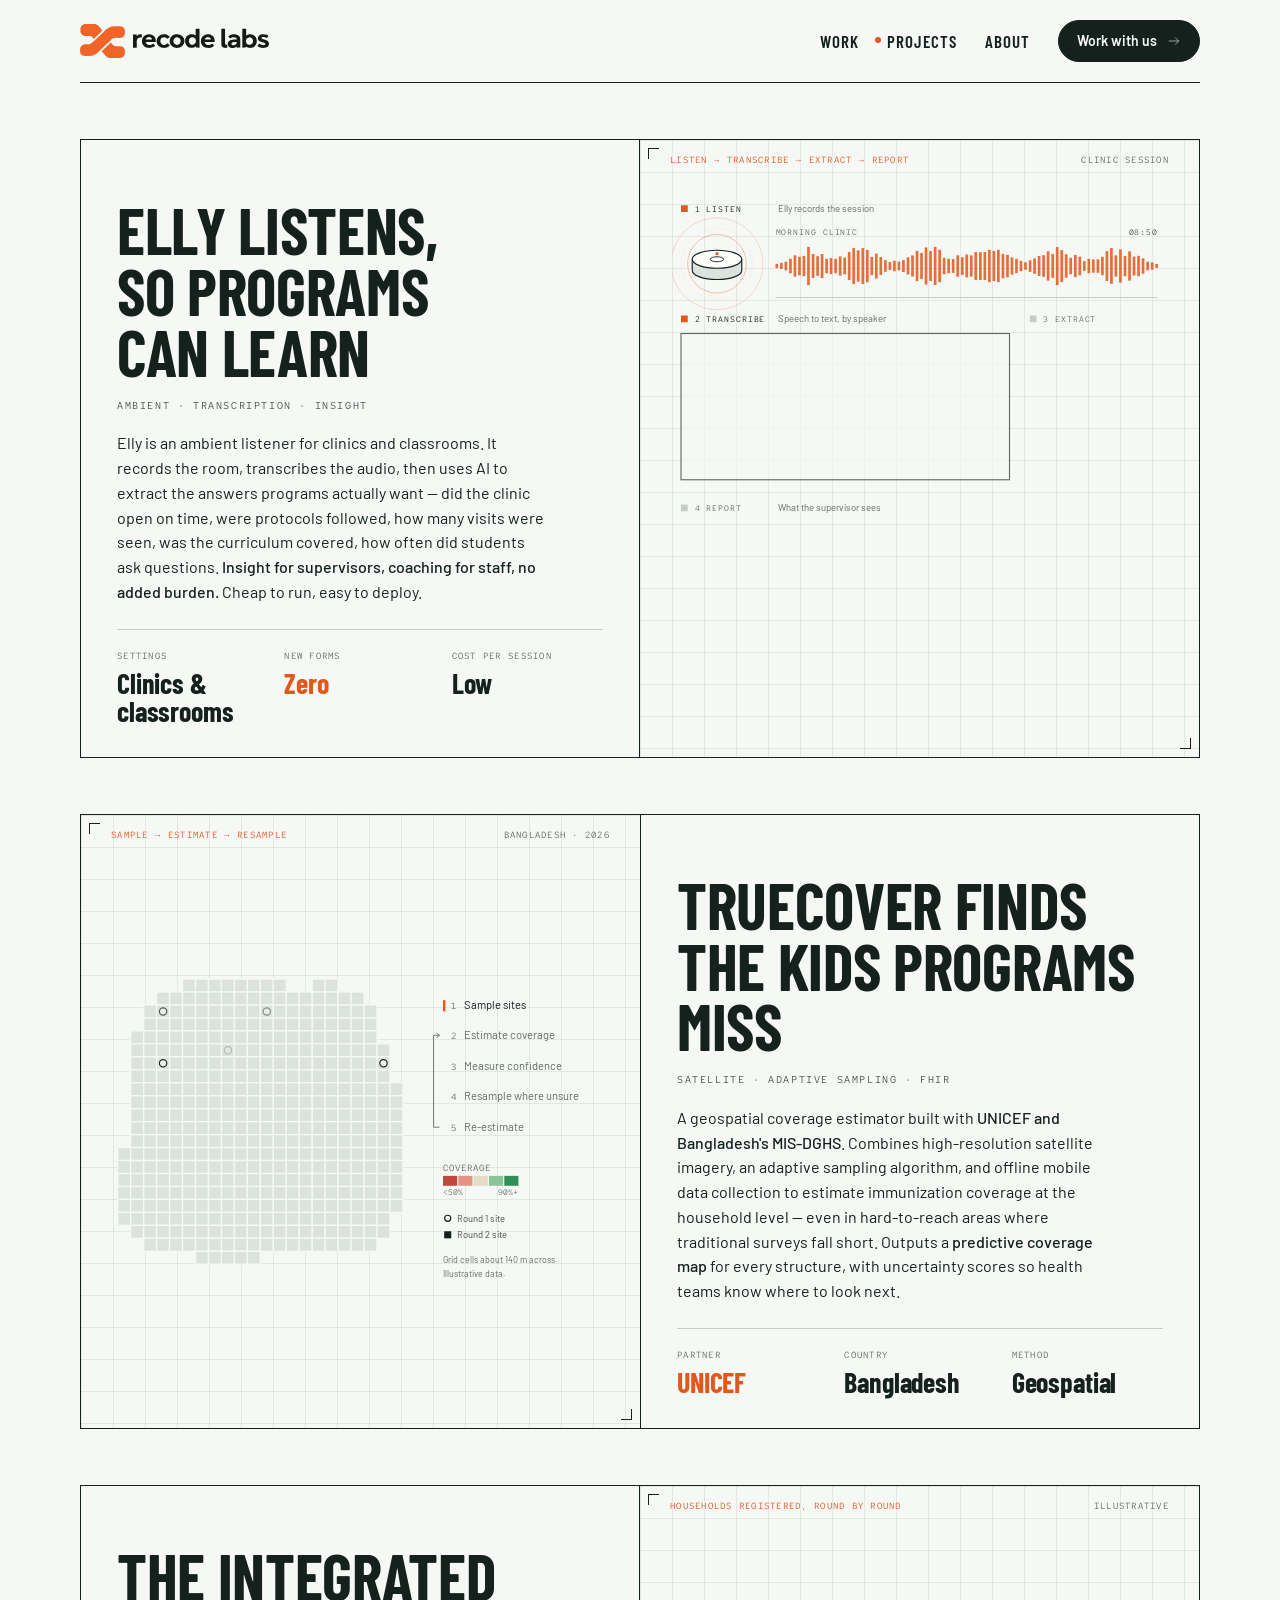
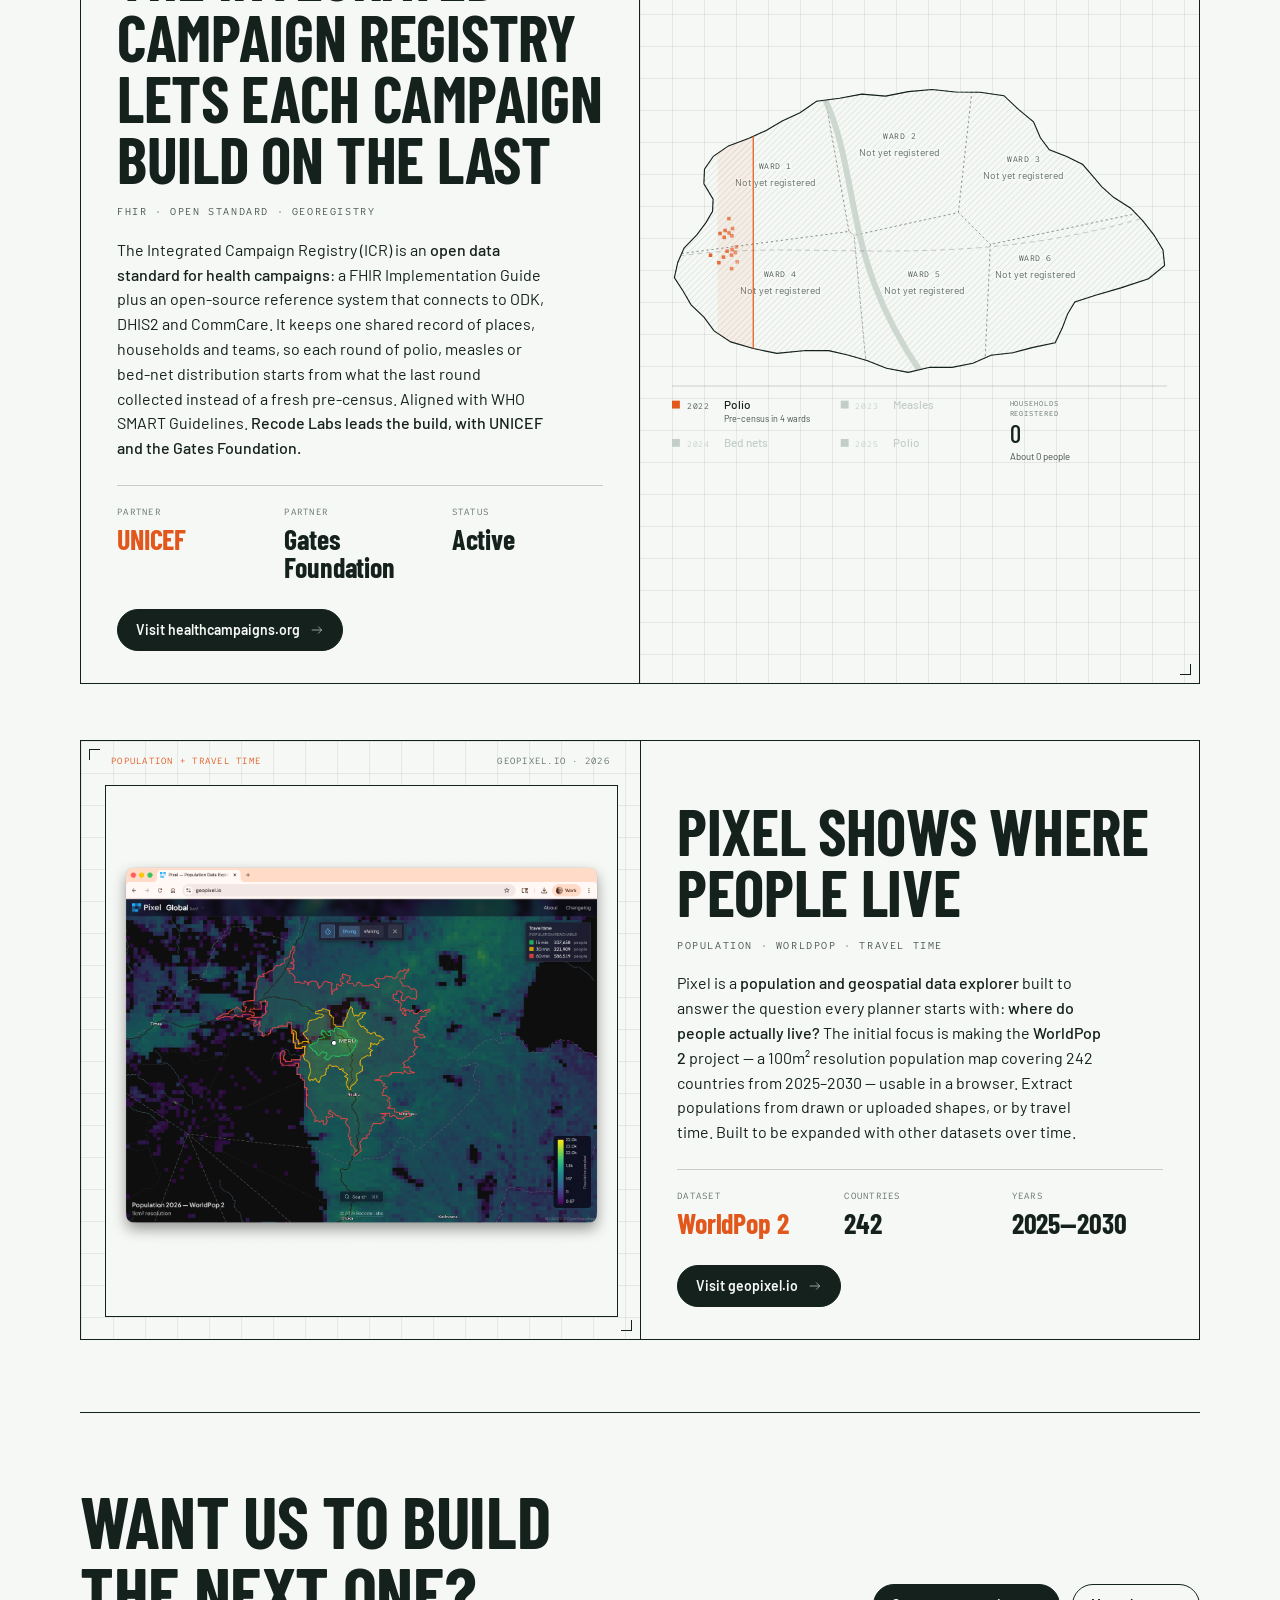
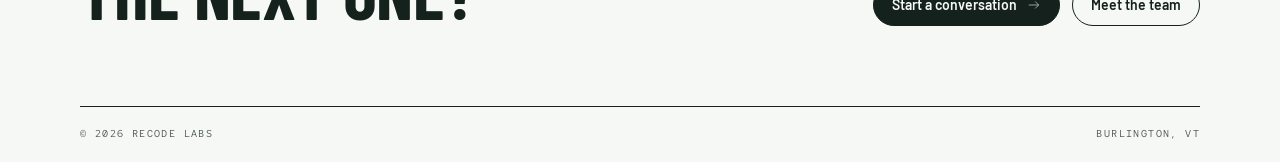
<file: projects.html>
<!doctype html>
<html lang="en">
<head>
<meta charset="utf-8">
<meta name="viewport" content="width=device-width, initial-scale=1">
<title>Recode Labs — Projects</title>
<meta name="description" content="Projects by Recode Labs: Elly, TrueCover, the Integrated Campaign Registry, and Pixel.">
<link rel="icon" href="assets/favicon.svg" type="image/svg+xml">
<link rel="apple-touch-icon" href="assets/apple-touch-icon.png">
<link rel="stylesheet" href="tokens.css?v=2026-10-20e">
<link rel="stylesheet" href="site.css?v=2026-10-20e">
<style>
  /* PAGE HEADER */
  .page-head { padding: 72px 0 48px; border-bottom: 1px solid var(--ink-900); position: relative; }
  .page-head .eyebrow { display: flex; gap: 14px; align-items: center; margin-bottom: 24px; font-family: var(--font-mono); font-size: 11px; letter-spacing: 0.14em; text-transform: uppercase; }
  .page-head .eyebrow .dot { width: 6px; height: 6px; background: var(--signal-500); }
  .page-head h1 { font-family: var(--font-display); font-weight: 700; font-size: 96px; line-height: 0.98; letter-spacing: -0.005em; max-width: 1100px; text-transform: uppercase; }
  .page-head h1 .acc { color: var(--signal-500); }
  .page-head .sub { display: grid; grid-template-columns: 1.3fr 1fr; gap: 48px; margin-top: 40px; align-items: end; }
  .page-head .lede { font-size: 19px; line-height: 1.45; max-width: 58ch; color: var(--color-text-secondary); letter-spacing: -0.005em; }
  .page-head .lede strong { color: var(--ink-900); font-weight: 500; }

  /* SECTION */

  /* CARDS */
  .card {
    display: grid;
    grid-template-columns: 1fr 1fr;
    border: 1px solid var(--ink-900);
    margin-top: 24px;
    background: var(--bone-50);
    position: relative;
    text-decoration: none;
    color: inherit;
    min-height: 520px;
    margin-top: 56px;
  }
  .card .body { padding: 32px 36px; display: flex; flex-direction: column; border-right: 1px solid var(--ink-900); }
  .card.reverse .body { order: 2; border-right: none; border-left: 1px solid var(--ink-900); }
  .card .idrow { display: flex; justify-content: space-between; align-items: center; font-family: var(--font-mono); font-size: 10px; letter-spacing: 0.14em; text-transform: uppercase; color: var(--color-text-secondary); padding-bottom: 18px; border-bottom: 1px solid var(--color-line-hairline); }
  .card .idrow .n { color: var(--signal-500); font-weight: 500; }
  .card h2 { font-family: var(--font-display); font-weight: 700; font-size: 64px; line-height: 0.95; letter-spacing: -0.005em; margin-top: 28px; text-transform: uppercase; }
  .card h2 .acc { color: var(--signal-500); }
  .card .tag { font-family: var(--font-mono); font-size: 10px; letter-spacing: 0.16em; text-transform: uppercase; color: var(--color-text-secondary); margin-top: 16px; }
  .card .lede { font-size: 16px; line-height: 1.55; margin-top: 18px; max-width: 48ch; color: var(--color-text); }
  .card .lede strong { font-weight: 500; }
  .card .stats { display: grid; grid-template-columns: repeat(3, 1fr); gap: 16px; margin-top: 24px; padding-top: 20px; border-top: 1px solid var(--color-line-hairline); }
  .card .stat .k { font-family: var(--font-mono); font-size: 9px; letter-spacing: 0.14em; text-transform: uppercase; color: var(--color-text-caption); }
  .card .stat .v { font-family: var(--font-display); font-size: 28px; font-weight: 700; letter-spacing: -0.005em; margin-top: 6px; line-height: 1; }
  .card .stat .v.signal { color: var(--signal-500); }
  .card .foot { margin-top: auto; padding-top: 28px; display: flex; gap: 10px; }

  .card .visual { position: relative; background: var(--bone-50); overflow: hidden;
    background-image:
      linear-gradient(var(--color-line-ghost) 1px, transparent 1px),
      linear-gradient(90deg, var(--color-line-ghost) 1px, transparent 1px);
    background-size: 32px 32px;
  }
  .card .vmeta { position: absolute; top: 14px; left: 30px; right: 30px; display: flex; justify-content: space-between; font-family: var(--font-mono); font-size: 9px; letter-spacing: 0.14em; text-transform: uppercase; color: var(--color-text-caption); }
  .card .vmeta .k { color: var(--ink-900); }
  .card .vmeta .v { color: var(--signal-500); }
  .card .visual svg { position: absolute; inset: 44px 32px 44px 32px; width: calc(100% - 64px); height: calc(100% - 88px); }
  .card .visual img.shot { position: absolute; inset: 44px 24px 24px 24px; width: calc(100% - 48px); height: calc(100% - 68px); object-fit: contain; border: 1px solid var(--ink-900); background: var(--bone-50); }
  .card .vticks { position: absolute; inset: 0; pointer-events: none; }
  .card .vticks::before, .card .vticks::after { content: ''; position: absolute; width: 10px; height: 10px; border: 0 solid var(--ink-900); }
  .card .vticks::before { top: 8px; left: 8px; border-top-width: 1px; border-left-width: 1px; }
  .card .vticks::after { bottom: 8px; right: 8px; border-bottom-width: 1px; border-right-width: 1px; }

  /* CTA */
  .cta { padding: 72px 0 80px; border-top: 1px solid var(--ink-900); display: grid; grid-template-columns: 1fr auto; gap: 40px; align-items: end; margin-top: 72px; }
  .cta h2 { font-family: var(--font-display); font-weight: 700; font-size: 72px; line-height: 0.98; letter-spacing: -0.005em; max-width: 16ch; text-transform: uppercase; }
  .cta h2 .acc { color: var(--signal-500); }
  .cta .buttons { display: flex; gap: 12px; }

  /* RESPONSIVE */
  @media (max-width: 960px) {
    .card { grid-template-columns: 1fr; min-height: auto; margin-top: 32px; }
    .card .body { border-right: none; border-bottom: 1px solid var(--ink-900); padding: 28px; }
    .card.reverse .body { order: 0; border-left: none; border-top: 1px solid var(--ink-900); border-bottom: none; }
    .card.reverse .visual { order: 1; }
    .card h2 { font-size: 44px; }
    .card .visual { min-height: 320px; }
    .card .visual svg { inset: 44px 24px 24px 24px; width: calc(100% - 48px); height: calc(100% - 68px); }
    .card .visual img.shot { inset: 44px 16px 16px 16px; width: calc(100% - 32px); height: calc(100% - 60px); }
    .card .stats { grid-template-columns: 1fr 1fr; }
    .cta { grid-template-columns: 1fr; align-items: start; gap: 24px; padding: 56px 0; }
    .cta h2 { font-size: 44px; }
  }
  @media (max-width: 640px) {
    .card .body { padding: 22px; }
    .card h2 { font-size: 32px; }
    .card .lede { font-size: 14px; }
    .card .stats { grid-template-columns: 1fr; gap: 12px; padding-top: 16px; }
    .card .stat .v { font-size: 22px; }
    .card .visual { min-height: 240px; }
    .card .foot { flex-wrap: wrap; gap: 8px; }
    .card .foot .btn { font-size: 12px; padding: 9px 12px; }
    .cta { padding: 40px 0; }
    .cta h2 { font-size: 30px; }
    .cta .buttons { flex-wrap: wrap; }
  }
</style>
</head>
<body>
<div class="wrap">

  <!-- NAV -->
  <nav class="nav">
    <div class="brand">
      <a href="index.html" class="logo-link">
        <img class="logo" src="assets/recodelabs-lockup.svg" alt="Recode Labs">
      </a>
    </div>
    <div class="navlinks">
      <a href="index.html">Work</a>
      <a href="projects.html" class="active">Projects</a>
      <a href="about.html">About</a>
      <a class="btn" href="index.html#contact">Work with us <svg width="14" height="14"><use href="assets/icons.svg#rl-arrow"></use></svg></a>
    </div>
  </nav>

  <!-- ============== ELLY ============== -->
  <div class="card" id="elly">
    <div class="body">
      <h2>Elly listens,<br>so programs<br>can learn</h2>
      <div class="tag">AMBIENT · TRANSCRIPTION · INSIGHT</div>
      <p class="lede">Elly is an ambient listener for clinics and classrooms. It records the room, transcribes the audio, then uses AI to extract the answers programs actually want — did the clinic open on time, were protocols followed, how many visits were seen, was the curriculum covered, how often did students ask questions. <strong>Insight for supervisors, coaching for staff, no added burden.</strong> Cheap to run, easy to deploy.</p>
      <div class="stats">
        <div class="stat"><div class="k">Settings</div><div class="v">Clinics &amp; classrooms</div></div>
        <div class="stat"><div class="k">New forms</div><div class="v signal">Zero</div></div>
        <div class="stat"><div class="k">Cost per session</div><div class="v">Low</div></div>
      </div>
    </div>
    <div class="visual">
      <span class="vticks"></span>
      <div class="vmeta"><span class="k"><span class="v">LISTEN → TRANSCRIBE → EXTRACT → REPORT</span></span><span>CLINIC SESSION</span></div>
      <svg viewBox="0 0 440 448" xmlns="http://www.w3.org/2000/svg" data-anim="sequence">
      <g data-stage data-at="0" data-until="1.9"><rect data-marker x="8" y="8" width="6" height="6" fill="#E2571C"/><text x="20" y="14" font-family="Red Hat Mono, monospace" font-size="7.5" fill="#14211D" letter-spacing="0.8">1  LISTEN</text></g><text x="94" y="14" font-family="Barlow, sans-serif" font-size="8.5" fill="#5F6D67">Elly records the session</text>
      <circle data-pulse data-at="0" data-until="1.9" data-phase="0.00" cx="40" cy="60" r="28" fill="none" stroke="#E2571C" stroke-width="0.75" opacity="0.45"/>
      <circle data-pulse data-at="0" data-until="1.9" data-phase="0.33" cx="40" cy="60" r="36" fill="none" stroke="#E2571C" stroke-width="0.75" opacity="0.28"/>
      <circle data-pulse data-at="0" data-until="1.9" data-phase="0.67" cx="40" cy="60" r="44" fill="none" stroke="#E2571C" stroke-width="0.75" opacity="0.14"/>
      <path d="M18 56 V66 A22 8 0 0 0 62 66 V56" fill="#DCE3DE" stroke="#14211D" stroke-width="1"/><ellipse cx="40" cy="56" rx="22" ry="8" fill="#FCFDFB" stroke="#14211D" stroke-width="1"/><ellipse cx="40" cy="56" rx="6" ry="2.2" fill="none" stroke="#14211D" stroke-width="0.8"/><circle cx="40" cy="51" r="1.4" fill="#E2571C"/>
      <rect data-grow="center" data-at="0.15" data-dur="0.25" x="92.0" y="60.1" width="2.4" height="3.8" fill="#E2571C" opacity="0.85"/>
      <rect data-grow="center" data-at="0.17" data-dur="0.25" x="96.0" y="59.2" width="2.4" height="5.5" fill="#E2571C" opacity="0.85"/>
      <rect data-grow="center" data-at="0.18" data-dur="0.25" x="100.0" y="58.2" width="2.4" height="7.6" fill="#E2571C" opacity="0.85"/>
      <rect data-grow="center" data-at="0.20" data-dur="0.25" x="104.1" y="55.5" width="2.4" height="13.0" fill="#E2571C" opacity="0.85"/>
      <rect data-grow="center" data-at="0.22" data-dur="0.25" x="108.1" y="52.5" width="2.4" height="19.0" fill="#E2571C" opacity="0.85"/>
      <rect data-grow="center" data-at="0.24" data-dur="0.25" x="112.1" y="53.8" width="2.4" height="16.4" fill="#E2571C" opacity="0.85"/>
      <rect data-grow="center" data-at="0.25" data-dur="0.25" x="116.1" y="53.0" width="2.4" height="18.0" fill="#E2571C" opacity="0.85"/>
      <rect data-grow="center" data-at="0.27" data-dur="0.25" x="120.1" y="45.0" width="2.4" height="34.0" fill="#E2571C" opacity="0.85"/>
      <rect data-grow="center" data-at="0.29" data-dur="0.25" x="124.2" y="51.3" width="2.4" height="21.4" fill="#E2571C" opacity="0.85"/>
      <rect data-grow="center" data-at="0.31" data-dur="0.25" x="128.2" y="53.3" width="2.4" height="17.4" fill="#E2571C" opacity="0.85"/>
      <rect data-grow="center" data-at="0.32" data-dur="0.25" x="132.2" y="51.3" width="2.4" height="21.5" fill="#E2571C" opacity="0.85"/>
      <rect data-grow="center" data-at="0.34" data-dur="0.25" x="136.2" y="55.6" width="2.4" height="12.9" fill="#E2571C" opacity="0.85"/>
      <rect data-grow="center" data-at="0.36" data-dur="0.25" x="140.2" y="54.9" width="2.4" height="14.3" fill="#E2571C" opacity="0.85"/>
      <rect data-grow="center" data-at="0.37" data-dur="0.25" x="144.2" y="55.6" width="2.4" height="12.8" fill="#E2571C" opacity="0.85"/>
      <rect data-grow="center" data-at="0.39" data-dur="0.25" x="148.3" y="53.5" width="2.4" height="17.0" fill="#E2571C" opacity="0.85"/>
      <rect data-grow="center" data-at="0.41" data-dur="0.25" x="152.3" y="54.5" width="2.4" height="14.9" fill="#E2571C" opacity="0.85"/>
      <rect data-grow="center" data-at="0.43" data-dur="0.25" x="156.3" y="49.5" width="2.4" height="24.9" fill="#E2571C" opacity="0.85"/>
      <rect data-grow="center" data-at="0.44" data-dur="0.25" x="160.3" y="45.9" width="2.4" height="32.2" fill="#E2571C" opacity="0.85"/>
      <rect data-grow="center" data-at="0.46" data-dur="0.25" x="164.3" y="48.1" width="2.4" height="27.9" fill="#E2571C" opacity="0.85"/>
      <rect data-grow="center" data-at="0.48" data-dur="0.25" x="168.4" y="46.1" width="2.4" height="31.9" fill="#E2571C" opacity="0.85"/>
      <rect data-grow="center" data-at="0.50" data-dur="0.25" x="172.4" y="47.7" width="2.4" height="28.7" fill="#E2571C" opacity="0.85"/>
      <rect data-grow="center" data-at="0.51" data-dur="0.25" x="176.4" y="53.9" width="2.4" height="16.2" fill="#E2571C" opacity="0.85"/>
      <rect data-grow="center" data-at="0.53" data-dur="0.25" x="180.4" y="51.0" width="2.4" height="22.1" fill="#E2571C" opacity="0.85"/>
      <rect data-grow="center" data-at="0.55" data-dur="0.25" x="184.4" y="54.0" width="2.4" height="15.9" fill="#E2571C" opacity="0.85"/>
      <rect data-grow="center" data-at="0.56" data-dur="0.25" x="188.5" y="56.8" width="2.4" height="10.4" fill="#E2571C" opacity="0.85"/>
      <rect data-grow="center" data-at="0.58" data-dur="0.25" x="192.5" y="58.5" width="2.4" height="7.0" fill="#E2571C" opacity="0.85"/>
      <rect data-grow="center" data-at="0.60" data-dur="0.25" x="196.5" y="57.3" width="2.4" height="9.3" fill="#E2571C" opacity="0.85"/>
      <rect data-grow="center" data-at="0.62" data-dur="0.25" x="200.5" y="58.0" width="2.4" height="7.9" fill="#E2571C" opacity="0.85"/>
      <rect data-grow="center" data-at="0.63" data-dur="0.25" x="204.5" y="56.7" width="2.4" height="10.7" fill="#E2571C" opacity="0.85"/>
      <rect data-grow="center" data-at="0.65" data-dur="0.25" x="208.6" y="54.3" width="2.4" height="15.3" fill="#E2571C" opacity="0.85"/>
      <rect data-grow="center" data-at="0.67" data-dur="0.25" x="212.6" y="52.6" width="2.4" height="18.8" fill="#E2571C" opacity="0.85"/>
      <rect data-grow="center" data-at="0.69" data-dur="0.25" x="216.6" y="48.6" width="2.4" height="26.8" fill="#E2571C" opacity="0.85"/>
      <rect data-grow="center" data-at="0.70" data-dur="0.25" x="220.6" y="50.4" width="2.4" height="23.2" fill="#E2571C" opacity="0.85"/>
      <rect data-grow="center" data-at="0.72" data-dur="0.25" x="224.6" y="45.5" width="2.4" height="33.0" fill="#E2571C" opacity="0.85"/>
      <rect data-grow="center" data-at="0.74" data-dur="0.25" x="228.6" y="48.7" width="2.4" height="26.6" fill="#E2571C" opacity="0.85"/>
      <rect data-grow="center" data-at="0.75" data-dur="0.25" x="232.7" y="45.1" width="2.4" height="33.8" fill="#E2571C" opacity="0.85"/>
      <rect data-grow="center" data-at="0.77" data-dur="0.25" x="236.7" y="47.6" width="2.4" height="28.8" fill="#E2571C" opacity="0.85"/>
      <rect data-grow="center" data-at="0.79" data-dur="0.25" x="240.7" y="54.8" width="2.4" height="14.5" fill="#E2571C" opacity="0.85"/>
      <rect data-grow="center" data-at="0.81" data-dur="0.25" x="244.7" y="55.6" width="2.4" height="12.8" fill="#E2571C" opacity="0.85"/>
      <rect data-grow="center" data-at="0.82" data-dur="0.25" x="248.7" y="55.8" width="2.4" height="12.3" fill="#E2571C" opacity="0.85"/>
      <rect data-grow="center" data-at="0.84" data-dur="0.25" x="252.8" y="52.5" width="2.4" height="19.0" fill="#E2571C" opacity="0.85"/>
      <rect data-grow="center" data-at="0.86" data-dur="0.25" x="256.8" y="54.2" width="2.4" height="15.7" fill="#E2571C" opacity="0.85"/>
      <rect data-grow="center" data-at="0.88" data-dur="0.25" x="260.8" y="51.8" width="2.4" height="20.4" fill="#E2571C" opacity="0.85"/>
      <rect data-grow="center" data-at="0.89" data-dur="0.25" x="264.8" y="52.5" width="2.4" height="19.0" fill="#E2571C" opacity="0.85"/>
      <rect data-grow="center" data-at="0.91" data-dur="0.25" x="268.8" y="49.6" width="2.4" height="24.8" fill="#E2571C" opacity="0.85"/>
      <rect data-grow="center" data-at="0.93" data-dur="0.25" x="272.9" y="49.7" width="2.4" height="24.7" fill="#E2571C" opacity="0.85"/>
      <rect data-grow="center" data-at="0.94" data-dur="0.25" x="276.9" y="49.6" width="2.4" height="24.9" fill="#E2571C" opacity="0.85"/>
      <rect data-grow="center" data-at="0.96" data-dur="0.25" x="280.9" y="47.6" width="2.4" height="28.8" fill="#E2571C" opacity="0.85"/>
      <rect data-grow="center" data-at="0.98" data-dur="0.25" x="284.9" y="48.5" width="2.4" height="26.9" fill="#E2571C" opacity="0.85"/>
      <rect data-grow="center" data-at="1.00" data-dur="0.25" x="288.9" y="47.6" width="2.4" height="28.8" fill="#E2571C" opacity="0.85"/>
      <rect data-grow="center" data-at="1.01" data-dur="0.25" x="293.0" y="51.2" width="2.4" height="21.7" fill="#E2571C" opacity="0.85"/>
      <rect data-grow="center" data-at="1.03" data-dur="0.25" x="297.0" y="52.0" width="2.4" height="20.1" fill="#E2571C" opacity="0.85"/>
      <rect data-grow="center" data-at="1.05" data-dur="0.25" x="301.0" y="54.3" width="2.4" height="15.3" fill="#E2571C" opacity="0.85"/>
      <rect data-grow="center" data-at="1.06" data-dur="0.25" x="305.0" y="55.6" width="2.4" height="12.8" fill="#E2571C" opacity="0.85"/>
      <rect data-grow="center" data-at="1.08" data-dur="0.25" x="309.0" y="57.4" width="2.4" height="9.2" fill="#E2571C" opacity="0.85"/>
      <rect data-grow="center" data-at="1.10" data-dur="0.25" x="313.0" y="58.7" width="2.4" height="6.7" fill="#E2571C" opacity="0.85"/>
      <rect data-grow="center" data-at="1.12" data-dur="0.25" x="317.1" y="56.9" width="2.4" height="10.3" fill="#E2571C" opacity="0.85"/>
      <rect data-grow="center" data-at="1.13" data-dur="0.25" x="321.1" y="55.2" width="2.4" height="13.7" fill="#E2571C" opacity="0.85"/>
      <rect data-grow="center" data-at="1.15" data-dur="0.25" x="325.1" y="53.1" width="2.4" height="17.8" fill="#E2571C" opacity="0.85"/>
      <rect data-grow="center" data-at="1.17" data-dur="0.25" x="329.1" y="52.3" width="2.4" height="19.4" fill="#E2571C" opacity="0.85"/>
      <rect data-grow="center" data-at="1.19" data-dur="0.25" x="333.1" y="48.9" width="2.4" height="26.1" fill="#E2571C" opacity="0.85"/>
      <rect data-grow="center" data-at="1.20" data-dur="0.25" x="337.2" y="51.4" width="2.4" height="21.1" fill="#E2571C" opacity="0.85"/>
      <rect data-grow="center" data-at="1.22" data-dur="0.25" x="341.2" y="45.1" width="2.4" height="33.9" fill="#E2571C" opacity="0.85"/>
      <rect data-grow="center" data-at="1.24" data-dur="0.25" x="345.2" y="47.9" width="2.4" height="28.3" fill="#E2571C" opacity="0.85"/>
      <rect data-grow="center" data-at="1.25" data-dur="0.25" x="349.2" y="51.6" width="2.4" height="20.8" fill="#E2571C" opacity="0.85"/>
      <rect data-grow="center" data-at="1.27" data-dur="0.25" x="353.2" y="54.7" width="2.4" height="14.6" fill="#E2571C" opacity="0.85"/>
      <rect data-grow="center" data-at="1.29" data-dur="0.25" x="357.3" y="52.1" width="2.4" height="19.8" fill="#E2571C" opacity="0.85"/>
      <rect data-grow="center" data-at="1.31" data-dur="0.25" x="361.3" y="53.7" width="2.4" height="16.6" fill="#E2571C" opacity="0.85"/>
      <rect data-grow="center" data-at="1.32" data-dur="0.25" x="365.3" y="57.7" width="2.4" height="8.6" fill="#E2571C" opacity="0.85"/>
      <rect data-grow="center" data-at="1.34" data-dur="0.25" x="369.3" y="55.6" width="2.4" height="12.8" fill="#E2571C" opacity="0.85"/>
      <rect data-grow="center" data-at="1.36" data-dur="0.25" x="373.3" y="56.1" width="2.4" height="11.8" fill="#E2571C" opacity="0.85"/>
      <rect data-grow="center" data-at="1.38" data-dur="0.25" x="377.4" y="56.0" width="2.4" height="12.0" fill="#E2571C" opacity="0.85"/>
      <rect data-grow="center" data-at="1.39" data-dur="0.25" x="381.4" y="53.8" width="2.4" height="16.4" fill="#E2571C" opacity="0.85"/>
      <rect data-grow="center" data-at="1.41" data-dur="0.25" x="385.4" y="48.8" width="2.4" height="26.5" fill="#E2571C" opacity="0.85"/>
      <rect data-grow="center" data-at="1.43" data-dur="0.25" x="389.4" y="46.0" width="2.4" height="31.9" fill="#E2571C" opacity="0.85"/>
      <rect data-grow="center" data-at="1.44" data-dur="0.25" x="393.4" y="52.5" width="2.4" height="18.9" fill="#E2571C" opacity="0.85"/>
      <rect data-grow="center" data-at="1.46" data-dur="0.25" x="397.4" y="47.2" width="2.4" height="29.6" fill="#E2571C" opacity="0.85"/>
      <rect data-grow="center" data-at="1.48" data-dur="0.25" x="401.5" y="53.0" width="2.4" height="18.1" fill="#E2571C" opacity="0.85"/>
      <rect data-grow="center" data-at="1.50" data-dur="0.25" x="405.5" y="48.8" width="2.4" height="26.4" fill="#E2571C" opacity="0.85"/>
      <rect data-grow="center" data-at="1.51" data-dur="0.25" x="409.5" y="53.4" width="2.4" height="17.3" fill="#E2571C" opacity="0.85"/>
      <rect data-grow="center" data-at="1.53" data-dur="0.25" x="413.5" y="52.5" width="2.4" height="19.0" fill="#E2571C" opacity="0.85"/>
      <rect data-grow="center" data-at="1.55" data-dur="0.25" x="417.5" y="54.5" width="2.4" height="15.0" fill="#E2571C" opacity="0.85"/>
      <rect data-grow="center" data-at="1.57" data-dur="0.25" x="421.6" y="57.6" width="2.4" height="8.8" fill="#E2571C" opacity="0.85"/>
      <rect data-grow="center" data-at="1.58" data-dur="0.25" x="425.6" y="58.1" width="2.4" height="7.9" fill="#E2571C" opacity="0.85"/>
      <rect data-grow="center" data-at="1.60" data-dur="0.25" x="429.6" y="59.6" width="2.4" height="4.7" fill="#E2571C" opacity="0.85"/>
      <text x="92" y="34" font-family="Red Hat Mono, monospace" font-size="7" fill="#5F6D67" letter-spacing="0.8">MORNING CLINIC</text>
      <text x="432" y="34" font-family="Red Hat Mono, monospace" font-size="7" fill="#43514C" letter-spacing="0.8" text-anchor="end"><tspan data-clock="480,532" data-at="0.15" data-dur="1.6">08:52</tspan></text>
      <line x1="92" y1="90" x2="432" y2="90" stroke="rgba(20,33,29,0.18)"/>
      <g data-stage data-at="1.6" data-until="3.4"><rect data-marker x="8" y="106" width="6" height="6" fill="#E2571C"/><text x="20" y="112" font-family="Red Hat Mono, monospace" font-size="7.5" fill="#14211D" letter-spacing="0.8">2  TRANSCRIBE</text></g><text x="94" y="112" font-family="Barlow, sans-serif" font-size="8.5" fill="#5F6D67">Speech to text, by speaker</text>
      <g data-stage data-at="3.4" data-until="5.0"><rect data-marker x="318" y="106" width="6" height="6" fill="#E2571C"/><text x="330" y="112" font-family="Red Hat Mono, monospace" font-size="7.5" fill="#14211D" letter-spacing="0.8">3  EXTRACT</text></g>
      <rect data-fade data-at="1.6" x="8" y="122" width="292" height="130" fill="#F6F8F5" stroke="#14211D" stroke-width="1"/>
      <g data-fade data-at="1.90"><text x="20" y="144" font-family="Red Hat Mono, monospace" font-size="7.5" fill="#5F6D67" letter-spacing="0.8">08:02</text><text x="60" y="144" font-family="Red Hat Mono, monospace" font-size="7" fill="#43514C" letter-spacing="0.8">NURSE</text><text x="108" y="144" font-family="Barlow, sans-serif" font-size="9.5" fill="#14211D">Good morning, we’re open.</text></g>
      <rect data-fade data-at="3.50" x="9" y="133" width="2" height="15" fill="#E2571C"/>
      <line data-extend data-at="3.50" x1="300" y1="140.5" x2="318" y2="140.5" stroke="#14211D" stroke-width="0.75" stroke-dasharray="2 2"/>
      <g data-pop data-at="3.70"><rect x="318" y="133" width="114" height="15" fill="#F6F8F5" stroke="#14211D" stroke-width="0.8"/><text x="375.0" y="143" font-family="Red Hat Mono, monospace" font-size="7" fill="#14211D" letter-spacing="0.8" text-anchor="middle">CLINIC OPENED</text></g>
      <g data-fade data-at="2.20"><text x="20" y="168" font-family="Red Hat Mono, monospace" font-size="7.5" fill="#5F6D67" letter-spacing="0.8">08:14</text><text x="60" y="168" font-family="Red Hat Mono, monospace" font-size="7" fill="#43514C" letter-spacing="0.8">NURSE</text><text x="108" y="168" font-family="Barlow, sans-serif" font-size="9.5" fill="#14211D">Let me check her temperature.</text></g>
      <rect data-fade data-at="3.78" x="9" y="157" width="2" height="15" fill="#E2571C"/>
      <line data-extend data-at="3.78" x1="300" y1="164.5" x2="318" y2="164.5" stroke="#14211D" stroke-width="0.75" stroke-dasharray="2 2"/>
      <g data-pop data-at="3.98"><rect x="318" y="157" width="114" height="15" fill="#F6F8F5" stroke="#14211D" stroke-width="0.8"/><text x="375.0" y="167" font-family="Red Hat Mono, monospace" font-size="7" fill="#14211D" letter-spacing="0.8" text-anchor="middle">VITALS CHECKED</text></g>
      <g data-fade data-at="2.50"><text x="20" y="192" font-family="Red Hat Mono, monospace" font-size="7.5" fill="#5F6D67" letter-spacing="0.8">08:21</text><text x="60" y="192" font-family="Red Hat Mono, monospace" font-size="7" fill="#43514C" letter-spacing="0.8">PARENT</text><text x="108" y="192" font-family="Barlow, sans-serif" font-size="9.5" fill="#14211D">Should she take it with food?</text></g>
      <rect data-fade data-at="4.06" x="9" y="181" width="2" height="15" fill="#E2571C"/>
      <line data-extend data-at="4.06" x1="300" y1="188.5" x2="318" y2="188.5" stroke="#14211D" stroke-width="0.75" stroke-dasharray="2 2"/>
      <g data-pop data-at="4.26"><rect x="318" y="181" width="114" height="15" fill="#F6F8F5" stroke="#14211D" stroke-width="0.8"/><text x="375.0" y="191" font-family="Red Hat Mono, monospace" font-size="7" fill="#14211D" letter-spacing="0.8" text-anchor="middle">PATIENT QUESTION</text></g>
      <g data-fade data-at="2.80"><text x="20" y="216" font-family="Red Hat Mono, monospace" font-size="7.5" fill="#5F6D67" letter-spacing="0.8">08:37</text><text x="60" y="216" font-family="Red Hat Mono, monospace" font-size="7" fill="#43514C" letter-spacing="0.8">NURSE</text><text x="108" y="216" font-family="Barlow, sans-serif" font-size="9.5" fill="#14211D">Next patient, please.</text></g>
      <rect data-fade data-at="4.34" x="9" y="205" width="2" height="15" fill="#E2571C"/>
      <line data-extend data-at="4.34" x1="300" y1="212.5" x2="318" y2="212.5" stroke="#14211D" stroke-width="0.75" stroke-dasharray="2 2"/>
      <g data-pop data-at="4.54"><rect x="318" y="205" width="114" height="15" fill="#F6F8F5" stroke="#14211D" stroke-width="0.8"/><text x="375.0" y="215" font-family="Red Hat Mono, monospace" font-size="7" fill="#14211D" letter-spacing="0.8" text-anchor="middle">VISIT LOGGED</text></g>
      <g data-fade data-at="3.10"><text x="20" y="240" font-family="Red Hat Mono, monospace" font-size="7.5" fill="#5F6D67" letter-spacing="0.8">08:52</text><text x="60" y="240" font-family="Red Hat Mono, monospace" font-size="7" fill="#43514C" letter-spacing="0.8">NURSE</text><text x="108" y="240" font-family="Barlow, sans-serif" font-size="9.5" fill="#14211D">We’re out of amoxicillin.</text></g>
      <rect data-fade data-at="4.62" x="9" y="229" width="2" height="15" fill="#E2571C"/>
      <line data-extend data-at="4.62" x1="300" y1="236.5" x2="318" y2="236.5" stroke="#E2571C" stroke-width="0.75" stroke-dasharray="2 2"/>
      <g data-pop data-at="4.82"><rect x="318" y="229" width="114" height="15" fill="#E2571C" stroke="#E2571C" stroke-width="0.8"/><text x="375.0" y="239" font-family="Red Hat Mono, monospace" font-size="7" fill="#FFFFFF" letter-spacing="0.8" text-anchor="middle">STOCKOUT</text></g>
      <g data-stage data-at="5.0" data-until="7.2"><rect data-marker x="8" y="274" width="6" height="6" fill="#E2571C"/><text x="20" y="280" font-family="Red Hat Mono, monospace" font-size="7.5" fill="#14211D" letter-spacing="0.8">4  REPORT</text></g><text x="94" y="280" font-family="Barlow, sans-serif" font-size="8.5" fill="#5F6D67">What the supervisor sees</text>
      <g data-col data-at="5.10"><rect x="8.0" y="290" width="136.0" height="72" fill="#F6F8F5" stroke="#14211D" stroke-width="1"/><text x="18.0" y="306" font-family="Red Hat Mono, monospace" font-size="6.5" fill="#5F6D67" letter-spacing="0.8">CLINIC OPENED</text><text x="18.0" y="336" font-family="'Barlow Condensed', sans-serif" font-size="22" fill="#14211D" font-weight="500">8:02 AM</text><text x="18.0" y="351" font-family="Barlow, sans-serif" font-size="7.5" fill="#5F6D67">On time</text></g>
      <g data-col data-at="5.22"><rect x="152.0" y="290" width="136.0" height="72" fill="#F6F8F5" stroke="#14211D" stroke-width="1"/><text x="162.0" y="306" font-family="Red Hat Mono, monospace" font-size="6.5" fill="#5F6D67" letter-spacing="0.8">VISITS SEEN</text><text x="162.0" y="336" font-family="'Barlow Condensed', sans-serif" font-size="22" fill="#14211D" font-weight="500"><tspan data-count="32" data-at="5.42" data-dur="0.9">32</tspan></text><text x="162.0" y="351" font-family="Barlow, sans-serif" font-size="7.5" fill="#5F6D67">Morning session</text></g>
      <g data-col data-at="5.34"><rect x="296.0" y="290" width="136.0" height="72" fill="#F6F8F5" stroke="#14211D" stroke-width="1"/><text x="306.0" y="306" font-family="Red Hat Mono, monospace" font-size="6.5" fill="#5F6D67" letter-spacing="0.8">PROTOCOL ADHERENCE</text><text x="306.0" y="336" font-family="'Barlow Condensed', sans-serif" font-size="22" fill="#14211D" font-weight="500"><tspan data-count="92" data-at="5.54" data-dur="0.9">92</tspan>%</text><text x="306.0" y="351" font-family="Barlow, sans-serif" font-size="7.5" fill="#5F6D67">Vitals, dosing, follow-up</text></g>
      <g data-col data-at="5.46"><rect x="8.0" y="370" width="136.0" height="72" fill="#F6F8F5" stroke="#14211D" stroke-width="1"/><text x="18.0" y="386" font-family="Red Hat Mono, monospace" font-size="6.5" fill="#5F6D67" letter-spacing="0.8">STOCKOUTS</text><text x="18.0" y="416" font-family="'Barlow Condensed', sans-serif" font-size="22" fill="#A63C0C" font-weight="500"><tspan data-count="2" data-at="5.66" data-dur="0.9">2</tspan></text><text x="18.0" y="431" font-family="Barlow, sans-serif" font-size="7.5" fill="#5F6D67">Amoxicillin</text></g>
      <g data-col data-at="5.58"><rect x="152.0" y="370" width="136.0" height="72" fill="#F6F8F5" stroke="#14211D" stroke-width="1"/><text x="162.0" y="386" font-family="Red Hat Mono, monospace" font-size="6.5" fill="#5F6D67" letter-spacing="0.8">QUESTIONS ASKED</text><text x="162.0" y="416" font-family="'Barlow Condensed', sans-serif" font-size="22" fill="#14211D" font-weight="500"><tspan data-count="14" data-at="5.78" data-dur="0.9">14</tspan></text><text x="162.0" y="431" font-family="Barlow, sans-serif" font-size="7.5" fill="#5F6D67">From patients and parents</text></g>
      <g data-col data-at="5.70"><rect x="296.0" y="370" width="136.0" height="72" fill="#F6F8F5" stroke="#14211D" stroke-width="1"/><text x="306.0" y="386" font-family="Red Hat Mono, monospace" font-size="6.5" fill="#5F6D67" letter-spacing="0.8">VISITS THIS WEEK</text><rect data-grow="bottom" data-at="6.00" data-dur="0.35" x="308.0" y="402.7" width="12" height="25.3" fill="#DCE3DE"/><text x="314.0" y="437" font-family="Red Hat Mono, monospace" font-size="6" fill="#5F6D67" letter-spacing="0.8" text-anchor="middle">M</text><rect data-grow="bottom" data-at="6.08" data-dur="0.35" x="330.0" y="397.9" width="12" height="30.1" fill="#DCE3DE"/><text x="336.0" y="437" font-family="Red Hat Mono, monospace" font-size="6" fill="#5F6D67" letter-spacing="0.8" text-anchor="middle">T</text><rect data-grow="bottom" data-at="6.16" data-dur="0.35" x="352.0" y="399.8" width="12" height="28.2" fill="#DCE3DE"/><text x="358.0" y="437" font-family="Red Hat Mono, monospace" font-size="6" fill="#5F6D67" letter-spacing="0.8" text-anchor="middle">W</text><rect data-grow="bottom" data-at="6.24" data-dur="0.35" x="374.0" y="394.0" width="12" height="34.0" fill="#DCE3DE"/><text x="380.0" y="437" font-family="Red Hat Mono, monospace" font-size="6" fill="#5F6D67" letter-spacing="0.8" text-anchor="middle">T</text><rect data-grow="bottom" data-at="6.32" data-dur="0.35" x="396.0" y="396.9" width="12" height="31.1" fill="#E2571C"/><text x="402.0" y="437" font-family="Red Hat Mono, monospace" font-size="6" fill="#5F6D67" letter-spacing="0.8" text-anchor="middle">F</text></g>
      </svg>
    </div>
  </div>

  <!-- ============== TRUECOVER ============== -->
  <div class="card reverse" id="truecover">
    <div class="visual">
      <span class="vticks"></span>
      <div class="vmeta"><span class="k"><span class="v">SAMPLE → ESTIMATE → RESAMPLE</span></span><span>BANGLADESH · 2026</span></div>
      <svg viewBox="0 0 420 260" xmlns="http://www.w3.org/2000/svg" data-anim="truecover" data-ramp="#C4453B,#E39382,#E6DDC6,#8CC49A,#2F8F57">
      <g data-cells>
      <rect x="59" y="9" width="11" height="11" fill="#8CC49A" stroke="#F6F8F5" stroke-width="1.10" data-c1="4" data-c2="3" data-w="0.36"/>
      <rect x="70" y="9" width="11" height="11" fill="#8CC49A" stroke="#F6F8F5" stroke-width="1.10" data-c1="3" data-c2="3" data-w="0.46"/>
      <rect x="81" y="9" width="11" height="11" fill="#8CC49A" stroke="#F6F8F5" stroke-width="1.10" data-c1="4" data-c2="3" data-w="0.57"/>
      <rect x="92" y="9" width="11" height="11" fill="#8CC49A" stroke="#F6F8F5" stroke-width="1.10" data-c1="2" data-c2="3" data-w="0.46"/>
      <rect x="103" y="9" width="11" height="11" fill="#8CC49A" stroke="#F6F8F5" stroke-width="1.10" data-c1="4" data-c2="3" data-w="0.36"/>
      <rect x="114" y="9" width="11" height="11" fill="#8CC49A" stroke="#F6F8F5" stroke-width="1.10" data-c1="4" data-c2="3" data-w="0.29"/>
      <rect x="125" y="9" width="11" height="11" fill="#8CC49A" stroke="#F6F8F5" stroke-width="1.10" data-c1="2" data-c2="3" data-w="0.26"/>
      <rect x="136" y="9" width="11" height="11" fill="#8CC49A" stroke="#F6F8F5" stroke-width="1.10" data-c1="3" data-c2="3" data-w="0.29"/>
      <rect x="169" y="9" width="11" height="11" fill="#8CC49A" stroke="#F6F8F5" stroke-width="1.10" data-c1="3" data-c2="3" data-w="0.57"/>
      <rect x="180" y="9" width="11" height="11" fill="#8CC49A" stroke="#F6F8F5" stroke-width="1.10" data-c1="3" data-c2="3" data-w="0.69"/>
      <rect x="37" y="20" width="11" height="11" fill="#8CC49A" stroke="#F6F8F5" stroke-width="1.10" data-c1="3" data-c2="3" data-w="0.13"/>
      <rect x="48" y="20" width="11" height="11" fill="#8CC49A" stroke="#F6F8F5" stroke-width="1.10" data-c1="3" data-c2="3" data-w="0.18"/>
      <rect x="59" y="20" width="11" height="11" fill="#8CC49A" stroke="#F6F8F5" stroke-width="1.10" data-c1="3" data-c2="3" data-w="0.29"/>
      <rect x="70" y="20" width="11" height="11" fill="#2F8F57" stroke="#F6F8F5" stroke-width="1.10" data-c1="4" data-c2="4" data-w="0.40"/>
      <rect x="81" y="20" width="11" height="11" fill="#8CC49A" stroke="#F6F8F5" stroke-width="1.10" data-c1="2" data-c2="3" data-w="0.53"/>
      <rect x="92" y="20" width="11" height="11" fill="#8CC49A" stroke="#F6F8F5" stroke-width="1.10" data-c1="2" data-c2="3" data-w="0.40"/>
      <rect x="103" y="20" width="11" height="11" fill="#8CC49A" stroke="#F6F8F5" stroke-width="1.10" data-c1="3" data-c2="3" data-w="0.29"/>
      <rect x="114" y="20" width="11" height="11" fill="#2F8F57" stroke="#F6F8F5" stroke-width="1.10" data-c1="3" data-c2="4" data-w="0.18"/>
      <rect x="125" y="20" width="11" height="11" fill="#8CC49A" stroke="#F6F8F5" stroke-width="1.10" data-c1="3" data-c2="3" data-w="0.13"/>
      <rect x="136" y="20" width="11" height="11" fill="#8CC49A" stroke="#F6F8F5" stroke-width="1.10" data-c1="3" data-c2="3" data-w="0.18"/>
      <rect x="147" y="20" width="11" height="11" fill="#2F8F57" stroke="#F6F8F5" stroke-width="1.10" data-c1="4" data-c2="4" data-w="0.29"/>
      <rect x="158" y="20" width="11" height="11" fill="#8CC49A" stroke="#F6F8F5" stroke-width="1.10" data-c1="3" data-c2="3" data-w="0.40"/>
      <rect x="169" y="20" width="11" height="11" fill="#8CC49A" stroke="#F6F8F5" stroke-width="1.10" data-c1="3" data-c2="3" data-w="0.53"/>
      <rect x="180" y="20" width="11" height="11" fill="#8CC49A" stroke="#F6F8F5" stroke-width="1.10" data-c1="4" data-c2="3" data-w="0.65"/>
      <rect x="191" y="20" width="11" height="11" fill="#8CC49A" stroke="#F6F8F5" stroke-width="1.10" data-c1="4" data-c2="3" data-w="0.75"/>
      <rect x="202" y="20" width="11" height="11" fill="#8CC49A" stroke="#F6F8F5" stroke-width="1.10" data-c1="4" data-c2="3" data-w="0.69"/>
      <rect x="26" y="31" width="11" height="11" fill="#8CC49A" stroke="#F6F8F5" stroke-width="1.10" data-c1="3" data-c2="3" data-w="0.13"/>
      <rect x="37" y="31" width="11" height="11" fill="#8CC49A" stroke="#F6F8F5" stroke-width="1.10" data-c1="3" data-c2="3" data-w="0.00"/>
      <rect x="48" y="31" width="11" height="11" fill="#8CC49A" stroke="#F6F8F5" stroke-width="1.10" data-c1="3" data-c2="3" data-w="0.13"/>
      <rect x="59" y="31" width="11" height="11" fill="#8CC49A" stroke="#F6F8F5" stroke-width="1.10" data-c1="3" data-c2="3" data-w="0.26"/>
      <rect x="70" y="31" width="11" height="11" fill="#8CC49A" stroke="#F6F8F5" stroke-width="1.10" data-c1="3" data-c2="3" data-w="0.38"/>
      <rect x="81" y="31" width="11" height="11" fill="#8CC49A" stroke="#F6F8F5" stroke-width="1.10" data-c1="4" data-c2="3" data-w="0.40"/>
      <rect x="92" y="31" width="11" height="11" fill="#8CC49A" stroke="#F6F8F5" stroke-width="1.10" data-c1="3" data-c2="3" data-w="0.38"/>
      <rect x="103" y="31" width="11" height="11" fill="#8CC49A" stroke="#F6F8F5" stroke-width="1.10" data-c1="3" data-c2="3" data-w="0.26"/>
      <rect x="114" y="31" width="11" height="11" fill="#8CC49A" stroke="#F6F8F5" stroke-width="1.10" data-c1="3" data-c2="3" data-w="0.13"/>
      <rect x="125" y="31" width="11" height="11" fill="#8CC49A" stroke="#F6F8F5" stroke-width="1.10" data-c1="3" data-c2="3" data-w="0.00"/>
      <rect x="136" y="31" width="11" height="11" fill="#8CC49A" stroke="#F6F8F5" stroke-width="1.10" data-c1="3" data-c2="3" data-w="0.13"/>
      <rect x="147" y="31" width="11" height="11" fill="#8CC49A" stroke="#F6F8F5" stroke-width="1.10" data-c1="4" data-c2="3" data-w="0.26"/>
      <rect x="158" y="31" width="11" height="11" fill="#8CC49A" stroke="#F6F8F5" stroke-width="1.10" data-c1="2" data-c2="3" data-w="0.38"/>
      <rect x="169" y="31" width="11" height="11" fill="#8CC49A" stroke="#F6F8F5" stroke-width="1.10" data-c1="4" data-c2="3" data-w="0.51"/>
      <rect x="180" y="31" width="11" height="11" fill="#8CC49A" stroke="#F6F8F5" stroke-width="1.10" data-c1="2" data-c2="3" data-w="0.64"/>
      <rect x="191" y="31" width="11" height="11" fill="#E6DDC6" stroke="#F6F8F5" stroke-width="1.10" data-c1="3" data-c2="2" data-w="0.64"/>
      <rect x="202" y="31" width="11" height="11" fill="#8CC49A" stroke="#F6F8F5" stroke-width="1.10" data-c1="3" data-c2="3" data-w="0.57"/>
      <rect x="213" y="31" width="11" height="11" fill="#8CC49A" stroke="#F6F8F5" stroke-width="1.10" data-c1="3" data-c2="3" data-w="0.53"/>
      <rect x="26" y="42" width="11" height="11" fill="#8CC49A" stroke="#F6F8F5" stroke-width="1.10" data-c1="3" data-c2="3" data-w="0.18"/>
      <rect x="37" y="42" width="11" height="11" fill="#8CC49A" stroke="#F6F8F5" stroke-width="1.10" data-c1="3" data-c2="3" data-w="0.13"/>
      <rect x="48" y="42" width="11" height="11" fill="#8CC49A" stroke="#F6F8F5" stroke-width="1.10" data-c1="3" data-c2="3" data-w="0.18"/>
      <rect x="59" y="42" width="11" height="11" fill="#8CC49A" stroke="#F6F8F5" stroke-width="1.10" data-c1="3" data-c2="3" data-w="0.29"/>
      <rect x="70" y="42" width="11" height="11" fill="#8CC49A" stroke="#F6F8F5" stroke-width="1.10" data-c1="3" data-c2="3" data-w="0.36"/>
      <rect x="81" y="42" width="11" height="11" fill="#E6DDC6" stroke="#F6F8F5" stroke-width="1.10" data-c1="2" data-c2="2" data-w="0.29"/>
      <rect x="92" y="42" width="11" height="11" fill="#8CC49A" stroke="#F6F8F5" stroke-width="1.10" data-c1="3" data-c2="3" data-w="0.26"/>
      <rect x="103" y="42" width="11" height="11" fill="#8CC49A" stroke="#F6F8F5" stroke-width="1.10" data-c1="3" data-c2="3" data-w="0.29"/>
      <rect x="114" y="42" width="11" height="11" fill="#8CC49A" stroke="#F6F8F5" stroke-width="1.10" data-c1="3" data-c2="3" data-w="0.18"/>
      <rect x="125" y="42" width="11" height="11" fill="#8CC49A" stroke="#F6F8F5" stroke-width="1.10" data-c1="3" data-c2="3" data-w="0.13"/>
      <rect x="136" y="42" width="11" height="11" fill="#8CC49A" stroke="#F6F8F5" stroke-width="1.10" data-c1="3" data-c2="3" data-w="0.18"/>
      <rect x="147" y="42" width="11" height="11" fill="#8CC49A" stroke="#F6F8F5" stroke-width="1.10" data-c1="3" data-c2="3" data-w="0.29"/>
      <rect x="158" y="42" width="11" height="11" fill="#8CC49A" stroke="#F6F8F5" stroke-width="1.10" data-c1="3" data-c2="3" data-w="0.40"/>
      <rect x="169" y="42" width="11" height="11" fill="#8CC49A" stroke="#F6F8F5" stroke-width="1.10" data-c1="2" data-c2="3" data-w="0.53"/>
      <rect x="180" y="42" width="11" height="11" fill="#8CC49A" stroke="#F6F8F5" stroke-width="1.10" data-c1="2" data-c2="3" data-w="0.64"/>
      <rect x="191" y="42" width="11" height="11" fill="#E6DDC6" stroke="#F6F8F5" stroke-width="1.10" data-c1="3" data-c2="2" data-w="0.54"/>
      <rect x="202" y="42" width="11" height="11" fill="#E6DDC6" stroke="#F6F8F5" stroke-width="1.10" data-c1="1" data-c2="2" data-w="0.46"/>
      <rect x="213" y="42" width="11" height="11" fill="#8CC49A" stroke="#F6F8F5" stroke-width="1.10" data-c1="3" data-c2="3" data-w="0.40"/>
      <rect x="15" y="53" width="11" height="11" fill="#8CC49A" stroke="#F6F8F5" stroke-width="1.10" data-c1="4" data-c2="3" data-w="0.36"/>
      <rect x="26" y="53" width="11" height="11" fill="#8CC49A" stroke="#F6F8F5" stroke-width="1.10" data-c1="4" data-c2="3" data-w="0.29"/>
      <rect x="37" y="53" width="11" height="11" fill="#8CC49A" stroke="#F6F8F5" stroke-width="1.10" data-c1="2" data-c2="3" data-w="0.26"/>
      <rect x="48" y="53" width="11" height="11" fill="#E6DDC6" stroke="#F6F8F5" stroke-width="1.10" data-c1="3" data-c2="2" data-w="0.29"/>
      <rect x="59" y="53" width="11" height="11" fill="#E6DDC6" stroke="#F6F8F5" stroke-width="1.10" data-c1="2" data-c2="2" data-w="0.36"/>
      <rect x="70" y="53" width="11" height="11" fill="#E6DDC6" stroke="#F6F8F5" stroke-width="1.10" data-c1="2" data-c2="2" data-w="0.29"/>
      <rect x="81" y="53" width="11" height="11" fill="#E6DDC6" stroke="#F6F8F5" stroke-width="1.10" data-c1="2" data-c2="2" data-w="0.18"/>
      <rect x="92" y="53" width="11" height="11" fill="#E6DDC6" stroke="#F6F8F5" stroke-width="1.10" data-c1="2" data-c2="2" data-w="0.13"/>
      <rect x="103" y="53" width="11" height="11" fill="#E6DDC6" stroke="#F6F8F5" stroke-width="1.10" data-c1="3" data-c2="2" data-w="0.18"/>
      <rect x="114" y="53" width="11" height="11" fill="#8CC49A" stroke="#F6F8F5" stroke-width="1.10" data-c1="3" data-c2="3" data-w="0.29"/>
      <rect x="125" y="53" width="11" height="11" fill="#8CC49A" stroke="#F6F8F5" stroke-width="1.10" data-c1="4" data-c2="3" data-w="0.26"/>
      <rect x="136" y="53" width="11" height="11" fill="#2F8F57" stroke="#F6F8F5" stroke-width="1.10" data-c1="4" data-c2="4" data-w="0.29"/>
      <rect x="147" y="53" width="11" height="11" fill="#8CC49A" stroke="#F6F8F5" stroke-width="1.10" data-c1="4" data-c2="3" data-w="0.36"/>
      <rect x="158" y="53" width="11" height="11" fill="#8CC49A" stroke="#F6F8F5" stroke-width="1.10" data-c1="3" data-c2="3" data-w="0.46"/>
      <rect x="169" y="53" width="11" height="11" fill="#8CC49A" stroke="#F6F8F5" stroke-width="1.10" data-c1="4" data-c2="3" data-w="0.57"/>
      <rect x="180" y="53" width="11" height="11" fill="#E6DDC6" stroke="#F6F8F5" stroke-width="1.10" data-c1="3" data-c2="2" data-w="0.57"/>
      <rect x="191" y="53" width="11" height="11" fill="#E39382" stroke="#F6F8F5" stroke-width="1.10" data-c1="1" data-c2="1" data-w="0.46"/>
      <rect x="202" y="53" width="11" height="11" fill="#E39382" stroke="#F6F8F5" stroke-width="1.10" data-c1="1" data-c2="1" data-w="0.36"/>
      <rect x="213" y="53" width="11" height="11" fill="#E6DDC6" stroke="#F6F8F5" stroke-width="1.10" data-c1="1" data-c2="2" data-w="0.29"/>
      <rect x="15" y="64" width="11" height="11" fill="#8CC49A" stroke="#F6F8F5" stroke-width="1.10" data-c1="3" data-c2="3" data-w="0.29"/>
      <rect x="26" y="64" width="11" height="11" fill="#8CC49A" stroke="#F6F8F5" stroke-width="1.10" data-c1="2" data-c2="3" data-w="0.18"/>
      <rect x="37" y="64" width="11" height="11" fill="#E6DDC6" stroke="#F6F8F5" stroke-width="1.10" data-c1="3" data-c2="2" data-w="0.13"/>
      <rect x="48" y="64" width="11" height="11" fill="#E39382" stroke="#F6F8F5" stroke-width="1.10" data-c1="1" data-c2="1" data-w="0.18"/>
      <rect x="59" y="64" width="11" height="11" fill="#E39382" stroke="#F6F8F5" stroke-width="1.10" data-c1="1" data-c2="1" data-w="0.29"/>
      <rect x="70" y="64" width="11" height="11" fill="#E39382" stroke="#F6F8F5" stroke-width="1.10" data-c1="1" data-c2="1" data-w="0.26"/>
      <rect x="81" y="64" width="11" height="11" fill="#E39382" stroke="#F6F8F5" stroke-width="1.10" data-c1="1" data-c2="1" data-w="0.13"/>
      <rect x="92" y="64" width="11" height="11" fill="#E39382" stroke="#F6F8F5" stroke-width="1.10" data-c1="1" data-c2="1" data-w="0.00"/>
      <rect x="103" y="64" width="11" height="11" fill="#E6DDC6" stroke="#F6F8F5" stroke-width="1.10" data-c1="2" data-c2="2" data-w="0.13"/>
      <rect x="114" y="64" width="11" height="11" fill="#8CC49A" stroke="#F6F8F5" stroke-width="1.10" data-c1="3" data-c2="3" data-w="0.26"/>
      <rect x="125" y="64" width="11" height="11" fill="#2F8F57" stroke="#F6F8F5" stroke-width="1.10" data-c1="3" data-c2="4" data-w="0.38"/>
      <rect x="136" y="64" width="11" height="11" fill="#8CC49A" stroke="#F6F8F5" stroke-width="1.10" data-c1="3" data-c2="3" data-w="0.40"/>
      <rect x="147" y="64" width="11" height="11" fill="#8CC49A" stroke="#F6F8F5" stroke-width="1.10" data-c1="3" data-c2="3" data-w="0.46"/>
      <rect x="158" y="64" width="11" height="11" fill="#E6DDC6" stroke="#F6F8F5" stroke-width="1.10" data-c1="3" data-c2="2" data-w="0.54"/>
      <rect x="169" y="64" width="11" height="11" fill="#E6DDC6" stroke="#F6F8F5" stroke-width="1.10" data-c1="2" data-c2="2" data-w="0.64"/>
      <rect x="180" y="64" width="11" height="11" fill="#E39382" stroke="#F6F8F5" stroke-width="1.10" data-c1="2" data-c2="1" data-w="0.53"/>
      <rect x="191" y="64" width="11" height="11" fill="#E6DDC6" stroke="#F6F8F5" stroke-width="1.10" data-c1="1" data-c2="2" data-w="0.40"/>
      <rect x="202" y="64" width="11" height="11" fill="#E6DDC6" stroke="#F6F8F5" stroke-width="1.10" data-c1="2" data-c2="2" data-w="0.29"/>
      <rect x="213" y="64" width="11" height="11" fill="#E6DDC6" stroke="#F6F8F5" stroke-width="1.10" data-c1="2" data-c2="2" data-w="0.18"/>
      <rect x="224" y="64" width="11" height="11" fill="#8CC49A" stroke="#F6F8F5" stroke-width="1.10" data-c1="2" data-c2="3" data-w="0.13"/>
      <rect x="15" y="75" width="11" height="11" fill="#8CC49A" stroke="#F6F8F5" stroke-width="1.10" data-c1="3" data-c2="3" data-w="0.26"/>
      <rect x="26" y="75" width="11" height="11" fill="#E6DDC6" stroke="#F6F8F5" stroke-width="1.10" data-c1="2" data-c2="2" data-w="0.13"/>
      <rect x="37" y="75" width="11" height="11" fill="#E6DDC6" stroke="#F6F8F5" stroke-width="1.10" data-c1="2" data-c2="2" data-w="0.00"/>
      <rect x="48" y="75" width="11" height="11" fill="#E39382" stroke="#F6F8F5" stroke-width="1.10" data-c1="1" data-c2="1" data-w="0.13"/>
      <rect x="59" y="75" width="11" height="11" fill="#E39382" stroke="#F6F8F5" stroke-width="1.10" data-c1="1" data-c2="1" data-w="0.26"/>
      <rect x="70" y="75" width="11" height="11" fill="#C4453B" stroke="#F6F8F5" stroke-width="1.10" data-c1="0" data-c2="0" data-w="0.29"/>
      <rect x="81" y="75" width="11" height="11" fill="#E39382" stroke="#F6F8F5" stroke-width="1.10" data-c1="0" data-c2="1" data-w="0.18"/>
      <rect x="92" y="75" width="11" height="11" fill="#E39382" stroke="#F6F8F5" stroke-width="1.10" data-c1="1" data-c2="1" data-w="0.13"/>
      <rect x="103" y="75" width="11" height="11" fill="#E6DDC6" stroke="#F6F8F5" stroke-width="1.10" data-c1="2" data-c2="2" data-w="0.18"/>
      <rect x="114" y="75" width="11" height="11" fill="#8CC49A" stroke="#F6F8F5" stroke-width="1.10" data-c1="2" data-c2="3" data-w="0.29"/>
      <rect x="125" y="75" width="11" height="11" fill="#8CC49A" stroke="#F6F8F5" stroke-width="1.10" data-c1="3" data-c2="3" data-w="0.26"/>
      <rect x="136" y="75" width="11" height="11" fill="#8CC49A" stroke="#F6F8F5" stroke-width="1.10" data-c1="4" data-c2="3" data-w="0.29"/>
      <rect x="147" y="75" width="11" height="11" fill="#2F8F57" stroke="#F6F8F5" stroke-width="1.10" data-c1="4" data-c2="4" data-w="0.36"/>
      <rect x="158" y="75" width="11" height="11" fill="#8CC49A" stroke="#F6F8F5" stroke-width="1.10" data-c1="4" data-c2="3" data-w="0.46"/>
      <rect x="169" y="75" width="11" height="11" fill="#E6DDC6" stroke="#F6F8F5" stroke-width="1.10" data-c1="2" data-c2="2" data-w="0.57"/>
      <rect x="180" y="75" width="11" height="11" fill="#E6DDC6" stroke="#F6F8F5" stroke-width="1.10" data-c1="2" data-c2="2" data-w="0.51"/>
      <rect x="191" y="75" width="11" height="11" fill="#E6DDC6" stroke="#F6F8F5" stroke-width="1.10" data-c1="2" data-c2="2" data-w="0.38"/>
      <rect x="202" y="75" width="11" height="11" fill="#8CC49A" stroke="#F6F8F5" stroke-width="1.10" data-c1="2" data-c2="3" data-w="0.26"/>
      <rect x="213" y="75" width="11" height="11" fill="#8CC49A" stroke="#F6F8F5" stroke-width="1.10" data-c1="3" data-c2="3" data-w="0.13"/>
      <rect x="224" y="75" width="11" height="11" fill="#8CC49A" stroke="#F6F8F5" stroke-width="1.10" data-c1="3" data-c2="3" data-w="0.00"/>
      <rect x="15" y="86" width="11" height="11" fill="#8CC49A" stroke="#F6F8F5" stroke-width="1.10" data-c1="2" data-c2="3" data-w="0.29"/>
      <rect x="26" y="86" width="11" height="11" fill="#E6DDC6" stroke="#F6F8F5" stroke-width="1.10" data-c1="2" data-c2="2" data-w="0.18"/>
      <rect x="37" y="86" width="11" height="11" fill="#E6DDC6" stroke="#F6F8F5" stroke-width="1.10" data-c1="2" data-c2="2" data-w="0.13"/>
      <rect x="48" y="86" width="11" height="11" fill="#E39382" stroke="#F6F8F5" stroke-width="1.10" data-c1="1" data-c2="1" data-w="0.18"/>
      <rect x="59" y="86" width="11" height="11" fill="#C4453B" stroke="#F6F8F5" stroke-width="1.10" data-c1="0" data-c2="0" data-w="0.29"/>
      <rect x="70" y="86" width="11" height="11" fill="#C4453B" stroke="#F6F8F5" stroke-width="1.10" data-c1="0" data-c2="0" data-w="0.36"/>
      <rect x="81" y="86" width="11" height="11" fill="#C4453B" stroke="#F6F8F5" stroke-width="1.10" data-c1="0" data-c2="0" data-w="0.29"/>
      <rect x="92" y="86" width="11" height="11" fill="#E39382" stroke="#F6F8F5" stroke-width="1.10" data-c1="1" data-c2="1" data-w="0.26"/>
      <rect x="103" y="86" width="11" height="11" fill="#E39382" stroke="#F6F8F5" stroke-width="1.10" data-c1="1" data-c2="1" data-w="0.29"/>
      <rect x="114" y="86" width="11" height="11" fill="#E6DDC6" stroke="#F6F8F5" stroke-width="1.10" data-c1="2" data-c2="2" data-w="0.18"/>
      <rect x="125" y="86" width="11" height="11" fill="#8CC49A" stroke="#F6F8F5" stroke-width="1.10" data-c1="2" data-c2="3" data-w="0.13"/>
      <rect x="136" y="86" width="11" height="11" fill="#8CC49A" stroke="#F6F8F5" stroke-width="1.10" data-c1="3" data-c2="3" data-w="0.18"/>
      <rect x="147" y="86" width="11" height="11" fill="#8CC49A" stroke="#F6F8F5" stroke-width="1.10" data-c1="2" data-c2="3" data-w="0.29"/>
      <rect x="158" y="86" width="11" height="11" fill="#8CC49A" stroke="#F6F8F5" stroke-width="1.10" data-c1="2" data-c2="3" data-w="0.40"/>
      <rect x="169" y="86" width="11" height="11" fill="#8CC49A" stroke="#F6F8F5" stroke-width="1.10" data-c1="4" data-c2="3" data-w="0.53"/>
      <rect x="180" y="86" width="11" height="11" fill="#8CC49A" stroke="#F6F8F5" stroke-width="1.10" data-c1="2" data-c2="3" data-w="0.53"/>
      <rect x="191" y="86" width="11" height="11" fill="#E6DDC6" stroke="#F6F8F5" stroke-width="1.10" data-c1="2" data-c2="2" data-w="0.40"/>
      <rect x="202" y="86" width="11" height="11" fill="#E6DDC6" stroke="#F6F8F5" stroke-width="1.10" data-c1="2" data-c2="2" data-w="0.29"/>
      <rect x="213" y="86" width="11" height="11" fill="#8CC49A" stroke="#F6F8F5" stroke-width="1.10" data-c1="3" data-c2="3" data-w="0.18"/>
      <rect x="224" y="86" width="11" height="11" fill="#8CC49A" stroke="#F6F8F5" stroke-width="1.10" data-c1="3" data-c2="3" data-w="0.13"/>
      <rect x="15" y="97" width="11" height="11" fill="#8CC49A" stroke="#F6F8F5" stroke-width="1.10" data-c1="2" data-c2="3" data-w="0.36"/>
      <rect x="26" y="97" width="11" height="11" fill="#8CC49A" stroke="#F6F8F5" stroke-width="1.10" data-c1="3" data-c2="3" data-w="0.29"/>
      <rect x="37" y="97" width="11" height="11" fill="#E6DDC6" stroke="#F6F8F5" stroke-width="1.10" data-c1="3" data-c2="2" data-w="0.26"/>
      <rect x="48" y="97" width="11" height="11" fill="#E39382" stroke="#F6F8F5" stroke-width="1.10" data-c1="1" data-c2="1" data-w="0.29"/>
      <rect x="59" y="97" width="11" height="11" fill="#E39382" stroke="#F6F8F5" stroke-width="1.10" data-c1="0" data-c2="1" data-w="0.36"/>
      <rect x="70" y="97" width="11" height="11" fill="#C4453B" stroke="#F6F8F5" stroke-width="1.10" data-c1="0" data-c2="0" data-w="0.46"/>
      <rect x="81" y="97" width="11" height="11" fill="#E39382" stroke="#F6F8F5" stroke-width="1.10" data-c1="0" data-c2="1" data-w="0.40"/>
      <rect x="92" y="97" width="11" height="11" fill="#E39382" stroke="#F6F8F5" stroke-width="1.10" data-c1="1" data-c2="1" data-w="0.38"/>
      <rect x="103" y="97" width="11" height="11" fill="#E6DDC6" stroke="#F6F8F5" stroke-width="1.10" data-c1="2" data-c2="2" data-w="0.26"/>
      <rect x="114" y="97" width="11" height="11" fill="#8CC49A" stroke="#F6F8F5" stroke-width="1.10" data-c1="3" data-c2="3" data-w="0.13"/>
      <rect x="125" y="97" width="11" height="11" fill="#8CC49A" stroke="#F6F8F5" stroke-width="1.10" data-c1="3" data-c2="3" data-w="0.00"/>
      <rect x="136" y="97" width="11" height="11" fill="#8CC49A" stroke="#F6F8F5" stroke-width="1.10" data-c1="3" data-c2="3" data-w="0.13"/>
      <rect x="147" y="97" width="11" height="11" fill="#8CC49A" stroke="#F6F8F5" stroke-width="1.10" data-c1="4" data-c2="3" data-w="0.26"/>
      <rect x="158" y="97" width="11" height="11" fill="#8CC49A" stroke="#F6F8F5" stroke-width="1.10" data-c1="3" data-c2="3" data-w="0.38"/>
      <rect x="169" y="97" width="11" height="11" fill="#8CC49A" stroke="#F6F8F5" stroke-width="1.10" data-c1="2" data-c2="3" data-w="0.46"/>
      <rect x="180" y="97" width="11" height="11" fill="#8CC49A" stroke="#F6F8F5" stroke-width="1.10" data-c1="3" data-c2="3" data-w="0.40"/>
      <rect x="191" y="97" width="11" height="11" fill="#8CC49A" stroke="#F6F8F5" stroke-width="1.10" data-c1="2" data-c2="3" data-w="0.38"/>
      <rect x="202" y="97" width="11" height="11" fill="#8CC49A" stroke="#F6F8F5" stroke-width="1.10" data-c1="4" data-c2="3" data-w="0.36"/>
      <rect x="213" y="97" width="11" height="11" fill="#2F8F57" stroke="#F6F8F5" stroke-width="1.10" data-c1="3" data-c2="4" data-w="0.29"/>
      <rect x="224" y="97" width="11" height="11" fill="#8CC49A" stroke="#F6F8F5" stroke-width="1.10" data-c1="4" data-c2="3" data-w="0.26"/>
      <rect x="235" y="97" width="11" height="11" fill="#8CC49A" stroke="#F6F8F5" stroke-width="1.10" data-c1="4" data-c2="3" data-w="0.29"/>
      <rect x="15" y="108" width="11" height="11" fill="#8CC49A" stroke="#F6F8F5" stroke-width="1.10" data-c1="3" data-c2="3" data-w="0.46"/>
      <rect x="26" y="108" width="11" height="11" fill="#8CC49A" stroke="#F6F8F5" stroke-width="1.10" data-c1="3" data-c2="3" data-w="0.40"/>
      <rect x="37" y="108" width="11" height="11" fill="#E6DDC6" stroke="#F6F8F5" stroke-width="1.10" data-c1="2" data-c2="2" data-w="0.38"/>
      <rect x="48" y="108" width="11" height="11" fill="#E6DDC6" stroke="#F6F8F5" stroke-width="1.10" data-c1="1" data-c2="2" data-w="0.40"/>
      <rect x="59" y="108" width="11" height="11" fill="#E39382" stroke="#F6F8F5" stroke-width="1.10" data-c1="1" data-c2="1" data-w="0.46"/>
      <rect x="70" y="108" width="11" height="11" fill="#E39382" stroke="#F6F8F5" stroke-width="1.10" data-c1="1" data-c2="1" data-w="0.54"/>
      <rect x="81" y="108" width="11" height="11" fill="#E39382" stroke="#F6F8F5" stroke-width="1.10" data-c1="0" data-c2="1" data-w="0.53"/>
      <rect x="92" y="108" width="11" height="11" fill="#E39382" stroke="#F6F8F5" stroke-width="1.10" data-c1="1" data-c2="1" data-w="0.40"/>
      <rect x="103" y="108" width="11" height="11" fill="#E6DDC6" stroke="#F6F8F5" stroke-width="1.10" data-c1="2" data-c2="2" data-w="0.29"/>
      <rect x="114" y="108" width="11" height="11" fill="#8CC49A" stroke="#F6F8F5" stroke-width="1.10" data-c1="3" data-c2="3" data-w="0.18"/>
      <rect x="125" y="108" width="11" height="11" fill="#8CC49A" stroke="#F6F8F5" stroke-width="1.10" data-c1="3" data-c2="3" data-w="0.13"/>
      <rect x="136" y="108" width="11" height="11" fill="#8CC49A" stroke="#F6F8F5" stroke-width="1.10" data-c1="3" data-c2="3" data-w="0.18"/>
      <rect x="147" y="108" width="11" height="11" fill="#2F8F57" stroke="#F6F8F5" stroke-width="1.10" data-c1="3" data-c2="4" data-w="0.29"/>
      <rect x="158" y="108" width="11" height="11" fill="#8CC49A" stroke="#F6F8F5" stroke-width="1.10" data-c1="3" data-c2="3" data-w="0.40"/>
      <rect x="169" y="108" width="11" height="11" fill="#8CC49A" stroke="#F6F8F5" stroke-width="1.10" data-c1="3" data-c2="3" data-w="0.36"/>
      <rect x="180" y="108" width="11" height="11" fill="#8CC49A" stroke="#F6F8F5" stroke-width="1.10" data-c1="3" data-c2="3" data-w="0.29"/>
      <rect x="191" y="108" width="11" height="11" fill="#8CC49A" stroke="#F6F8F5" stroke-width="1.10" data-c1="3" data-c2="3" data-w="0.26"/>
      <rect x="202" y="108" width="11" height="11" fill="#8CC49A" stroke="#F6F8F5" stroke-width="1.10" data-c1="3" data-c2="3" data-w="0.29"/>
      <rect x="213" y="108" width="11" height="11" fill="#8CC49A" stroke="#F6F8F5" stroke-width="1.10" data-c1="3" data-c2="3" data-w="0.36"/>
      <rect x="224" y="108" width="11" height="11" fill="#8CC49A" stroke="#F6F8F5" stroke-width="1.10" data-c1="3" data-c2="3" data-w="0.29"/>
      <rect x="235" y="108" width="11" height="11" fill="#8CC49A" stroke="#F6F8F5" stroke-width="1.10" data-c1="2" data-c2="3" data-w="0.26"/>
      <rect x="15" y="119" width="11" height="11" fill="#8CC49A" stroke="#F6F8F5" stroke-width="1.10" data-c1="4" data-c2="3" data-w="0.40"/>
      <rect x="26" y="119" width="11" height="11" fill="#8CC49A" stroke="#F6F8F5" stroke-width="1.10" data-c1="4" data-c2="3" data-w="0.38"/>
      <rect x="37" y="119" width="11" height="11" fill="#E6DDC6" stroke="#F6F8F5" stroke-width="1.10" data-c1="2" data-c2="2" data-w="0.40"/>
      <rect x="48" y="119" width="11" height="11" fill="#8CC49A" stroke="#F6F8F5" stroke-width="1.10" data-c1="1" data-c2="3" data-w="0.46"/>
      <rect x="59" y="119" width="11" height="11" fill="#E6DDC6" stroke="#F6F8F5" stroke-width="1.10" data-c1="3" data-c2="2" data-w="0.54"/>
      <rect x="70" y="119" width="11" height="11" fill="#E6DDC6" stroke="#F6F8F5" stroke-width="1.10" data-c1="3" data-c2="2" data-w="0.46"/>
      <rect x="81" y="119" width="11" height="11" fill="#E6DDC6" stroke="#F6F8F5" stroke-width="1.10" data-c1="2" data-c2="2" data-w="0.40"/>
      <rect x="92" y="119" width="11" height="11" fill="#E6DDC6" stroke="#F6F8F5" stroke-width="1.10" data-c1="2" data-c2="2" data-w="0.38"/>
      <rect x="103" y="119" width="11" height="11" fill="#E6DDC6" stroke="#F6F8F5" stroke-width="1.10" data-c1="2" data-c2="2" data-w="0.36"/>
      <rect x="114" y="119" width="11" height="11" fill="#8CC49A" stroke="#F6F8F5" stroke-width="1.10" data-c1="3" data-c2="3" data-w="0.29"/>
      <rect x="125" y="119" width="11" height="11" fill="#8CC49A" stroke="#F6F8F5" stroke-width="1.10" data-c1="3" data-c2="3" data-w="0.26"/>
      <rect x="136" y="119" width="11" height="11" fill="#8CC49A" stroke="#F6F8F5" stroke-width="1.10" data-c1="3" data-c2="3" data-w="0.29"/>
      <rect x="147" y="119" width="11" height="11" fill="#8CC49A" stroke="#F6F8F5" stroke-width="1.10" data-c1="3" data-c2="3" data-w="0.36"/>
      <rect x="158" y="119" width="11" height="11" fill="#8CC49A" stroke="#F6F8F5" stroke-width="1.10" data-c1="2" data-c2="3" data-w="0.40"/>
      <rect x="169" y="119" width="11" height="11" fill="#8CC49A" stroke="#F6F8F5" stroke-width="1.10" data-c1="3" data-c2="3" data-w="0.29"/>
      <rect x="180" y="119" width="11" height="11" fill="#8CC49A" stroke="#F6F8F5" stroke-width="1.10" data-c1="3" data-c2="3" data-w="0.18"/>
      <rect x="191" y="119" width="11" height="11" fill="#8CC49A" stroke="#F6F8F5" stroke-width="1.10" data-c1="3" data-c2="3" data-w="0.13"/>
      <rect x="202" y="119" width="11" height="11" fill="#8CC49A" stroke="#F6F8F5" stroke-width="1.10" data-c1="2" data-c2="3" data-w="0.18"/>
      <rect x="213" y="119" width="11" height="11" fill="#8CC49A" stroke="#F6F8F5" stroke-width="1.10" data-c1="3" data-c2="3" data-w="0.29"/>
      <rect x="224" y="119" width="11" height="11" fill="#8CC49A" stroke="#F6F8F5" stroke-width="1.10" data-c1="3" data-c2="3" data-w="0.18"/>
      <rect x="235" y="119" width="11" height="11" fill="#8CC49A" stroke="#F6F8F5" stroke-width="1.10" data-c1="4" data-c2="3" data-w="0.13"/>
      <rect x="15" y="130" width="11" height="11" fill="#8CC49A" stroke="#F6F8F5" stroke-width="1.10" data-c1="3" data-c2="3" data-w="0.29"/>
      <rect x="26" y="130" width="11" height="11" fill="#8CC49A" stroke="#F6F8F5" stroke-width="1.10" data-c1="3" data-c2="3" data-w="0.26"/>
      <rect x="37" y="130" width="11" height="11" fill="#8CC49A" stroke="#F6F8F5" stroke-width="1.10" data-c1="3" data-c2="3" data-w="0.29"/>
      <rect x="48" y="130" width="11" height="11" fill="#8CC49A" stroke="#F6F8F5" stroke-width="1.10" data-c1="3" data-c2="3" data-w="0.36"/>
      <rect x="59" y="130" width="11" height="11" fill="#E6DDC6" stroke="#F6F8F5" stroke-width="1.10" data-c1="2" data-c2="2" data-w="0.46"/>
      <rect x="70" y="130" width="11" height="11" fill="#E6DDC6" stroke="#F6F8F5" stroke-width="1.10" data-c1="2" data-c2="2" data-w="0.36"/>
      <rect x="81" y="130" width="11" height="11" fill="#8CC49A" stroke="#F6F8F5" stroke-width="1.10" data-c1="2" data-c2="3" data-w="0.29"/>
      <rect x="92" y="130" width="11" height="11" fill="#E6DDC6" stroke="#F6F8F5" stroke-width="1.10" data-c1="2" data-c2="2" data-w="0.26"/>
      <rect x="103" y="130" width="11" height="11" fill="#8CC49A" stroke="#F6F8F5" stroke-width="1.10" data-c1="2" data-c2="3" data-w="0.29"/>
      <rect x="114" y="130" width="11" height="11" fill="#8CC49A" stroke="#F6F8F5" stroke-width="1.10" data-c1="3" data-c2="3" data-w="0.36"/>
      <rect x="125" y="130" width="11" height="11" fill="#8CC49A" stroke="#F6F8F5" stroke-width="1.10" data-c1="3" data-c2="3" data-w="0.38"/>
      <rect x="136" y="130" width="11" height="11" fill="#8CC49A" stroke="#F6F8F5" stroke-width="1.10" data-c1="3" data-c2="3" data-w="0.40"/>
      <rect x="147" y="130" width="11" height="11" fill="#E6DDC6" stroke="#F6F8F5" stroke-width="1.10" data-c1="3" data-c2="2" data-w="0.46"/>
      <rect x="158" y="130" width="11" height="11" fill="#E6DDC6" stroke="#F6F8F5" stroke-width="1.10" data-c1="2" data-c2="2" data-w="0.38"/>
      <rect x="169" y="130" width="11" height="11" fill="#8CC49A" stroke="#F6F8F5" stroke-width="1.10" data-c1="3" data-c2="3" data-w="0.26"/>
      <rect x="180" y="130" width="11" height="11" fill="#8CC49A" stroke="#F6F8F5" stroke-width="1.10" data-c1="3" data-c2="3" data-w="0.13"/>
      <rect x="191" y="130" width="11" height="11" fill="#8CC49A" stroke="#F6F8F5" stroke-width="1.10" data-c1="3" data-c2="3" data-w="0.00"/>
      <rect x="202" y="130" width="11" height="11" fill="#8CC49A" stroke="#F6F8F5" stroke-width="1.10" data-c1="3" data-c2="3" data-w="0.13"/>
      <rect x="213" y="130" width="11" height="11" fill="#8CC49A" stroke="#F6F8F5" stroke-width="1.10" data-c1="4" data-c2="3" data-w="0.26"/>
      <rect x="224" y="130" width="11" height="11" fill="#8CC49A" stroke="#F6F8F5" stroke-width="1.10" data-c1="3" data-c2="3" data-w="0.13"/>
      <rect x="235" y="130" width="11" height="11" fill="#8CC49A" stroke="#F6F8F5" stroke-width="1.10" data-c1="3" data-c2="3" data-w="0.00"/>
      <rect x="15" y="141" width="11" height="11" fill="#8CC49A" stroke="#F6F8F5" stroke-width="1.10" data-c1="3" data-c2="3" data-w="0.18"/>
      <rect x="26" y="141" width="11" height="11" fill="#8CC49A" stroke="#F6F8F5" stroke-width="1.10" data-c1="3" data-c2="3" data-w="0.13"/>
      <rect x="37" y="141" width="11" height="11" fill="#8CC49A" stroke="#F6F8F5" stroke-width="1.10" data-c1="3" data-c2="3" data-w="0.18"/>
      <rect x="48" y="141" width="11" height="11" fill="#8CC49A" stroke="#F6F8F5" stroke-width="1.10" data-c1="3" data-c2="3" data-w="0.29"/>
      <rect x="59" y="141" width="11" height="11" fill="#8CC49A" stroke="#F6F8F5" stroke-width="1.10" data-c1="4" data-c2="3" data-w="0.40"/>
      <rect x="70" y="141" width="11" height="11" fill="#8CC49A" stroke="#F6F8F5" stroke-width="1.10" data-c1="3" data-c2="3" data-w="0.29"/>
      <rect x="81" y="141" width="11" height="11" fill="#8CC49A" stroke="#F6F8F5" stroke-width="1.10" data-c1="3" data-c2="3" data-w="0.18"/>
      <rect x="92" y="141" width="11" height="11" fill="#8CC49A" stroke="#F6F8F5" stroke-width="1.10" data-c1="3" data-c2="3" data-w="0.13"/>
      <rect x="103" y="141" width="11" height="11" fill="#8CC49A" stroke="#F6F8F5" stroke-width="1.10" data-c1="3" data-c2="3" data-w="0.18"/>
      <rect x="114" y="141" width="11" height="11" fill="#8CC49A" stroke="#F6F8F5" stroke-width="1.10" data-c1="3" data-c2="3" data-w="0.29"/>
      <rect x="125" y="141" width="11" height="11" fill="#8CC49A" stroke="#F6F8F5" stroke-width="1.10" data-c1="1" data-c2="3" data-w="0.40"/>
      <rect x="136" y="141" width="11" height="11" fill="#E6DDC6" stroke="#F6F8F5" stroke-width="1.10" data-c1="3" data-c2="2" data-w="0.46"/>
      <rect x="147" y="141" width="11" height="11" fill="#E6DDC6" stroke="#F6F8F5" stroke-width="1.10" data-c1="1" data-c2="2" data-w="0.40"/>
      <rect x="158" y="141" width="11" height="11" fill="#E6DDC6" stroke="#F6F8F5" stroke-width="1.10" data-c1="1" data-c2="2" data-w="0.38"/>
      <rect x="169" y="141" width="11" height="11" fill="#E6DDC6" stroke="#F6F8F5" stroke-width="1.10" data-c1="2" data-c2="2" data-w="0.29"/>
      <rect x="180" y="141" width="11" height="11" fill="#E6DDC6" stroke="#F6F8F5" stroke-width="1.10" data-c1="3" data-c2="2" data-w="0.18"/>
      <rect x="191" y="141" width="11" height="11" fill="#E6DDC6" stroke="#F6F8F5" stroke-width="1.10" data-c1="3" data-c2="2" data-w="0.13"/>
      <rect x="202" y="141" width="11" height="11" fill="#8CC49A" stroke="#F6F8F5" stroke-width="1.10" data-c1="2" data-c2="3" data-w="0.18"/>
      <rect x="213" y="141" width="11" height="11" fill="#8CC49A" stroke="#F6F8F5" stroke-width="1.10" data-c1="4" data-c2="3" data-w="0.29"/>
      <rect x="224" y="141" width="11" height="11" fill="#8CC49A" stroke="#F6F8F5" stroke-width="1.10" data-c1="3" data-c2="3" data-w="0.18"/>
      <rect x="235" y="141" width="11" height="11" fill="#8CC49A" stroke="#F6F8F5" stroke-width="1.10" data-c1="3" data-c2="3" data-w="0.13"/>
      <rect x="4" y="152" width="11" height="11" fill="#8CC49A" stroke="#F6F8F5" stroke-width="1.10" data-c1="3" data-c2="3" data-w="0.26"/>
      <rect x="15" y="152" width="11" height="11" fill="#8CC49A" stroke="#F6F8F5" stroke-width="1.10" data-c1="3" data-c2="3" data-w="0.13"/>
      <rect x="26" y="152" width="11" height="11" fill="#8CC49A" stroke="#F6F8F5" stroke-width="1.10" data-c1="3" data-c2="3" data-w="0.00"/>
      <rect x="37" y="152" width="11" height="11" fill="#8CC49A" stroke="#F6F8F5" stroke-width="1.10" data-c1="3" data-c2="3" data-w="0.13"/>
      <rect x="48" y="152" width="11" height="11" fill="#8CC49A" stroke="#F6F8F5" stroke-width="1.10" data-c1="3" data-c2="3" data-w="0.26"/>
      <rect x="59" y="152" width="11" height="11" fill="#8CC49A" stroke="#F6F8F5" stroke-width="1.10" data-c1="4" data-c2="3" data-w="0.38"/>
      <rect x="70" y="152" width="11" height="11" fill="#8CC49A" stroke="#F6F8F5" stroke-width="1.10" data-c1="3" data-c2="3" data-w="0.26"/>
      <rect x="81" y="152" width="11" height="11" fill="#8CC49A" stroke="#F6F8F5" stroke-width="1.10" data-c1="2" data-c2="3" data-w="0.13"/>
      <rect x="92" y="152" width="11" height="11" fill="#8CC49A" stroke="#F6F8F5" stroke-width="1.10" data-c1="3" data-c2="3" data-w="0.00"/>
      <rect x="103" y="152" width="11" height="11" fill="#8CC49A" stroke="#F6F8F5" stroke-width="1.10" data-c1="3" data-c2="3" data-w="0.13"/>
      <rect x="114" y="152" width="11" height="11" fill="#E6DDC6" stroke="#F6F8F5" stroke-width="1.10" data-c1="2" data-c2="2" data-w="0.26"/>
      <rect x="125" y="152" width="11" height="11" fill="#E6DDC6" stroke="#F6F8F5" stroke-width="1.10" data-c1="3" data-c2="2" data-w="0.38"/>
      <rect x="136" y="152" width="11" height="11" fill="#E39382" stroke="#F6F8F5" stroke-width="1.10" data-c1="1" data-c2="1" data-w="0.36"/>
      <rect x="147" y="152" width="11" height="11" fill="#E39382" stroke="#F6F8F5" stroke-width="1.10" data-c1="1" data-c2="1" data-w="0.29"/>
      <rect x="158" y="152" width="11" height="11" fill="#E39382" stroke="#F6F8F5" stroke-width="1.10" data-c1="2" data-c2="1" data-w="0.26"/>
      <rect x="169" y="152" width="11" height="11" fill="#E39382" stroke="#F6F8F5" stroke-width="1.10" data-c1="1" data-c2="1" data-w="0.29"/>
      <rect x="180" y="152" width="11" height="11" fill="#E6DDC6" stroke="#F6F8F5" stroke-width="1.10" data-c1="1" data-c2="2" data-w="0.29"/>
      <rect x="191" y="152" width="11" height="11" fill="#E6DDC6" stroke="#F6F8F5" stroke-width="1.10" data-c1="2" data-c2="2" data-w="0.26"/>
      <rect x="202" y="152" width="11" height="11" fill="#8CC49A" stroke="#F6F8F5" stroke-width="1.10" data-c1="3" data-c2="3" data-w="0.26"/>
      <rect x="213" y="152" width="11" height="11" fill="#8CC49A" stroke="#F6F8F5" stroke-width="1.10" data-c1="4" data-c2="3" data-w="0.29"/>
      <rect x="224" y="152" width="11" height="11" fill="#8CC49A" stroke="#F6F8F5" stroke-width="1.10" data-c1="3" data-c2="3" data-w="0.29"/>
      <rect x="235" y="152" width="11" height="11" fill="#8CC49A" stroke="#F6F8F5" stroke-width="1.10" data-c1="3" data-c2="3" data-w="0.26"/>
      <rect x="4" y="163" width="11" height="11" fill="#8CC49A" stroke="#F6F8F5" stroke-width="1.10" data-c1="2" data-c2="3" data-w="0.29"/>
      <rect x="15" y="163" width="11" height="11" fill="#8CC49A" stroke="#F6F8F5" stroke-width="1.10" data-c1="3" data-c2="3" data-w="0.18"/>
      <rect x="26" y="163" width="11" height="11" fill="#8CC49A" stroke="#F6F8F5" stroke-width="1.10" data-c1="3" data-c2="3" data-w="0.13"/>
      <rect x="37" y="163" width="11" height="11" fill="#8CC49A" stroke="#F6F8F5" stroke-width="1.10" data-c1="3" data-c2="3" data-w="0.18"/>
      <rect x="48" y="163" width="11" height="11" fill="#8CC49A" stroke="#F6F8F5" stroke-width="1.10" data-c1="3" data-c2="3" data-w="0.29"/>
      <rect x="59" y="163" width="11" height="11" fill="#8CC49A" stroke="#F6F8F5" stroke-width="1.10" data-c1="4" data-c2="3" data-w="0.40"/>
      <rect x="70" y="163" width="11" height="11" fill="#8CC49A" stroke="#F6F8F5" stroke-width="1.10" data-c1="3" data-c2="3" data-w="0.29"/>
      <rect x="81" y="163" width="11" height="11" fill="#8CC49A" stroke="#F6F8F5" stroke-width="1.10" data-c1="3" data-c2="3" data-w="0.18"/>
      <rect x="92" y="163" width="11" height="11" fill="#8CC49A" stroke="#F6F8F5" stroke-width="1.10" data-c1="3" data-c2="3" data-w="0.13"/>
      <rect x="103" y="163" width="11" height="11" fill="#8CC49A" stroke="#F6F8F5" stroke-width="1.10" data-c1="3" data-c2="3" data-w="0.18"/>
      <rect x="114" y="163" width="11" height="11" fill="#8CC49A" stroke="#F6F8F5" stroke-width="1.10" data-c1="3" data-c2="3" data-w="0.29"/>
      <rect x="125" y="163" width="11" height="11" fill="#E6DDC6" stroke="#F6F8F5" stroke-width="1.10" data-c1="1" data-c2="2" data-w="0.40"/>
      <rect x="136" y="163" width="11" height="11" fill="#E39382" stroke="#F6F8F5" stroke-width="1.10" data-c1="2" data-c2="1" data-w="0.29"/>
      <rect x="147" y="163" width="11" height="11" fill="#E39382" stroke="#F6F8F5" stroke-width="1.10" data-c1="1" data-c2="1" data-w="0.18"/>
      <rect x="158" y="163" width="11" height="11" fill="#E39382" stroke="#F6F8F5" stroke-width="1.10" data-c1="1" data-c2="1" data-w="0.13"/>
      <rect x="169" y="163" width="11" height="11" fill="#E39382" stroke="#F6F8F5" stroke-width="1.10" data-c1="1" data-c2="1" data-w="0.18"/>
      <rect x="180" y="163" width="11" height="11" fill="#E39382" stroke="#F6F8F5" stroke-width="1.10" data-c1="1" data-c2="1" data-w="0.29"/>
      <rect x="191" y="163" width="11" height="11" fill="#E6DDC6" stroke="#F6F8F5" stroke-width="1.10" data-c1="2" data-c2="2" data-w="0.18"/>
      <rect x="202" y="163" width="11" height="11" fill="#8CC49A" stroke="#F6F8F5" stroke-width="1.10" data-c1="3" data-c2="3" data-w="0.13"/>
      <rect x="213" y="163" width="11" height="11" fill="#8CC49A" stroke="#F6F8F5" stroke-width="1.10" data-c1="3" data-c2="3" data-w="0.18"/>
      <rect x="224" y="163" width="11" height="11" fill="#8CC49A" stroke="#F6F8F5" stroke-width="1.10" data-c1="2" data-c2="3" data-w="0.29"/>
      <rect x="235" y="163" width="11" height="11" fill="#8CC49A" stroke="#F6F8F5" stroke-width="1.10" data-c1="3" data-c2="3" data-w="0.38"/>
      <rect x="4" y="174" width="11" height="11" fill="#8CC49A" stroke="#F6F8F5" stroke-width="1.10" data-c1="4" data-c2="3" data-w="0.36"/>
      <rect x="15" y="174" width="11" height="11" fill="#8CC49A" stroke="#F6F8F5" stroke-width="1.10" data-c1="2" data-c2="3" data-w="0.29"/>
      <rect x="26" y="174" width="11" height="11" fill="#8CC49A" stroke="#F6F8F5" stroke-width="1.10" data-c1="3" data-c2="3" data-w="0.26"/>
      <rect x="37" y="174" width="11" height="11" fill="#8CC49A" stroke="#F6F8F5" stroke-width="1.10" data-c1="3" data-c2="3" data-w="0.29"/>
      <rect x="48" y="174" width="11" height="11" fill="#8CC49A" stroke="#F6F8F5" stroke-width="1.10" data-c1="3" data-c2="3" data-w="0.36"/>
      <rect x="59" y="174" width="11" height="11" fill="#8CC49A" stroke="#F6F8F5" stroke-width="1.10" data-c1="3" data-c2="3" data-w="0.46"/>
      <rect x="70" y="174" width="11" height="11" fill="#8CC49A" stroke="#F6F8F5" stroke-width="1.10" data-c1="2" data-c2="3" data-w="0.36"/>
      <rect x="81" y="174" width="11" height="11" fill="#8CC49A" stroke="#F6F8F5" stroke-width="1.10" data-c1="4" data-c2="3" data-w="0.29"/>
      <rect x="92" y="174" width="11" height="11" fill="#8CC49A" stroke="#F6F8F5" stroke-width="1.10" data-c1="3" data-c2="3" data-w="0.26"/>
      <rect x="103" y="174" width="11" height="11" fill="#8CC49A" stroke="#F6F8F5" stroke-width="1.10" data-c1="3" data-c2="3" data-w="0.29"/>
      <rect x="114" y="174" width="11" height="11" fill="#E6DDC6" stroke="#F6F8F5" stroke-width="1.10" data-c1="2" data-c2="2" data-w="0.36"/>
      <rect x="125" y="174" width="11" height="11" fill="#E6DDC6" stroke="#F6F8F5" stroke-width="1.10" data-c1="2" data-c2="2" data-w="0.38"/>
      <rect x="136" y="174" width="11" height="11" fill="#E39382" stroke="#F6F8F5" stroke-width="1.10" data-c1="2" data-c2="1" data-w="0.26"/>
      <rect x="147" y="174" width="11" height="11" fill="#E39382" stroke="#F6F8F5" stroke-width="1.10" data-c1="1" data-c2="1" data-w="0.13"/>
      <rect x="158" y="174" width="11" height="11" fill="#E39382" stroke="#F6F8F5" stroke-width="1.10" data-c1="1" data-c2="1" data-w="0.00"/>
      <rect x="169" y="174" width="11" height="11" fill="#E39382" stroke="#F6F8F5" stroke-width="1.10" data-c1="1" data-c2="1" data-w="0.13"/>
      <rect x="180" y="174" width="11" height="11" fill="#E39382" stroke="#F6F8F5" stroke-width="1.10" data-c1="1" data-c2="1" data-w="0.26"/>
      <rect x="191" y="174" width="11" height="11" fill="#E6DDC6" stroke="#F6F8F5" stroke-width="1.10" data-c1="2" data-c2="2" data-w="0.13"/>
      <rect x="202" y="174" width="11" height="11" fill="#E6DDC6" stroke="#F6F8F5" stroke-width="1.10" data-c1="2" data-c2="2" data-w="0.00"/>
      <rect x="213" y="174" width="11" height="11" fill="#8CC49A" stroke="#F6F8F5" stroke-width="1.10" data-c1="3" data-c2="3" data-w="0.13"/>
      <rect x="224" y="174" width="11" height="11" fill="#8CC49A" stroke="#F6F8F5" stroke-width="1.10" data-c1="3" data-c2="3" data-w="0.26"/>
      <rect x="235" y="174" width="11" height="11" fill="#8CC49A" stroke="#F6F8F5" stroke-width="1.10" data-c1="3" data-c2="3" data-w="0.38"/>
      <rect x="4" y="185" width="11" height="11" fill="#8CC49A" stroke="#F6F8F5" stroke-width="1.10" data-c1="3" data-c2="3" data-w="0.29"/>
      <rect x="15" y="185" width="11" height="11" fill="#8CC49A" stroke="#F6F8F5" stroke-width="1.10" data-c1="3" data-c2="3" data-w="0.18"/>
      <rect x="26" y="185" width="11" height="11" fill="#8CC49A" stroke="#F6F8F5" stroke-width="1.10" data-c1="3" data-c2="3" data-w="0.13"/>
      <rect x="37" y="185" width="11" height="11" fill="#8CC49A" stroke="#F6F8F5" stroke-width="1.10" data-c1="3" data-c2="3" data-w="0.18"/>
      <rect x="48" y="185" width="11" height="11" fill="#8CC49A" stroke="#F6F8F5" stroke-width="1.10" data-c1="3" data-c2="3" data-w="0.29"/>
      <rect x="59" y="185" width="11" height="11" fill="#8CC49A" stroke="#F6F8F5" stroke-width="1.10" data-c1="3" data-c2="3" data-w="0.40"/>
      <rect x="70" y="185" width="11" height="11" fill="#8CC49A" stroke="#F6F8F5" stroke-width="1.10" data-c1="3" data-c2="3" data-w="0.46"/>
      <rect x="81" y="185" width="11" height="11" fill="#E6DDC6" stroke="#F6F8F5" stroke-width="1.10" data-c1="3" data-c2="2" data-w="0.40"/>
      <rect x="92" y="185" width="11" height="11" fill="#8CC49A" stroke="#F6F8F5" stroke-width="1.10" data-c1="2" data-c2="3" data-w="0.38"/>
      <rect x="103" y="185" width="11" height="11" fill="#8CC49A" stroke="#F6F8F5" stroke-width="1.10" data-c1="3" data-c2="3" data-w="0.40"/>
      <rect x="114" y="185" width="11" height="11" fill="#E6DDC6" stroke="#F6F8F5" stroke-width="1.10" data-c1="3" data-c2="2" data-w="0.46"/>
      <rect x="125" y="185" width="11" height="11" fill="#E6DDC6" stroke="#F6F8F5" stroke-width="1.10" data-c1="2" data-c2="2" data-w="0.40"/>
      <rect x="136" y="185" width="11" height="11" fill="#E39382" stroke="#F6F8F5" stroke-width="1.10" data-c1="1" data-c2="1" data-w="0.29"/>
      <rect x="147" y="185" width="11" height="11" fill="#E39382" stroke="#F6F8F5" stroke-width="1.10" data-c1="1" data-c2="1" data-w="0.18"/>
      <rect x="158" y="185" width="11" height="11" fill="#E39382" stroke="#F6F8F5" stroke-width="1.10" data-c1="1" data-c2="1" data-w="0.13"/>
      <rect x="169" y="185" width="11" height="11" fill="#E39382" stroke="#F6F8F5" stroke-width="1.10" data-c1="1" data-c2="1" data-w="0.18"/>
      <rect x="180" y="185" width="11" height="11" fill="#E39382" stroke="#F6F8F5" stroke-width="1.10" data-c1="1" data-c2="1" data-w="0.29"/>
      <rect x="191" y="185" width="11" height="11" fill="#E6DDC6" stroke="#F6F8F5" stroke-width="1.10" data-c1="3" data-c2="2" data-w="0.18"/>
      <rect x="202" y="185" width="11" height="11" fill="#E6DDC6" stroke="#F6F8F5" stroke-width="1.10" data-c1="2" data-c2="2" data-w="0.13"/>
      <rect x="213" y="185" width="11" height="11" fill="#8CC49A" stroke="#F6F8F5" stroke-width="1.10" data-c1="2" data-c2="3" data-w="0.18"/>
      <rect x="224" y="185" width="11" height="11" fill="#E6DDC6" stroke="#F6F8F5" stroke-width="1.10" data-c1="2" data-c2="2" data-w="0.29"/>
      <rect x="235" y="185" width="11" height="11" fill="#8CC49A" stroke="#F6F8F5" stroke-width="1.10" data-c1="3" data-c2="3" data-w="0.40"/>
      <rect x="4" y="196" width="11" height="11" fill="#8CC49A" stroke="#F6F8F5" stroke-width="1.10" data-c1="2" data-c2="3" data-w="0.26"/>
      <rect x="15" y="196" width="11" height="11" fill="#8CC49A" stroke="#F6F8F5" stroke-width="1.10" data-c1="3" data-c2="3" data-w="0.13"/>
      <rect x="26" y="196" width="11" height="11" fill="#8CC49A" stroke="#F6F8F5" stroke-width="1.10" data-c1="3" data-c2="3" data-w="0.00"/>
      <rect x="37" y="196" width="11" height="11" fill="#8CC49A" stroke="#F6F8F5" stroke-width="1.10" data-c1="3" data-c2="3" data-w="0.13"/>
      <rect x="48" y="196" width="11" height="11" fill="#8CC49A" stroke="#F6F8F5" stroke-width="1.10" data-c1="3" data-c2="3" data-w="0.26"/>
      <rect x="59" y="196" width="11" height="11" fill="#E6DDC6" stroke="#F6F8F5" stroke-width="1.10" data-c1="4" data-c2="2" data-w="0.38"/>
      <rect x="70" y="196" width="11" height="11" fill="#8CC49A" stroke="#F6F8F5" stroke-width="1.10" data-c1="2" data-c2="3" data-w="0.51"/>
      <rect x="81" y="196" width="11" height="11" fill="#8CC49A" stroke="#F6F8F5" stroke-width="1.10" data-c1="3" data-c2="3" data-w="0.53"/>
      <rect x="92" y="196" width="11" height="11" fill="#8CC49A" stroke="#F6F8F5" stroke-width="1.10" data-c1="2" data-c2="3" data-w="0.51"/>
      <rect x="103" y="196" width="11" height="11" fill="#8CC49A" stroke="#F6F8F5" stroke-width="1.10" data-c1="4" data-c2="3" data-w="0.53"/>
      <rect x="114" y="196" width="11" height="11" fill="#E6DDC6" stroke="#F6F8F5" stroke-width="1.10" data-c1="3" data-c2="2" data-w="0.57"/>
      <rect x="125" y="196" width="11" height="11" fill="#E6DDC6" stroke="#F6F8F5" stroke-width="1.10" data-c1="3" data-c2="2" data-w="0.46"/>
      <rect x="136" y="196" width="11" height="11" fill="#E6DDC6" stroke="#F6F8F5" stroke-width="1.10" data-c1="3" data-c2="2" data-w="0.36"/>
      <rect x="147" y="196" width="11" height="11" fill="#E39382" stroke="#F6F8F5" stroke-width="1.10" data-c1="1" data-c2="1" data-w="0.29"/>
      <rect x="158" y="196" width="11" height="11" fill="#E39382" stroke="#F6F8F5" stroke-width="1.10" data-c1="1" data-c2="1" data-w="0.26"/>
      <rect x="169" y="196" width="11" height="11" fill="#E6DDC6" stroke="#F6F8F5" stroke-width="1.10" data-c1="1" data-c2="2" data-w="0.29"/>
      <rect x="180" y="196" width="11" height="11" fill="#E6DDC6" stroke="#F6F8F5" stroke-width="1.10" data-c1="1" data-c2="2" data-w="0.36"/>
      <rect x="191" y="196" width="11" height="11" fill="#E6DDC6" stroke="#F6F8F5" stroke-width="1.10" data-c1="3" data-c2="2" data-w="0.29"/>
      <rect x="202" y="196" width="11" height="11" fill="#E6DDC6" stroke="#F6F8F5" stroke-width="1.10" data-c1="2" data-c2="2" data-w="0.26"/>
      <rect x="213" y="196" width="11" height="11" fill="#8CC49A" stroke="#F6F8F5" stroke-width="1.10" data-c1="3" data-c2="3" data-w="0.29"/>
      <rect x="224" y="196" width="11" height="11" fill="#8CC49A" stroke="#F6F8F5" stroke-width="1.10" data-c1="2" data-c2="3" data-w="0.36"/>
      <rect x="235" y="196" width="11" height="11" fill="#8CC49A" stroke="#F6F8F5" stroke-width="1.10" data-c1="3" data-c2="3" data-w="0.46"/>
      <rect x="4" y="207" width="11" height="11" fill="#8CC49A" stroke="#F6F8F5" stroke-width="1.10" data-c1="3" data-c2="3" data-w="0.29"/>
      <rect x="15" y="207" width="11" height="11" fill="#8CC49A" stroke="#F6F8F5" stroke-width="1.10" data-c1="2" data-c2="3" data-w="0.18"/>
      <rect x="26" y="207" width="11" height="11" fill="#8CC49A" stroke="#F6F8F5" stroke-width="1.10" data-c1="3" data-c2="3" data-w="0.13"/>
      <rect x="37" y="207" width="11" height="11" fill="#8CC49A" stroke="#F6F8F5" stroke-width="1.10" data-c1="3" data-c2="3" data-w="0.18"/>
      <rect x="48" y="207" width="11" height="11" fill="#8CC49A" stroke="#F6F8F5" stroke-width="1.10" data-c1="2" data-c2="3" data-w="0.29"/>
      <rect x="59" y="207" width="11" height="11" fill="#8CC49A" stroke="#F6F8F5" stroke-width="1.10" data-c1="3" data-c2="3" data-w="0.40"/>
      <rect x="70" y="207" width="11" height="11" fill="#8CC49A" stroke="#F6F8F5" stroke-width="1.10" data-c1="3" data-c2="3" data-w="0.53"/>
      <rect x="81" y="207" width="11" height="11" fill="#8CC49A" stroke="#F6F8F5" stroke-width="1.10" data-c1="2" data-c2="3" data-w="0.65"/>
      <rect x="92" y="207" width="11" height="11" fill="#E6DDC6" stroke="#F6F8F5" stroke-width="1.10" data-c1="2" data-c2="2" data-w="0.64"/>
      <rect x="103" y="207" width="11" height="11" fill="#E6DDC6" stroke="#F6F8F5" stroke-width="1.10" data-c1="1" data-c2="2" data-w="0.65"/>
      <rect x="114" y="207" width="11" height="11" fill="#E6DDC6" stroke="#F6F8F5" stroke-width="1.10" data-c1="2" data-c2="2" data-w="0.64"/>
      <rect x="125" y="207" width="11" height="11" fill="#E6DDC6" stroke="#F6F8F5" stroke-width="1.10" data-c1="3" data-c2="2" data-w="0.54"/>
      <rect x="136" y="207" width="11" height="11" fill="#E6DDC6" stroke="#F6F8F5" stroke-width="1.10" data-c1="1" data-c2="2" data-w="0.46"/>
      <rect x="147" y="207" width="11" height="11" fill="#E6DDC6" stroke="#F6F8F5" stroke-width="1.10" data-c1="1" data-c2="2" data-w="0.40"/>
      <rect x="158" y="207" width="11" height="11" fill="#E6DDC6" stroke="#F6F8F5" stroke-width="1.10" data-c1="3" data-c2="2" data-w="0.38"/>
      <rect x="169" y="207" width="11" height="11" fill="#E6DDC6" stroke="#F6F8F5" stroke-width="1.10" data-c1="2" data-c2="2" data-w="0.40"/>
      <rect x="180" y="207" width="11" height="11" fill="#E6DDC6" stroke="#F6F8F5" stroke-width="1.10" data-c1="2" data-c2="2" data-w="0.46"/>
      <rect x="191" y="207" width="11" height="11" fill="#E6DDC6" stroke="#F6F8F5" stroke-width="1.10" data-c1="1" data-c2="2" data-w="0.40"/>
      <rect x="202" y="207" width="11" height="11" fill="#8CC49A" stroke="#F6F8F5" stroke-width="1.10" data-c1="2" data-c2="3" data-w="0.38"/>
      <rect x="213" y="207" width="11" height="11" fill="#E6DDC6" stroke="#F6F8F5" stroke-width="1.10" data-c1="3" data-c2="2" data-w="0.40"/>
      <rect x="224" y="207" width="11" height="11" fill="#8CC49A" stroke="#F6F8F5" stroke-width="1.10" data-c1="2" data-c2="3" data-w="0.46"/>
      <rect x="15" y="218" width="11" height="11" fill="#E6DDC6" stroke="#F6F8F5" stroke-width="1.10" data-c1="3" data-c2="2" data-w="0.29"/>
      <rect x="26" y="218" width="11" height="11" fill="#8CC49A" stroke="#F6F8F5" stroke-width="1.10" data-c1="4" data-c2="3" data-w="0.26"/>
      <rect x="37" y="218" width="11" height="11" fill="#8CC49A" stroke="#F6F8F5" stroke-width="1.10" data-c1="2" data-c2="3" data-w="0.29"/>
      <rect x="48" y="218" width="11" height="11" fill="#8CC49A" stroke="#F6F8F5" stroke-width="1.10" data-c1="3" data-c2="3" data-w="0.36"/>
      <rect x="59" y="218" width="11" height="11" fill="#8CC49A" stroke="#F6F8F5" stroke-width="1.10" data-c1="4" data-c2="3" data-w="0.46"/>
      <rect x="70" y="218" width="11" height="11" fill="#8CC49A" stroke="#F6F8F5" stroke-width="1.10" data-c1="3" data-c2="3" data-w="0.57"/>
      <rect x="81" y="218" width="11" height="11" fill="#8CC49A" stroke="#F6F8F5" stroke-width="1.10" data-c1="3" data-c2="3" data-w="0.69"/>
      <rect x="92" y="218" width="11" height="11" fill="#8CC49A" stroke="#F6F8F5" stroke-width="1.10" data-c1="4" data-c2="3" data-w="0.77"/>
      <rect x="103" y="218" width="11" height="11" fill="#8CC49A" stroke="#F6F8F5" stroke-width="1.10" data-c1="3" data-c2="3" data-w="0.78"/>
      <rect x="114" y="218" width="11" height="11" fill="#8CC49A" stroke="#F6F8F5" stroke-width="1.10" data-c1="3" data-c2="3" data-w="0.72"/>
      <rect x="125" y="218" width="11" height="11" fill="#8CC49A" stroke="#F6F8F5" stroke-width="1.10" data-c1="2" data-c2="3" data-w="0.64"/>
      <rect x="136" y="218" width="11" height="11" fill="#E6DDC6" stroke="#F6F8F5" stroke-width="1.10" data-c1="1" data-c2="2" data-w="0.57"/>
      <rect x="147" y="218" width="11" height="11" fill="#E6DDC6" stroke="#F6F8F5" stroke-width="1.10" data-c1="1" data-c2="2" data-w="0.53"/>
      <rect x="158" y="218" width="11" height="11" fill="#E6DDC6" stroke="#F6F8F5" stroke-width="1.10" data-c1="1" data-c2="2" data-w="0.51"/>
      <rect x="169" y="218" width="11" height="11" fill="#8CC49A" stroke="#F6F8F5" stroke-width="1.10" data-c1="2" data-c2="3" data-w="0.53"/>
      <rect x="180" y="218" width="11" height="11" fill="#E6DDC6" stroke="#F6F8F5" stroke-width="1.10" data-c1="1" data-c2="2" data-w="0.57"/>
      <rect x="191" y="218" width="11" height="11" fill="#8CC49A" stroke="#F6F8F5" stroke-width="1.10" data-c1="4" data-c2="3" data-w="0.53"/>
      <rect x="202" y="218" width="11" height="11" fill="#8CC49A" stroke="#F6F8F5" stroke-width="1.10" data-c1="2" data-c2="3" data-w="0.51"/>
      <rect x="213" y="218" width="11" height="11" fill="#8CC49A" stroke="#F6F8F5" stroke-width="1.10" data-c1="3" data-c2="3" data-w="0.53"/>
      <rect x="224" y="218" width="11" height="11" fill="#8CC49A" stroke="#F6F8F5" stroke-width="1.10" data-c1="3" data-c2="3" data-w="0.57"/>
      <rect x="26" y="229" width="11" height="11" fill="#8CC49A" stroke="#F6F8F5" stroke-width="1.10" data-c1="2" data-c2="3" data-w="0.38"/>
      <rect x="37" y="229" width="11" height="11" fill="#E6DDC6" stroke="#F6F8F5" stroke-width="1.10" data-c1="2" data-c2="2" data-w="0.40"/>
      <rect x="48" y="229" width="11" height="11" fill="#E6DDC6" stroke="#F6F8F5" stroke-width="1.10" data-c1="3" data-c2="2" data-w="0.46"/>
      <rect x="59" y="229" width="11" height="11" fill="#8CC49A" stroke="#F6F8F5" stroke-width="1.10" data-c1="3" data-c2="3" data-w="0.54"/>
      <rect x="70" y="229" width="11" height="11" fill="#8CC49A" stroke="#F6F8F5" stroke-width="1.10" data-c1="4" data-c2="3" data-w="0.64"/>
      <rect x="81" y="229" width="11" height="11" fill="#8CC49A" stroke="#F6F8F5" stroke-width="1.10" data-c1="2" data-c2="3" data-w="0.75"/>
      <rect x="92" y="229" width="11" height="11" fill="#E6DDC6" stroke="#F6F8F5" stroke-width="1.10" data-c1="3" data-c2="2" data-w="0.86"/>
      <rect x="103" y="229" width="11" height="11" fill="#8CC49A" stroke="#F6F8F5" stroke-width="1.10" data-c1="3" data-c2="3" data-w="0.91"/>
      <rect x="114" y="229" width="11" height="11" fill="#8CC49A" stroke="#F6F8F5" stroke-width="1.10" data-c1="1" data-c2="3" data-w="0.82"/>
      <rect x="125" y="229" width="11" height="11" fill="#8CC49A" stroke="#F6F8F5" stroke-width="1.10" data-c1="4" data-c2="3" data-w="0.75"/>
      <rect x="136" y="229" width="11" height="11" fill="#8CC49A" stroke="#F6F8F5" stroke-width="1.10" data-c1="4" data-c2="3" data-w="0.69"/>
      <rect x="147" y="229" width="11" height="11" fill="#8CC49A" stroke="#F6F8F5" stroke-width="1.10" data-c1="3" data-c2="3" data-w="0.65"/>
      <rect x="158" y="229" width="11" height="11" fill="#E6DDC6" stroke="#F6F8F5" stroke-width="1.10" data-c1="2" data-c2="2" data-w="0.64"/>
      <rect x="169" y="229" width="11" height="11" fill="#E6DDC6" stroke="#F6F8F5" stroke-width="1.10" data-c1="3" data-c2="2" data-w="0.65"/>
      <rect x="180" y="229" width="11" height="11" fill="#E6DDC6" stroke="#F6F8F5" stroke-width="1.10" data-c1="2" data-c2="2" data-w="0.69"/>
      <rect x="191" y="229" width="11" height="11" fill="#8CC49A" stroke="#F6F8F5" stroke-width="1.10" data-c1="2" data-c2="3" data-w="0.65"/>
      <rect x="202" y="229" width="11" height="11" fill="#8CC49A" stroke="#F6F8F5" stroke-width="1.10" data-c1="4" data-c2="3" data-w="0.64"/>
      <rect x="213" y="229" width="11" height="11" fill="#8CC49A" stroke="#F6F8F5" stroke-width="1.10" data-c1="1" data-c2="3" data-w="0.65"/>
      <rect x="70" y="240" width="11" height="11" fill="#8CC49A" stroke="#F6F8F5" stroke-width="1.10" data-c1="4" data-c2="3" data-w="0.72"/>
      <rect x="81" y="240" width="11" height="11" fill="#8CC49A" stroke="#F6F8F5" stroke-width="1.10" data-c1="2" data-c2="3" data-w="0.82"/>
      <rect x="92" y="240" width="11" height="11" fill="#8CC49A" stroke="#F6F8F5" stroke-width="1.10" data-c1="4" data-c2="3" data-w="0.92"/>
      <rect x="103" y="240" width="11" height="11" fill="#8CC49A" stroke="#F6F8F5" stroke-width="1.10" data-c1="1" data-c2="3" data-w="1.00"/>
      <rect x="114" y="240" width="11" height="11" fill="#8CC49A" stroke="#F6F8F5" stroke-width="1.10" data-c1="4" data-c2="3" data-w="0.92"/>
      </g>
      <circle data-site="1" cx="229.5" cy="80.5" r="3.1" fill="#F6F8F5" stroke="#14211D" stroke-width="1"/>
      <circle data-site="1" cx="42.5" cy="80.5" r="3.1" fill="#F6F8F5" stroke="#14211D" stroke-width="1"/>
      <circle data-site="1" cx="42.5" cy="36.5" r="3.1" fill="#F6F8F5" stroke="#14211D" stroke-width="1"/>
      <circle data-site="1" cx="130.5" cy="36.5" r="3.1" fill="#F6F8F5" stroke="#14211D" stroke-width="1"/>
      <circle data-site="1" cx="97.5" cy="69.5" r="3.1" fill="#F6F8F5" stroke="#14211D" stroke-width="1"/>
      <circle data-site="1" cx="196.5" cy="135.5" r="3.1" fill="#F6F8F5" stroke="#14211D" stroke-width="1"/>
      <circle data-site="1" cx="31.5" cy="157.5" r="3.1" fill="#F6F8F5" stroke="#14211D" stroke-width="1"/>
      <circle data-site="1" cx="97.5" cy="157.5" r="3.1" fill="#F6F8F5" stroke="#14211D" stroke-width="1"/>
      <circle data-site="1" cx="240.5" cy="135.5" r="3.1" fill="#F6F8F5" stroke="#14211D" stroke-width="1"/>
      <circle data-site="1" cx="130.5" cy="102.5" r="3.1" fill="#F6F8F5" stroke="#14211D" stroke-width="1"/>
      <circle data-site="1" cx="31.5" cy="201.5" r="3.1" fill="#F6F8F5" stroke="#14211D" stroke-width="1"/>
      <circle data-site="1" cx="207.5" cy="179.5" r="3.1" fill="#F6F8F5" stroke="#14211D" stroke-width="1"/>
      <circle data-site="1" cx="163.5" cy="179.5" r="3.1" fill="#F6F8F5" stroke="#14211D" stroke-width="1"/>
      <rect data-site="2" x="105.1" y="242.1" width="6.8" height="6.8" fill="#14211D" stroke="#F6F8F5" stroke-width="0.8"/>
      <rect data-site="2" x="193.1" y="22.1" width="6.8" height="6.8" fill="#14211D" stroke="#F6F8F5" stroke-width="0.8"/>
      <rect data-site="2" x="215.1" y="231.1" width="6.8" height="6.8" fill="#14211D" stroke="#F6F8F5" stroke-width="0.8"/>
      <rect data-site="2" x="72.1" y="110.1" width="6.8" height="6.8" fill="#14211D" stroke="#F6F8F5" stroke-width="0.8"/>
      <rect data-site="2" x="83.1" y="11.1" width="6.8" height="6.8" fill="#14211D" stroke="#F6F8F5" stroke-width="0.8"/>
      <g data-stage="0"><rect x="280" y="26.9" width="2" height="9.5" fill="#E2571C" data-marker opacity="0"/><text x="287" y="34" font-family="Red Hat Mono, monospace" font-size="8.0" fill="#5F6D67">1</text><text x="298" y="34" font-family="Barlow, sans-serif" font-size="9.5" fill="#14211D">Sample sites</text></g>
      <g data-stage="1"><rect x="280" y="52.9" width="2" height="9.5" fill="#E2571C" data-marker opacity="0"/><text x="287" y="60" font-family="Red Hat Mono, monospace" font-size="8.0" fill="#5F6D67">2</text><text x="298" y="60" font-family="Barlow, sans-serif" font-size="9.5" fill="#14211D">Estimate coverage</text></g>
      <g data-stage="2"><rect x="280" y="78.9" width="2" height="9.5" fill="#E2571C" data-marker opacity="0"/><text x="287" y="86" font-family="Red Hat Mono, monospace" font-size="8.0" fill="#5F6D67">3</text><text x="298" y="86" font-family="Barlow, sans-serif" font-size="9.5" fill="#14211D">Measure confidence</text></g>
      <g data-stage="3"><rect x="280" y="104.9" width="2" height="9.5" fill="#E2571C" data-marker opacity="0"/><text x="287" y="112" font-family="Red Hat Mono, monospace" font-size="8.0" fill="#5F6D67">4</text><text x="298" y="112" font-family="Barlow, sans-serif" font-size="9.5" fill="#14211D">Resample where unsure</text></g>
      <g data-stage="4"><rect x="280" y="130.9" width="2" height="9.5" fill="#E2571C" data-marker opacity="0"/><text x="287" y="138" font-family="Red Hat Mono, monospace" font-size="8.0" fill="#5F6D67">5</text><text x="298" y="138" font-family="Barlow, sans-serif" font-size="9.5" fill="#14211D">Re-estimate</text></g>
      <path d="M277 134.7 H272 V56.7 H277" fill="none" stroke="#5F6D67" stroke-width="0.75"/><path d="M274.5 54.7 L277 56.7 L274.5 58.7" fill="none" stroke="#5F6D67" stroke-width="0.75"/>
      <text x="280" y="172" font-family="Red Hat Mono, monospace" font-size="7.5" fill="#5F6D67" letter-spacing="0.8">COVERAGE</text>
      <rect x="280" y="176" width="12" height="8.4" fill="#C4453B"/>
      <rect x="293" y="176" width="12" height="8.4" fill="#E39382"/>
      <rect x="306" y="176" width="12" height="8.4" fill="#E6DDC6"/>
      <rect x="319" y="176" width="12" height="8.4" fill="#8CC49A"/>
      <rect x="332" y="176" width="12" height="8.4" fill="#2F8F57"/>
      <text x="280" y="192.4" font-family="Red Hat Mono, monospace" font-size="6.5" fill="#5F6D67">&lt;50%</text><text x="344" y="192.4" font-family="Red Hat Mono, monospace" font-size="6.5" fill="#5F6D67" text-anchor="end">90%+</text>
      <circle cx="284" cy="212" r="2.6" fill="#F6F8F5" stroke="#14211D"/><text x="292" y="215" font-family="Barlow, sans-serif" font-size="8" fill="#43514C">Round 1 site</text>
      <rect x="281" y="223" width="6" height="6" fill="#14211D"/><text x="292" y="229" font-family="Barlow, sans-serif" font-size="8" fill="#43514C">Round 2 site</text>
      <text x="280" y="250" font-family="Barlow, sans-serif" font-size="7.5" fill="#5F6D67">Grid cells about 140 m across.</text><text x="280" y="262" font-family="Barlow, sans-serif" font-size="7.5" fill="#5F6D67">Illustrative data.</text>
      </svg>
    </div>
    <div class="body">
      <h2>TrueCover finds the kids programs miss</h2>
      <div class="tag">SATELLITE · ADAPTIVE SAMPLING · FHIR</div>
      <p class="lede">A geospatial coverage estimator built with <strong>UNICEF and Bangladesh's MIS-DGHS</strong>. Combines high-resolution satellite imagery, an adaptive sampling algorithm, and offline mobile data collection to estimate immunization coverage at the household level — even in hard-to-reach areas where traditional surveys fall short. Outputs a <strong>predictive coverage map</strong> for every structure, with uncertainty scores so health teams know where to look next.</p>
      <div class="stats">
        <div class="stat"><div class="k">Partner</div><div class="v signal">UNICEF</div></div>
        <div class="stat"><div class="k">Country</div><div class="v">Bangladesh</div></div>
        <div class="stat"><div class="k">Method</div><div class="v">Geospatial</div></div>
      </div>
    </div>
  </div>

  <!-- ============== ICR ============== -->
  <div class="card" id="icr" data-href="https://www.healthcampaigns.org/" role="link" tabindex="0" style="cursor:pointer;">
    <div class="body">
      <h2>The Integrated Campaign Registry lets each campaign build on the last</h2>
      <div class="tag">FHIR · OPEN STANDARD · GEOREGISTRY</div>
      <p class="lede">The Integrated Campaign Registry (ICR) is an <strong>open data standard for health campaigns</strong>: a FHIR Implementation Guide plus an open-source reference system that connects to ODK, DHIS2 and CommCare. It keeps one shared record of places, households and teams, so each round of polio, measles or bed-net distribution starts from what the last round collected instead of a fresh pre-census. Aligned with WHO SMART Guidelines. <strong>Recode Labs leads the build, with UNICEF and the Gates Foundation.</strong></p>
      <div class="stats">
        <div class="stat"><div class="k">Partner</div><div class="v signal">UNICEF</div></div>
        <div class="stat"><div class="k">Partner</div><div class="v">Gates Foundation</div></div>
        <div class="stat"><div class="k">Status</div><div class="v">Active</div></div>
      </div>
      <div class="foot">
        <a href="https://www.healthcampaigns.org/" target="_blank" rel="noopener" class="btn">Visit healthcampaigns.org <svg width="14" height="14"><use href="assets/icons.svg#rl-arrow"></use></svg></a>
      </div>
    </div>
    <div class="visual">
      <span class="vticks"></span>
      <div class="vmeta"><span class="k"><span class="v">HOUSEHOLDS REGISTERED, ROUND BY ROUND</span></span><span>ILLUSTRATIVE</span></div>
      <svg viewBox="0 0 440 351" xmlns="http://www.w3.org/2000/svg" data-anim="livingmap" role="img" aria-label="Illustrative district map: over four campaign rounds every ward's households are registered and its population estimated, so later rounds skip the pre-census">
      <defs><clipPath id="lm-clip-projects"><path d="M833.3 262.0 L848.8 287.5 L851.5 313.7 L824.5 335.9 L777.9 351.3 L735.3 363.6 L700.4 374.9 L688.4 394.7 L679.4 418.3 L667.3 443.6 L630.2 451.5 L596.1 460.5 L559.3 464.6 L528.8 478.1 L493.7 485.1 L456.4 484.9 L420.0 493.6 L383.3 486.6 L350.2 473.4 L318.1 464.4 L286.0 456.9 L247.3 456.7 L198.7 461.6 L159.2 453.5 L121.0 442.2 L93.0 423.7 L76.0 400.5 L54.3 379.8 L40.8 356.6 L26.2 334.0 L31.9 308.5 L42.5 284.4 L64.0 262.0 L79.1 241.8 L90.5 222.5 L91.4 201.9 L75.9 176.1 L76.9 151.5 L91.8 129.8 L117.3 112.3 L150.9 99.8 L180.7 86.3 L207.7 70.5 L237.7 56.4 L265.5 37.2 L304.3 32.2 L341.8 25.1 L381.8 28.5 L420.0 20.9 L460.0 17.4 L499.4 21.5 L540.8 21.9 L581.1 27.7 L606.5 51.7 L630.8 71.8 L642.4 98.7 L657.5 118.9 L686.7 130.1 L713.8 143.7 L729.8 162.2 L745.5 180.8 L765.6 198.8 L794.4 217.1 L814.9 238.6 Z"/></clipPath><pattern id="lm-hatch-projects" width="7.3" height="7.3" patternUnits="userSpaceOnUse" patternTransform="rotate(45)"><rect width="7.3" height="7.3" fill="#F6F8F5"/><line x1="0" y1="0" x2="0" y2="7.3" stroke="#C3CEC8" stroke-width="1.3"/></pattern></defs>
      <g data-map data-x0="26" data-x1="852" transform="translate(0.0 0.0) scale(0.5280) translate(-22.2 -13.4)">
      <path d="M833.3 262.0 L848.8 287.5 L851.5 313.7 L824.5 335.9 L777.9 351.3 L735.3 363.6 L700.4 374.9 L688.4 394.7 L679.4 418.3 L667.3 443.6 L630.2 451.5 L596.1 460.5 L559.3 464.6 L528.8 478.1 L493.7 485.1 L456.4 484.9 L420.0 493.6 L383.3 486.6 L350.2 473.4 L318.1 464.4 L286.0 456.9 L247.3 456.7 L198.7 461.6 L159.2 453.5 L121.0 442.2 L93.0 423.7 L76.0 400.5 L54.3 379.8 L40.8 356.6 L26.2 334.0 L31.9 308.5 L42.5 284.4 L64.0 262.0 L79.1 241.8 L90.5 222.5 L91.4 201.9 L75.9 176.1 L76.9 151.5 L91.8 129.8 L117.3 112.3 L150.9 99.8 L180.7 86.3 L207.7 70.5 L237.7 56.4 L265.5 37.2 L304.3 32.2 L341.8 25.1 L381.8 28.5 L420.0 20.9 L460.0 17.4 L499.4 21.5 L540.8 21.9 L581.1 27.7 L606.5 51.7 L630.8 71.8 L642.4 98.7 L657.5 118.9 L686.7 130.1 L713.8 143.7 L729.8 162.2 L745.5 180.8 L765.6 198.8 L794.4 217.1 L814.9 238.6 Z" fill="#F6F8F5"/>
      <g data-wards>
      <g data-r="1" data-cx="196"><path d="M38.5 293.6 L42.5 284.4 L64.0 262.0 L79.1 241.8 L90.5 222.5 L91.4 201.9 L75.9 176.1 L76.9 151.5 L91.8 129.8 L117.3 112.3 L150.9 99.8 L180.7 86.3 L207.7 70.5 L237.7 56.4 L265.5 37.2 L280.6 35.2 L320.3 256.5 Z" fill="url(#lm-hatch-projects)"/><path data-fill d="M38.5 293.6 L42.5 284.4 L64.0 262.0 L79.1 241.8 L90.5 222.5 L91.4 201.9 L75.9 176.1 L76.9 151.5 L91.8 129.8 L117.3 112.3 L150.9 99.8 L180.7 86.3 L207.7 70.5 L237.7 56.4 L265.5 37.2 L280.6 35.2 L320.3 256.5 Z" fill="#DDE5E0"/><path data-edge d="M38.5 293.6 L42.5 284.4 L64.0 262.0 L79.1 241.8 L90.5 222.5 L91.4 201.9 L75.9 176.1 L76.9 151.5 L91.8 129.8 L117.3 112.3 L150.9 99.8 L180.7 86.3 L207.7 70.5 L237.7 56.4 L265.5 37.2 L280.6 35.2 L320.3 256.5 Z" fill="none" stroke="#43514C" stroke-width="0.8" stroke-dasharray="2 3" opacity="0.6" vector-effect="non-scaling-stroke"/></g>
      <g data-r="1" data-cx="406"><path d="M320.3 256.5 L280.6 35.2 L304.3 32.2 L341.8 25.1 L381.8 28.5 L420.0 20.9 L460.0 17.4 L499.4 21.5 L527.0 21.8 L504.5 224.5 L328.9 263.0 Z" fill="url(#lm-hatch-projects)"/><path data-fill d="M320.3 256.5 L280.6 35.2 L304.3 32.2 L341.8 25.1 L381.8 28.5 L420.0 20.9 L460.0 17.4 L499.4 21.5 L527.0 21.8 L504.5 224.5 L328.9 263.0 Z" fill="#DDE5E0"/><path data-edge d="M320.3 256.5 L280.6 35.2 L304.3 32.2 L341.8 25.1 L381.8 28.5 L420.0 20.9 L460.0 17.4 L499.4 21.5 L527.0 21.8 L504.5 224.5 L328.9 263.0 Z" fill="none" stroke="#43514C" stroke-width="0.8" stroke-dasharray="2 3" opacity="0.6" vector-effect="non-scaling-stroke"/></g>
      <g data-r="3" data-cx="615"><path d="M558.3 278.3 L504.5 224.5 L527.0 21.8 L540.8 21.9 L581.1 27.7 L606.5 51.7 L630.8 71.8 L642.4 98.7 L657.5 118.9 L686.7 130.1 L713.8 143.7 L729.8 162.2 L745.5 180.8 L765.6 198.8 L794.4 217.1 L803.5 226.6 Z" fill="url(#lm-hatch-projects)"/><path data-fill d="M558.3 278.3 L504.5 224.5 L527.0 21.8 L540.8 21.9 L581.1 27.7 L606.5 51.7 L630.8 71.8 L642.4 98.7 L657.5 118.9 L686.7 130.1 L713.8 143.7 L729.8 162.2 L745.5 180.8 L765.6 198.8 L794.4 217.1 L803.5 226.6 Z" fill="#DDE5E0"/><path data-edge d="M558.3 278.3 L504.5 224.5 L527.0 21.8 L540.8 21.9 L581.1 27.7 L606.5 51.7 L630.8 71.8 L642.4 98.7 L657.5 118.9 L686.7 130.1 L713.8 143.7 L729.8 162.2 L745.5 180.8 L765.6 198.8 L794.4 217.1 L803.5 226.6 Z" fill="none" stroke="#43514C" stroke-width="0.8" stroke-dasharray="2 3" opacity="0.6" vector-effect="non-scaling-stroke"/></g>
      <g data-r="1" data-cx="204"><path d="M348.5 472.9 L318.1 464.4 L286.0 456.9 L247.3 456.7 L198.7 461.6 L159.2 453.5 L121.0 442.2 L93.0 423.7 L76.0 400.5 L54.3 379.8 L40.8 356.6 L26.2 334.0 L31.9 308.5 L38.5 293.6 L320.3 256.5 L328.9 263.0 Z" fill="url(#lm-hatch-projects)"/><path data-fill d="M348.5 472.9 L318.1 464.4 L286.0 456.9 L247.3 456.7 L198.7 461.6 L159.2 453.5 L121.0 442.2 L93.0 423.7 L76.0 400.5 L54.3 379.8 L40.8 356.6 L26.2 334.0 L31.9 308.5 L38.5 293.6 L320.3 256.5 L328.9 263.0 Z" fill="#DDE5E0"/><path data-edge d="M348.5 472.9 L318.1 464.4 L286.0 456.9 L247.3 456.7 L198.7 461.6 L159.2 453.5 L121.0 442.2 L93.0 423.7 L76.0 400.5 L54.3 379.8 L40.8 356.6 L26.2 334.0 L31.9 308.5 L38.5 293.6 L320.3 256.5 L328.9 263.0 Z" fill="none" stroke="#43514C" stroke-width="0.8" stroke-dasharray="2 3" opacity="0.6" vector-effect="non-scaling-stroke"/></g>
      <g data-r="1" data-cx="447"><path d="M549.6 468.9 L528.8 478.1 L493.7 485.1 L456.4 484.9 L420.0 493.6 L383.3 486.6 L350.2 473.4 L348.5 472.9 L328.9 263.0 L504.5 224.5 L558.3 278.3 Z" fill="url(#lm-hatch-projects)"/><path data-fill d="M549.6 468.9 L528.8 478.1 L493.7 485.1 L456.4 484.9 L420.0 493.6 L383.3 486.6 L350.2 473.4 L348.5 472.9 L328.9 263.0 L504.5 224.5 L558.3 278.3 Z" fill="#DDE5E0"/><path data-edge d="M549.6 468.9 L528.8 478.1 L493.7 485.1 L456.4 484.9 L420.0 493.6 L383.3 486.6 L350.2 473.4 L348.5 472.9 L328.9 263.0 L504.5 224.5 L558.3 278.3 Z" fill="none" stroke="#43514C" stroke-width="0.8" stroke-dasharray="2 3" opacity="0.6" vector-effect="non-scaling-stroke"/></g>
      <g data-r="2" data-cx="633"><path d="M833.3 262.0 L848.8 287.5 L851.5 313.7 L824.5 335.9 L777.9 351.3 L735.3 363.6 L700.4 374.9 L688.4 394.7 L679.4 418.3 L667.3 443.6 L630.2 451.5 L596.1 460.5 L559.3 464.6 L549.6 468.9 L558.3 278.3 L803.5 226.6 L814.9 238.6 Z" fill="url(#lm-hatch-projects)"/><path data-fill d="M833.3 262.0 L848.8 287.5 L851.5 313.7 L824.5 335.9 L777.9 351.3 L735.3 363.6 L700.4 374.9 L688.4 394.7 L679.4 418.3 L667.3 443.6 L630.2 451.5 L596.1 460.5 L559.3 464.6 L549.6 468.9 L558.3 278.3 L803.5 226.6 L814.9 238.6 Z" fill="#DDE5E0"/><path data-edge d="M833.3 262.0 L848.8 287.5 L851.5 313.7 L824.5 335.9 L777.9 351.3 L735.3 363.6 L700.4 374.9 L688.4 394.7 L679.4 418.3 L667.3 443.6 L630.2 451.5 L596.1 460.5 L559.3 464.6 L549.6 468.9 L558.3 278.3 L803.5 226.6 L814.9 238.6 Z" fill="none" stroke="#43514C" stroke-width="0.8" stroke-dasharray="2 3" opacity="0.6" vector-effect="non-scaling-stroke"/></g>
      </g>
      <g clip-path="url(#lm-clip-projects)"><path d="M262 0 C352 150 290 300 468 530" fill="none" stroke="#C3D1C9" stroke-width="10" opacity="0.8"/><path d="M20 300 C240 262 500 334 840 226" fill="none" stroke="#43514C" stroke-width="0.7" stroke-dasharray="5 4" opacity="0.4" vector-effect="non-scaling-stroke"/></g>
      <path d="M833.3 262.0 L848.8 287.5 L851.5 313.7 L824.5 335.9 L777.9 351.3 L735.3 363.6 L700.4 374.9 L688.4 394.7 L679.4 418.3 L667.3 443.6 L630.2 451.5 L596.1 460.5 L559.3 464.6 L528.8 478.1 L493.7 485.1 L456.4 484.9 L420.0 493.6 L383.3 486.6 L350.2 473.4 L318.1 464.4 L286.0 456.9 L247.3 456.7 L198.7 461.6 L159.2 453.5 L121.0 442.2 L93.0 423.7 L76.0 400.5 L54.3 379.8 L40.8 356.6 L26.2 334.0 L31.9 308.5 L42.5 284.4 L64.0 262.0 L79.1 241.8 L90.5 222.5 L91.4 201.9 L75.9 176.1 L76.9 151.5 L91.8 129.8 L117.3 112.3 L150.9 99.8 L180.7 86.3 L207.7 70.5 L237.7 56.4 L265.5 37.2 L304.3 32.2 L341.8 25.1 L381.8 28.5 L420.0 20.9 L460.0 17.4 L499.4 21.5 L540.8 21.9 L581.1 27.7 L606.5 51.7 L630.8 71.8 L642.4 98.7 L657.5 118.9 L686.7 130.1 L713.8 143.7 L729.8 162.2 L745.5 180.8 L765.6 198.8 L794.4 217.1 L814.9 238.6 Z" fill="none" stroke="#14211D" stroke-width="1.1" vector-effect="non-scaling-stroke"/>
      <g data-households>
      <rect data-r="1" x="115.3" y="255.9" width="6" height="6" fill="#14211D"/>
      <rect data-r="2" x="123.2" y="246.7" width="6" height="6" fill="#14211D"/>
      <rect data-r="1" x="108.6" y="251.7" width="6" height="6" fill="#14211D"/>
      <rect data-r="1" x="107.1" y="263.3" width="6" height="6" fill="#14211D"/>
      <rect data-r="1" x="100.1" y="256.7" width="6" height="6" fill="#14211D"/>
      <rect data-r="1" x="120.1" y="260.7" width="6" height="6" fill="#14211D"/>
      <rect data-r="1" x="121.1" y="248.5" width="6" height="6" fill="#14211D"/>
      <rect data-r="1" x="115.0" y="231.7" width="6" height="6" fill="#14211D"/>
      <rect data-r="1" x="216.1" y="110.0" width="6" height="6" fill="#14211D"/>
      <rect data-r="1" x="242.8" y="111.2" width="6" height="6" fill="#14211D"/>
      <rect data-r="1" x="234.8" y="104.3" width="6" height="6" fill="#14211D"/>
      <rect data-r="1" x="234.8" y="111.2" width="6" height="6" fill="#14211D"/>
      <rect data-r="2" x="200.5" y="102.9" width="6" height="6" fill="#14211D"/>
      <rect data-r="1" x="263.1" y="90.3" width="6" height="6" fill="#14211D"/>
      <rect data-r="1" x="228.6" y="95.7" width="6" height="6" fill="#14211D"/>
      <rect data-r="1" x="237.2" y="108.5" width="6" height="6" fill="#14211D"/>
      <rect data-r="3" x="227.0" y="248.8" width="6" height="6" fill="#14211D"/>
      <rect data-r="1" x="245.7" y="256.9" width="6" height="6" fill="#14211D"/>
      <rect data-r="1" x="248.3" y="241.5" width="6" height="6" fill="#14211D"/>
      <rect data-r="1" x="238.9" y="229.7" width="6" height="6" fill="#14211D"/>
      <rect data-r="1" x="220.1" y="231.4" width="6" height="6" fill="#14211D"/>
      <rect data-r="1" x="211.2" y="259.9" width="6" height="6" fill="#14211D"/>
      <rect data-r="1" x="214.8" y="244.9" width="6" height="6" fill="#14211D"/>
      <rect data-r="1" x="480.1" y="197.6" width="6" height="6" fill="#14211D"/>
      <rect data-r="1" x="473.1" y="194.1" width="6" height="6" fill="#14211D"/>
      <rect data-r="1" x="494.2" y="191.1" width="6" height="6" fill="#14211D"/>
      <rect data-r="1" x="478.3" y="187.3" width="6" height="6" fill="#14211D"/>
      <rect data-r="1" x="496.2" y="188.6" width="6" height="6" fill="#14211D"/>
      <rect data-r="1" x="492.4" y="181.0" width="6" height="6" fill="#14211D"/>
      <rect data-r="1" x="470.6" y="194.6" width="6" height="6" fill="#14211D"/>
      <rect data-r="1" x="491.9" y="181.4" width="6" height="6" fill="#14211D"/>
      <rect data-r="1" x="506.2" y="166.3" width="6" height="6" fill="#14211D"/>
      <rect data-r="1" x="456.5" y="220.4" width="6" height="6" fill="#14211D"/>
      <rect data-r="1" x="451.7" y="194.0" width="6" height="6" fill="#14211D"/>
      <rect data-r="1" x="455.5" y="214.9" width="6" height="6" fill="#14211D"/>
      <rect data-r="1" x="458.6" y="195.6" width="6" height="6" fill="#14211D"/>
      <rect data-r="1" x="468.2" y="195.6" width="6" height="6" fill="#14211D"/>
      <rect data-r="1" x="471.6" y="206.6" width="6" height="6" fill="#14211D"/>
      <rect data-r="2" x="459.0" y="196.1" width="6" height="6" fill="#14211D"/>
      <rect data-r="1" x="471.6" y="214.2" width="6" height="6" fill="#14211D"/>
      <rect data-r="1" x="481.6" y="204.2" width="6" height="6" fill="#14211D"/>
      <rect data-r="1" x="471.4" y="210.7" width="6" height="6" fill="#14211D"/>
      <rect data-r="1" x="489.5" y="68.3" width="6" height="6" fill="#14211D"/>
      <rect data-r="1" x="490.4" y="55.1" width="6" height="6" fill="#14211D"/>
      <rect data-r="1" x="496.5" y="48.0" width="6" height="6" fill="#14211D"/>
      <rect data-r="1" x="461.3" y="63.6" width="6" height="6" fill="#14211D"/>
      <rect data-r="1" x="475.5" y="42.1" width="6" height="6" fill="#14211D"/>
      <rect data-r="1" x="477.9" y="53.5" width="6" height="6" fill="#14211D"/>
      <rect data-r="1" x="515.2" y="56.9" width="6" height="6" fill="#14211D"/>
      <rect data-r="1" x="482.6" y="51.8" width="6" height="6" fill="#14211D"/>
      <rect data-r="4" x="487.1" y="53.0" width="6" height="6" fill="#E2571C"/>
      <rect data-r="1" x="472.3" y="69.0" width="6" height="6" fill="#14211D"/>
      <rect data-r="3" x="656.4" y="240.6" width="6" height="6" fill="#14211D"/>
      <rect data-r="3" x="657.7" y="218.0" width="6" height="6" fill="#14211D"/>
      <rect data-r="3" x="615.3" y="232.1" width="6" height="6" fill="#14211D"/>
      <rect data-r="3" x="631.6" y="235.7" width="6" height="6" fill="#14211D"/>
      <rect data-r="3" x="639.8" y="228.7" width="6" height="6" fill="#14211D"/>
      <rect data-r="3" x="655.4" y="226.7" width="6" height="6" fill="#14211D"/>
      <rect data-r="3" x="672.2" y="225.3" width="6" height="6" fill="#14211D"/>
      <rect data-r="3" x="644.6" y="236.2" width="6" height="6" fill="#14211D"/>
      <rect data-r="3" x="644.8" y="242.6" width="6" height="6" fill="#14211D"/>
      <rect data-r="3" x="648.0" y="231.6" width="6" height="6" fill="#14211D"/>
      <rect data-r="3" x="581.1" y="83.2" width="6" height="6" fill="#14211D"/>
      <rect data-r="3" x="625.4" y="94.8" width="6" height="6" fill="#14211D"/>
      <rect data-r="3" x="590.6" y="97.2" width="6" height="6" fill="#14211D"/>
      <rect data-r="3" x="610.8" y="95.7" width="6" height="6" fill="#14211D"/>
      <rect data-r="3" x="603.9" y="109.6" width="6" height="6" fill="#14211D"/>
      <rect data-r="4" x="629.4" y="98.0" width="6" height="6" fill="#E2571C"/>
      <rect data-r="3" x="634.4" y="104.1" width="6" height="6" fill="#14211D"/>
      <rect data-r="3" x="620.0" y="92.7" width="6" height="6" fill="#14211D"/>
      <rect data-r="3" x="617.3" y="84.0" width="6" height="6" fill="#14211D"/>
      <rect data-r="3" x="601.7" y="91.5" width="6" height="6" fill="#14211D"/>
      <rect data-r="3" x="508.9" y="177.4" width="6" height="6" fill="#14211D"/>
      <rect data-r="3" x="512.1" y="184.2" width="6" height="6" fill="#14211D"/>
      <rect data-r="3" x="512.7" y="179.0" width="6" height="6" fill="#14211D"/>
      <rect data-r="3" x="528.7" y="202.0" width="6" height="6" fill="#14211D"/>
      <rect data-r="3" x="524.8" y="188.9" width="6" height="6" fill="#14211D"/>
      <rect data-r="3" x="526.6" y="199.1" width="6" height="6" fill="#14211D"/>
      <rect data-r="3" x="505.9" y="200.1" width="6" height="6" fill="#14211D"/>
      <rect data-r="3" x="515.8" y="172.1" width="6" height="6" fill="#14211D"/>
      <rect data-r="4" x="525.9" y="174.8" width="6" height="6" fill="#E2571C"/>
      <rect data-r="3" x="526.0" y="190.8" width="6" height="6" fill="#14211D"/>
      <rect data-r="4" x="526.2" y="183.7" width="6" height="6" fill="#E2571C"/>
      <rect data-r="1" x="105.8" y="296.5" width="6" height="6" fill="#14211D"/>
      <rect data-r="1" x="119.4" y="293.1" width="6" height="6" fill="#14211D"/>
      <rect data-r="1" x="125.7" y="288.8" width="6" height="6" fill="#14211D"/>
      <rect data-r="1" x="120.2" y="283.9" width="6" height="6" fill="#14211D"/>
      <rect data-r="1" x="129.0" y="304.4" width="6" height="6" fill="#14211D"/>
      <rect data-r="1" x="127.6" y="279.2" width="6" height="6" fill="#14211D"/>
      <rect data-r="1" x="112.0" y="286.6" width="6" height="6" fill="#14211D"/>
      <rect data-r="1" x="84.1" y="293.3" width="6" height="6" fill="#14211D"/>
      <rect data-r="1" x="119.6" y="316.0" width="6" height="6" fill="#14211D"/>
      <rect data-r="1" x="98.1" y="305.9" width="6" height="6" fill="#14211D"/>
      <rect data-r="1" x="241.7" y="294.2" width="6" height="6" fill="#14211D"/>
      <rect data-r="3" x="271.7" y="288.6" width="6" height="6" fill="#14211D"/>
      <rect data-r="1" x="261.8" y="284.8" width="6" height="6" fill="#14211D"/>
      <rect data-r="1" x="234.6" y="278.9" width="6" height="6" fill="#14211D"/>
      <rect data-r="1" x="231.0" y="277.7" width="6" height="6" fill="#14211D"/>
      <rect data-r="1" x="246.4" y="289.6" width="6" height="6" fill="#14211D"/>
      <rect data-r="1" x="243.0" y="282.2" width="6" height="6" fill="#14211D"/>
      <rect data-r="1" x="251.8" y="291.9" width="6" height="6" fill="#14211D"/>
      <rect data-r="1" x="251.7" y="294.3" width="6" height="6" fill="#14211D"/>
      <rect data-r="1" x="307.8" y="377.9" width="6" height="6" fill="#14211D"/>
      <rect data-r="1" x="305.4" y="370.8" width="6" height="6" fill="#14211D"/>
      <rect data-r="1" x="281.7" y="385.6" width="6" height="6" fill="#14211D"/>
      <rect data-r="1" x="286.4" y="385.8" width="6" height="6" fill="#14211D"/>
      <rect data-r="1" x="285.2" y="381.5" width="6" height="6" fill="#14211D"/>
      <rect data-r="2" x="284.3" y="366.4" width="6" height="6" fill="#14211D"/>
      <rect data-r="1" x="279.6" y="373.4" width="6" height="6" fill="#14211D"/>
      <rect data-r="1" x="478.8" y="283.8" width="6" height="6" fill="#14211D"/>
      <rect data-r="1" x="483.6" y="285.7" width="6" height="6" fill="#14211D"/>
      <rect data-r="1" x="465.4" y="291.9" width="6" height="6" fill="#14211D"/>
      <rect data-r="1" x="479.4" y="299.2" width="6" height="6" fill="#14211D"/>
      <rect data-r="1" x="476.3" y="275.9" width="6" height="6" fill="#14211D"/>
      <rect data-r="4" x="486.0" y="274.6" width="6" height="6" fill="#E2571C"/>
      <rect data-r="2" x="470.4" y="288.9" width="6" height="6" fill="#14211D"/>
      <rect data-r="1" x="488.8" y="294.6" width="6" height="6" fill="#14211D"/>
      <rect data-r="1" x="469.1" y="289.1" width="6" height="6" fill="#14211D"/>
      <rect data-r="3" x="448.7" y="430.8" width="6" height="6" fill="#14211D"/>
      <rect data-r="1" x="453.5" y="424.5" width="6" height="6" fill="#14211D"/>
      <rect data-r="1" x="447.0" y="453.2" width="6" height="6" fill="#14211D"/>
      <rect data-r="1" x="434.2" y="430.5" width="6" height="6" fill="#14211D"/>
      <rect data-r="1" x="453.3" y="445.2" width="6" height="6" fill="#14211D"/>
      <rect data-r="1" x="472.7" y="427.8" width="6" height="6" fill="#14211D"/>
      <rect data-r="1" x="459.7" y="438.6" width="6" height="6" fill="#14211D"/>
      <rect data-r="1" x="462.6" y="445.7" width="6" height="6" fill="#14211D"/>
      <rect data-r="1" x="456.2" y="435.1" width="6" height="6" fill="#14211D"/>
      <rect data-r="1" x="538.2" y="364.9" width="6" height="6" fill="#14211D"/>
      <rect data-r="2" x="538.0" y="352.7" width="6" height="6" fill="#14211D"/>
      <rect data-r="1" x="529.5" y="359.6" width="6" height="6" fill="#14211D"/>
      <rect data-r="1" x="544.3" y="344.5" width="6" height="6" fill="#14211D"/>
      <rect data-r="1" x="536.6" y="337.3" width="6" height="6" fill="#14211D"/>
      <rect data-r="1" x="525.5" y="345.1" width="6" height="6" fill="#14211D"/>
      <rect data-r="1" x="528.0" y="367.2" width="6" height="6" fill="#14211D"/>
      <rect data-r="1" x="546.4" y="356.5" width="6" height="6" fill="#14211D"/>
      <rect data-r="1" x="522.6" y="374.2" width="6" height="6" fill="#14211D"/>
      <rect data-r="2" x="731.7" y="319.7" width="6" height="6" fill="#14211D"/>
      <rect data-r="2" x="715.7" y="331.5" width="6" height="6" fill="#14211D"/>
      <rect data-r="2" x="717.4" y="328.7" width="6" height="6" fill="#14211D"/>
      <rect data-r="2" x="728.6" y="312.4" width="6" height="6" fill="#14211D"/>
      <rect data-r="2" x="716.4" y="322.0" width="6" height="6" fill="#14211D"/>
      <rect data-r="4" x="731.7" y="318.8" width="6" height="6" fill="#E2571C"/>
      <rect data-r="2" x="731.1" y="326.5" width="6" height="6" fill="#14211D"/>
      <rect data-r="2" x="748.6" y="327.1" width="6" height="6" fill="#14211D"/>
      <rect data-r="2" x="659.8" y="273.7" width="6" height="6" fill="#14211D"/>
      <rect data-r="2" x="637.6" y="264.3" width="6" height="6" fill="#14211D"/>
      <rect data-r="2" x="652.4" y="256.3" width="6" height="6" fill="#14211D"/>
      <rect data-r="2" x="671.0" y="261.4" width="6" height="6" fill="#14211D"/>
      <rect data-r="2" x="684.6" y="250.4" width="6" height="6" fill="#14211D"/>
      <rect data-r="2" x="639.3" y="264.3" width="6" height="6" fill="#14211D"/>
      <rect data-r="2" x="647.6" y="271.6" width="6" height="6" fill="#14211D"/>
      <rect data-r="2" x="654.0" y="270.9" width="6" height="6" fill="#14211D"/>
      <rect data-r="2" x="649.9" y="270.4" width="6" height="6" fill="#14211D"/>
      <rect data-r="4" x="669.9" y="269.8" width="6" height="6" fill="#E2571C"/>
      <rect data-r="2" x="565.0" y="396.3" width="6" height="6" fill="#14211D"/>
      <rect data-r="2" x="568.4" y="390.0" width="6" height="6" fill="#14211D"/>
      <rect data-r="2" x="553.9" y="408.5" width="6" height="6" fill="#14211D"/>
      <rect data-r="2" x="549.7" y="400.3" width="6" height="6" fill="#14211D"/>
      <rect data-r="2" x="575.3" y="392.0" width="6" height="6" fill="#14211D"/>
      <rect data-r="2" x="581.8" y="392.8" width="6" height="6" fill="#14211D"/>
      <rect data-r="2" x="551.8" y="399.2" width="6" height="6" fill="#14211D"/>
      </g>
      <g data-labels>
      <g data-hh="400,406,413,428" data-r="1"><text x="196.0" y="151.6" font-family="Red Hat Mono, monospace" font-size="14" fill="#43514C" letter-spacing="0.8" stroke="#F6F8F5" stroke-width="5.7" paint-order="stroke" text-anchor="middle">WARD 1</text><text x="196.0" y="180.1" font-family="'Barlow Condensed', sans-serif" font-size="30" fill="#14211D" data-known font-weight="500" stroke="#F6F8F5" stroke-width="5.7" paint-order="stroke" text-anchor="middle"><tspan data-num>428</tspan></text><text x="196.0" y="196.1" font-family="Red Hat Mono, monospace" font-size="11.9" fill="#5F6D67" letter-spacing="0.8" data-known stroke="#F6F8F5" stroke-width="5.7" paint-order="stroke" text-anchor="middle">HOUSEHOLDS</text><text x="196.0" y="217.1" font-family="Barlow, sans-serif" font-size="17" fill="#43514C" data-known stroke="#F6F8F5" stroke-width="5.7" paint-order="stroke" text-anchor="middle">About <tspan data-pop>2,230</tspan> people</text><text x="196.0" y="180.1" font-family="Barlow, sans-serif" font-size="17" fill="#5F6D67" data-unknown opacity="0" stroke="#F6F8F5" stroke-width="5.7" paint-order="stroke" text-anchor="middle">Not yet registered</text></g>
      <g data-hh="391,395,399,410" data-r="1"><text x="405.5" y="100.8" font-family="Red Hat Mono, monospace" font-size="14" fill="#43514C" letter-spacing="0.8" stroke="#F6F8F5" stroke-width="5.7" paint-order="stroke" text-anchor="middle">WARD 2</text><text x="405.5" y="129.3" font-family="'Barlow Condensed', sans-serif" font-size="30" fill="#14211D" data-known font-weight="500" stroke="#F6F8F5" stroke-width="5.7" paint-order="stroke" text-anchor="middle"><tspan data-num>410</tspan></text><text x="405.5" y="145.3" font-family="Red Hat Mono, monospace" font-size="11.9" fill="#5F6D67" letter-spacing="0.8" data-known stroke="#F6F8F5" stroke-width="5.7" paint-order="stroke" text-anchor="middle">HOUSEHOLDS</text><text x="405.5" y="166.3" font-family="Barlow, sans-serif" font-size="17" fill="#43514C" data-known stroke="#F6F8F5" stroke-width="5.7" paint-order="stroke" text-anchor="middle">About <tspan data-pop>2,130</tspan> people</text><text x="405.5" y="129.3" font-family="Barlow, sans-serif" font-size="17" fill="#5F6D67" data-unknown opacity="0" stroke="#F6F8F5" stroke-width="5.7" paint-order="stroke" text-anchor="middle">Not yet registered</text></g>
      <g data-hh="0,0,589,595" data-r="3"><text x="614.6" y="138.9" font-family="Red Hat Mono, monospace" font-size="14" fill="#43514C" letter-spacing="0.8" stroke="#F6F8F5" stroke-width="5.7" paint-order="stroke" text-anchor="middle">WARD 3</text><text x="614.6" y="167.4" font-family="'Barlow Condensed', sans-serif" font-size="30" fill="#14211D" data-known font-weight="500" stroke="#F6F8F5" stroke-width="5.7" paint-order="stroke" text-anchor="middle"><tspan data-num>595</tspan></text><text x="614.6" y="183.4" font-family="Red Hat Mono, monospace" font-size="11.9" fill="#5F6D67" letter-spacing="0.8" data-known stroke="#F6F8F5" stroke-width="5.7" paint-order="stroke" text-anchor="middle">HOUSEHOLDS</text><text x="614.6" y="204.4" font-family="Barlow, sans-serif" font-size="17" fill="#43514C" data-known stroke="#F6F8F5" stroke-width="5.7" paint-order="stroke" text-anchor="middle">About <tspan data-pop>3,090</tspan> people</text><text x="614.6" y="167.4" font-family="Barlow, sans-serif" font-size="17" fill="#5F6D67" data-unknown opacity="0" stroke="#F6F8F5" stroke-width="5.7" paint-order="stroke" text-anchor="middle">Not yet registered</text></g>
      <g data-hh="626,633,644,656" data-r="1"><text x="204.4" y="333.1" font-family="Red Hat Mono, monospace" font-size="14" fill="#43514C" letter-spacing="0.8" stroke="#F6F8F5" stroke-width="5.7" paint-order="stroke" text-anchor="middle">WARD 4</text><text x="204.4" y="361.6" font-family="'Barlow Condensed', sans-serif" font-size="30" fill="#14211D" data-known font-weight="500" stroke="#F6F8F5" stroke-width="5.7" paint-order="stroke" text-anchor="middle"><tspan data-num>656</tspan></text><text x="204.4" y="377.6" font-family="Red Hat Mono, monospace" font-size="11.9" fill="#5F6D67" letter-spacing="0.8" data-known stroke="#F6F8F5" stroke-width="5.7" paint-order="stroke" text-anchor="middle">HOUSEHOLDS</text><text x="204.4" y="398.6" font-family="Barlow, sans-serif" font-size="17" fill="#43514C" data-known stroke="#F6F8F5" stroke-width="5.7" paint-order="stroke" text-anchor="middle">About <tspan data-pop>3,410</tspan> people</text><text x="204.4" y="361.6" font-family="Barlow, sans-serif" font-size="17" fill="#5F6D67" data-unknown opacity="0" stroke="#F6F8F5" stroke-width="5.7" paint-order="stroke" text-anchor="middle">Not yet registered</text></g>
      <g data-hh="437,452,468,474" data-r="1"><text x="446.8" y="333.1" font-family="Red Hat Mono, monospace" font-size="14" fill="#43514C" letter-spacing="0.8" stroke="#F6F8F5" stroke-width="5.7" paint-order="stroke" text-anchor="middle">WARD 5</text><text x="446.8" y="361.6" font-family="'Barlow Condensed', sans-serif" font-size="30" fill="#14211D" data-known font-weight="500" stroke="#F6F8F5" stroke-width="5.7" paint-order="stroke" text-anchor="middle"><tspan data-num>474</tspan></text><text x="446.8" y="377.6" font-family="Red Hat Mono, monospace" font-size="11.9" fill="#5F6D67" letter-spacing="0.8" data-known stroke="#F6F8F5" stroke-width="5.7" paint-order="stroke" text-anchor="middle">HOUSEHOLDS</text><text x="446.8" y="398.6" font-family="Barlow, sans-serif" font-size="17" fill="#43514C" data-known stroke="#F6F8F5" stroke-width="5.7" paint-order="stroke" text-anchor="middle">About <tspan data-pop>2,460</tspan> people</text><text x="446.8" y="361.6" font-family="Barlow, sans-serif" font-size="17" fill="#5F6D67" data-unknown opacity="0" stroke="#F6F8F5" stroke-width="5.7" paint-order="stroke" text-anchor="middle">Not yet registered</text></g>
      <g data-hh="0,554,568,578" data-r="2"><text x="633.4" y="305.6" font-family="Red Hat Mono, monospace" font-size="14" fill="#43514C" letter-spacing="0.8" stroke="#F6F8F5" stroke-width="5.7" paint-order="stroke" text-anchor="middle">WARD 6</text><text x="633.4" y="334.1" font-family="'Barlow Condensed', sans-serif" font-size="30" fill="#14211D" data-known font-weight="500" stroke="#F6F8F5" stroke-width="5.7" paint-order="stroke" text-anchor="middle"><tspan data-num>578</tspan></text><text x="633.4" y="350.1" font-family="Red Hat Mono, monospace" font-size="11.9" fill="#5F6D67" letter-spacing="0.8" data-known stroke="#F6F8F5" stroke-width="5.7" paint-order="stroke" text-anchor="middle">HOUSEHOLDS</text><text x="633.4" y="371.1" font-family="Barlow, sans-serif" font-size="17" fill="#43514C" data-known stroke="#F6F8F5" stroke-width="5.7" paint-order="stroke" text-anchor="middle">About <tspan data-pop>3,010</tspan> people</text><text x="633.4" y="334.1" font-family="Barlow, sans-serif" font-size="17" fill="#5F6D67" data-unknown opacity="0" stroke="#F6F8F5" stroke-width="5.7" paint-order="stroke" text-anchor="middle">Not yet registered</text></g>
      </g>
      <g clip-path="url(#lm-clip-projects)"><g data-sweep opacity="0"><rect x="-60" y="0" width="60" height="560" fill="#E2571C" opacity="0.07"/><line x1="0" y1="0" x2="0" y2="560" stroke="#E2571C" stroke-width="1.2" vector-effect="non-scaling-stroke"/></g></g>
      </g>
      <line x1="0" y1="265.6618588363416" x2="440" y2="265.6618588363416" stroke="rgba(20,33,29,0.18)"/>
      <g data-round="1"><rect data-marker x="0" y="278.6618588363416" width="7" height="7" fill="#14211D"/><text x="13.0" y="285.7" font-family="Red Hat Mono, monospace" font-size="7" fill="#43514C" letter-spacing="0.8">2022</text><text x="46.0" y="285.7" font-family="Barlow, sans-serif" font-size="10.5" fill="#14211D" font-weight="500">Polio</text><text x="46.0" y="297.7" font-family="Barlow, sans-serif" font-size="8" fill="#43514C" data-note>Pre-census in 4 wards</text></g>
      <g data-round="2"><rect data-marker x="150" y="278.6618588363416" width="7" height="7" fill="#14211D"/><text x="163.0" y="285.7" font-family="Red Hat Mono, monospace" font-size="7" fill="#43514C" letter-spacing="0.8">2023</text><text x="196.0" y="285.7" font-family="Barlow, sans-serif" font-size="10.5" fill="#14211D" font-weight="500">Measles</text><text x="196.0" y="297.7" font-family="Barlow, sans-serif" font-size="8" fill="#43514C" data-note>Pre-census in 1 ward</text></g>
      <g data-round="3"><rect data-marker x="0" y="312.6618588363416" width="7" height="7" fill="#14211D"/><text x="13.0" y="319.7" font-family="Red Hat Mono, monospace" font-size="7" fill="#43514C" letter-spacing="0.8">2024</text><text x="46.0" y="319.7" font-family="Barlow, sans-serif" font-size="10.5" fill="#14211D" font-weight="500">Bed nets</text><text x="46.0" y="331.7" font-family="Barlow, sans-serif" font-size="8" fill="#43514C" data-note>Pre-census in 1 ward</text></g>
      <g data-round="4"><rect data-marker x="150" y="312.6618588363416" width="7" height="7" fill="#E2571C"/><text x="163.0" y="319.7" font-family="Red Hat Mono, monospace" font-size="7" fill="#43514C" letter-spacing="0.8">2025</text><text x="196.0" y="319.7" font-family="Barlow, sans-serif" font-size="10.5" fill="#14211D" font-weight="500">Polio</text><text x="196.0" y="331.7" font-family="Barlow, sans-serif" font-size="8" fill="#E2571C" data-note>No pre-census</text></g>
      <text x="300.0" y="283.7" font-family="Red Hat Mono, monospace" font-size="6.5" fill="#5F6D67" letter-spacing="0.8">HOUSEHOLDS</text>
      <text x="300.0" y="292.7" font-family="Red Hat Mono, monospace" font-size="6.5" fill="#5F6D67" letter-spacing="0.8">REGISTERED</text>
      <text x="300.0" y="316.7" font-family="'Barlow Condensed', sans-serif" font-size="22" fill="#14211D" font-weight="500"><tspan data-total>3,141</tspan></text>
      <text x="300.0" y="331.7" font-family="Barlow, sans-serif" font-size="8.5" fill="#43514C">About <tspan data-total-pop>16,330</tspan> people</text>
      </svg>
    </div>
  </div>

  <!-- ============== PIXEL ============== -->
  <div class="card reverse" id="pixel" data-href="https://www.geopixel.io" role="link" tabindex="0" style="cursor:pointer;">
    <div class="visual">
      <span class="vticks"></span>
      <div class="vmeta"><span class="k"><span class="v">POPULATION + TRAVEL TIME</span></span><span>geopixel.io · 2026</span></div>
      <img class="shot" src="assets/projects/pixel.png" alt="Pixel UI showing a WorldPop population layer with travel-time isochrones around Meru, Kenya">
    </div>
    <div class="body">
      <h2>Pixel shows where people live</h2>
      <div class="tag">POPULATION · WORLDPOP · TRAVEL TIME</div>
      <p class="lede">Pixel is a <strong>population and geospatial data explorer</strong> built to answer the question every planner starts with: <strong>where do people actually live?</strong> The initial focus is making the <strong>WorldPop 2</strong> project — a 100m² resolution population map covering 242 countries from 2025–2030 — usable in a browser. Extract populations from drawn or uploaded shapes, or by travel time. Built to be expanded with other datasets over time.</p>
      <div class="stats">
        <div class="stat"><div class="k">Dataset</div><div class="v signal">WorldPop 2</div></div>
        <div class="stat"><div class="k">Countries</div><div class="v">242</div></div>
        <div class="stat"><div class="k">Years</div><div class="v">2025—2030</div></div>
      </div>
      <div class="foot">
        <a href="https://www.geopixel.io" target="_blank" rel="noopener" class="btn">Visit geopixel.io <svg width="14" height="14"><use href="assets/icons.svg#rl-arrow"></use></svg></a>
      </div>
    </div>
  </div>

  <!-- CTA -->
  <section class="cta">
    <h2>Want us to build<br>the next one?</h2>
    <div class="buttons">
      <a href="index.html#contact" class="btn">Start a conversation <svg width="14" height="14"><use href="assets/icons.svg#rl-arrow"></use></svg></a>
      <a href="about.html" class="btn ghost">Meet the team</a>
    </div>
  </section>

  <div class="foot-bot">
    <span>© 2026 RECODE LABS</span>
    <span>BURLINGTON, VT</span>
  </div>

</div>
<script>
document.querySelectorAll('.card[data-href]').forEach(el => {
  el.addEventListener('click', (e) => {
    if (e.target.closest('a')) return;
    const href = el.dataset.href;
    if (/^https?:/.test(href)) window.open(href, '_blank', 'noopener');
    else location.href = href;
  });
});
</script>
<script src="assets/motion.js?v=2026-10-29b" defer></script>
</body>
</html>
</file>
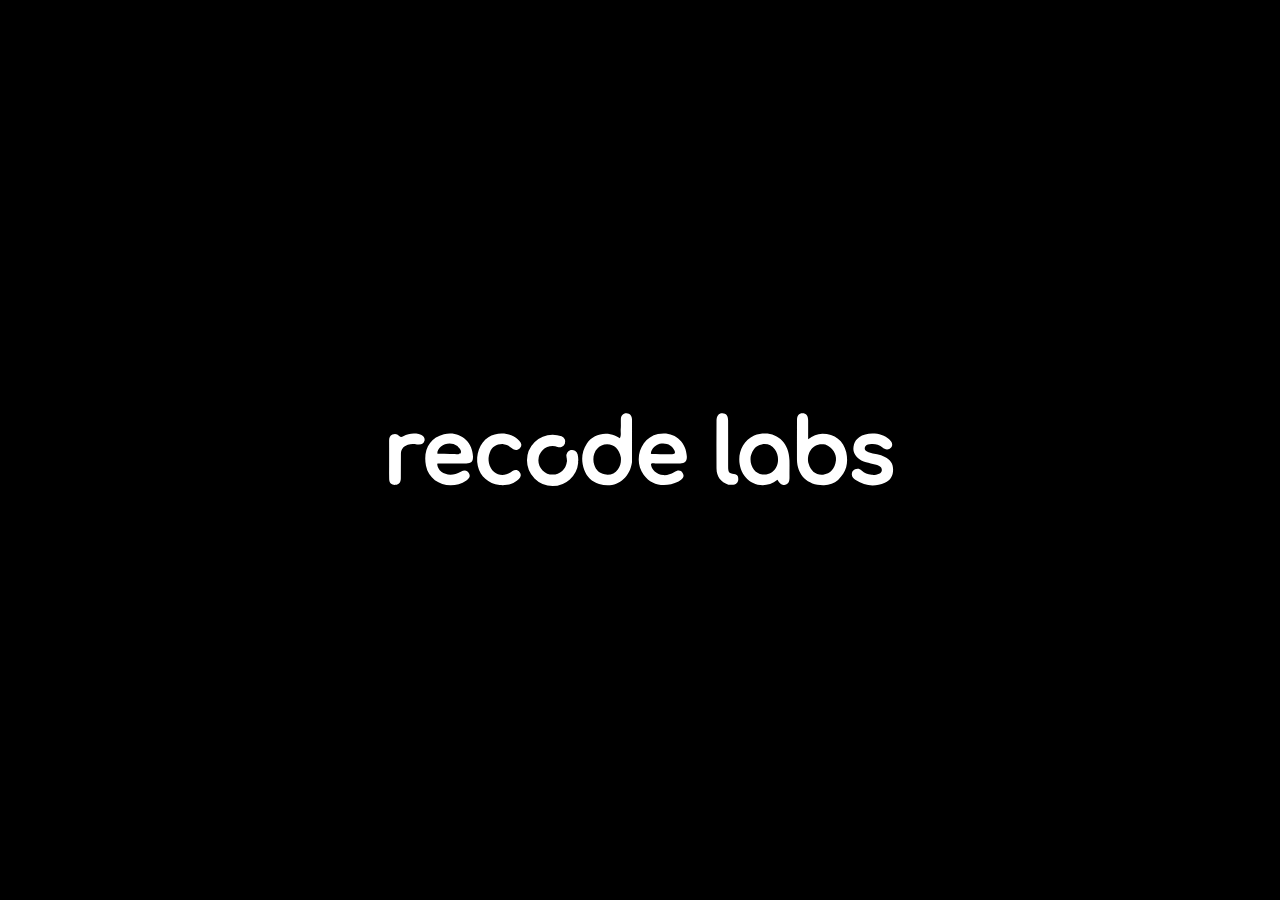
<file: effects/ribbon.html>
<!-- ABOUTME: Ribbon animation effect for Recode Labs -->
<!-- ABOUTME: Animates SVG ribbon paths with GSAP masking effects -->
<!doctype html>
<html lang="en">
    <head>
        <meta charset="UTF-8" />
        <meta name="viewport" content="width=device-width, initial-scale=1.0" />
        <title>Recode Labs - Ribbon</title>
        <link href="https://fonts.googleapis.com/css2?family=IBM+Plex+Mono:wght@400&display=swap" rel="stylesheet">
        <script src="https://cdnjs.cloudflare.com/ajax/libs/gsap/3.12.2/gsap.min.js"></script>
        <style>
            * {
                margin: 0;
                padding: 0;
                box-sizing: border-box;
            }

            body {
                background: black;
                overflow: hidden;
                margin: 0;
                min-height: 100vh;
                display: flex;
                justify-content: center;
                align-items: center;
            }

            .background-svg {
                position: fixed;
                top: 0;
                left: 0;
                width: 100vw;
                height: 100vh;
                opacity: 0;
                z-index: 0;
            }

            .container {
                position: relative;
                z-index: 1;
                display: flex;
                flex-direction: column;
                align-items: center;
                gap: 20px;
            }

            .logo {
                width: 40vw;
                height: auto;
            }

            </style>
    </head>
    <body>
        <div id="svgContainer"></div>
        <div class="container">
            <object
                type="image/svg+xml"
                data="../image/recodelabs.svg"
                class="logo"
                id="logo"
            ></object>
        </div>
        <script>
            fetch("../image/ribbons.svg")
                .then((response) => response.text())
                .then((svgText) => {
                    const container = document.getElementById("svgContainer");
                    container.innerHTML = svgText;

                    const svg = container.querySelector("svg");
                    svg.classList.add("background-svg");

                    const paths = svg.querySelectorAll("path");
                    let defs = svg.querySelector("defs");
                    const xmlns = "http://www.w3.org/2000/svg";

                    if (!defs) {
                        defs = document.createElementNS(xmlns, "defs");
                        svg.insertBefore(defs, svg.firstChild);
                    }

                    paths.forEach((p, i) => {
                        const clone = p.cloneNode();
                        clone.setAttribute("stroke-dasharray", "");
                        clone.setAttribute("stroke", "white");
                        const mask = document.createElementNS(xmlns, "mask");
                        mask.setAttribute("id", `id-${i}`);
                        mask.appendChild(clone);
                        defs.appendChild(mask);
                        p.setAttribute("mask", `url(#id-${i})`);
                        gsap.set(clone, {
                            strokeDasharray: () => clone.getTotalLength(),
                            strokeDashoffset: () => clone.getTotalLength(),
                        });
                        gsap.to(clone, {
                            duration: 20,
                            delay: i * 0.1,
                            repeat: -1,
                            strokeDashoffset: clone.getTotalLength() * 3,
                            ease: "power1.inOut",
                        });
                        gsap.to(p, {
                            duration: 20,
                            repeat: -1,
                            strokeDashoffset: clone.getTotalLength() * 0.4,
                            ease: "none",
                        });
                    });

                    svg.style.opacity = 1;
                })
                .catch((err) =>
                    console.error("Failed to load ribbons.svg:", err),
                );
        </script>
        <script src="logo-setup.js"></script>
        <script>
            setupLogo("logo", "white");

            // Twitch timer
            setInterval(function () {
                var logo = document.getElementById("logo");
                if (logo && logo.contentDocument) {
                    var o = logo.contentDocument.getElementById("reload-o");
                    if (o) {
                        o.style.transition = "transform 0.1s ease-in-out";
                        o.style.transform = "rotate(15deg)";
                        setTimeout(function () {
                            o.style.transform = "rotate(-10deg)";
                            setTimeout(function () {
                                o.style.transform = "rotate(5deg)";
                                setTimeout(function () {
                                    o.style.transform = "rotate(0deg)";
                                }, 100);
                            }, 100);
                        }, 100);
                    }
                }
            }, 7000);
        </script>
    </body>
</html>
</file>
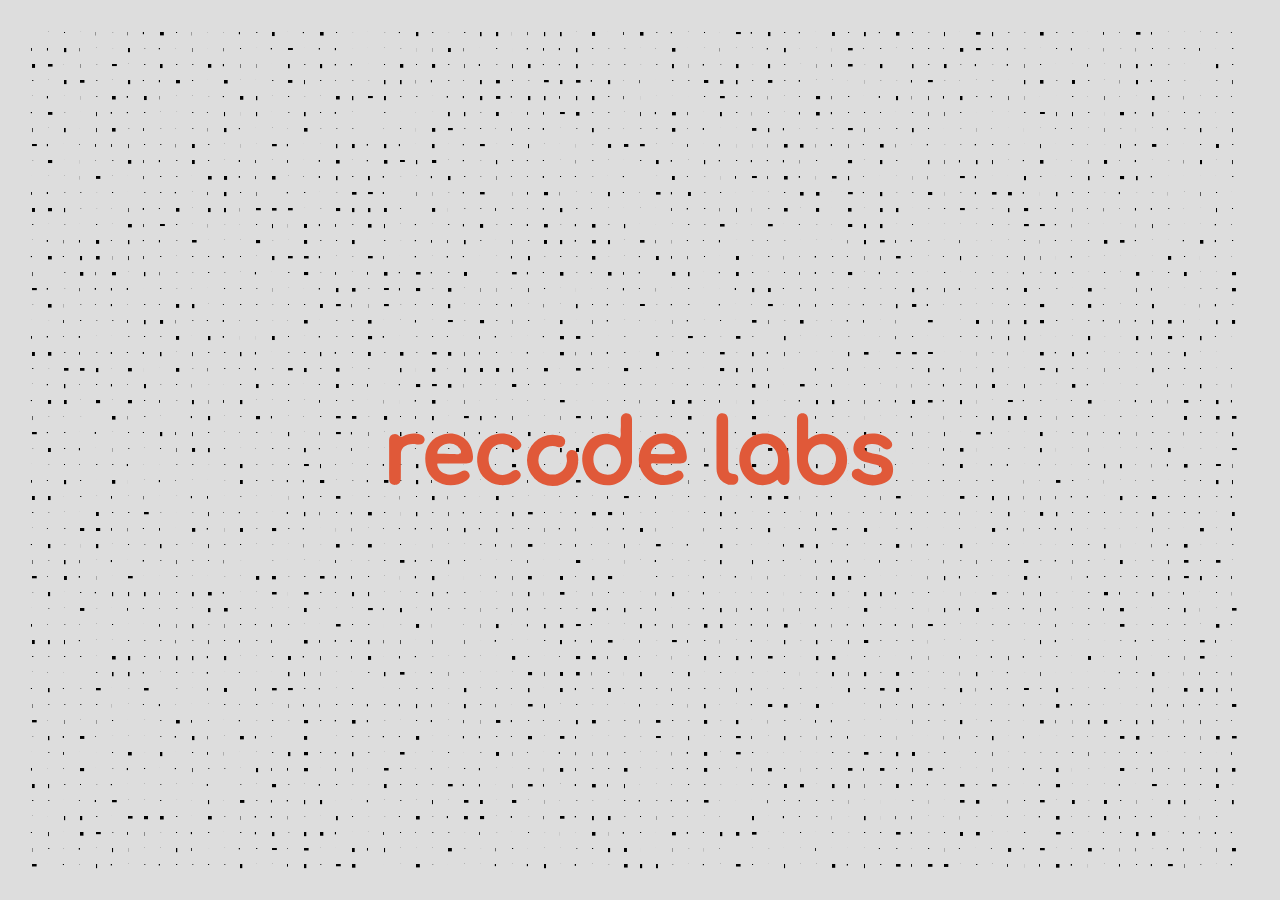
<file: effects/rotating-squares.html>
<!-- ABOUTME: Rotating squares animation effect for Recode Labs -->
<!-- ABOUTME: Canvas-based animation with pseudo-random rotating rectangles -->
<!doctype html>
<html lang="en">
    <head>
        <meta charset="UTF-8" />
        <meta name="viewport" content="width=device-width, initial-scale=1.0" />
        <title>Recode Labs - Rotating Squares</title>
        <link href="https://fonts.googleapis.com/css2?family=IBM+Plex+Mono:wght@400&display=swap" rel="stylesheet">
        <style>
            * {
                margin: 0;
                padding: 0;
                box-sizing: border-box;
            }

            html,
            body {
                width: 100%;
                height: 100%;
                background: #ddd;
                display: flex;
                justify-content: center;
                align-items: center;
            }

            canvas {
                position: fixed;
                top: 0;
                left: 0;
                width: 100%;
                height: 100%;
                z-index: 0;
            }

            .container {
                position: relative;
                z-index: 1;
                display: flex;
                flex-direction: column;
                align-items: center;
                gap: 20px;
            }

            .logo {
                width: 40vw;
                height: auto;
            }

            .logo path,
            .logo polygon {
                fill: #e05939;
            }

            .logo .letter-o {
                cursor: pointer;
                transform-origin: 405px 302px;
                transition: transform 0.3s ease;
            }

            .logo .letter-o:hover {
                transform: rotate(45deg);
            }

            .logo .letter-o.spinning {
                animation: spin 0.5s ease-in-out;
            }

            @keyframes spin {
                from {
                    transform: rotate(0deg);
                }
                to {
                    transform: rotate(360deg);
                }
            }

            .remix-btn {
                background: transparent;
                border: none;
                cursor: pointer;
                padding: 10px;
                opacity: 0.7;
                transition:
                    opacity 0.3s,
                    transform 0.3s;
            }

            .remix-btn:hover {
                opacity: 1;
                transform: rotate(180deg);
            }

            .remix-btn svg {
                width: 32px;
                height: 32px;
                fill: #e05939;
            }

            </style>
    </head>
    <body>
        <canvas></canvas>
        <div class="container">
            <object
                type="image/svg+xml"
                data="../image/recodelabs.svg"
                class="logo"
                id="logo"
            ></object>
        </div>
        <script>
            const canvas = document.querySelector("canvas");
            const cx = canvas.getContext("2d");

            const INCREMENT = 12345;
            const MULTIPLIER = 1103515245;
            const MODULUS = Math.pow(2, 31);

            const stepX = 16;
            const stepY = 16;
            const sizeX = 1;
            const sizeY = 1;
            const marginTop = 32;
            const marginBottom = 32;
            const marginLeft = 32;
            const marginRight = 32;

            let frameID;

            function lcg(x, c = INCREMENT, a = MULTIPLIER, m = MODULUS) {
                return (a * x + c) % m;
            }

            function createRandom(initialSeed = 0) {
                let seed = initialSeed;
                return {
                    get currentSeed() {
                        return seed;
                    },
                    reset(newSeed) {
                        seed = newSeed;
                    },
                    get() {
                        seed = lcg(seed);
                        return seed / MODULUS;
                    },
                };
            }

            const random = createRandom();

            function frame(frameTime) {
                cx.clearRect(0, 0, cx.canvas.width, cx.canvas.height);
                for (
                    let y = marginTop;
                    y < cx.canvas.height - marginBottom;
                    y += stepY
                ) {
                    random.reset(y);
                    for (
                        let x = marginLeft;
                        x < cx.canvas.width - marginRight;
                        x += stepX
                    ) {
                        const randomValue = random.get();
                        const distX = randomValue * 4;
                        const distY = randomValue * 4;
                        const phase = randomValue * Math.PI * 2;
                        cx.fillStyle = "#000";
                        cx.fillRect(
                            x,
                            y,
                            sizeX + Math.sin(phase + frameTime / 1000) * distX,
                            sizeY + Math.cos(phase + frameTime / 1000) * distY,
                        );
                    }
                }
                frameID = window.requestAnimationFrame(frame);
            }

            function resize() {
                canvas.width = canvas.clientWidth;
                canvas.height = canvas.clientHeight;
            }

            function start() {
                window.addEventListener("resize", resize);
                window.dispatchEvent(new Event("resize"));
                frameID = window.requestAnimationFrame(frame);
            }

            start();
        </script>
        <script src="logo-setup.js"></script>
        <script>
            setupLogo("logo", "#e05939");

            // Twitch timer
            setInterval(function () {
                var logo = document.getElementById("logo");
                if (logo && logo.contentDocument) {
                    var o = logo.contentDocument.getElementById("reload-o");
                    if (o) {
                        o.style.transition = "transform 0.1s ease-in-out";
                        o.style.transform = "rotate(15deg)";
                        setTimeout(function () {
                            o.style.transform = "rotate(-10deg)";
                            setTimeout(function () {
                                o.style.transform = "rotate(5deg)";
                                setTimeout(function () {
                                    o.style.transform = "rotate(0deg)";
                                }, 100);
                            }, 100);
                        }, 100);
                    }
                }
            }, 7000);
        </script>
    </body>
</html>
</file>
<file: tokens.css>
/* ==========================================================================
   RECODE LABS — DESIGN TOKENS
   Applied AI lab for global development.
   Aesthetic: survey map — contour lines, coordinates, legend marks.
   ========================================================================== */

@import url('https://fonts.googleapis.com/css2?family=Barlow+Condensed:ital,wght@0,500;0,600;0,700;1,500&family=Barlow:wght@400;500;600;700&family=Red+Hat+Mono:wght@400;500;600&display=swap');

:root {
  /* --- COLOR -------------------------------------------------------------- */

  /* Survey paper — cool sage. Names kept from the earlier palette so existing rules still resolve. */
  --bone-50:  #F6F8F5;   /* page */
  --bone-100: #FCFDFB;   /* raised sheet */
  --bone-200: #E6ECE8;   /* hairline tint */
  --bone-300: #CDD7D1;   /* muted line */

  /* Green-black ink */
  --ink-900: #14211D;   /* text */
  --ink-800: #1C2C27;
  --ink-700: #2C3A35;
  --ink-600: #43514C;   /* secondary text */
  --ink-500: #56635E;   /* tertiary text */
  --ink-400: #5F6D67;   /* captions */
  --ink-300: #9AA8A1;   /* disabled, labels on dark */
  --ink-200: #C9D3CE;   /* dividers on dark */

  /* Survey orange — the single accent, used for markers */
  --signal-50:  #FCEDE5;
  --signal-100: #F8D5C3;
  --signal-300: #F09A70;
  --signal-500: #E2571C;  /* brand accent */
  --signal-600: #C94912;
  --signal-700: #A63C0C;  /* accent text on light ground */

  /* Contour green */
  --contour:    #2E5A4C;

  /* Functional */
  --ok:    #2E6450;
  --warn:  #A87A1F;
  --error: #B3382A;

  /* Semantic */
  --color-bg:              var(--bone-50);
  --color-surface:         var(--bone-100);
  --color-surface-sunk:    var(--bone-200);
  --color-text:            var(--ink-900);
  --color-text-secondary:  var(--ink-600);
  --color-text-muted:      var(--ink-500);
  --color-text-caption:    var(--ink-400);
  --color-line:            var(--ink-900);       /* primary line */
  --color-line-hairline:   rgba(20,33,29,0.2);   /* grid / construction */
  --color-line-ghost:      rgba(20,33,29,0.08);  /* sub-grid */
  --color-accent:          var(--signal-500);
  --color-accent-ink:      var(--signal-700);

  /* --- TYPE --------------------------------------------------------------- */

  --font-display: 'Barlow Condensed', 'Arial Narrow', 'Helvetica Neue', Arial, sans-serif;
  --font-serif:   'Barlow Condensed', 'Arial Narrow', 'Helvetica Neue', Arial, sans-serif;
  --font-sans:    'Barlow', ui-sans-serif, -apple-system, 'Helvetica Neue', Arial, sans-serif;
  --font-mono:    'Red Hat Mono', ui-monospace, 'SF Mono', Menlo, Consolas, monospace;

  /* Type scale — editorial + technical. Line heights optimized for density. */
  --fs-caption:  11px;   /* drafting label, all-caps */
  --fs-micro:    12px;
  --fs-xs:       13px;
  --fs-sm:       14px;
  --fs-base:     16px;
  --fs-md:       18px;
  --fs-lg:       22px;
  --fs-xl:       28px;
  --fs-2xl:      40px;
  --fs-3xl:      56px;
  --fs-4xl:      80px;
  --fs-5xl:      120px;

  --lh-tight:    1.04;
  --lh-snug:     1.18;
  --lh-normal:   1.45;
  --lh-loose:    1.7;

  --tr-wide:     0.14em;  /* all-caps labels */
  --tr-mid:      0.04em;
  --tr-tight:    -0.015em;
  --tr-display:  -0.005em; /* condensed display needs almost no negative tracking */

  /* --- GRID & SPACING ---------------------------------------------------- */

  --grid-base: 8px;
  --s-0: 0;
  --s-1: 4px;
  --s-2: 8px;
  --s-3: 12px;
  --s-4: 16px;
  --s-5: 24px;
  --s-6: 32px;
  --s-7: 48px;
  --s-8: 64px;
  --s-9: 96px;
  --s-10: 128px;
  --s-11: 192px;

  --container: 1280px;
  --gutter: 24px;

  /* --- LINES & RADII ----------------------------------------------------- */

  --stroke-hair: 0.5px;
  --stroke-fine: 1px;
  --stroke-bold: 2px;

  --r-none: 0;
  --r-xs: 1px;
  --r-sm: 2px;          /* surfaces stay square */
  --r-pill: 999px;      /* buttons, tags, markers */

  /* --- SHADOWS (flat system; drop shadows are rare) ---------------------- */

  --shadow-none: none;
  --shadow-hair: 0 0 0 1px var(--color-line-hairline);
  --shadow-ink:  0 0 0 1px var(--color-line);
  --shadow-lift: 0 1px 0 var(--color-line);       /* structural, not soft */
  --shadow-page: 0 24px 48px -24px rgba(14,14,12,0.18);

  /* --- MOTION ----------------------------------------------------------- */

  --ease-draft: cubic-bezier(0.2, 0.7, 0.2, 1);
  --dur-fast:   120ms;
  --dur-base:   220ms;
  --dur-slow:   420ms;
}

/* --- Base element defaults ------------------------------------------------ */

html, body {
  background: var(--color-bg);
  color: var(--color-text);
  font-family: var(--font-sans);
  font-size: var(--fs-base);
  line-height: var(--lh-normal);
  -webkit-font-smoothing: antialiased;
  text-rendering: optimizeLegibility;
}

/* Reusable primitives ------------------------------------------------------ */

.rl-label {
  font-family: var(--font-mono);
  font-size: var(--fs-caption);
  font-weight: 500;
  letter-spacing: var(--tr-wide);
  text-transform: uppercase;
  color: var(--color-text-secondary);
}

.rl-mono {
  font-family: var(--font-mono);
  font-feature-settings: "ss01", "ss02";
}

.rl-serif {
  font-family: var(--font-display);
  font-weight: 700;
  letter-spacing: var(--tr-display);
}

.rl-editorial {
  font-family: var(--font-serif);
  font-weight: 400;
  letter-spacing: var(--tr-display);
}

.rl-rule {
  border: 0;
  border-top: 1px solid var(--color-line);
  margin: 0;
}

.rl-hairline {
  border: 0;
  border-top: 1px solid var(--color-line-hairline);
  margin: 0;
}

/* Blueprint grid background — reusable on any block */
.rl-grid-bg {
  background-image:
    linear-gradient(to right, var(--color-line-ghost) 1px, transparent 1px),
    linear-gradient(to bottom, var(--color-line-ghost) 1px, transparent 1px);
  background-size: 24px 24px;
}
.rl-grid-bg--fine {
  background-image:
    linear-gradient(to right, var(--color-line-ghost) 1px, transparent 1px),
    linear-gradient(to bottom, var(--color-line-ghost) 1px, transparent 1px);
  background-size: 8px 8px;
}

/* Corner tick marks used throughout — apply with .rl-ticks wrapper */
.rl-ticks { position: relative; }
.rl-ticks::before,
.rl-ticks::after,
.rl-ticks > .rl-tick-tl,
.rl-ticks > .rl-tick-tr,
.rl-ticks > .rl-tick-bl,
.rl-ticks > .rl-tick-br { display: none; }
</file>
<file: site.css>
/* ==========================================================================
   RECODE LABS — SHARED SITE STYLES
   Common chrome (nav, buttons, footer, blueprint primitives) for all pages.
   Page-specific layout stays inline in each .html file.
   ========================================================================== */

body { margin: 0; background: var(--bone-50); }
.wrap { max-width: 1280px; margin: 0 auto; padding: 0 80px; }
h1, h2, h3, h4, p { margin: 0; }
a { color: inherit; }

/* NAV */
.nav { display: flex; align-items: center; justify-content: space-between; padding: 20px 0; border-bottom: 1px solid var(--ink-900); position: relative; z-index: 2; background: var(--bone-50); }
.brand { display: flex; align-items: center; gap: 14px; }
.logo-link { display: inline-block; line-height: 0; }
.logo { display: block; height: 34px; width: auto; }
.brand .meta { font-family: var(--font-mono); font-size: 10px; letter-spacing: 0.14em; text-transform: uppercase; color: var(--color-text-secondary); border-left: 1px solid var(--color-line-hairline); padding-left: 14px; line-height: 1.3; }
.navlinks { display: flex; gap: 28px; align-items: center; }
.navlinks a:not(.btn) { text-decoration: none; color: var(--ink-900); font-family: var(--font-display); font-size: 17px; font-weight: 600; letter-spacing: 0.06em; text-transform: uppercase; position: relative; }
.navlinks a.active:not(.btn)::before { content: ''; position: absolute; left: -12px; top: 8px; width: 6px; height: 6px; border-radius: 50%; background: var(--signal-500); }

/* Buttons */
.btn { display: inline-flex; align-items: center; gap: 10px; padding: 10px 18px; font-family: var(--font-sans); font-size: 14px; font-weight: 600; border: 1px solid var(--ink-900); background: var(--ink-900); color: var(--bone-50); cursor: pointer; border-radius: var(--r-pill); text-decoration: none; }
.btn:hover { color: var(--bone-50); }
.btn.ghost { background: var(--bone-50); color: var(--ink-900); }
.btn.ghost:hover { color: var(--ink-900); }
.btn svg { stroke: currentColor; fill: none; }

/* Footer rule */
.foot-bot { display: flex; justify-content: space-between; padding: 20px 0; border-top: 1px solid var(--ink-900); font-family: var(--font-mono); font-size: 10px; letter-spacing: 0.14em; text-transform: uppercase; color: var(--color-text-secondary); }
.foot-bot .r { color: var(--signal-500); }

/* Contour backgrounds (survey-map look) */
.contours { position: relative; isolation: isolate; }
.contours::before { content: ''; position: absolute; inset: 0; z-index: -1; pointer-events: none; background: url(assets/contours.svg?v=2) no-repeat center / cover;
  -webkit-mask-image: linear-gradient(to right, rgba(0,0,0,0.25) 20%, #000 60%), linear-gradient(to bottom, #000 70%, transparent); -webkit-mask-composite: source-in;
  mask-image: linear-gradient(to right, rgba(0,0,0,0.25) 20%, #000 60%), linear-gradient(to bottom, #000 70%, transparent); mask-composite: intersect; }
.contours-light { background: url(assets/contours-light.svg?v=2) no-repeat center / cover; }
.dot { border-radius: 50%; }

/* Diagram primitives */
.bp-stroke { stroke: var(--ink-900); stroke-width: 1.25; fill: none; }
.bp-thin { stroke: var(--ink-900); stroke-width: 0.75; fill: none; stroke-dasharray: 2 3; }
.bp-signal { stroke: var(--signal-500); stroke-width: 1.5; fill: none; }
.bp-signal-fill { fill: var(--signal-500); }
.bp-label { font-family: var(--font-mono); font-size: 9px; letter-spacing: 0.1em; text-transform: uppercase; fill: var(--color-text-secondary); }
.bp-num { font-family: var(--font-mono); font-size: 10px; fill: var(--ink-900); }
.bp-title { font-family: var(--font-display); font-size: 13px; fill: var(--ink-900); }

/* Plates (mono spec stack at top-right of hero/page-head) */
.plates { position: absolute; top: 72px; right: 80px; display: flex; flex-direction: column; gap: 8px; align-items: flex-end; font-family: var(--font-mono); font-size: 10px; line-height: 1; letter-spacing: 0.14em; color: var(--color-text-secondary); text-transform: uppercase; white-space: nowrap; }

/* ==========================================================================
   RESPONSIVE
   ========================================================================== */

@media (max-width: 960px) {
  .wrap { padding: 0 40px; }
  .plates { right: 40px; }
}

@media (max-width: 640px) {
  .wrap { padding: 0 20px; }
  .nav { padding: 14px 0; flex-wrap: wrap; gap: 12px; }
  .brand .meta { display: none; }
  .logo { height: 30px; }
  .navlinks { gap: 16px; flex-wrap: wrap; }
  .navlinks a:not(.btn) { font-size: 13px; }
  .navlinks a.btn { padding: 8px 12px; font-size: 12px; }
  .plates { display: none; }
  .contours::before { background-position: 70% top; }
  .foot-bot { flex-direction: column; gap: 8px; align-items: flex-start; padding: 16px 0; font-size: 9px; }
}
</file>
